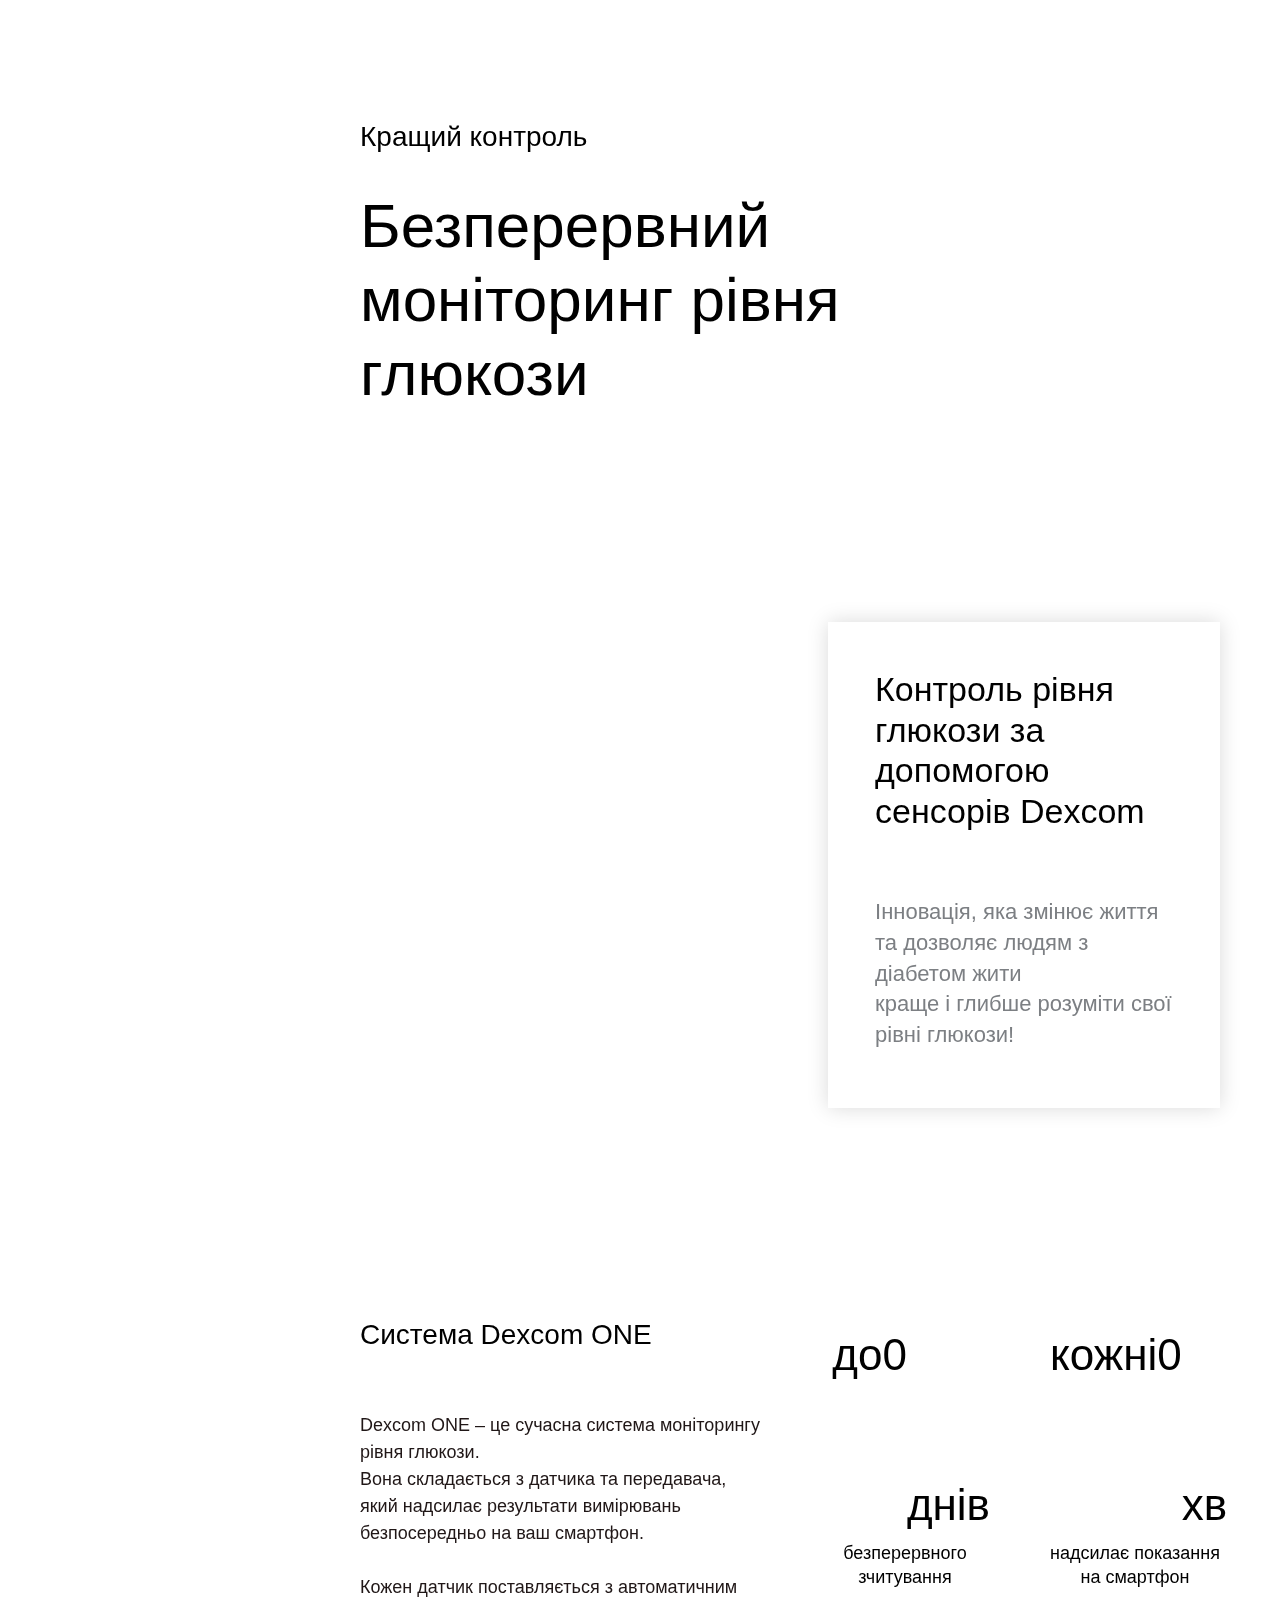
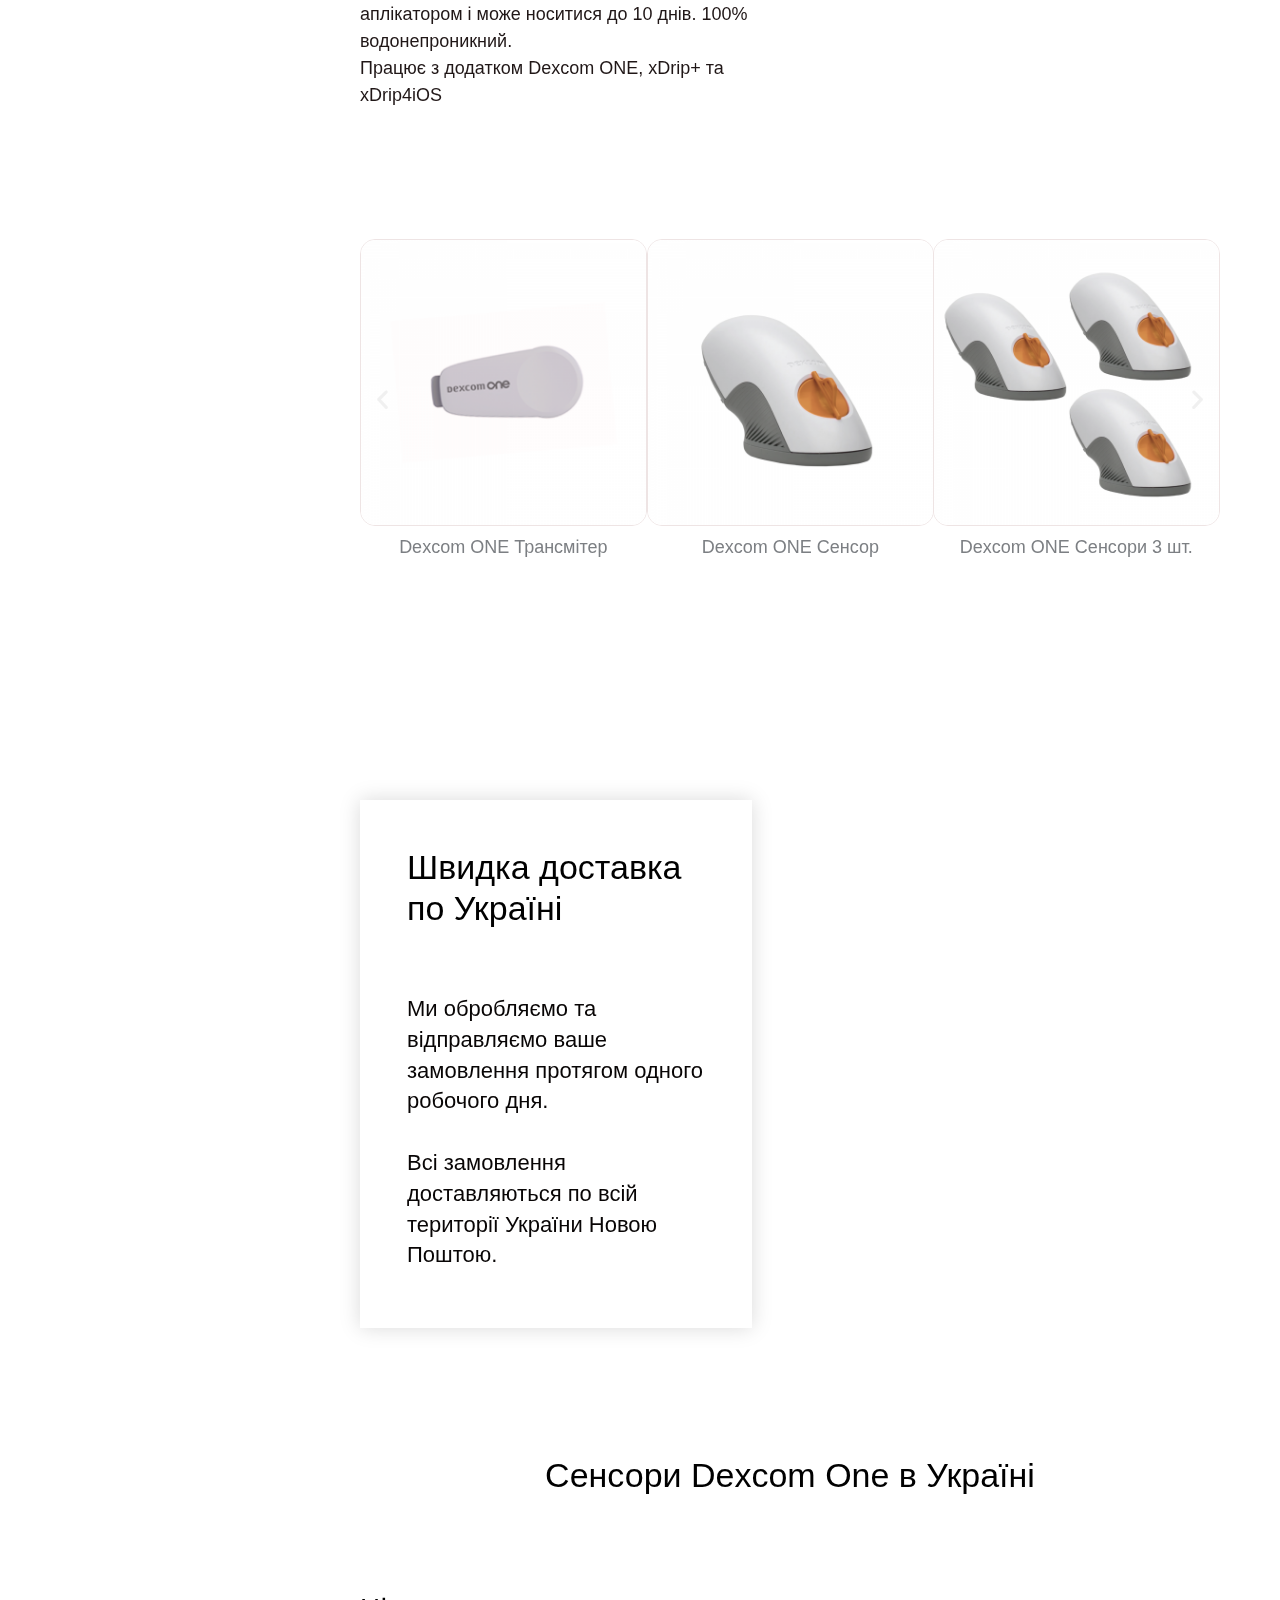
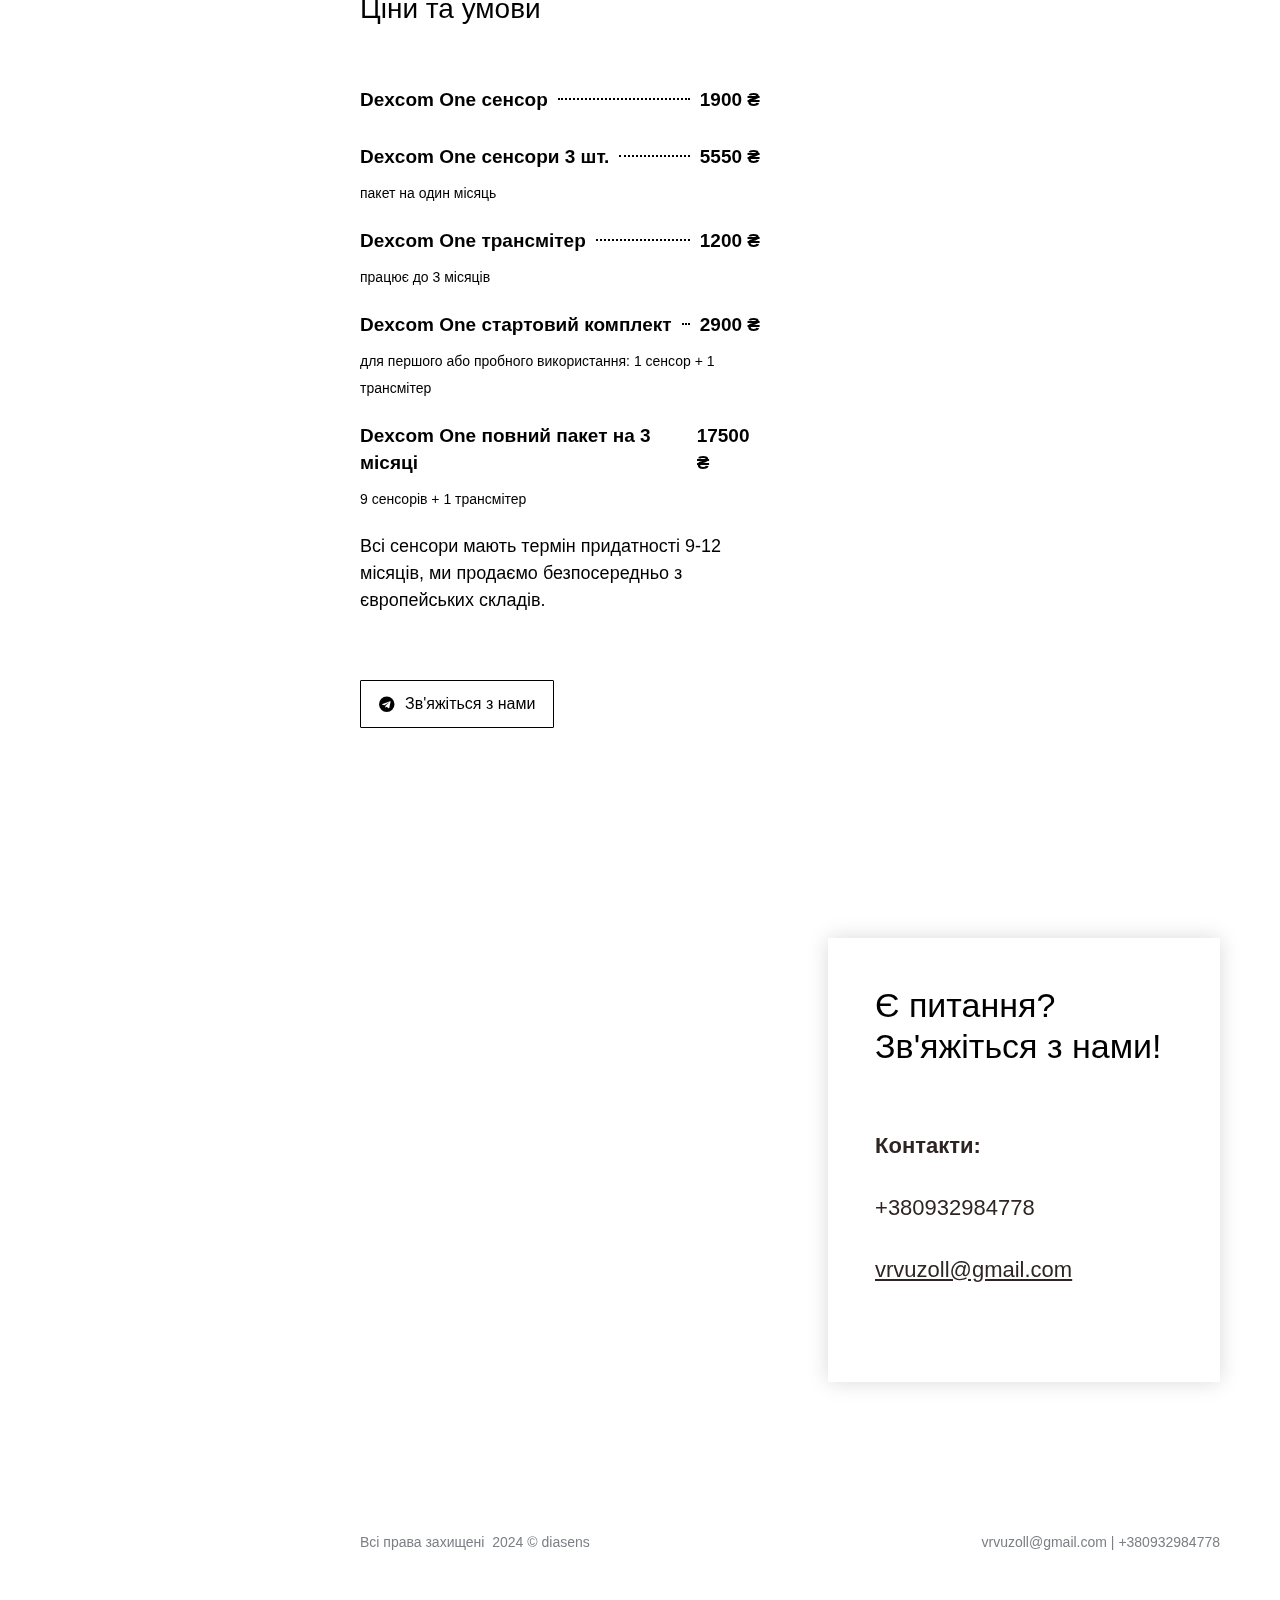
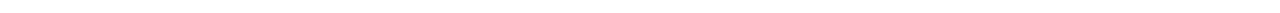
<file: index.htm>
﻿<!DOCTYPE html>
<!--[if !(IE 6) | !(IE 7) | !(IE 8)]><!-->
<html lang="en-GB" class="no-js">
  <!--<![endif]-->
  <head>
    <meta charset="UTF-8" />
    <meta
      name="viewport"
      content="width=device-width, initial-scale=1, maximum-scale=1, user-scalable=0"
    />
    <link rel="profile" href="https://gmpg.org/xfn/11" />
    <title>diasens — Сенсори Dexcom One в Україні</title>
    <meta name="robots" content="max-image-preview:large" />
    <link rel="dns-prefetch" href="//cdnjs.cloudflare.com" />
    <link
      rel="alternate"
      type="application/rss+xml"
      title="diasens — Сенсори Dexcom One в Україні &raquo; Feed"
      href="index.php/feed/index.htm"
    />
    <link
      rel="alternate"
      type="application/rss+xml"
      title="diasens — Сенсори Dexcom One в Україні &raquo; Comments Feed"
      href="index.php/comments/feed/index.htm"
    />
    <script type="text/javascript">
      /* <![CDATA[ */
      window._wpemojiSettings = {
        baseUrl: "https:\/\/s.w.org\/images\/core\/emoji\/15.0.3\/72x72\/",
        ext: ".png",
        svgUrl: "https:\/\/s.w.org\/images\/core\/emoji\/15.0.3\/svg\/",
        svgExt: ".svg",
        source: {
          concatemoji:
            "https:\/\/diasens.co.ua\/wp-includes\/js\/wp-emoji-release.min.js?ver=6.5.5",
        },
      };
      /*! This file is auto-generated */
      !(function (i, n) {
        var o, s, e;
        function c(e) {
          try {
            var t = { supportTests: e, timestamp: new Date().valueOf() };
            sessionStorage.setItem(o, JSON.stringify(t));
          } catch (e) {}
        }
        function p(e, t, n) {
          e.clearRect(0, 0, e.canvas.width, e.canvas.height),
            e.fillText(t, 0, 0);
          var t = new Uint32Array(
              e.getImageData(0, 0, e.canvas.width, e.canvas.height).data
            ),
            r =
              (e.clearRect(0, 0, e.canvas.width, e.canvas.height),
              e.fillText(n, 0, 0),
              new Uint32Array(
                e.getImageData(0, 0, e.canvas.width, e.canvas.height).data
              ));
          return t.every(function (e, t) {
            return e === r[t];
          });
        }
        function u(e, t, n) {
          switch (t) {
            case "flag":
              return n(
                e,
                "\ud83c\udff3\ufe0f\u200d\u26a7\ufe0f",
                "\ud83c\udff3\ufe0f\u200b\u26a7\ufe0f"
              )
                ? !1
                : !n(
                    e,
                    "\ud83c\uddfa\ud83c\uddf3",
                    "\ud83c\uddfa\u200b\ud83c\uddf3"
                  ) &&
                    !n(
                      e,
                      "\ud83c\udff4\udb40\udc67\udb40\udc62\udb40\udc65\udb40\udc6e\udb40\udc67\udb40\udc7f",
                      "\ud83c\udff4\u200b\udb40\udc67\u200b\udb40\udc62\u200b\udb40\udc65\u200b\udb40\udc6e\u200b\udb40\udc67\u200b\udb40\udc7f"
                    );
            case "emoji":
              return !n(
                e,
                "\ud83d\udc26\u200d\u2b1b",
                "\ud83d\udc26\u200b\u2b1b"
              );
          }
          return !1;
        }
        function f(e, t, n) {
          var r =
              "undefined" != typeof WorkerGlobalScope &&
              self instanceof WorkerGlobalScope
                ? new OffscreenCanvas(300, 150)
                : i.createElement("canvas"),
            a = r.getContext("2d", { willReadFrequently: !0 }),
            o = ((a.textBaseline = "top"), (a.font = "600 32px Arial"), {});
          return (
            e.forEach(function (e) {
              o[e] = t(a, e, n);
            }),
            o
          );
        }
        function t(e) {
          var t = i.createElement("script");
          (t.src = e), (t.defer = !0), i.head.appendChild(t);
        }
        "undefined" != typeof Promise &&
          ((o = "wpEmojiSettingsSupports"),
          (s = ["flag", "emoji"]),
          (n.supports = { everything: !0, everythingExceptFlag: !0 }),
          (e = new Promise(function (e) {
            i.addEventListener("DOMContentLoaded", e, { once: !0 });
          })),
          new Promise(function (t) {
            var n = (function () {
              try {
                var e = JSON.parse(sessionStorage.getItem(o));
                if (
                  "object" == typeof e &&
                  "number" == typeof e.timestamp &&
                  new Date().valueOf() < e.timestamp + 604800 &&
                  "object" == typeof e.supportTests
                )
                  return e.supportTests;
              } catch (e) {}
              return null;
            })();
            if (!n) {
              if (
                "undefined" != typeof Worker &&
                "undefined" != typeof OffscreenCanvas &&
                "undefined" != typeof URL &&
                URL.createObjectURL &&
                "undefined" != typeof Blob
              )
                try {
                  var e =
                      "postMessage(" +
                      f.toString() +
                      "(" +
                      [JSON.stringify(s), u.toString(), p.toString()].join(
                        ","
                      ) +
                      "));",
                    r = new Blob([e], { type: "text/javascript" }),
                    a = new Worker(URL.createObjectURL(r), {
                      name: "wpTestEmojiSupports",
                    });
                  return void (a.onmessage = function (e) {
                    c((n = e.data)), a.terminate(), t(n);
                  });
                } catch (e) {}
              c((n = f(s, u, p)));
            }
            t(n);
          })
            .then(function (e) {
              for (var t in e)
                (n.supports[t] = e[t]),
                  (n.supports.everything =
                    n.supports.everything && n.supports[t]),
                  "flag" !== t &&
                    (n.supports.everythingExceptFlag =
                      n.supports.everythingExceptFlag && n.supports[t]);
              (n.supports.everythingExceptFlag =
                n.supports.everythingExceptFlag && !n.supports.flag),
                (n.DOMReady = !1),
                (n.readyCallback = function () {
                  n.DOMReady = !0;
                });
            })
            .then(function () {
              return e;
            })
            .then(function () {
              var e;
              n.supports.everything ||
                (n.readyCallback(),
                (e = n.source || {}).concatemoji
                  ? t(e.concatemoji)
                  : e.wpemoji && e.twemoji && (t(e.twemoji), t(e.wpemoji)));
            }));
      })((window, document), window._wpemojiSettings);
      /* ]]> */
    </script>
    <style id="wp-emoji-styles-inline-css" type="text/css">
      img.wp-smiley,
      img.emoji {
        display: inline !important;
        border: none !important;
        box-shadow: none !important;
        height: 1em !important;
        width: 1em !important;
        margin: 0 0.07em !important;
        vertical-align: -0.1em !important;
        background: none !important;
        padding: 0 !important;
      }
    </style>
    <link
      rel="stylesheet"
      id="wp-block-library-css"
      href="wp-includes/css/dist/block-library/style.min.css?ver=6.5.5"
      type="text/css"
      media="all"
    />
    <style id="wp-block-library-theme-inline-css" type="text/css">
      .wp-block-audio figcaption {
        color: #555;
        font-size: 13px;
        text-align: center;
      }
      .is-dark-theme .wp-block-audio figcaption {
        color: #ffffffa6;
      }
      .wp-block-audio {
        margin: 0 0 1em;
      }
      .wp-block-code {
        border: 1px solid #ccc;
        border-radius: 4px;
        font-family: Menlo, Consolas, monaco, monospace;
        padding: 0.8em 1em;
      }
      .wp-block-embed figcaption {
        color: #555;
        font-size: 13px;
        text-align: center;
      }
      .is-dark-theme .wp-block-embed figcaption {
        color: #ffffffa6;
      }
      .wp-block-embed {
        margin: 0 0 1em;
      }
      .blocks-gallery-caption {
        color: #555;
        font-size: 13px;
        text-align: center;
      }
      .is-dark-theme .blocks-gallery-caption {
        color: #ffffffa6;
      }
      .wp-block-image figcaption {
        color: #555;
        font-size: 13px;
        text-align: center;
      }
      .is-dark-theme .wp-block-image figcaption {
        color: #ffffffa6;
      }
      .wp-block-image {
        margin: 0 0 1em;
      }
      .wp-block-pullquote {
        border-bottom: 4px solid;
        border-top: 4px solid;
        color: currentColor;
        margin-bottom: 1.75em;
      }
      .wp-block-pullquote cite,
      .wp-block-pullquote footer,
      .wp-block-pullquote__citation {
        color: currentColor;
        font-size: 0.8125em;
        font-style: normal;
        text-transform: uppercase;
      }
      .wp-block-quote {
        border-left: 0.25em solid;
        margin: 0 0 1.75em;
        padding-left: 1em;
      }
      .wp-block-quote cite,
      .wp-block-quote footer {
        color: currentColor;
        font-size: 0.8125em;
        font-style: normal;
        position: relative;
      }
      .wp-block-quote.has-text-align-right {
        border-left: none;
        border-right: 0.25em solid;
        padding-left: 0;
        padding-right: 1em;
      }
      .wp-block-quote.has-text-align-center {
        border: none;
        padding-left: 0;
      }
      .wp-block-quote.is-large,
      .wp-block-quote.is-style-large,
      .wp-block-quote.is-style-plain {
        border: none;
      }
      .wp-block-search .wp-block-search__label {
        font-weight: 700;
      }
      .wp-block-search__button {
        border: 1px solid #ccc;
        padding: 0.375em 0.625em;
      }
      :where(.wp-block-group.has-background) {
        padding: 1.25em 2.375em;
      }
      .wp-block-separator.has-css-opacity {
        opacity: 0.4;
      }
      .wp-block-separator {
        border: none;
        border-bottom: 2px solid;
        margin-left: auto;
        margin-right: auto;
      }
      .wp-block-separator.has-alpha-channel-opacity {
        opacity: 1;
      }
      .wp-block-separator:not(.is-style-wide):not(.is-style-dots) {
        width: 100px;
      }
      .wp-block-separator.has-background:not(.is-style-dots) {
        border-bottom: none;
        height: 1px;
      }
      .wp-block-separator.has-background:not(.is-style-wide):not(
          .is-style-dots
        ) {
        height: 2px;
      }
      .wp-block-table {
        margin: 0 0 1em;
      }
      .wp-block-table td,
      .wp-block-table th {
        word-break: normal;
      }
      .wp-block-table figcaption {
        color: #555;
        font-size: 13px;
        text-align: center;
      }
      .is-dark-theme .wp-block-table figcaption {
        color: #ffffffa6;
      }
      .wp-block-video figcaption {
        color: #555;
        font-size: 13px;
        text-align: center;
      }
      .is-dark-theme .wp-block-video figcaption {
        color: #ffffffa6;
      }
      .wp-block-video {
        margin: 0 0 1em;
      }
      .wp-block-template-part.has-background {
        margin-bottom: 0;
        margin-top: 0;
        padding: 1.25em 2.375em;
      }
    </style>
    <style id="classic-theme-styles-inline-css" type="text/css">
      /*! This file is auto-generated */
      .wp-block-button__link {
        color: #fff;
        background-color: #32373c;
        border-radius: 9999px;
        box-shadow: none;
        text-decoration: none;
        padding: calc(0.667em + 2px) calc(1.333em + 2px);
        font-size: 1.125em;
      }
      .wp-block-file__button {
        background: #32373c;
        color: #fff;
        text-decoration: none;
      }
    </style>
    <style id="global-styles-inline-css" type="text/css">
      body {
        --wp--preset--color--black: #000000;
        --wp--preset--color--cyan-bluish-gray: #abb8c3;
        --wp--preset--color--white: #fff;
        --wp--preset--color--pale-pink: #f78da7;
        --wp--preset--color--vivid-red: #cf2e2e;
        --wp--preset--color--luminous-vivid-orange: #ff6900;
        --wp--preset--color--luminous-vivid-amber: #fcb900;
        --wp--preset--color--light-green-cyan: #7bdcb5;
        --wp--preset--color--vivid-green-cyan: #00d084;
        --wp--preset--color--pale-cyan-blue: #8ed1fc;
        --wp--preset--color--vivid-cyan-blue: #0693e3;
        --wp--preset--color--vivid-purple: #9b51e0;
        --wp--preset--color--accent: #999999;
        --wp--preset--color--dark-gray: #111;
        --wp--preset--color--light-gray: #767676;
        --wp--preset--gradient--vivid-cyan-blue-to-vivid-purple: linear-gradient(
          135deg,
          rgba(6, 147, 227, 1) 0%,
          rgb(155, 81, 224) 100%
        );
        --wp--preset--gradient--light-green-cyan-to-vivid-green-cyan: linear-gradient(
          135deg,
          rgb(122, 220, 180) 0%,
          rgb(0, 208, 130) 100%
        );
        --wp--preset--gradient--luminous-vivid-amber-to-luminous-vivid-orange: linear-gradient(
          135deg,
          rgba(252, 185, 0, 1) 0%,
          rgba(255, 105, 0, 1) 100%
        );
        --wp--preset--gradient--luminous-vivid-orange-to-vivid-red: linear-gradient(
          135deg,
          rgba(255, 105, 0, 1) 0%,
          rgb(207, 46, 46) 100%
        );
        --wp--preset--gradient--very-light-gray-to-cyan-bluish-gray: linear-gradient(
          135deg,
          rgb(238, 238, 238) 0%,
          rgb(169, 184, 195) 100%
        );
        --wp--preset--gradient--cool-to-warm-spectrum: linear-gradient(
          135deg,
          rgb(74, 234, 220) 0%,
          rgb(151, 120, 209) 20%,
          rgb(207, 42, 186) 40%,
          rgb(238, 44, 130) 60%,
          rgb(251, 105, 98) 80%,
          rgb(254, 248, 76) 100%
        );
        --wp--preset--gradient--blush-light-purple: linear-gradient(
          135deg,
          rgb(255, 206, 236) 0%,
          rgb(152, 150, 240) 100%
        );
        --wp--preset--gradient--blush-bordeaux: linear-gradient(
          135deg,
          rgb(254, 205, 165) 0%,
          rgb(254, 45, 45) 50%,
          rgb(107, 0, 62) 100%
        );
        --wp--preset--gradient--luminous-dusk: linear-gradient(
          135deg,
          rgb(255, 203, 112) 0%,
          rgb(199, 81, 192) 50%,
          rgb(65, 88, 208) 100%
        );
        --wp--preset--gradient--pale-ocean: linear-gradient(
          135deg,
          rgb(255, 245, 203) 0%,
          rgb(182, 227, 212) 50%,
          rgb(51, 167, 181) 100%
        );
        --wp--preset--gradient--electric-grass: linear-gradient(
          135deg,
          rgb(202, 248, 128) 0%,
          rgb(113, 206, 126) 100%
        );
        --wp--preset--gradient--midnight: linear-gradient(
          135deg,
          rgb(2, 3, 129) 0%,
          rgb(40, 116, 252) 100%
        );
        --wp--preset--font-size--small: 13px;
        --wp--preset--font-size--medium: 20px;
        --wp--preset--font-size--large: 36px;
        --wp--preset--font-size--x-large: 42px;
        --wp--preset--spacing--20: 0.44rem;
        --wp--preset--spacing--30: 0.67rem;
        --wp--preset--spacing--40: 1rem;
        --wp--preset--spacing--50: 1.5rem;
        --wp--preset--spacing--60: 2.25rem;
        --wp--preset--spacing--70: 3.38rem;
        --wp--preset--spacing--80: 5.06rem;
        --wp--preset--shadow--natural: 6px 6px 9px rgba(0, 0, 0, 0.2);
        --wp--preset--shadow--deep: 12px 12px 50px rgba(0, 0, 0, 0.4);
        --wp--preset--shadow--sharp: 6px 6px 0px rgba(0, 0, 0, 0.2);
        --wp--preset--shadow--outlined: 6px 6px 0px -3px rgba(255, 255, 255, 1),
          6px 6px rgba(0, 0, 0, 1);
        --wp--preset--shadow--crisp: 6px 6px 0px rgba(0, 0, 0, 1);
      }
      :where(.is-layout-flex) {
        gap: 0.5em;
      }
      :where(.is-layout-grid) {
        gap: 0.5em;
      }
      body .is-layout-flex {
        display: flex;
      }
      body .is-layout-flex {
        flex-wrap: wrap;
        align-items: center;
      }
      body .is-layout-flex > * {
        margin: 0;
      }
      body .is-layout-grid {
        display: grid;
      }
      body .is-layout-grid > * {
        margin: 0;
      }
      :where(.wp-block-columns.is-layout-flex) {
        gap: 2em;
      }
      :where(.wp-block-columns.is-layout-grid) {
        gap: 2em;
      }
      :where(.wp-block-post-template.is-layout-flex) {
        gap: 1.25em;
      }
      :where(.wp-block-post-template.is-layout-grid) {
        gap: 1.25em;
      }
      .has-black-color {
        color: var(--wp--preset--color--black) !important;
      }
      .has-cyan-bluish-gray-color {
        color: var(--wp--preset--color--cyan-bluish-gray) !important;
      }
      .has-white-color {
        color: var(--wp--preset--color--white) !important;
      }
      .has-pale-pink-color {
        color: var(--wp--preset--color--pale-pink) !important;
      }
      .has-vivid-red-color {
        color: var(--wp--preset--color--vivid-red) !important;
      }
      .has-luminous-vivid-orange-color {
        color: var(--wp--preset--color--luminous-vivid-orange) !important;
      }
      .has-luminous-vivid-amber-color {
        color: var(--wp--preset--color--luminous-vivid-amber) !important;
      }
      .has-light-green-cyan-color {
        color: var(--wp--preset--color--light-green-cyan) !important;
      }
      .has-vivid-green-cyan-color {
        color: var(--wp--preset--color--vivid-green-cyan) !important;
      }
      .has-pale-cyan-blue-color {
        color: var(--wp--preset--color--pale-cyan-blue) !important;
      }
      .has-vivid-cyan-blue-color {
        color: var(--wp--preset--color--vivid-cyan-blue) !important;
      }
      .has-vivid-purple-color {
        color: var(--wp--preset--color--vivid-purple) !important;
      }
      .has-black-background-color {
        background-color: var(--wp--preset--color--black) !important;
      }
      .has-cyan-bluish-gray-background-color {
        background-color: var(--wp--preset--color--cyan-bluish-gray) !important;
      }
      .has-white-background-color {
        background-color: var(--wp--preset--color--white) !important;
      }
      .has-pale-pink-background-color {
        background-color: var(--wp--preset--color--pale-pink) !important;
      }
      .has-vivid-red-background-color {
        background-color: var(--wp--preset--color--vivid-red) !important;
      }
      .has-luminous-vivid-orange-background-color {
        background-color: var(
          --wp--preset--color--luminous-vivid-orange
        ) !important;
      }
      .has-luminous-vivid-amber-background-color {
        background-color: var(
          --wp--preset--color--luminous-vivid-amber
        ) !important;
      }
      .has-light-green-cyan-background-color {
        background-color: var(--wp--preset--color--light-green-cyan) !important;
      }
      .has-vivid-green-cyan-background-color {
        background-color: var(--wp--preset--color--vivid-green-cyan) !important;
      }
      .has-pale-cyan-blue-background-color {
        background-color: var(--wp--preset--color--pale-cyan-blue) !important;
      }
      .has-vivid-cyan-blue-background-color {
        background-color: var(--wp--preset--color--vivid-cyan-blue) !important;
      }
      .has-vivid-purple-background-color {
        background-color: var(--wp--preset--color--vivid-purple) !important;
      }
      .has-black-border-color {
        border-color: var(--wp--preset--color--black) !important;
      }
      .has-cyan-bluish-gray-border-color {
        border-color: var(--wp--preset--color--cyan-bluish-gray) !important;
      }
      .has-white-border-color {
        border-color: var(--wp--preset--color--white) !important;
      }
      .has-pale-pink-border-color {
        border-color: var(--wp--preset--color--pale-pink) !important;
      }
      .has-vivid-red-border-color {
        border-color: var(--wp--preset--color--vivid-red) !important;
      }
      .has-luminous-vivid-orange-border-color {
        border-color: var(
          --wp--preset--color--luminous-vivid-orange
        ) !important;
      }
      .has-luminous-vivid-amber-border-color {
        border-color: var(--wp--preset--color--luminous-vivid-amber) !important;
      }
      .has-light-green-cyan-border-color {
        border-color: var(--wp--preset--color--light-green-cyan) !important;
      }
      .has-vivid-green-cyan-border-color {
        border-color: var(--wp--preset--color--vivid-green-cyan) !important;
      }
      .has-pale-cyan-blue-border-color {
        border-color: var(--wp--preset--color--pale-cyan-blue) !important;
      }
      .has-vivid-cyan-blue-border-color {
        border-color: var(--wp--preset--color--vivid-cyan-blue) !important;
      }
      .has-vivid-purple-border-color {
        border-color: var(--wp--preset--color--vivid-purple) !important;
      }
      .has-vivid-cyan-blue-to-vivid-purple-gradient-background {
        background: var(
          --wp--preset--gradient--vivid-cyan-blue-to-vivid-purple
        ) !important;
      }
      .has-light-green-cyan-to-vivid-green-cyan-gradient-background {
        background: var(
          --wp--preset--gradient--light-green-cyan-to-vivid-green-cyan
        ) !important;
      }
      .has-luminous-vivid-amber-to-luminous-vivid-orange-gradient-background {
        background: var(
          --wp--preset--gradient--luminous-vivid-amber-to-luminous-vivid-orange
        ) !important;
      }
      .has-luminous-vivid-orange-to-vivid-red-gradient-background {
        background: var(
          --wp--preset--gradient--luminous-vivid-orange-to-vivid-red
        ) !important;
      }
      .has-very-light-gray-to-cyan-bluish-gray-gradient-background {
        background: var(
          --wp--preset--gradient--very-light-gray-to-cyan-bluish-gray
        ) !important;
      }
      .has-cool-to-warm-spectrum-gradient-background {
        background: var(
          --wp--preset--gradient--cool-to-warm-spectrum
        ) !important;
      }
      .has-blush-light-purple-gradient-background {
        background: var(--wp--preset--gradient--blush-light-purple) !important;
      }
      .has-blush-bordeaux-gradient-background {
        background: var(--wp--preset--gradient--blush-bordeaux) !important;
      }
      .has-luminous-dusk-gradient-background {
        background: var(--wp--preset--gradient--luminous-dusk) !important;
      }
      .has-pale-ocean-gradient-background {
        background: var(--wp--preset--gradient--pale-ocean) !important;
      }
      .has-electric-grass-gradient-background {
        background: var(--wp--preset--gradient--electric-grass) !important;
      }
      .has-midnight-gradient-background {
        background: var(--wp--preset--gradient--midnight) !important;
      }
      .has-small-font-size {
        font-size: var(--wp--preset--font-size--small) !important;
      }
      .has-medium-font-size {
        font-size: var(--wp--preset--font-size--medium) !important;
      }
      .has-large-font-size {
        font-size: var(--wp--preset--font-size--large) !important;
      }
      .has-x-large-font-size {
        font-size: var(--wp--preset--font-size--x-large) !important;
      }
      .wp-block-navigation a:where(:not(.wp-element-button)) {
        color: inherit;
      }
      :where(.wp-block-post-template.is-layout-flex) {
        gap: 1.25em;
      }
      :where(.wp-block-post-template.is-layout-grid) {
        gap: 1.25em;
      }
      :where(.wp-block-columns.is-layout-flex) {
        gap: 2em;
      }
      :where(.wp-block-columns.is-layout-grid) {
        gap: 2em;
      }
      .wp-block-pullquote {
        font-size: 1.5em;
        line-height: 1.6;
      }
    </style>
    <link
      rel="stylesheet"
      id="go-pricing-styles-css"
      href="wp-content/plugins/go_pricing/assets/css/go_pricing_styles.css?ver=3.4"
      type="text/css"
      media="all"
    />
    <link
      rel="stylesheet"
      id="elementor-icons-css"
      href="wp-content/plugins/elementor/assets/lib/eicons/css/elementor-icons.min.css?ver=5.23.0"
      type="text/css"
      media="all"
    />
    <link
      rel="stylesheet"
      id="elementor-frontend-css"
      href="wp-content/uploads/elementor/css/custom-frontend.min.css?ver=1719408761"
      type="text/css"
      media="all"
    />
    <link
      rel="stylesheet"
      id="swiper-css"
      href="wp-content/plugins/elementor/assets/lib/swiper/v8/css/swiper.min.css?ver=8.4.5"
      type="text/css"
      media="all"
    />
    <link
      rel="stylesheet"
      id="elementor-post-9-css"
      href="wp-content/uploads/elementor/css/post-9.css?ver=1719408761"
      type="text/css"
      media="all"
    />
    <link
      rel="stylesheet"
      id="elementor-pro-css"
      href="wp-content/uploads/elementor/css/custom-pro-frontend.min.css?ver=1719408761"
      type="text/css"
      media="all"
    />
    <link
      rel="stylesheet"
      id="elementor-global-css"
      href="wp-content/uploads/elementor/css/global.css?ver=1719408761"
      type="text/css"
      media="all"
    />
    <link
      rel="stylesheet"
      id="elementor-post-1671-css"
      href="wp-content/uploads/elementor/css/post-1671.css?ver=1719408761"
      type="text/css"
      media="all"
    />
    <link
      rel="stylesheet"
      id="elementor-post-4924-css"
      href="wp-content/uploads/elementor/css/post-4924.css?ver=1719408761"
      type="text/css"
      media="all"
    />
    <link
      rel="stylesheet"
      id="elementor-post-5352-css"
      href="wp-content/uploads/elementor/css/post-5352.css?ver=1719408761"
      type="text/css"
      media="all"
    />
    <link
      rel="stylesheet"
      id="elementor-post-1321-css"
      href="wp-content/uploads/elementor/css/post-1321.css?ver=1719408761"
      type="text/css"
      media="all"
    />
    <link
      rel="stylesheet"
      id="elementor-post-4609-css"
      href="wp-content/uploads/elementor/css/post-4609.css?ver=1719408761"
      type="text/css"
      media="all"
    />
    <link
      rel="stylesheet"
      id="dt-main-css"
      href="wp-content/themes/dt-the7/css/main.min.css?ver=11.9.2"
      type="text/css"
      media="all"
    />
    <style id="dt-main-inline-css" type="text/css">
      body #load {
        display: block;
        height: 100%;
        overflow: hidden;
        position: fixed;
        width: 100%;
        z-index: 9901;
        opacity: 1;
        visibility: visible;
        transition: all 0.35s ease-out;
      }
      .load-wrap {
        width: 100%;
        height: 100%;
        background-position: center center;
        background-repeat: no-repeat;
        text-align: center;
        display: -ms-flexbox;
        display: -ms-flex;
        display: flex;
        -ms-align-items: center;
        -ms-flex-align: center;
        align-items: center;
        -ms-flex-flow: column wrap;
        flex-flow: column wrap;
        -ms-flex-pack: center;
        -ms-justify-content: center;
        justify-content: center;
      }
      .load-wrap > svg {
        position: absolute;
        top: 50%;
        left: 50%;
        transform: translate(-50%, -50%);
      }
      #load {
        background: var(--the7-elementor-beautiful-loading-bg, #ffffff);
        --the7-beautiful-spinner-color2: var(
          --the7-beautiful-spinner-color,
          rgba(0, 0, 0, 0.12)
        );
      }
    </style>
    <link
      rel="stylesheet"
      id="the7-custom-scrollbar-css"
      href="wp-content/themes/dt-the7/lib/custom-scrollbar/custom-scrollbar.min.css?ver=11.9.2"
      type="text/css"
      media="all"
    />
    <link
      rel="stylesheet"
      id="the7-css-vars-css"
      href="wp-content/uploads/the7-css/css-vars.css?ver=504c8499d920"
      type="text/css"
      media="all"
    />
    <link
      rel="stylesheet"
      id="dt-custom-css"
      href="wp-content/uploads/the7-css/custom.css?ver=504c8499d920"
      type="text/css"
      media="all"
    />
    <link
      rel="stylesheet"
      id="dt-media-css"
      href="wp-content/uploads/the7-css/media.css?ver=504c8499d920"
      type="text/css"
      media="all"
    />
    <link
      rel="stylesheet"
      id="the7-mega-menu-css"
      href="wp-content/uploads/the7-css/mega-menu.css?ver=504c8499d920"
      type="text/css"
      media="all"
    />
    <link
      rel="stylesheet"
      id="the7-elements-css"
      href="wp-content/uploads/the7-css/post-type-dynamic.css?ver=504c8499d920"
      type="text/css"
      media="all"
    />
    <link
      rel="stylesheet"
      id="style-css"
      href="wp-content/themes/dt-the7/style.css?ver=11.9.2"
      type="text/css"
      media="all"
    />
    <link
      rel="stylesheet"
      id="the7-elementor-global-css"
      href="wp-content/themes/dt-the7/css/compatibility/elementor/elementor-global.min.css?ver=11.9.2"
      type="text/css"
      media="all"
    />
    <link
      rel="stylesheet"
      id="the7-image-box-widget-css"
      href="wp-content/themes/dt-the7/css/compatibility/elementor/the7-image-widget.min.css?ver=11.9.2"
      type="text/css"
      media="all"
    />
    <link
      rel="stylesheet"
      id="the7-vertical-menu-widget-css"
      href="wp-content/themes/dt-the7/css/compatibility/elementor/the7-vertical-menu-widget.min.css?ver=11.9.2"
      type="text/css"
      media="all"
    />
    <link
      rel="stylesheet"
      id="google-fonts-1-css"
      href="css?family=Nunito%3A100%2C100italic%2C200%2C200italic%2C300%2C300italic%2C400%2C400italic%2C500%2C500italic%2C600%2C600italic%2C700%2C700italic%2C800%2C800italic%2C900%2C900italic&#038;display=swap&#038;ver=6.5.5"
      type="text/css"
      media="all"
    />
    <link
      rel="stylesheet"
      id="elementor-icons-the7-feather-css"
      href="wp-content/uploads/elementor/custom-icons/the7-feather/style.css?ver=1.0.0"
      type="text/css"
      media="all"
    />
    <link
      rel="stylesheet"
      id="elementor-icons-shared-0-css"
      href="wp-content/plugins/elementor/assets/lib/font-awesome/css/fontawesome.min.css?ver=5.15.3"
      type="text/css"
      media="all"
    />
    <link
      rel="stylesheet"
      id="elementor-icons-fa-brands-css"
      href="wp-content/plugins/elementor/assets/lib/font-awesome/css/brands.min.css?ver=5.15.3"
      type="text/css"
      media="all"
    />
    <link
      rel="stylesheet"
      id="elementor-icons-fa-solid-css"
      href="wp-content/plugins/elementor/assets/lib/font-awesome/css/solid.min.css?ver=5.15.3"
      type="text/css"
      media="all"
    />
    <link rel="preconnect" href="https://fonts.gstatic.com/" crossorigin="" />
    <script
      type="text/javascript"
      src="wp-includes/js/jquery/jquery.min.js?ver=3.7.1"
      id="jquery-core-js"
    ></script>
    <script
      type="text/javascript"
      src="wp-includes/js/jquery/jquery-migrate.min.js?ver=3.4.1"
      id="jquery-migrate-js"
    ></script>
    <script type="text/javascript" id="gw-tweenmax-js-before">
      /* <![CDATA[ */
      var oldGS = window.GreenSockGlobals,
        oldGSQueue = window._gsQueue,
        oldGSDefine = window._gsDefine;
      window._gsDefine = null;
      delete window._gsDefine;
      var gwGS = (window.GreenSockGlobals = {});
      /* ]]> */
    </script>
    <script
      type="text/javascript"
      src="ajax/libs/gsap/1.11.2/TweenMax.min.js"
      id="gw-tweenmax-js"
    ></script>
    <script type="text/javascript" id="gw-tweenmax-js-after">
      /* <![CDATA[ */
      try {
        window.GreenSockGlobals = null;
        window._gsQueue = null;
        window._gsDefine = null;
        delete window.GreenSockGlobals;
        delete window._gsQueue;
        delete window._gsDefine;
        window.GreenSockGlobals = oldGS;
        window._gsQueue = oldGSQueue;
        window._gsDefine = oldGSDefine;
      } catch (e) {}
      /* ]]> */
    </script>
    <script type="text/javascript" id="dt-above-fold-js-extra">
      /* <![CDATA[ */
      var dtLocal = {
        themeUrl: "https:\/\/diasens.co.ua\/wp-content\/themes\/dt-the7",
        passText: "To view this protected post, enter the password below:",
        moreButtonText: { loading: "Loading...", loadMore: "Load more" },
        postID: "1671",
        ajaxurl: "https:\/\/diasens.co.ua\/wp-admin\/admin-ajax.php",
        REST: {
          baseUrl: "https:\/\/diasens.co.ua\/index.php\/wp-json\/the7\/v1",
          endpoints: { sendMail: "\/send-mail" },
        },
        contactMessages: {
          required:
            "One or more fields have an error. Please check and try again.",
          terms: "Please accept the privacy policy.",
          fillTheCaptchaError: "Please, fill the captcha.",
        },
        captchaSiteKey: "",
        ajaxNonce: "7c20267dea",
        pageData: { type: "page", template: "page", layout: null },
        themeSettings: {
          smoothScroll: "off",
          lazyLoading: false,
          desktopHeader: { height: "" },
          ToggleCaptionEnabled: "disabled",
          ToggleCaption: "Navigation",
          floatingHeader: {
            showAfter: 94,
            showMenu: false,
            height: 64,
            logo: {
              showLogo: true,
              html: "",
              url: "https:\/\/diasens.co.ua\/",
            },
          },
          topLine: { floatingTopLine: { logo: { showLogo: false, html: "" } } },
          mobileHeader: {
            firstSwitchPoint: 1150,
            secondSwitchPoint: 600,
            firstSwitchPointHeight: 60,
            secondSwitchPointHeight: 50,
            mobileToggleCaptionEnabled: "right",
            mobileToggleCaption: "Menu",
          },
          stickyMobileHeaderFirstSwitch: { logo: { html: "" } },
          stickyMobileHeaderSecondSwitch: { logo: { html: "" } },
          sidebar: { switchPoint: 992 },
          boxedWidth: "1280px",
        },
        elementor: { settings: { container_width: 1200 } },
      };
      var dtShare = {
        shareButtonText: {
          facebook: "Share on Facebook",
          twitter: "Tweet",
          pinterest: "Pin it",
          linkedin: "Share on Linkedin",
          whatsapp: "Share on Whatsapp",
        },
        overlayOpacity: "90",
      };
      /* ]]> */
    </script>
    <script
      type="text/javascript"
      src="wp-content/themes/dt-the7/js/above-the-fold.min.js?ver=11.9.2"
      id="dt-above-fold-js"
    ></script>
    <link rel="https://api.w.org/" href="index.php/wp-json/index.htm" />
    <link
      rel="alternate"
      type="application/json"
      href="index.php/wp-json/wp/v2/pages/1671"
    />
    <link
      rel="EditURI"
      type="application/rsd+xml"
      title="RSD"
      href="xmlrpc.php?rsd"
    />
    <meta name="generator" content="WordPress 6.5.5" />
    <link rel="canonical" href="index.htm" />
    <link rel="shortlink" href="index.htm" />
    <link
      rel="alternate"
      type="application/json+oembed"
      href="index.php/wp-json/oembed/1.0/embed?url=https%3A%2F%2Fdiasens.co.ua%2F"
    />
    <link
      rel="alternate"
      type="text/xml+oembed"
      href="index.php/wp-json/oembed/1.0/embed-1?url=https%3A%2F%2Fdiasens.co.ua%2F&#038;format=xml"
    />
    <script type="text/javascript">
      (function (c, l, a, r, i, t, y) {
        c[a] =
          c[a] ||
          function () {
            (c[a].q = c[a].q || []).push(arguments);
          };
        t = l.createElement(r);
        t.async = 1;
        t.src = "https://www.clarity.ms/tag/" + i + "?ref=wordpress";
        y = l.getElementsByTagName(r)[0];
        y.parentNode.insertBefore(t, y);
      })(window, document, "clarity", "script", "j2y917mlhs");
    </script>
    <meta
      property="og:site_name"
      content="diasens — Сенсори Dexcom One в Україні"
    />
    <meta property="og:title" content="diasens" />
    <meta
      property="og:description"
      content="Кращий контроль для кращого завтра Безперервний моніторинг рівня глюкози Контроль рівня глюкози за допомогою сенсорів Dexcom Iнновація, яка змінює життя та дозволяє людям з діабетом жити краще і глибше розуміти свої рівні глюкози! Система Dexcom ONE Dexcom ONE &#8211; це сучасна система моніторингу рівня глюкози.Вона складається з датчика та передавача, який надсилає результати вимірювань безпосередньо&hellip;"
    />
    <meta
      property="og:image"
      content="https://diasens.co.ua/wp-content/uploads/2021/08/diasens-logo-2.png"
    />
    <meta property="og:url" content="https://diasens.co.ua/" />
    <meta property="og:type" content="website" />
    <meta
      name="generator"
      content="Elementor 3.17.3; features: e_dom_optimization, e_optimized_assets_loading; settings: css_print_method-external, google_font-enabled, font_display-swap"
    />
    <style type="text/css">
      .recentcomments a {
        display: inline !important;
        padding: 0 !important;
        margin: 0 !important;
      }
    </style>
    <script type="text/javascript" id="the7-loader-script">
      document.addEventListener("DOMContentLoaded", function (event) {
        var load = document.getElementById("load");
        if (!load.classList.contains("loader-removed")) {
          var removeLoading = setTimeout(function () {
            load.className += " loader-removed";
          }, 300);
        }
      });
    </script>
    <link
      rel="icon"
      href="wp-content/uploads/2023/10/cropped-ds-favicon-32x32.png"
      sizes="32x32"
    />
    <link
      rel="icon"
      href="wp-content/uploads/2023/10/cropped-ds-favicon-192x192.png"
      sizes="192x192"
    />
    <link
      rel="apple-touch-icon"
      href="wp-content/uploads/2023/10/cropped-ds-favicon-180x180.png"
    />
    <meta
      name="msapplication-TileImage"
      content="https://diasens.co.ua/wp-content/uploads/2023/10/cropped-ds-favicon-270x270.png"
    />
    <style id="the7-custom-inline-css" type="text/css">
      .sub-nav .menu-item i.fa,
      .sub-nav .menu-item i.fas,
      .sub-nav .menu-item i.far,
      .sub-nav .menu-item i.fab {
        text-align: center;
        width: 1.25em;
      }
    </style>
  </head>
  <body
    id="the7-body"
    class="home page-template-default page page-id-1671 wp-custom-logo wp-embed-responsive the7-core-ver-2.7.7 dt-responsive-on right-mobile-menu-close-icon ouside-menu-close-icon mobile-close-right-caption fade-thin-mobile-menu-close-icon fade-medium-menu-close-icon srcset-enabled btn-flat custom-btn-color custom-btn-hover-color first-switch-logo-left first-switch-menu-right second-switch-logo-left second-switch-menu-right right-mobile-menu layzr-loading-on popup-message-style the7-ver-11.9.2 elementor-default elementor-template-full-width elementor-clear-template elementor-kit-9 elementor-page elementor-page-1671 elementor-page-4609"
  >
    <!-- The7 11.9.2 -->
    <div id="load" class="ring-loader">
      <div class="load-wrap">
        <style type="text/css">
          .the7-spinner {
            width: 72px;
            height: 72px;
            position: relative;
          }
          .the7-spinner > div {
            border-radius: 50%;
            width: 9px;
            left: 0;
            box-sizing: border-box;
            display: block;
            position: absolute;
            border: 9px solid #fff;
            width: 72px;
            height: 72px;
          }
          .the7-spinner-ring-bg {
            opacity: 0.25;
          }
          div.the7-spinner-ring {
            animation: spinner-animation 0.8s cubic-bezier(1, 1, 1, 1) infinite;
            border-color: var(--the7-beautiful-spinner-color2) transparent
              transparent transparent;
          }

          @keyframes spinner-animation {
            from {
              transform: rotate(0deg);
            }
            to {
              transform: rotate(360deg);
            }
          }
        </style>

        <div class="the7-spinner">
          <div class="the7-spinner-ring-bg"></div>
          <div class="the7-spinner-ring"></div>
        </div>
      </div>
    </div>
    <div id="page">
      <a class="skip-link screen-reader-text" href="#content"
        >Skip to content</a
      >

      <div
        data-elementor-type="header"
        data-elementor-id="5352"
        class="elementor elementor-5352 elementor-location-header"
        data-elementor-post-type="elementor_library"
      >
        <section
          class="elementor-section elementor-top-section elementor-element elementor-element-13fc36e1 elementor-section-height-min-height elementor-section-full_width elementor-hidden-desktop the7-e-sticky-row-yes elementor-section-height-default elementor-section-items-middle"
          data-id="13fc36e1"
          data-element_type="section"
          data-settings='{"background_background":"classic","animation_tablet":"none","the7_sticky_row":"yes","the7_sticky_row_devices":["desktop","tablet","mobile"],"the7_sticky_row_offset":0}'
        >
          <div class="elementor-container elementor-column-gap-no">
            <div
              class="elementor-column elementor-col-50 elementor-top-column elementor-element elementor-element-73d983f4"
              data-id="73d983f4"
              data-element_type="column"
            >
              <div class="elementor-widget-wrap elementor-element-populated">
                <div
                  class="elementor-element elementor-element-53c974ed elementor-align-left elementor-widget elementor-widget-the7_button_widget"
                  data-id="53c974ed"
                  data-element_type="widget"
                  data-widget_type="the7_button_widget.default"
                >
                  <div class="elementor-widget-container">
                    <div class="elementor-button-wrapper">
                      <a
                        href="#elementor-action%3Aaction%3Dpopup%3Aopen%26settings%3DeyJpZCI6IjUzMjQiLCJ0b2dnbGUiOmZhbHNlfQ%3D%3D"
                        class="box-button elementor-button elementor-size-xs no-text"
                        ><i
                          aria-hidden="true"
                          class="elementor-button-icon fas fa-bars"
                        ></i
                      ></a>
                    </div>
                  </div>
                </div>
              </div>
            </div>
            <div
              class="elementor-column elementor-col-50 elementor-top-column elementor-element elementor-element-77e5b055"
              data-id="77e5b055"
              data-element_type="column"
            >
              <div class="elementor-widget-wrap elementor-element-populated">
                <div
                  class="elementor-element elementor-element-775d011 elementor-widget elementor-widget-image"
                  data-id="775d011"
                  data-element_type="widget"
                  data-widget_type="image.default"
                >
                  <div class="elementor-widget-container">
                    <a href="index.htm">
                      <img
                        width="500"
                        height="200"
                        src="data:image/svg+xml;charset=utf-8,%3Csvg xmlns%3D'http%3A%2F%2Fwww.w3.org%2F2000%2Fsvg' viewBox%3D'0 0 500 200'%2F%3E"
                        data-src="https://diasens.co.ua/wp-content/uploads/2021/08/diasens-landscape.png"
                        class="lazy-load attachment-full size-full wp-image-6254"
                        alt=""
                        data-srcset="https://diasens.co.ua/wp-content/uploads/2021/08/diasens-landscape.png 500w, https://diasens.co.ua/wp-content/uploads/2021/08/diasens-landscape-300x120.png 300w"
                        sizes="(max-width: 500px) 100vw, 500px"
                      />
                    </a>
                  </div>
                </div>
              </div>
            </div>
          </div>
        </section>
      </div>

      <div id="main" class="sidebar-none sidebar-divider-off">
        <div class="main-gradient"></div>
        <div class="wf-wrap">
          <div class="wf-container-main">
            <div id="content" class="content" role="main">
              <div
                data-elementor-type="single-page"
                data-elementor-id="4609"
                class="elementor elementor-4609 elementor-location-single post-1671 page type-page status-publish has-post-thumbnail hentry"
                data-elementor-post-type="elementor_library"
              >
                <section
                  class="elementor-section elementor-top-section elementor-element elementor-element-8a0bf64 elementor-section-full_width elementor-section-height-default elementor-section-height-default"
                  data-id="8a0bf64"
                  data-element_type="section"
                >
                  <div class="elementor-container elementor-column-gap-no">
                    <div
                      class="elementor-column elementor-col-100 elementor-top-column elementor-element elementor-element-a7b7ef0"
                      data-id="a7b7ef0"
                      data-element_type="column"
                    >
                      <div
                        class="elementor-widget-wrap elementor-element-populated"
                      >
                        <div
                          class="elementor-element elementor-element-4fc5a88 elementor-widget elementor-widget-theme-post-content"
                          data-id="4fc5a88"
                          data-element_type="widget"
                          data-widget_type="theme-post-content.default"
                        >
                          <div class="elementor-widget-container">
                            <div
                              data-elementor-type="wp-page"
                              data-elementor-id="1671"
                              class="elementor elementor-1671"
                              data-elementor-post-type="page"
                            >
                              <section
                                class="elementor-section elementor-top-section elementor-element elementor-element-27a401b6 elementor-section-boxed elementor-section-height-default elementor-section-height-default"
                                data-id="27a401b6"
                                data-element_type="section"
                                id="home"
                                data-settings='{"background_background":"classic"}'
                              >
                                <div
                                  class="elementor-container elementor-column-gap-wider"
                                >
                                  <div
                                    class="elementor-column elementor-col-50 elementor-top-column elementor-element elementor-element-47348303"
                                    data-id="47348303"
                                    data-element_type="column"
                                  >
                                    <div
                                      class="elementor-widget-wrap elementor-element-populated"
                                    >
                                      <div
                                        class="elementor-element elementor-element-a4c0fde elementor-headline--style-highlight elementor-widget elementor-widget-animated-headline"
                                        data-id="a4c0fde"
                                        data-element_type="widget"
                                        data-settings='{"marker":"underline","highlighted_text":"\u043a\u0440\u0430\u0449\u043e\u0433\u043e \u0437\u0430\u0432\u0442\u0440\u0430","highlight_iteration_delay":5000,"headline_style":"highlight","loop":"yes","highlight_animation_duration":1200}'
                                        data-widget_type="animated-headline.default"
                                      >
                                        <div class="elementor-widget-container">
                                          <h3 class="elementor-headline">
                                            <span
                                              class="elementor-headline-plain-text elementor-headline-text-wrapper"
                                              >Кращий контроль</span
                                            >
                                           
                                          </h3>
                                        </div>
                                      </div>
                                      <div
                                        class="elementor-element elementor-element-24f92943 elementor-widget__width-initial elementor-widget elementor-widget-heading"
                                        data-id="24f92943"
                                        data-element_type="widget"
                                        data-widget_type="heading.default"
                                      >
                                        <div class="elementor-widget-container">
                                          <h2
                                            class="elementor-heading-title elementor-size-default"
                                          >
                                            Безперервний моніторинг рівня
                                            глюкози
                                          </h2>
                                        </div>
                                      </div>
                                    </div>
                                  </div>
                                  <div
                                    class="elementor-column elementor-col-50 elementor-top-column elementor-element elementor-element-2715442e"
                                    data-id="2715442e"
                                    data-element_type="column"
                                    data-settings='{"background_background":"classic"}'
                                  >
                                    <div class="elementor-widget-wrap"></div>
                                  </div>
                                </div>
                              </section>
                              <section
                                class="elementor-section elementor-top-section elementor-element elementor-element-969b71f elementor-section-height-min-height elementor-section-items-stretch elementor-section-boxed elementor-section-height-default"
                                data-id="969b71f"
                                data-element_type="section"
                              >
                                <div
                                  class="elementor-container elementor-column-gap-no"
                                >
                                  <div
                                    class="elementor-column elementor-col-50 elementor-top-column elementor-element elementor-element-2fe3512"
                                    data-id="2fe3512"
                                    data-element_type="column"
                                    data-settings='{"background_background":"classic","background_motion_fx_motion_fx_scrolling":"yes","background_motion_fx_translateY_effect":"yes","background_motion_fx_translateY_speed":{"unit":"px","size":4,"sizes":[]},"background_motion_fx_translateY_affectedRange":{"unit":"%","size":"","sizes":{"start":0,"end":100}},"background_motion_fx_devices":["desktop","tablet","mobile"]}'
                                  >
                                    <div
                                      class="elementor-widget-wrap elementor-element-populated"
                                    >
                                      <div
                                        class="elementor-element elementor-element-9a8e86c elementor-widget elementor-widget-spacer"
                                        data-id="9a8e86c"
                                        data-element_type="widget"
                                        data-widget_type="spacer.default"
                                      >
                                        <div class="elementor-widget-container">
                                          <div class="elementor-spacer">
                                            <div
                                              class="elementor-spacer-inner"
                                            ></div>
                                          </div>
                                        </div>
                                      </div>
                                    </div>
                                  </div>
                                  <div
                                    class="elementor-column elementor-col-50 elementor-top-column elementor-element elementor-element-02bbe90"
                                    data-id="02bbe90"
                                    data-element_type="column"
                                    data-settings='{"background_background":"classic"}'
                                  >
                                    <div
                                      class="elementor-widget-wrap elementor-element-populated"
                                    >
                                      <div
                                        class="elementor-element elementor-element-ce7215d elementor-widget elementor-widget-heading"
                                        data-id="ce7215d"
                                        data-element_type="widget"
                                        data-widget_type="heading.default"
                                      >
                                        <div class="elementor-widget-container">
                                          <h3
                                            class="elementor-heading-title elementor-size-default"
                                          >
                                            Контроль рівня глюкози за допомогою
                                            сенсорів Dexcom
                                          </h3>
                                        </div>
                                      </div>
                                      <div
                                        class="elementor-element elementor-element-69da7eb elementor-widget elementor-widget-spacer"
                                        data-id="69da7eb"
                                        data-element_type="widget"
                                        data-widget_type="spacer.default"
                                      >
                                        <div class="elementor-widget-container">
                                          <div class="elementor-spacer">
                                            <div
                                              class="elementor-spacer-inner"
                                            ></div>
                                          </div>
                                        </div>
                                      </div>
                                      <div
                                        class="elementor-element elementor-element-f683f49 elementor-widget elementor-widget-text-editor"
                                        data-id="f683f49"
                                        data-element_type="widget"
                                        data-widget_type="text-editor.default"
                                      >
                                        <div class="elementor-widget-container">
                                          <p>
                                            Iнновація, яка змінює життя та
                                            дозволяє людям з діабетом жити
                                            <br />краще і глибше розуміти свої
                                            рівні глюкози!
                                          </p>
                                        </div>
                                      </div>
                                    </div>
                                  </div>
                                </div>
                              </section>
                              <section
                                class="elementor-section elementor-top-section elementor-element elementor-element-7f2ec9fb elementor-section-boxed elementor-section-height-default elementor-section-height-default"
                                data-id="7f2ec9fb"
                                data-element_type="section"
                              >
                                <div
                                  class="elementor-container elementor-column-gap-wider"
                                >
                                  <div
                                    class="elementor-column elementor-col-50 elementor-top-column elementor-element elementor-element-4aabfdf5"
                                    data-id="4aabfdf5"
                                    data-element_type="column"
                                  >
                                    <div
                                      class="elementor-widget-wrap elementor-element-populated"
                                    >
                                      <div
                                        class="elementor-element elementor-element-48064ac elementor-widget elementor-widget-heading"
                                        data-id="48064ac"
                                        data-element_type="widget"
                                        data-widget_type="heading.default"
                                      >
                                        <div class="elementor-widget-container">
                                          <h3
                                            class="elementor-heading-title elementor-size-default"
                                          >
                                            Система Dexcom ONE
                                          </h3>
                                        </div>
                                      </div>
                                      <div
                                        class="elementor-element elementor-element-0be2fbc elementor-widget elementor-widget-spacer"
                                        data-id="0be2fbc"
                                        data-element_type="widget"
                                        data-widget_type="spacer.default"
                                      >
                                        <div class="elementor-widget-container">
                                          <div class="elementor-spacer">
                                            <div
                                              class="elementor-spacer-inner"
                                            ></div>
                                          </div>
                                        </div>
                                      </div>
                                      <div
                                        class="elementor-element elementor-element-3473f29a elementor-widget elementor-widget-text-editor"
                                        data-id="3473f29a"
                                        data-element_type="widget"
                                        data-widget_type="text-editor.default"
                                      >
                                        <div class="elementor-widget-container">
                                          <p>
                                            Dexcom ONE &#8211; це сучасна
                                            система моніторингу рівня
                                            глюкози.<br />Вона складається з
                                            датчика та передавача, який надсилає
                                            результати вимірювань безпосередньо
                                            на ваш смартфон.<br /><br />Кожен
                                            датчик поставляється з автоматичним
                                            аплікатором і може носитися до 10
                                            днів. 100% водонепроникний.<br />Працює
                                            з додатком Dexcom ONE, xDrip+ та
                                            xDrip4iOS
                                          </p>
                                        </div>
                                      </div>
                                    </div>
                                  </div>
                                  <div
                                    class="elementor-column elementor-col-25 elementor-top-column elementor-element elementor-element-3427e833"
                                    data-id="3427e833"
                                    data-element_type="column"
                                  >
                                    <div
                                      class="elementor-widget-wrap elementor-element-populated"
                                    >
                                      <div
                                        class="elementor-element elementor-element-5209ecbf elementor-widget elementor-widget-counter"
                                        data-id="5209ecbf"
                                        data-element_type="widget"
                                        data-widget_type="counter.default"
                                      >
                                        <div class="elementor-widget-container">
                                          <div class="elementor-counter">
                                            <div
                                              class="elementor-counter-number-wrapper"
                                            >
                                              <span
                                                class="elementor-counter-number-prefix"
                                                >до
                                              </span>
                                              <span
                                                class="elementor-counter-number"
                                                data-duration="2000"
                                                data-to-value="10"
                                                data-from-value="0"
                                                data-delimiter=","
                                                >0</span
                                              >
                                              <span
                                                class="elementor-counter-number-suffix"
                                              >
                                                днів</span
                                              >
                                            </div>
                                            <div
                                              class="elementor-counter-title"
                                            >
                                              безперервного зчитування
                                            </div>
                                          </div>
                                        </div>
                                      </div>
                                      <div
                                        class="elementor-element elementor-element-3a5241c elementor-widget elementor-widget-spacer"
                                        data-id="3a5241c"
                                        data-element_type="widget"
                                        data-widget_type="spacer.default"
                                      >
                                        <div class="elementor-widget-container">
                                          <div class="elementor-spacer">
                                            <div
                                              class="elementor-spacer-inner"
                                            ></div>
                                          </div>
                                        </div>
                                      </div>
                                    </div>
                                  </div>
                                  <div
                                    class="elementor-column elementor-col-25 elementor-top-column elementor-element elementor-element-d0d7fee"
                                    data-id="d0d7fee"
                                    data-element_type="column"
                                  >
                                    <div
                                      class="elementor-widget-wrap elementor-element-populated"
                                    >
                                      <div
                                        class="elementor-element elementor-element-6bbd8859 elementor-widget elementor-widget-counter"
                                        data-id="6bbd8859"
                                        data-element_type="widget"
                                        data-widget_type="counter.default"
                                      >
                                        <div class="elementor-widget-container">
                                          <div class="elementor-counter">
                                            <div
                                              class="elementor-counter-number-wrapper"
                                            >
                                              <span
                                                class="elementor-counter-number-prefix"
                                                >кожні
                                              </span>
                                              <span
                                                class="elementor-counter-number"
                                                data-duration="2003"
                                                data-to-value="5"
                                                data-from-value="0"
                                                data-delimiter=","
                                                >0</span
                                              >
                                              <span
                                                class="elementor-counter-number-suffix"
                                              >
                                                хв</span
                                              >
                                            </div>
                                            <div
                                              class="elementor-counter-title"
                                            >
                                              надсилає показання на смартфон
                                            </div>
                                          </div>
                                        </div>
                                      </div>
                                      <div
                                        class="elementor-element elementor-element-625746c elementor-widget elementor-widget-spacer"
                                        data-id="625746c"
                                        data-element_type="widget"
                                        data-widget_type="spacer.default"
                                      >
                                        <div class="elementor-widget-container">
                                          <div class="elementor-spacer">
                                            <div
                                              class="elementor-spacer-inner"
                                            ></div>
                                          </div>
                                        </div>
                                      </div>
                                    </div>
                                  </div>
                                </div>
                              </section>
                              <section
                                class="elementor-section elementor-top-section elementor-element elementor-element-2427f33e elementor-section-boxed elementor-section-height-default elementor-section-height-default"
                                data-id="2427f33e"
                                data-element_type="section"
                              >
                                <div
                                  class="elementor-container elementor-column-gap-wider"
                                >
                                  <div
                                    class="elementor-column elementor-col-100 elementor-top-column elementor-element elementor-element-3e73f811"
                                    data-id="3e73f811"
                                    data-element_type="column"
                                  >
                                    <div
                                      class="elementor-widget-wrap elementor-element-populated"
                                    >
                                      <div
                                        class="elementor-element elementor-element-5b62041 elementor-arrows-position-inside elementor-pagination-position-outside elementor-widget elementor-widget-image-carousel"
                                        data-id="5b62041"
                                        data-element_type="widget"
                                        data-settings='{"speed":800,"slides_to_show_mobile":"1","navigation":"both","autoplay":"yes","pause_on_hover":"yes","pause_on_interaction":"yes","autoplay_speed":5000,"infinite":"yes"}'
                                        data-widget_type="image-carousel.default"
                                      >
                                        <div class="elementor-widget-container">
                                          <div
                                            class="elementor-image-carousel-wrapper swiper"
                                            dir="ltr"
                                          >
                                            <div
                                              class="elementor-image-carousel swiper-wrapper"
                                              aria-live="off"
                                            >
                                              <div
                                                class="swiper-slide"
                                                role="group"
                                                aria-roledescription="slide"
                                                aria-label="1 of 3"
                                              >
                                                <figure
                                                  class="swiper-slide-inner"
                                                >
                                                  <img
                                                    decoding="async"
                                                    class="swiper-slide-image"
                                                    src="wp-content/uploads/2023/09/Dexcom-ONE-Transmitter-e1681562151865.png"
                                                    alt="Dexcom ONE Трансмітер"
                                                  />
                                                  <figcaption
                                                    class="elementor-image-carousel-caption"
                                                  >
                                                    Dexcom ONE Трансмітер
                                                  </figcaption>
                                                </figure>
                                              </div>
                                              <div
                                                class="swiper-slide"
                                                role="group"
                                                aria-roledescription="slide"
                                                aria-label="2 of 3"
                                              >
                                                <figure
                                                  class="swiper-slide-inner"
                                                >
                                                  <img
                                                    decoding="async"
                                                    class="swiper-slide-image"
                                                    src="wp-content/uploads/2023/09/DX1-Sensor-300x300.png"
                                                    alt="Dexcom ONE Сенсор"
                                                  />
                                                  <figcaption
                                                    class="elementor-image-carousel-caption"
                                                  >
                                                    Dexcom ONE Сенсор
                                                  </figcaption>
                                                </figure>
                                              </div>
                                              <div
                                                class="swiper-slide"
                                                role="group"
                                                aria-roledescription="slide"
                                                aria-label="3 of 3"
                                              >
                                                <figure
                                                  class="swiper-slide-inner"
                                                >
                                                  <img
                                                    decoding="async"
                                                    class="swiper-slide-image"
                                                    src="wp-content/uploads/2023/09/DX1-Sensors-3-pack-300x300.png"
                                                    alt="Dexcom ONE Сенсори 3 шт."
                                                  />
                                                  <figcaption
                                                    class="elementor-image-carousel-caption"
                                                  >
                                                    Dexcom ONE Сенсори 3 шт.
                                                  </figcaption>
                                                </figure>
                                              </div>
                                            </div>
                                            <div
                                              class="elementor-swiper-button elementor-swiper-button-prev"
                                              role="button"
                                              tabindex="0"
                                            >
                                              <i
                                                aria-hidden="true"
                                                class="eicon-chevron-left"
                                              ></i>
                                            </div>
                                            <div
                                              class="elementor-swiper-button elementor-swiper-button-next"
                                              role="button"
                                              tabindex="0"
                                            >
                                              <i
                                                aria-hidden="true"
                                                class="eicon-chevron-right"
                                              ></i>
                                            </div>

                                            <div
                                              class="swiper-pagination"
                                            ></div>
                                          </div>
                                        </div>
                                      </div>
                                    </div>
                                  </div>
                                </div>
                              </section>
                              <section
                                class="elementor-section elementor-top-section elementor-element elementor-element-ad5d34e elementor-section-height-min-height elementor-reverse-mobile elementor-section-items-stretch elementor-section-boxed elementor-section-height-default"
                                data-id="ad5d34e"
                                data-element_type="section"
                              >
                                <div
                                  class="elementor-container elementor-column-gap-no"
                                >
                                  <div
                                    class="elementor-column elementor-col-50 elementor-top-column elementor-element elementor-element-c709791"
                                    data-id="c709791"
                                    data-element_type="column"
                                    data-settings='{"background_background":"classic"}'
                                  >
                                    <div
                                      class="elementor-widget-wrap elementor-element-populated"
                                    >
                                      <div
                                        class="elementor-element elementor-element-510bcb6c elementor-widget elementor-widget-heading"
                                        data-id="510bcb6c"
                                        data-element_type="widget"
                                        data-widget_type="heading.default"
                                      >
                                        <div class="elementor-widget-container">
                                          <h3
                                            class="elementor-heading-title elementor-size-default"
                                          >
                                            Швидка доставка по Україні
                                          </h3>
                                        </div>
                                      </div>
                                      <div
                                        class="elementor-element elementor-element-72c6ecf elementor-widget elementor-widget-spacer"
                                        data-id="72c6ecf"
                                        data-element_type="widget"
                                        data-widget_type="spacer.default"
                                      >
                                        <div class="elementor-widget-container">
                                          <div class="elementor-spacer">
                                            <div
                                              class="elementor-spacer-inner"
                                            ></div>
                                          </div>
                                        </div>
                                      </div>
                                      <div
                                        class="elementor-element elementor-element-7b14845 elementor-widget elementor-widget-text-editor"
                                        data-id="7b14845"
                                        data-element_type="widget"
                                        data-widget_type="text-editor.default"
                                      >
                                        <div class="elementor-widget-container">
                                          <p>
                                            Ми обробляємо та відправляємо ваше
                                            замовлення протягом одного робочого
                                            дня.<br /><br />Всі замовлення
                                            доставляються по всій території
                                            України Новою Поштою.
                                          </p>
                                        </div>
                                      </div>
                                    </div>
                                  </div>
                                  <div
                                    class="elementor-column elementor-col-50 elementor-top-column elementor-element elementor-element-e066ad7"
                                    data-id="e066ad7"
                                    data-element_type="column"
                                    data-settings='{"background_background":"classic","background_motion_fx_motion_fx_scrolling":"yes","background_motion_fx_translateY_effect":"yes","background_motion_fx_translateY_speed":{"unit":"px","size":4,"sizes":[]},"background_motion_fx_translateY_affectedRange":{"unit":"%","size":"","sizes":{"start":0,"end":100}},"background_motion_fx_devices":["desktop","tablet","mobile"]}'
                                  >
                                    <div
                                      class="elementor-widget-wrap elementor-element-populated"
                                    >
                                      <div
                                        class="elementor-element elementor-element-8aec7f5 elementor-widget elementor-widget-spacer"
                                        data-id="8aec7f5"
                                        data-element_type="widget"
                                        data-widget_type="spacer.default"
                                      >
                                        <div class="elementor-widget-container">
                                          <div class="elementor-spacer">
                                            <div
                                              class="elementor-spacer-inner"
                                            ></div>
                                          </div>
                                        </div>
                                      </div>
                                    </div>
                                  </div>
                                </div>
                              </section>
                              <div
                                class="elementor-element elementor-element-bcfde65 e-flex e-con-boxed e-con e-parent"
                                data-id="bcfde65"
                                data-element_type="container"
                                data-settings='{"content_width":"boxed"}'
                                data-core-v316-plus="true"
                              >
                                <div class="e-con-inner">
                                  <div
                                    class="elementor-element elementor-element-124b8ef elementor-widget elementor-widget-heading"
                                    data-id="124b8ef"
                                    data-element_type="widget"
                                    data-widget_type="heading.default"
                                  >
                                    <div class="elementor-widget-container">
                                      <h2
                                        class="elementor-heading-title elementor-size-default"
                                      >
                                        Сенсори Dexcom One в Україні
                                      </h2>
                                    </div>
                                  </div>
                                </div>
                              </div>
                              <section
                                class="elementor-section elementor-top-section elementor-element elementor-element-4a97d93 elementor-section-boxed elementor-section-height-default elementor-section-height-default"
                                data-id="4a97d93"
                                data-element_type="section"
                                id="price"
                              >
                                <div
                                  class="elementor-container elementor-column-gap-wider"
                                >
                                  <div
                                    class="elementor-column elementor-col-50 elementor-top-column elementor-element elementor-element-3ea6c86"
                                    data-id="3ea6c86"
                                    data-element_type="column"
                                  >
                                    <div
                                      class="elementor-widget-wrap elementor-element-populated"
                                    >
                                      <div
                                        class="elementor-element elementor-element-4fa45b6 elementor-widget elementor-widget-heading"
                                        data-id="4fa45b6"
                                        data-element_type="widget"
                                        data-widget_type="heading.default"
                                      >
                                        <div class="elementor-widget-container">
                                          <h3
                                            class="elementor-heading-title elementor-size-default"
                                          >
                                            Ціни та умови
                                          </h3>
                                        </div>
                                      </div>
                                      <div
                                        class="elementor-element elementor-element-39a7bc0 elementor-widget elementor-widget-spacer"
                                        data-id="39a7bc0"
                                        data-element_type="widget"
                                        data-widget_type="spacer.default"
                                      >
                                        <div class="elementor-widget-container">
                                          <div class="elementor-spacer">
                                            <div
                                              class="elementor-spacer-inner"
                                            ></div>
                                          </div>
                                        </div>
                                      </div>
                                      <div
                                        class="elementor-element elementor-element-c51bb07 elementor-widget elementor-widget-price-list"
                                        data-id="c51bb07"
                                        data-element_type="widget"
                                        data-widget_type="price-list.default"
                                      >
                                        <div class="elementor-widget-container">
                                          <ul class="elementor-price-list">
                                            <li>
                                              <a
                                                class="elementor-price-list-item"
                                                href="#"
                                              >
                                                <div
                                                  class="elementor-price-list-text"
                                                >
                                                  <div
                                                    class="elementor-price-list-header"
                                                  >
                                                    <span
                                                      class="elementor-price-list-title"
                                                    >
                                                      Dexcom Оne сенсор
                                                    </span>
                                                    <span
                                                      class="elementor-price-list-separator"
                                                    ></span>
                                                    <span
                                                      class="elementor-price-list-price"
                                                      >1900 ₴</span
                                                    >
                                                  </div>
                                                </div>
                                              </a>
                                            </li>
                                            <li>
                                              <a
                                                class="elementor-price-list-item"
                                                href="#"
                                              >
                                                <div
                                                  class="elementor-price-list-text"
                                                >
                                                  <div
                                                    class="elementor-price-list-header"
                                                  >
                                                    <span
                                                      class="elementor-price-list-title"
                                                    >
                                                      Dexcom Оne сенсори 3 шт.
                                                    </span>
                                                    <span
                                                      class="elementor-price-list-separator"
                                                    ></span>
                                                    <span
                                                      class="elementor-price-list-price"
                                                      >5550 ₴</span
                                                    >
                                                  </div>
                                                  <p
                                                    class="elementor-price-list-description"
                                                  >
                                                    пакет на один місяць
                                                  </p>
                                                </div>
                                              </a>
                                            </li>
                                            <li>
                                              <a
                                                class="elementor-price-list-item"
                                                href="#"
                                              >
                                                <div
                                                  class="elementor-price-list-text"
                                                >
                                                  <div
                                                    class="elementor-price-list-header"
                                                  >
                                                    <span
                                                      class="elementor-price-list-title"
                                                    >
                                                      Dexcom Оne трансмітер
                                                    </span>
                                                    <span
                                                      class="elementor-price-list-separator"
                                                    ></span>
                                                    <span
                                                      class="elementor-price-list-price"
                                                      >1200 ₴</span
                                                    >
                                                  </div>
                                                  <p
                                                    class="elementor-price-list-description"
                                                  >
                                                    працює до 3 місяців
                                                  </p>
                                                </div>
                                              </a>
                                            </li>
                                            <li>
                                              <a
                                                class="elementor-price-list-item"
                                                href="#"
                                              >
                                                <div
                                                  class="elementor-price-list-text"
                                                >
                                                  <div
                                                    class="elementor-price-list-header"
                                                  >
                                                    <span
                                                      class="elementor-price-list-title"
                                                    >
                                                      Dexcom One стартовий
                                                      комплект
                                                    </span>
                                                    <span
                                                      class="elementor-price-list-separator"
                                                    ></span>
                                                    <span
                                                      class="elementor-price-list-price"
                                                      >2900 ₴</span
                                                    >
                                                  </div>
                                                  <p
                                                    class="elementor-price-list-description"
                                                  >
                                                    для першого або пробного
                                                    використання: 1 сенсор + 1
                                                    трансмітер
                                                  </p>
                                                </div>
                                              </a>
                                            </li>
                                            <li>
                                              <a
                                                class="elementor-price-list-item"
                                                href="#"
                                              >
                                                <div
                                                  class="elementor-price-list-text"
                                                >
                                                  <div
                                                    class="elementor-price-list-header"
                                                  >
                                                    <span
                                                      class="elementor-price-list-title"
                                                    >
                                                      Dexcom Оne повний пакет на
                                                      3 місяці
                                                    </span>
                                                    <span
                                                      class="elementor-price-list-separator"
                                                    ></span>
                                                    <span
                                                      class="elementor-price-list-price"
                                                      >17500 ₴</span
                                                    >
                                                  </div>
                                                  <p
                                                    class="elementor-price-list-description"
                                                  >
                                                    9 сенсорів + 1 трансмітер
                                                  </p>
                                                </div>
                                              </a>
                                            </li>
                                          </ul>
                                        </div>
                                      </div>
                                      <div
                                        class="elementor-element elementor-element-811a5be elementor-widget elementor-widget-text-editor"
                                        data-id="811a5be"
                                        data-element_type="widget"
                                        data-widget_type="text-editor.default"
                                      >
                                        <div class="elementor-widget-container">
                                          <p>
                                            Всі сенсори мають термін придатності
                                            9-12 місяців, ми продаємо
                                            безпосередньо з європейських
                                            складів.
                                          </p>
                                        </div>
                                      </div>
                                      <div
                                        class="elementor-element elementor-element-6fc34d3 elementor-widget elementor-widget-spacer"
                                        data-id="6fc34d3"
                                        data-element_type="widget"
                                        data-widget_type="spacer.default"
                                      >
                                        <div class="elementor-widget-container">
                                          <div class="elementor-spacer">
                                            <div
                                              class="elementor-spacer-inner"
                                            ></div>
                                          </div>
                                        </div>
                                      </div>
                                      <div
                                        class="elementor-element elementor-element-c009d81 elementor-align-left elementor-widget elementor-widget-the7_button_widget"
                                        data-id="c009d81"
                                        data-element_type="widget"
                                        data-widget_type="the7_button_widget.default"
                                      >
                                        <div class="elementor-widget-container">
											<div class="elementor-button-wrapper">
												<a
												  href="https://t.me/vuzoll"
												  class="box-button elementor-button elementor-size-md"
												  target="_blank"
												>
												  Зв'яжіться з нами
												  <i aria-hidden="true" class="elementor-button-icon fab fa-telegram"></i>
												</a>
											  </div>
											  
                                        </div>
                                      </div>
                                    </div>
                                  </div>
                                  <div
                                    class="elementor-column elementor-col-50 elementor-top-column elementor-element elementor-element-96cd79d"
                                    data-id="96cd79d"
                                    data-element_type="column"
                                  >
                                    <div
                                      class="elementor-widget-wrap elementor-element-populated"
                                    >
                                      <div
                                        class="elementor-element elementor-element-46aefd2 content-align-center the7-hover-visibility-disabled transform-overlay-yes exceeding-frame-yes elementor-invisible elementor-widget elementor-widget-the7-image-widget"
                                        data-id="46aefd2"
                                        data-element_type="widget"
                                        data-settings='{"_animation":"fadeIn","hover_visibility":"disabled"}'
                                        data-widget_type="the7-image-widget.default"
                                      >
                                        <div class="elementor-widget-container">
                                          <div class="the7-image-container">
                                            <div
                                              class="the7-image-wrapper the7-elementor-widget the7-transform-container"
                                            >
                                              <div
                                                class="post-thumbnail-rollover layzr-bg img-css-resize-wrapper"
                                              >
                                                <img
                                                  width="720"
                                                  height="720"
                                                  src="data:image/svg+xml,%3Csvg%20xmlns%3D'http%3A%2F%2Fwww.w3.org%2F2000%2Fsvg'%20viewBox%3D'0%200%201%201'%2F%3E"
                                                  class="attachment-large size-large preload-me aspect lazy lazy-load"
                                                  alt=""
                                                  decoding="async"
                                                  sizes="(max-width: 720px) 100vw, 720px"
                                                  data-src="https://diasens.co.ua/wp-content/uploads/2023/09/Transmitter-close-up.jpg"
                                                  loading="eager"
                                                  data-srcset="https://diasens.co.ua/wp-content/uploads/2023/09/Transmitter-close-up.jpg 720w, https://diasens.co.ua/wp-content/uploads/2023/09/Transmitter-close-up-300x300.jpg 300w, https://diasens.co.ua/wp-content/uploads/2023/09/Transmitter-close-up-150x150.jpg 150w"
                                                />
                                              </div>
                                            </div>
                                          </div>
                                        </div>
                                      </div>
                                    </div>
                                  </div>
                                </div>
                              </section>
                              <section
                                class="elementor-section elementor-top-section elementor-element elementor-element-c354935 elementor-section-height-min-height elementor-section-items-stretch elementor-section-boxed elementor-section-height-default"
                                data-id="c354935"
                                data-element_type="section"
                                id="contact"
                              >
                                <div
                                  class="elementor-container elementor-column-gap-no"
                                >
                                  <div
                                    class="elementor-column elementor-col-50 elementor-top-column elementor-element elementor-element-80a9e0f"
                                    data-id="80a9e0f"
                                    data-element_type="column"
                                    data-settings='{"background_background":"classic","background_motion_fx_motion_fx_scrolling":"yes","background_motion_fx_translateY_effect":"yes","background_motion_fx_translateY_speed":{"unit":"px","size":4,"sizes":[]},"background_motion_fx_translateY_affectedRange":{"unit":"%","size":"","sizes":{"start":0,"end":100}},"background_motion_fx_devices":["desktop","tablet","mobile"]}'
                                  >
                                    <div
                                      class="elementor-widget-wrap elementor-element-populated"
                                    >
                                      <div
                                        class="elementor-element elementor-element-0a8b4dc elementor-widget elementor-widget-spacer"
                                        data-id="0a8b4dc"
                                        data-element_type="widget"
                                        data-widget_type="spacer.default"
                                      >
                                        <div class="elementor-widget-container">
                                          <div class="elementor-spacer">
                                            <div
                                              class="elementor-spacer-inner"
                                            ></div>
                                          </div>
                                        </div>
                                      </div>
                                    </div>
                                  </div>
                                  <div
                                    class="elementor-column elementor-col-50 elementor-top-column elementor-element elementor-element-0c47e00"
                                    data-id="0c47e00"
                                    data-element_type="column"
                                    data-settings='{"background_background":"classic"}'
                                  >
                                    <div
                                      class="elementor-widget-wrap elementor-element-populated"
                                    >
                                      <div
                                        class="elementor-element elementor-element-4aef239 elementor-widget elementor-widget-heading"
                                        data-id="4aef239"
                                        data-element_type="widget"
                                        data-widget_type="heading.default"
                                      >
                                        <div class="elementor-widget-container">
                                          <h3
                                            class="elementor-heading-title elementor-size-default"
                                          >
                                            Є питання? Зв'яжіться з нами!
                                          </h3>
                                        </div>
                                      </div>
                                      <div
                                        class="elementor-element elementor-element-c37ff50 elementor-widget elementor-widget-spacer"
                                        data-id="c37ff50"
                                        data-element_type="widget"
                                        data-widget_type="spacer.default"
                                      >
                                        <div class="elementor-widget-container">
                                          <div class="elementor-spacer">
                                            <div
                                              class="elementor-spacer-inner"
                                            ></div>
                                          </div>
                                        </div>
                                      </div>
                                      <div
                                        class="elementor-element elementor-element-de0d6aa elementor-widget elementor-widget-text-editor"
                                        data-id="de0d6aa"
                                        data-element_type="widget"
                                        data-widget_type="text-editor.default"
                                      >
                                        <div class="elementor-widget-container">
                                          <p>
                                            <strong>Контакти:</strong
                                            ><br />
                                            <br />+380932984778<br /><br /><span
                                              style="text-decoration: underline"
                                              >vrvuzoll@gmail.com</span
                                            >
                                          </p>
                                        </div>
                                      </div>
                                      <div
                                        class="elementor-element elementor-element-444de41 elementor-widget elementor-widget-spacer"
                                        data-id="444de41"
                                        data-element_type="widget"
                                        data-widget_type="spacer.default"
                                      >
                                        <div class="elementor-widget-container">
                                          <div class="elementor-spacer">
                                            <div
                                              class="elementor-spacer-inner"
                                            ></div>
                                          </div>
                                        </div>
                                      </div>
                                    </div>
                                  </div>
                                </div>
                              </section>
                            </div>
                          </div>
                        </div>
                      </div>
                    </div>
                  </div>
                </section>
              </div>
            </div>
            <!-- #content -->
          </div>
          <!-- .wf-container -->
        </div>
        <!-- .wf-wrap -->
      </div>
      <!-- #main -->

      <!-- !Footer -->
      <footer id="footer" class="footer solid-bg elementor-footer">
        <div class="wf-wrap">
          <div class="wf-container-footer">
            <div class="wf-container">
              <div
                data-elementor-type="footer"
                data-elementor-id="1321"
                class="elementor elementor-1321 elementor-location-footer"
                data-elementor-post-type="elementor_library"
              >
                <section
                  class="elementor-section elementor-top-section elementor-element elementor-element-f4f4d5d elementor-section-full_width elementor-section-height-default elementor-section-height-default"
                  data-id="f4f4d5d"
                  data-element_type="section"
                >
                  <div class="elementor-container elementor-column-gap-no">
                    <div
                      class="elementor-column elementor-col-100 elementor-top-column elementor-element elementor-element-18a2637"
                      data-id="18a2637"
                      data-element_type="column"
                    >
                      <div
                        class="elementor-widget-wrap elementor-element-populated"
                      >
                        <section
                          class="elementor-section elementor-inner-section elementor-element elementor-element-96c9994 elementor-section-boxed elementor-section-height-default elementor-section-height-default"
                          data-id="96c9994"
                          data-element_type="section"
                        >
                          <div
                            class="elementor-container elementor-column-gap-wider"
                          >
                            <div
                              class="elementor-column elementor-col-50 elementor-inner-column elementor-element elementor-element-92c6d4d"
                              data-id="92c6d4d"
                              data-element_type="column"
                            >
                              <div
                                class="elementor-widget-wrap elementor-element-populated"
                              >
                                <div
                                  class="elementor-element elementor-element-e649b57 elementor-widget elementor-widget-text-editor"
                                  data-id="e649b57"
                                  data-element_type="widget"
                                  data-widget_type="text-editor.default"
                                >
                                  <div class="elementor-widget-container">
                                    <p>Всі права захищені  2024 © diasens</p>
                                  </div>
                                </div>
                              </div>
                            </div>
                            <div
                              class="elementor-column elementor-col-50 elementor-inner-column elementor-element elementor-element-47aca28"
                              data-id="47aca28"
                              data-element_type="column"
                            >
                              <div
                                class="elementor-widget-wrap elementor-element-populated"
                              >
                                <div
                                  class="elementor-element elementor-element-566d5d3 elementor-widget elementor-widget-text-editor"
                                  data-id="566d5d3"
                                  data-element_type="widget"
                                  data-widget_type="text-editor.default"
                                >
                                  <div class="elementor-widget-container">
                                    <p>
                                      vrvuzoll@gmail.com | +380932984778
                                      
                                    </p>
                                  </div>
                                </div>
                              </div>
                            </div>
                          </div>
                        </section>
                      </div>
                    </div>
                  </div>
                </section>
              </div>
            </div>
            <!-- .wf-container -->
          </div>
          <!-- .wf-container-footer -->
        </div>
        <!-- .wf-wrap -->
      </footer>
      <!-- #footer -->

      <a href="#" class="scroll-top scroll-top-elementor-icon">
        <i aria-hidden="true" class="feather feather-arrow-up"></i>
        <span class="screen-reader-text">Go to Top</span>
      </a>
    </div>
    <!-- #page -->

    <div
      data-elementor-type="popup"
      data-elementor-id="5324"
      class="elementor elementor-5324 elementor-location-popup"
      data-elementor-settings='{"entrance_animation_duration":{"unit":"px","size":0.3,"sizes":[]},"entrance_animation":"fadeInLeft","exit_animation":"fadeInLeft","prevent_scroll":"yes","a11y_navigation":"yes","timing":[]}'
      data-elementor-post-type="elementor_library"
    >
      <section
        class="elementor-section elementor-top-section elementor-element elementor-element-1e1462f9 elementor-section-boxed elementor-section-height-default elementor-section-height-default"
        data-id="1e1462f9"
        data-element_type="section"
      >
        <div class="elementor-container elementor-column-gap-no">
          <div
            class="elementor-column elementor-col-100 elementor-top-column elementor-element elementor-element-6e781d1b"
            data-id="6e781d1b"
            data-element_type="column"
          >
            <div class="elementor-widget-wrap elementor-element-populated">
              <div
                class="elementor-element elementor-element-603318e dt-nav-menu_align-left dt-sub-menu_align-left elementor-widget elementor-widget-the7_nav-menu"
                data-id="603318e"
                data-element_type="widget"
                data-settings='{"submenu_display":"on_item_click"}'
                data-widget_type="the7_nav-menu.default"
              >
                <div class="elementor-widget-container">
                  <nav
                    class="dt-nav-menu--main dt-nav-menu__container dt-sub-menu-display-on_item_click dt-icon-align-with_text dt-icon-position-right dt-sub-icon-position-right dt-sub-icon-align-with_text"
                  >
                    <ul class="dt-nav-menu">
                      <li
                        class="menu-item menu-item-type-custom menu-item-object-custom menu-item-6363 first depth-0"
                      >
                        <a href="#home" data-level="1"
                          ><span class="item-content"
                            ><span class="menu-item-text"
                              ><span class="menu-text">Головна</span></span
                            ></span
                          ><span
                            class="right next-level-button"
                            data-icon="feather feather-chevron-up"
                            ><i
                              aria-hidden="true"
                              class="open-button feather feather-chevron-down"
                            ></i>
                            <i
                              aria-hidden="true"
                              class="icon-active feather feather-chevron-up"
                            ></i></span
                        ></a>
                      </li>
                      <li
                        class="menu-item menu-item-type-custom menu-item-object-custom menu-item-6364 depth-0"
                      >
                        <a href="#price" data-level="1"
                          ><span class="item-content"
                            ><span class="menu-item-text"
                              ><span class="menu-text"
                                >Ціни та умови</span
                              ></span
                            ></span
                          ><span
                            class="right next-level-button"
                            data-icon="feather feather-chevron-up"
                            ><i
                              aria-hidden="true"
                              class="open-button feather feather-chevron-down"
                            ></i>
                            <i
                              aria-hidden="true"
                              class="icon-active feather feather-chevron-up"
                            ></i></span
                        ></a>
                      </li>
                      <li
                        class="menu-item menu-item-type-custom menu-item-object-custom menu-item-6365 last depth-0"
                      >
                        <a href="#contact" data-level="1"
                          ><span class="item-content"
                            ><span class="menu-item-text"
                              ><span class="menu-text">Контакти</span></span
                            ></span
                          ><span
                            class="right next-level-button"
                            data-icon="feather feather-chevron-up"
                            ><i
                              aria-hidden="true"
                              class="open-button feather feather-chevron-down"
                            ></i>
                            <i
                              aria-hidden="true"
                              class="icon-active feather feather-chevron-up"
                            ></i></span
                        ></a>
                      </li>
                    </ul>
                  </nav>
                </div>
              </div>
            </div>
          </div>
        </div>
      </section>
    </div>
    <div
      data-elementor-type="popup"
      data-elementor-id="4924"
      class="elementor elementor-4924 elementor-location-popup"
      data-elementor-settings='{"entrance_animation_duration":{"unit":"px","size":0.5,"sizes":[]},"prevent_close_on_background_click":"yes","prevent_close_on_esc_key":"yes","entrance_animation":"fadeIn","exit_animation":"none","a11y_navigation":"yes","triggers":{"page_load":"yes","page_load_delay":0},"timing":[]}'
      data-elementor-post-type="elementor_library"
    >
      <section
        class="elementor-section elementor-top-section elementor-element elementor-element-5682ab2 elementor-section-height-min-height elementor-section-items-stretch elementor-section-content-space-between elementor-hidden-tablet elementor-hidden-mobile elementor-section-boxed elementor-section-height-default"
        data-id="5682ab2"
        data-element_type="section"
        data-settings='{"background_background":"classic"}'
      >
        <div class="elementor-container elementor-column-gap-no">
          <div
            class="elementor-column elementor-col-100 elementor-top-column elementor-element elementor-element-f5a6bb0"
            data-id="f5a6bb0"
            data-element_type="column"
          >
            <div class="elementor-widget-wrap elementor-element-populated">
              <div
                class="elementor-element elementor-element-c4ce7e9 elementor-widget elementor-widget-image"
                data-id="c4ce7e9"
                data-element_type="widget"
                data-widget_type="image.default"
              >
                <div class="elementor-widget-container">
                  <a href="index.htm">
                    <img
                      width="500"
                      height="500"
                      src="data:image/svg+xml;charset=utf-8,%3Csvg xmlns%3D'http%3A%2F%2Fwww.w3.org%2F2000%2Fsvg' viewBox%3D'0 0 500 500'%2F%3E"
                      data-src="https://diasens.co.ua/wp-content/uploads/2021/08/diasens-logo-2.png"
                      class="lazy-load attachment-full size-full wp-image-6248"
                      alt=""
                      data-srcset="https://diasens.co.ua/wp-content/uploads/2021/08/diasens-logo-2.png 500w, https://diasens.co.ua/wp-content/uploads/2021/08/diasens-logo-2-300x300.png 300w, https://diasens.co.ua/wp-content/uploads/2021/08/diasens-logo-2-150x150.png 150w"
                      sizes="(max-width: 500px) 100vw, 500px"
                    />
                  </a>
                </div>
              </div>
              <div
                class="elementor-element elementor-element-c1c05ed dt-nav-menu_align-left dt-sub-menu_align-left elementor-widget elementor-widget-the7_nav-menu"
                data-id="c1c05ed"
                data-element_type="widget"
                data-settings='{"submenu_display":"on_item_click"}'
                data-widget_type="the7_nav-menu.default"
              >
                <div class="elementor-widget-container">
                  <nav
                    class="dt-nav-menu--main dt-nav-menu__container dt-sub-menu-display-on_item_click dt-icon-align-with_text dt-icon-position-right dt-sub-icon-position-right dt-sub-icon-align-with_text"
                  >
                    <ul class="dt-nav-menu">
                      <li
                        class="menu-item menu-item-type-custom menu-item-object-custom menu-item-6363 first depth-0"
                      >
                        <a href="#home" data-level="1"
                          ><span class="item-content"
                            ><span class="menu-item-text"
                              ><span class="menu-text">Головна</span></span
                            ></span
                          ><span
                            class="right next-level-button"
                            data-icon="feather feather-chevron-up"
                            ><i
                              aria-hidden="true"
                              class="open-button feather feather-chevron-down"
                            ></i>
                            <i
                              aria-hidden="true"
                              class="icon-active feather feather-chevron-up"
                            ></i></span
                        ></a>
                      </li>
                      <li
                        class="menu-item menu-item-type-custom menu-item-object-custom menu-item-6364 depth-0"
                      >
                        <a href="#price" data-level="1"
                          ><span class="item-content"
                            ><span class="menu-item-text"
                              ><span class="menu-text"
                                >Ціни та умови</span
                              ></span
                            ></span
                          ><span
                            class="right next-level-button"
                            data-icon="feather feather-chevron-up"
                            ><i
                              aria-hidden="true"
                              class="open-button feather feather-chevron-down"
                            ></i>
                            <i
                              aria-hidden="true"
                              class="icon-active feather feather-chevron-up"
                            ></i></span
                        ></a>
                      </li>
                      <li
                        class="menu-item menu-item-type-custom menu-item-object-custom menu-item-6365 last depth-0"
                      >
                        <a href="#contact" data-level="1"
                          ><span class="item-content"
                            ><span class="menu-item-text"
                              ><span class="menu-text">Контакти</span></span
                            ></span
                          ><span
                            class="right next-level-button"
                            data-icon="feather feather-chevron-up"
                            ><i
                              aria-hidden="true"
                              class="open-button feather feather-chevron-down"
                            ></i>
                            <i
                              aria-hidden="true"
                              class="icon-active feather feather-chevron-up"
                            ></i></span
                        ></a>
                      </li>
                    </ul>
                  </nav>
                </div>
              </div>
            </div>
          </div>
        </div>
      </section>
    </div>
    <link
      rel="stylesheet"
      id="elementor-post-5324-css"
      href="wp-content/uploads/elementor/css/post-5324.css?ver=1719408761"
      type="text/css"
      media="all"
    />
    <link
      rel="stylesheet"
      id="e-animations-css"
      href="wp-content/plugins/elementor/assets/lib/animations/animations.min.css?ver=3.17.3"
      type="text/css"
      media="all"
    />
    <link
      rel="stylesheet"
      id="the7-e-sticky-effect-css"
      href="wp-content/themes/dt-the7/css/compatibility/elementor/the7-sticky-effects.min.css?ver=11.9.2"
      type="text/css"
      media="all"
    />
    <script
      type="text/javascript"
      src="wp-content/themes/dt-the7/js/main.min.js?ver=11.9.2"
      id="dt-main-js"
    ></script>
    <script
      type="text/javascript"
      src="wp-content/plugins/go_pricing/assets/js/go_pricing_scripts.js?ver=3.4"
      id="go-pricing-scripts-js"
    ></script>
    <script
      type="text/javascript"
      src="wp-content/themes/dt-the7/lib/jquery-mousewheel/jquery-mousewheel.min.js?ver=11.9.2"
      id="jquery-mousewheel-js"
    ></script>
    <script
      type="text/javascript"
      src="wp-content/themes/dt-the7/lib/custom-scrollbar/custom-scrollbar.min.js?ver=11.9.2"
      id="the7-custom-scrollbar-js"
    ></script>
    <script
      type="text/javascript"
      src="wp-content/plugins/elementor/assets/lib/jquery-numerator/jquery-numerator.min.js?ver=0.2.1"
      id="jquery-numerator-js"
    ></script>
    <script
      type="text/javascript"
      src="wp-content/themes/dt-the7/js/compatibility/elementor/frontend-common.min.js?ver=11.9.2"
      id="the7-elementor-frontend-common-js"
    ></script>
    <script
      type="text/javascript"
      src="wp-content/themes/dt-the7/js/compatibility/elementor/the7-image-widget.min.js?ver=11.9.2"
      id="the7-image-box-widget-js"
    ></script>
    <script
      type="text/javascript"
      src="wp-content/themes/dt-the7/js/compatibility/elementor/the7-vertical-menu.min.js?ver=11.9.2"
      id="the7_nav-menu-js"
    ></script>
    <script
      type="text/javascript"
      src="wp-content/plugins/pro-elements/assets/js/webpack-pro.runtime.min.js?ver=3.17.1"
      id="elementor-pro-webpack-runtime-js"
    ></script>
    <script
      type="text/javascript"
      src="wp-content/plugins/elementor/assets/js/webpack.runtime.min.js?ver=3.17.3"
      id="elementor-webpack-runtime-js"
    ></script>
    <script
      type="text/javascript"
      src="wp-content/plugins/elementor/assets/js/frontend-modules.min.js?ver=3.17.3"
      id="elementor-frontend-modules-js"
    ></script>
    <script
      type="text/javascript"
      src="wp-includes/js/dist/vendor/wp-polyfill-inert.min.js?ver=3.1.2"
      id="wp-polyfill-inert-js"
    ></script>
    <script
      type="text/javascript"
      src="wp-includes/js/dist/vendor/regenerator-runtime.min.js?ver=0.14.0"
      id="regenerator-runtime-js"
    ></script>
    <script
      type="text/javascript"
      src="wp-includes/js/dist/vendor/wp-polyfill.min.js?ver=3.15.0"
      id="wp-polyfill-js"
    ></script>
    <script
      type="text/javascript"
      src="wp-includes/js/dist/hooks.min.js?ver=2810c76e705dd1a53b18"
      id="wp-hooks-js"
    ></script>
    <script
      type="text/javascript"
      src="wp-includes/js/dist/i18n.min.js?ver=5e580eb46a90c2b997e6"
      id="wp-i18n-js"
    ></script>
    <script type="text/javascript" id="wp-i18n-js-after">
      /* <![CDATA[ */
      wp.i18n.setLocaleData({ "text direction\u0004ltr": ["ltr"] });
      /* ]]> */
    </script>
    <script type="text/javascript" id="elementor-pro-frontend-js-before">
      /* <![CDATA[ */
      var ElementorProFrontendConfig = {
        ajaxurl: "https:\/\/diasens.co.ua\/wp-admin\/admin-ajax.php",
        nonce: "2ef91a6942",
        urls: {
          assets:
            "https:\/\/diasens.co.ua\/wp-content\/plugins\/pro-elements\/assets\/",
          rest: "https:\/\/diasens.co.ua\/index.php\/wp-json\/",
        },
        shareButtonsNetworks: {
          facebook: { title: "Facebook", has_counter: true },
          twitter: { title: "Twitter" },
          linkedin: { title: "LinkedIn", has_counter: true },
          pinterest: { title: "Pinterest", has_counter: true },
          reddit: { title: "Reddit", has_counter: true },
          vk: { title: "VK", has_counter: true },
          odnoklassniki: { title: "OK", has_counter: true },
          tumblr: { title: "Tumblr" },
          digg: { title: "Digg" },
          skype: { title: "Skype" },
          stumbleupon: { title: "StumbleUpon", has_counter: true },
          mix: { title: "Mix" },
          telegram: { title: "Telegram" },
          pocket: { title: "Pocket", has_counter: true },
          xing: { title: "XING", has_counter: true },
          whatsapp: { title: "WhatsApp" },
          email: { title: "Email" },
          print: { title: "Print" },
        },
        facebook_sdk: { lang: "en_GB", app_id: "" },
        lottie: {
          defaultAnimationUrl:
            "https:\/\/diasens.co.ua\/wp-content\/plugins\/pro-elements\/modules\/lottie\/assets\/animations\/default.json",
        },
      };
      /* ]]> */
    </script>
    <script
      type="text/javascript"
      src="wp-content/plugins/pro-elements/assets/js/frontend.min.js?ver=3.17.1"
      id="elementor-pro-frontend-js"
    ></script>
    <script
      type="text/javascript"
      src="wp-content/plugins/elementor/assets/lib/waypoints/waypoints.min.js?ver=4.0.2"
      id="elementor-waypoints-js"
    ></script>
    <script
      type="text/javascript"
      src="wp-includes/js/jquery/ui/core.min.js?ver=1.13.2"
      id="jquery-ui-core-js"
    ></script>
    <script type="text/javascript" id="elementor-frontend-js-before">
      /* <![CDATA[ */
      var elementorFrontendConfig = {
        environmentMode: {
          edit: false,
          wpPreview: false,
          isScriptDebug: false,
        },
        i18n: {
          shareOnFacebook: "Share on Facebook",
          shareOnTwitter: "Share on Twitter",
          pinIt: "Pin it",
          download: "Download",
          downloadImage: "Download image",
          fullscreen: "Fullscreen",
          zoom: "Zoom",
          share: "Share",
          playVideo: "Play Video",
          previous: "Previous",
          next: "Next",
          close: "Close",
          a11yCarouselWrapperAriaLabel:
            "Carousel | Horizontal scrolling: Arrow Left & Right",
          a11yCarouselPrevSlideMessage: "Previous slide",
          a11yCarouselNextSlideMessage: "Next slide",
          a11yCarouselFirstSlideMessage: "This is the first slide",
          a11yCarouselLastSlideMessage: "This is the last slide",
          a11yCarouselPaginationBulletMessage: "Go to slide",
        },
        is_rtl: false,
        breakpoints: { xs: 0, sm: 480, md: 901, lg: 1201, xl: 1440, xxl: 1600 },
        responsive: {
          breakpoints: {
            mobile: {
              label: "Mobile Portrait",
              value: 900,
              default_value: 767,
              direction: "max",
              is_enabled: true,
            },
            mobile_extra: {
              label: "Mobile Landscape",
              value: 880,
              default_value: 880,
              direction: "max",
              is_enabled: false,
            },
            tablet: {
              label: "Tablet Portrait",
              value: 1200,
              default_value: 1024,
              direction: "max",
              is_enabled: true,
            },
            tablet_extra: {
              label: "Tablet Landscape",
              value: 1200,
              default_value: 1200,
              direction: "max",
              is_enabled: false,
            },
            laptop: {
              label: "Laptop",
              value: 1366,
              default_value: 1366,
              direction: "max",
              is_enabled: false,
            },
            widescreen: {
              label: "Widescreen",
              value: 2400,
              default_value: 2400,
              direction: "min",
              is_enabled: false,
            },
          },
        },
        version: "3.17.3",
        is_static: false,
        experimentalFeatures: {
          e_dom_optimization: true,
          e_optimized_assets_loading: true,
          container: true,
          e_swiper_latest: true,
          theme_builder_v2: true,
          "landing-pages": true,
          e_global_styleguide: true,
          "page-transitions": true,
          notes: true,
          "form-submissions": true,
          e_scroll_snap: true,
        },
        urls: {
          assets:
            "https:\/\/diasens.co.ua\/wp-content\/plugins\/elementor\/assets\/",
        },
        swiperClass: "swiper",
        settings: { page: [], editorPreferences: [] },
        kit: {
          stretched_section_container: "#home",
          viewport_mobile: 900,
          viewport_tablet: 1200,
          body_background_background: "classic",
          active_breakpoints: ["viewport_mobile", "viewport_tablet"],
          global_image_lightbox: "yes",
          lightbox_enable_counter: "yes",
          lightbox_enable_fullscreen: "yes",
          lightbox_enable_zoom: "yes",
          lightbox_enable_share: "yes",
          lightbox_title_src: "title",
          lightbox_description_src: "description",
        },
        post: {
          id: 1671,
          title:
            "diasens%20%E2%80%94%20%D0%A1%D0%B5%D0%BD%D1%81%D0%BE%D1%80%D0%B8%20Dexcom%20One%20%D0%B2%20%D0%A3%D0%BA%D1%80%D0%B0%D1%97%D0%BD%D1%96",
          excerpt: "",
          featuredImage:
            "https:\/\/diasens.co.ua\/wp-content\/uploads\/2021\/08\/diasens-logo-2.png",
        },
      };
      /* ]]> */
    </script>
    <script
      type="text/javascript"
      src="wp-content/plugins/elementor/assets/js/frontend.min.js?ver=3.17.3"
      id="elementor-frontend-js"
    ></script>
    <script
      type="text/javascript"
      src="wp-content/plugins/pro-elements/assets/js/elements-handlers.min.js?ver=3.17.1"
      id="pro-elements-handlers-js"
    ></script>
    <script
      type="text/javascript"
      src="wp-content/themes/dt-the7/lib/jquery-sticky/jquery-sticky.min.js?ver=11.9.2"
      id="the7-e-sticky-js"
    ></script>
    <script
      type="text/javascript"
      src="wp-content/themes/dt-the7/js/compatibility/elementor/sticky-effects.min.js?ver=11.9.2"
      id="the7-e-sticky-effect-js"
    ></script>

    <div class="pswp" tabindex="-1" role="dialog" aria-hidden="true">
      <div class="pswp__bg"></div>
      <div class="pswp__scroll-wrap">
        <div class="pswp__container">
          <div class="pswp__item"></div>
          <div class="pswp__item"></div>
          <div class="pswp__item"></div>
        </div>
        <div class="pswp__ui pswp__ui--hidden">
          <div class="pswp__top-bar">
            <div class="pswp__counter"></div>
            <button
              class="pswp__button pswp__button--close"
              title="Close (Esc)"
              aria-label="Close (Esc)"
            ></button>
            <button
              class="pswp__button pswp__button--share"
              title="Share"
              aria-label="Share"
            ></button>
            <button
              class="pswp__button pswp__button--fs"
              title="Toggle fullscreen"
              aria-label="Toggle fullscreen"
            ></button>
            <button
              class="pswp__button pswp__button--zoom"
              title="Zoom in/out"
              aria-label="Zoom in/out"
            ></button>
            <div class="pswp__preloader">
              <div class="pswp__preloader__icn">
                <div class="pswp__preloader__cut">
                  <div class="pswp__preloader__donut"></div>
                </div>
              </div>
            </div>
          </div>
          <div
            class="pswp__share-modal pswp__share-modal--hidden pswp__single-tap"
          >
            <div class="pswp__share-tooltip"></div>
          </div>
          <button
            class="pswp__button pswp__button--arrow--left"
            title="Previous (arrow left)"
            aria-label="Previous (arrow left)"
          ></button>
          <button
            class="pswp__button pswp__button--arrow--right"
            title="Next (arrow right)"
            aria-label="Next (arrow right)"
          ></button>
          <div class="pswp__caption">
            <div class="pswp__caption__center"></div>
          </div>
        </div>
      </div>
    </div>
  </body>
</html>
</file>
<file: wp-content/plugins/go_pricing/assets/css/go_pricing_styles.css>
/* -------------------------------------------------------------------------------- /

	Plugin Name: Go Pricing - WordPress Responsive Pricing Tables
	Plugin URI: http://www.go-pricing.com
	Description: The New Generation Pricing Tables. If you like traditional Pricing Tables, but you would like get much more out of it, then this rodded product is a useful tool for you.
	Author: Granth
	Version: 3.4
	Author https://granthweb.com/

	+----------------------------------------------------+
		TABLE OF CONTENTS
	+----------------------------------------------------+

    [1] RESET
    [2] SETUP
    [3] LAYOUT
    [3.1] HEADER
    [3.2] BODY
    [3.3] FOOTER & BUTTONS
    [4] ICONS
    [5] RIBBONS
    [6] COLUMN SHADOWS    		
    [7] CLEAN STYLE
	

/ -------------------------------------------------------------------------------- */

/* -------------------------------------------------------------------------------- /
	[1]	RESET
/ -------------------------------------------------------------------------------- */

.go-pricing * {
    -webkit-tap-highlight-color: rgba(0, 0, 0, 0);
}

.gw-go * {
    background: none;
    border: none;
    -moz-box-sizing: content-box !important;
    -webkit-box-sizing: content-box !important;
    box-sizing: content-box !important;
    letter-spacing: normal !important;
    margin: 0;
    outline: none;
    padding: 0;
    text-transform: none;
    text-decoration: none !important;
    -moz-hyphens: none;
    -webkit-hyphens: none;
    hyphens: none;
    word-break: normal;
    word-break: break-word;
    -webkit-tap-highlight-color: rgba(0, 0, 0, 0);
    -webkit-font-smoothing: antialiased;
}

/* -------------------------------------------------------------------------------- /
	[2]	SETUP - general settings, clearfix, common classes
/ -------------------------------------------------------------------------------- */

/* clearfix */
.gw-go-clearfix:after {
    content: ".";
    display: block;
    height: 0;
    clear: both;
    visibility: hidden;
}
.gw-go-clearfix {
    display: inline-block;
} /* Hide from IE Mac \*/
.gw-go-clearfix {
    display: block;
} /* End hide from IE Mac */
.gw-go-clearfix:after {
    content: ".";
    display: block;
    height: 0;
    clear: both;
    visibility: hidden;
}

/* clearfix class */
.gw-go-clear {
    clear: both;
    display: block;
    font-size: 0;
    height: 0;
    line-height: 0;
    width: 100%;
}

/* text aligns */
.gw-go-tcenter {
    text-align: center;
}
.gw-go-tleft {
    text-align: center;
}
.gw-go-tright {
    text-align: right;
}

/* video iframe */
.gw-go-video-wrapper {
    padding-bottom: 56.25% !important;
    position: relative;
    height: 0;
}
.gw-go-header-bottom .gw-go-video-wrapper {
    margin-bottom: -1px;
}
.gw-go-video-wrapper > div {
    position: static !important;
    padding-top: 100% !important;
}
.gw-go-video-wrapper iframe {
    height: 100%;
    left: 0;
    margin: 0;
    border: none;
    outline: none;
    position: absolute;
    top: 0;
    width: 100%;
}

/* image settings */
.gw-go-img-wrapper {
    position: relative;
}
.gw-go img {
    -webkit-border-radius: 0 !important;
    -moz-border-radius: 0 !important;
    border-radius: 0 !important;
    -moz-box-shadow: none !important;
    -webkit-box-shadow: none !important;
    box-shadow: none !important;
    display: inline-block;
    vertical-align: bottom;
}
img.gw-go-responsive-img {
    border: none !important;
    height: auto !important;
    margin: 0 !important;
    padding: 0 !important;
    max-width: 100% !important;
    width: 100% !important;
}
.gw-go audio,
.gw-go video {
    margin: 0;
    padding: 0;
    max-width: 100% !important;
    width: 100% !important;
}
/* fix for google map popup & mediaelement js styling bug in some themes */
.gw-go-gmap img {
    max-width: none !important;
}
.gw-go .mejs-container img {
    height: auto !important;
    max-width: none !important;
    width: 100% !important;
}
.gw-go-oldie .me-plugin,
.gw-go-oldie .mejs-mediaelement {
    position: static !important;
}

/* table & input settings for paypal */
.gw-go table {
    border: none;
    margin: 0 auto;
    width: auto;
    text-align: center;
}
.gw-go td {
    border: none;
    margin: 0;
    padding: 0 0 10px 0;
}
div.gw-go input {
    border: none;
    outline: none;
}
.gw-go input[type="text"] {
    background: #fff !important;
    border: solid 1px #b8b8b8 !important;
    -moz-border-radius: 3px;
    -webkit-border-radius: 3px;
    border-radius: 3px;
    -moz-box-shadow: 1px 1px 3px rgba(0, 0, 0, 0.15) inset;
    -webkit-box-shadow: 1px 1px 3px rgba(0, 0, 0, 0.15) inset;
    box-shadow: 1px 1px 3px rgba(0, 0, 0, 0.15) inset;
    font-size: 12px;
    height: 20px;
    line-height: 20px;
    outline: none;
    padding: 3px 5px;
    -moz-transition: all 0.15s linear;
    -o-transition: all 0.15s linear;
    -webkit-transition: all 0.15s linear;
    transition: all 0.15s linear;
}
.gw-go input[type="text"]:focus {
    border: solid 1px #9d9d9d;
    -moz-box-shadow: 1px 1px 3px rgba(0, 0, 0, 0.15) inset;
    -webkit-box-shadow: 1px 1px 3px rgba(0, 0, 0, 0.15) inset;
    box-shadow: 1px 1px 3px rgba(0, 0, 0, 0.15) inset;
}

/* other */
.gw-go i {
    display: inline-block;
    line-height: 1;
    position: relative;
    vertical-align: middle;
    text-align: left;
    top: -1px;
}
.gw-go b,
.gw-go strong {
    font-weight: bold;
}
.gw-go em {
    font-style: italic !important;
}
.gw-go u {
    text-decoration: underline !important;
}
.gw-go del {
    text-decoration: line-through !important;
}

/* -------------------------------------------------------------------------------- /
	[3] LAYOUT
/ -------------------------------------------------------------------------------- */

.gw-go {
    font-size: 0;
    margin: 0 0 -20px 0;
    visibility: hidden;
}
.gw-go[data-scroll-offset] {
    opacity: 0;
}
/* VC frontend editing fix */
.vc_editor .gw-go[data-scroll-offset] {
    opacity: 1;
}

.cs-preview .cs-content .gw-go[data-scroll-offset] {
    opacity: 1;
}

/* RTL trick */
[dir="rtl"] .gw-go {
    direction: ltr;
}
[dir="rtl"] .gw-go-col-wrap {
    direction: rtl;
}

/* default colum widths */
.gw-go-1col .gw-go-col-wrap {
    width: 100%;
}
.gw-go-2cols .gw-go-col-wrap {
    width: 50%;
}
.gw-go-3cols .gw-go-col-wrap {
    width: 33.33%;
}
.gw-go-4cols .gw-go-col-wrap {
    width: 25%;
}
.gw-go-5cols .gw-go-col-wrap {
    width: 20%;
}
.gw-go-6cols .gw-go-col-wrap {
    width: 16.66%;
}
.gw-go-7cols .gw-go-col-wrap {
    width: 14.285%;
}
.gw-go-8cols .gw-go-col-wrap {
    width: 12.5%;
}
.gw-go-9cols .gw-go-col-wrap {
    width: 11.11%;
}
.gw-go-10cols .gw-go-col-wrap {
    width: 10%;
}

.gw-go-col-wrap {
    display: inline-block !important;
    -moz-box-sizing: border-box !important;
    -webkit-box-sizing: border-box !important;
    box-sizing: border-box !important;
    float: none !important;
    font-size: 12px;
    line-height: 16px;
    margin-left: -1px;
    padding: 20px 0;
    position: relative;
    -moz-transition: padding 0.2s linear, margin 0.2s linear !important;
    -o-transition: padding 0.2s linear, margin 0.2s linear !important;
    -webkit-transition: padding 0.2s linear, margin 0.2s linear !important;
    transition: padding 0.2s linear, margin 0.2s linear !important;
    vertical-align: top !important;
}
.gw-go-col-wrap:first-child {
    margin-left: 0;
}

.gw-go-col-wrap.gw-go-hover {
    z-index: 2;
}
.gw-go-col-wrap.gw-go-curr {
    z-index: 3 !important;
}

.gw-go-col {
    border: solid 1px #ebebeb;
    border-bottom: solid 2px #d3d3d3;
    border-top-width: 2px;
    position: relative;
    top: 0;
    -moz-transition: margin-top 0.2s linear, top 0.2s linear, -moz-box-shadow 0.2s linear;
    -o-transition: margin-top 0.2s linear, top 0.2s linear, box-shadow 0.2s linear;
    -webkit-transition: margin-top 0.2s linear, top 0.2s linear, -webkit-box-shadow 0.2s linear;
    transition: margin-top 0.2s linear, top 0.2s linear, box-shadow 0.2s linear;
}
.gw-go-col-inner {
    -moz-box-shadow: 0 0 20px -2px rgba(0, 0, 0, 0);
    -webkit-box-shadow: 0 0 20px -2px rgba(0, 0, 0, 0);
    box-shadow: 0 0 20px -2px rgba(0, 0, 0, 0);
    float: none !important;
    overflow: hidden;
    padding: 0 !important;
    -moz-transition: -moz-box-shadow 0.2s linear;
    -o-transition: box-shadow 0.2s linear;
    -webkit-transition: -webkit-box-shadow 0.2s linear;
    transition: box-shadow 0.2s linear;
}
.gw-go.gw-go-fullh-bg .gw-go-col {
    height: 100%;
}
.gw-go.gw-go-fullh-bg .gw-go-col-inner {
    height: 100%;
}
.gw-go.gw-go-enlarge-current .gw-go-col-wrap.gw-go-hover .gw-go-col-inner {
    -moz-box-shadow: 0 0 20px -2px rgba(0, 0, 0, 0.25);
    -webkit-box-shadow: 0 0 20px -2px rgba(0, 0, 0, 0.25);
    box-shadow: 0 0 20px -2px rgba(0, 0, 0, 0.25);
}
.gw-go-col:before {
    content: "";
    height: 20px;
    margin-top: 2px;
    filter: alpha(opacity=40);
    -khtml-opacity: 0.4;
    -moz-opacity: 0.4;
    -ms-filter: "progid:DXImageTransform.Microsoft.Alpha(Opacity=40)";
    opacity: 0.4;
    position: absolute;
    left: 0;
    top: 100%;
    width: 100%;
}

/* enlarge highlighted column / column on hover option is enabled */
.gw-go.gw-go-enlarge-current.gw-go-hover .gw-go-col-wrap.gw-go-current {
    padding: 20px 0 40px;
}
.gw-go.gw-go-hover .gw-go-col-wrap.gw-go-current .gw-go-col,
.gw-go.gw-go-enlarge-current.gw-go-hover .gw-go-col-wrap.gw-go-current .gw-go-col {
    margin-top: 0;
    top: 0;
}
.gw-go.gw-go-enlarge-current .gw-go-col-wrap.gw-go-current,
.gw-go.gw-go-enlarge-current .gw-go-col-wrap.gw-go-hover,
.gw-go.gw-go-enlarge-current.gw-go-hover .gw-go-col-wrap.gw-go-current.gw-go-hover {
    padding: 0;
    margin-bottom: 0;
}

.gw-go.gw-go-enlarge-current.gw-go-no-footer.gw-go-hover .gw-go-col-wrap.gw-go-hover {
    margin-bottom: 0;
}

/* disable enlarge */
.gw-go-col-wrap.gw-go-disable-enlarge {
    padding: 20px 0 20px !important;
}
.gw-go-col-wrap.gw-go-disable-enlarge .gw-go-col {
    margin-top: 0 !important;
    top: 0 !important;
}

.gw-go-col-wrap.gw-go-disable-enlarge .gw-go-footer {
    top: 0 !important;
}
.gw-go-col-wrap.gw-go-disable-enlarge .gw-go-footer-spacer {
    height: 0.1px !important;
}
.gw-go-col-wrap.gw-go-disable-enlarge .gw-go-col {
    -moz-box-shadow: none !important;
    -webkit-box-shadow: none !important;
    box-shadow: none !important;
}

/* disable box-shadow */
.gw-go-disable-box-shadow .gw-go-col-inner {
    -moz-box-shadow: none !important;
    -webkit-box-shadow: none !important;
    box-shadow: none !important;
}

/* -------------------------------------------------------------------------------- /
	[3.1] HEADER
/ -------------------------------------------------------------------------------- */

.gw-go-header {
    overflow: hidden;
    position: relative;
    text-align: center;
    width: 100%;
}
.gw-go-header img {
    border-radius: 0 !important;
    -moz-box-shadow: none !important;
    -webkit-box-shadow: none !important;
    box-shadow: none !important;
    margin: 0 !important;
}
.gw-go-header small {
    font-size: inherit;
    margin-bottom: 4px;
}
/** 1. regular pricing header **/

/* header containers */
.gw-go-header-top {
    height: 95px;
    position: relative;
}
.gw-go-header h2 {
    color: inherit;
    font-size: 26px !important;
    line-height: 32px !important;
    font-weight: normal !important;
    letter-spacing: normal !important;
    margin-bottom: 15px !important;
    padding: 0 !important;
    text-transform: none !important;
    top: 15px;
}
.gw-go-header h2 small {
    font-size: 22px;
}

.gw-go-header h3 {
    border: none !important;
    color: inherit;
    font-size: 18px !important;
    line-height: 16px !important;
    font-weight: normal !important;
    left: 0;
    letter-spacing: normal !important;
    margin: 0 !important;
    padding: 0 !important;
    position: absolute;
    text-align: center;
    text-transform: none !important;
    top: 19px;
    width: 100%;
}
.gw-go-header h3 small {
    display: block;
    font-size: 12px;
}
.gw-go-header-bottom {
    border-top: solid 1px transparent;
    height: 50px;
}

/* pricing coins */
.gw-go-coin-wrap {
    font-size: 32px;
    height: 80px;
    left: 50%;
    margin: 0 0 0 -40px;
    position: absolute;
    top: 54px;
    width: 80px;
    z-index: 1;
}
.gw-go-coinf,
.gw-go-coinb {
    background: #fff;
    border-width: 1px !important;
    border-radius: 50px;
    display: table;
    height: 78px;
    left: 0;
    position: absolute;
    table-layout: fixed;
    text-align: center;
    width: 78px;
}

.gw-go-coinf div,
.gw-go-coinb div {
    -moz-box-shadow: 1px 1px 3px rgba(0, 0, 0, 0.38) inset, 0 0 1px rgba(0, 0, 0, 0.38);
    -webkit-box-shadow: 1px 1px 3px rgba(0, 0, 0, 0.38) inset, 0 0 1px rgba(0, 0, 0, 0.38);
    box-shadow: 1px 1px 3px rgba(0, 0, 0, 0.38) inset, 0 0 1px rgba(0, 0, 0, 0.38);
    -moz-box-sizing: content-box !important;
    -webkit-box-sizing: content-box !important;
    box-sizing: content-box !important;
    border-radius: 50px;
    border-width: 1px !important;
    display: table-cell;
    font-size: 32px;
    line-height: 24px;
    vertical-align: middle;
}
.gw-go-coinf div span[data-id="currency"],
.gw-go-coinb div span[data-id="currency"] {
    font-size: 0.5em;
    margin: 0 2px;
    position: relative;
    top: 0;
    vertical-align: top;
}
.gw-go-coinf small,
.gw-go-coinb small {
    display: block;
    font-size: 12px;
    line-height: 16px;
    margin-bottom: -5px;
    margin-top: 3px;
}

.gw-go-coinb,
.gw-go-col-wrap.gw-go-hover .gw-go-coinf,
.gw-go-col-wrap.gw-go-current .gw-go-coinf {
    visibility: hidden;
}

.gw-go-coinf,
.gw-go-col-wrap.gw-go-hover .gw-go-coinb,
.gw-go-col-wrap.gw-go-current .gw-go-coinb {
    visibility: visible;
}

.gw-go-price-wrap > span {
    font-size: 32px;
}
.gw-go-price-wrap > small {
    font-size: 12px;
}

/* -------------------------------------------------------------------------------- /
	[3.2] BODY
/ -------------------------------------------------------------------------------- */

ul.gw-go-body {
    border-bottom: solid 1px transparent;
    float: none !important;
    list-style: none !important;
    margin: 0 !important;
    padding: 0 !important;
    position: relative;
    text-align: center;
    width: 100%;
}
.gw-go-no-footer ul.gw-go-body {
    border-bottom: none !important;
    padding-bottom: none !important;
}
ul.gw-go-body > li {
    background: none;
    border-top: solid 1px #fff;
    -moz-box-sizing: border-box !important;
    -webkit-box-sizing: border-box !important;
    box-sizing: border-box !important;
    display: table !important;
    position: relative;
    min-height: 17px;
    line-height: 16px !important;
    list-style: none !important;
    margin: 0 !important;
    padding: 10px 5px !important;
    table-layout: fixed;
    text-align: inherit !important;
    width: 100%;
}
ul.gw-go-body > li .gw-go-body-cell {
    display: table-cell;
    vertical-align: middle;
    width: 100%;
    position: relative;
    z-index: 1;
}
ul.gw-go-body > li .gw-go-body-cell-valign-top {
    vertical-align: top;
}
ul.gw-go-body > li .gw-go-body-cell-valign-bottom {
    vertical-align: bottom;
}
.gw-go-ie ul.gw-go-body > li .gw-go-body-cell {
    display: block;
}
ul.gw-go-body > li:before,
ul.gw-go-body > li:after {
    display: none !important;
}

ul.gw-go-body > li .gw-go-body-cell:before,
ul.gw-go-body > li .gw-go-body-cell:after {
    -webkit-box-sizing: content-box;
    -moz-box-sizing: content-box;
    box-sizing: content-box;
}

/* Tooltip */
.gw-go-tooltip {
    left: 50%;
    margin-top: 15px !important;
    margin-left: -15px;
    opacity: 0;
    position: absolute;
    -moz-transition: none;
    -o-transition: none;
    -webkit-transition: none;
    transition: none;
    visibility: hidden;
    z-index: 4;
}
.gw-go-tooltip-visible {
    margin-top: 5px !important;
    opacity: 1;
    visibility: visible;
    -moz-transition: opacity 0.2s linear, visibility 0.2s linear, margin-top 0.2s ease-in-out;
    -o-transition: opacity 0.2s linear, visibility 0.2s linear, margin-top 0.2s ease-in-out;
    -webkit-transition: opacity 0.2s linear, visibility 0.2s linear, margin-top 0.2s ease-in-out;
    transition: opacity 0.2s linear, visibility 0.2s linear, margin-top 0.2s ease-in-out;
}
.gw-go-tooltip-content:before {
    border-right: 6px solid transparent;
    border-left: 6px solid transparent;
    border-top: 6px solid #9d9d9d;
    border-top-color: inherit;
    content: "";
    left: 10px;
    position: absolute;
    top: 100%;
}
.gw-go-tooltip-content {
    -moz-box-sizing: border-box !important;
    -webkit-box-sizing: border-box !important;
    box-sizing: border-box !important;
    background: #9d9d9d;
    border-color: #9d9d9d;
    -moz-border-radius: 4px;
    -webkit-border-radius: 4px;
    border-radius: 4px;
    -moz-box-shadow: 0 0 5px rgba(0, 0, 0, 0.15);
    -webkit-box-shadow: 0 0 5px rgba(0, 0, 0, 0.15);
    box-shadow: 0 0 5px rgba(0, 0, 0, 0.15);
    color: #333333;
    display: none;
    padding: 6px 10px 6px 10px;
    text-decoration: none !important;
    transition: none;
    text-align: left;
    width: 130px;
    max-width: 100%;
}
.gw-go-tooltip .gw-go-tooltip-content {
    display: block;
}

ul.gw-go-body li a,
ul.gw-go-body li a:visited,
ul.gw-go-body li a:active {
    color: inherit;
    text-decoration: none !important;
}
ul.gw-go-body li a:hover {
    text-decoration: underline !important;
}

/* -------------------------------------------------------------------------------- /
	[3.3] FOOTER & BUTTONS
/ -------------------------------------------------------------------------------- */

/* colum footer */
.gw-go-footer-wrap {
    padding: 15px 0;
}

.gw-go-footer {
    display: table;
    width: 100%;
    position: relative;
    table-layout: fixed;
    -moz-transition: padding 0.2s linear;
    -o-transition: padding 0.2s linear;
    -webkit-transition: top 0.2s linear;
    transition: top 0.2s linear;
    text-align: center;
    top: 0;
}
.gw-go.gw-go-enlarge-current .gw-go-col-wrap.gw-go-hover .gw-go-footer,
.gw-go.gw-go-enlarge-current .gw-go-col-wrap.gw-go-current .gw-go-footer,
.gw-go.gw-go-enlarge-current.gw-go-hover .gw-go-col-wrap.gw-go-current.gw-go-hover .gw-go-footer {
    top: -20px;
}
.gw-go.gw-go-enlarge-current.gw-go-hover .gw-go-col-wrap.gw-go-current .gw-go-footer {
    bottom: 20px;
}

.gw-go-footer-spacer {
    height: 0.1px;
    -moz-transition: height 0.2s linear;
    -o-transition: height 0.2s linear;
    -webkit-transition: height 0.2s linear;
    transition: height 0.2s linear;
}
.gw-go.gw-go-enlarge-current .gw-go-col-wrap.gw-go-hover .gw-go-footer-spacer,
.gw-go.gw-go-enlarge-current.gw-go-hover .gw-go-col-wrap.gw-go-hover .gw-go-footer-spacer {
    height: 40px;
}
.gw-go-footer-inner {
    -moz-transition: top 0.2s linear;
    -o-transition: top 0.2s linear;
    -webkit-transition: top 0.2s linear;
    transition: top 0.2s linear;
    top: 0;
}
.gw-go.gw-go-enlarge-current .gw-go-col-wrap.gw-go-hover .gw-go-footer-inner,
.gw-go.gw-go-enlarge-current .gw-go-col-wrap.gw-go-current .gw-go-footer-inner,
.gw-go.gw-go-enlarge-current.gw-go-hover .gw-go-col-wrap.gw-go-current.gw-go-hover .gw-go-footer-innner {
    top: 20px;
}

.gw-go-footer-rows {
    display: table-cell;
    vertical-align: middle;
    width: 100%;
}
.gw-go-footer-row {
    -moz-box-sizing: border-box !important;
    -webkit-box-sizing: border-box !important;
    box-sizing: border-box !important;
    display: table;
    table-layout: fixed;
    width: 100%;
}
div.gw-go-footer-row a,
div.gw-go-footer-row a:visited,
div.gw-go-footer-row a:active {
    color: inherit;
    text-decoration: none !important;
}
.gw-go-footer-row-inner {
    display: table-cell;
    padding: 5px;
    vertical-align: middle;
}
.gw-go-footer-row-inner.gw-go-footer-row-inner-valign-top {
    vertical-align: top;
}
.gw-go-footer-row-inner.gw-go-footer-row-inner-valign-bottom {
    vertical-align: bottom;
}

/* button */
.gw-go-btn,
a.gw-go-btn {
    -webkit-backface-visibility: hidden;
    backface-visibility: hidden;
    -moz-border-radius: 4px;
    -webkit-border-radius: 4px;
    border-radius: 4px;
    -moz-box-sizing: border-box !important;
    -webkit-box-sizing: border-box !important;
    box-sizing: border-box !important;
    cursor: pointer;
    display: inline-block;
    font-family: inherit !important;
    margin: 0 5px !important;
    line-height: 1.4 !important;
    text-decoration: none !important;
    overflow: hidden;
    position: relative;
    vertical-align: middle;
}

.gw-go-btn,
a.gw-go-btn:hover,
ul.gw-go-body li a.gw-go-btn:hover {
    text-decoration: none !important;
}

.gw-go-btn:active {
    top: 1px;
}
.gw-go-btn form {
    display: none !important;
}

/* button hover & active states */
.gw-go-col-wrap.gw-go-hover .gw-go-btn:active,
.gw-go.gw-go-hover .gw-go-col-wrap.gw-go-current .gw-go-btn:active {
    -moz-box-shadow: 0 0 0 rgba(0, 0, 0, 0.15) inset;
    -webkit-box-shadow: 0 0 0 rgba(0, 0, 0, 0.15) inset;
    box-shadow: 0 0 0 rgba(0, 0, 0, 0.15) inset;
    -moz-transition: none;
    -o-transition: none;
    -webkit-transition: none;
    transition: none;
}

/* button sizes - small, medium, large */
.gw-go-btn-small {
    padding: 1px 11px 0;
}
.gw-go-btn-medium {
    padding: 5px 13px 4px;
}
.gw-go-btn-large {
    padding: 11px 18px 10px;
}

.gw-go-btn > .gw-go-btn-inner {
    display: table-cell;
    height: 23px;
    vertical-align: middle;
}
.gw-go-btn-fullwidth > .gw-go-btn-inner {
    max-width: 100%;
    width: 1000px;
}

/* -------------------------------------------------------------------------------- /
	[4]	ICONS (CLASSIC IMAGE ICONS)
/ -------------------------------------------------------------------------------- */

.gw-go-icon-left {
    margin-left: 0 !important;
}
.gw-go-icon-right {
    margin-right: 0 !important;
}

/* Body icons */
span[class*="gw-go-icon"] {
    background-position: 50% 50% no-repeat;
    display: inline-block;
    height: 16px;
    margin: 0 3px -4px;
    width: 16px;
}

/* Team icons */
.gw-go-icon-light-skype {
    background: url(../images/icons/icon_team_light_skype.png) 50% 50% no-repeat;
}
.gw-go-icon-light-facebook {
    background: url(../images/icons/icon_team_light_facebook.png) 50% 50% no-repeat;
}
.gw-go-icon-light-twitter {
    background: url(../images/icons/icon_team_light_twitter.png) 50% 50% no-repeat;
}
.gw-go-icon-light-email {
    background: url(../images/icons/icon_team_light_email.png) 50% 50% no-repeat;
}
.gw-go-icon-dark-skype {
    background: url(../images/icons/icon_team_dark_skype.png) 50% 50% no-repeat;
}
.gw-go-icon-dark-facebook {
    background: url(../images/icons/icon_team_dark_facebook.png) 50% 50% no-repeat;
}
.gw-go-icon-dark-twitter {
    background: url(../images/icons/icon_team_dark_twitter.png) 50% 50% no-repeat;
}
.gw-go-icon-dark-email {
    background: url(../images/icons/icon_team_dark_email.png) 50% 50% no-repeat;
}

/* Light icons */
.gw-go-icon-light-arrow {
    background: url(../images/icons/icon_light_arrow.png) 50% 50% no-repeat;
}
.gw-go-icon-light-arrow2 {
    background: url(../images/icons/icon_light_arrow2.png) 50% 50% no-repeat;
}
.gw-go-icon-light-circle {
    background: url(../images/icons/icon_light_circle.png) 50% 50% no-repeat;
}
.gw-go-icon-light-cross {
    background: url(../images/icons/icon_light_cross.png) 50% 50% no-repeat;
}
.gw-go-icon-light-dot {
    background: url(../images/icons/icon_light_dot.png) 50% 50% no-repeat;
}
.gw-go-icon-light-minus {
    background: url(../images/icons/icon_light_minus.png) 50% 50% no-repeat;
}
.gw-go-icon-light-ok {
    background: url(../images/icons/icon_light_ok.png) 50% 50% no-repeat;
}
.gw-go-icon-light-plus {
    background: url(../images/icons/icon_light_plus.png) 50% 50% no-repeat;
}
.gw-go-icon-light-star {
    background: url(../images/icons/icon_light_star.png) 50% 50% no-repeat;
}

/* Dark icons */
.gw-go-icon-dark-arrow {
    background: url(../images/icons/icon_dark_arrow.png) 50% 50% no-repeat;
}
.gw-go-icon-dark-arrow2 {
    background: url(../images/icons/icon_dark_arrow2.png) 50% 50% no-repeat;
}
.gw-go-icon-dark-circle {
    background: url(../images/icons/icon_dark_circle.png) 50% 50% no-repeat;
}
.gw-go-icon-dark-cross {
    background: url(../images/icons/icon_dark_cross.png) 50% 50% no-repeat;
}
.gw-go-icon-dark-dot {
    background: url(../images/icons/icon_dark_dot.png) 50% 50% no-repeat;
}
.gw-go-icon-dark-minus {
    background: url(../images/icons/icon_dark_minus.png) 50% 50% no-repeat;
}
.gw-go-icon-dark-ok {
    background: url(../images/icons/icon_dark_ok.png) 50% 50% no-repeat;
}
.gw-go-icon-dark-plus {
    background: url(../images/icons/icon_dark_plus.png) 50% 50% no-repeat;
}
.gw-go-icon-dark-star {
    background: url(../images/icons/icon_dark_star.png) 50% 50% no-repeat;
}

/* Red icons */
.gw-go-icon-red-arrow {
    background: url(../images/icons/icon_red_arrow.png) 50% 50% no-repeat;
}
.gw-go-icon-red-arrow2 {
    background: url(../images/icons/icon_red_arrow2.png) 50% 50% no-repeat;
}
.gw-go-icon-red-circle {
    background: url(../images/icons/icon_red_circle.png) 50% 50% no-repeat;
}
.gw-go-icon-red-cross {
    background: url(../images/icons/icon_red_cross.png) 50% 50% no-repeat;
}
.gw-go-icon-red-dot {
    background: url(../images/icons/icon_red_dot.png) 50% 50% no-repeat;
}
.gw-go-icon-red-minus {
    background: url(../images/icons/icon_red_minus.png) 50% 50% no-repeat;
}
.gw-go-icon-red-ok {
    background: url(../images/icons/icon_red_ok.png) 50% 50% no-repeat;
}
.gw-go-icon-red-plus {
    background: url(../images/icons/icon_red_plus.png) 50% 50% no-repeat;
}
.gw-go-icon-red-star {
    background: url(../images/icons/icon_red_star.png) 50% 50% no-repeat;
}

/* Green icons */
.gw-go-icon-green-arrow {
    background: url(../images/icons/icon_green_arrow.png) 50% 50% no-repeat;
}
.gw-go-icon-green-arrow2 {
    background: url(../images/icons/icon_green_arrow2.png) 50% 50% no-repeat;
}
.gw-go-icon-green-circle {
    background: url(../images/icons/icon_green_circle.png) 50% 50% no-repeat;
}
.gw-go-icon-green-cross {
    background: url(../images/icons/icon_green_cross.png) 50% 50% no-repeat;
}
.gw-go-icon-green-dot {
    background: url(../images/icons/icon_green_dot.png) 50% 50% no-repeat;
}
.gw-go-icon-green-minus {
    background: url(../images/icons/icon_green_minus.png) 50% 50% no-repeat;
}
.gw-go-icon-green-ok {
    background: url(../images/icons/icon_green_ok.png) 50% 50% no-repeat;
}
.gw-go-icon-green-plus {
    background: url(../images/icons/icon_green_plus.png) 50% 50% no-repeat;
}
.gw-go-icon-green-star {
    background: url(../images/icons/icon_green_star.png) 50% 50% no-repeat;
}

/* Button icons */
span[class*="gw-go-btn-icon"] {
    display: inline-block;
    height: 20px;
    margin-bottom: 0;
    margin-top: 0;
    vertical-align: middle;
    width: 20px;
}
span[class*="gw-go-btn-icon"][class*="gw-go-btn-icon-large"] {
    height: 24px;
    width: 24px;
}
.gw-go-btn-icon-medium-white-basket {
    background: url(../images/icons/icon_white_basket_medium.png) 50% 50% no-repeat;
}
.gw-go-btn-icon-medium-white-download {
    background: url(../images/icons/icon_white_download_medium.png) 50% 50% no-repeat;
}
.gw-go-btn-icon-large-white-basket {
    background: url(../images/icons/icon_white_basket_large.png) 50% 50% no-repeat;
}

/* -------------------------------------------------------------------------------- /
	[5]	SIGNS (RIBBON)
/ -------------------------------------------------------------------------------- */

[class*="gw-go-ribbon"] img {
    -moz-box-shadow: none !important;
    -webkit-box-shadow: none !important;
    box-shadow: none !important;
    border-radius: 0 !important;
    display: block !important;
    margin: 0 !important;
}
[class*="gw-go-ribbon-right"] img {
    float: right;
}

[class*="gw-go-ribbon-left"],
[class*="gw-go-ribbon-right"] {
    left: 0;
    margin-left: -1px;
    margin-top: -2px;
    position: absolute;
    top: 0;
    z-index: 2;
}
[class*="gw-go-ribbon-right"] {
    left: auto;
    margin-right: -1px;
    right: 0;
}

/* Text ribbons */
.gw-go-ribbon-text {
    height: 110px;
    overflow: hidden;
    width: 110px;
}
.gw-go-ribbon-text span {
    display: inline-block;
    line-height: 26px;
    text-align: center;
    text-shadow: none;
    width: 100%;
}
.gw-go-ribbon-text.gw-go-ribbon-left span {
    -moz-transform: rotate(-45deg);
    -o-transform: rotate(-45deg);
    -webkit-transform: rotate(-45deg);
    transform: rotate(-45deg);
    -moz-transform-origin: 55% 200%;
    -o-transform-origin: 55% 200%;
    -webkit-transform-origin: 55% 200%;
    transform-origin: 55% 200%;
}
.gw-go-ribbon-text.gw-go-ribbon-right span {
    -moz-transform: rotate(45deg);
    -o-transform: rotate(45deg);
    -webkit-transform: rotate(45deg);
    transform: rotate(45deg);
    -moz-transform-origin: 45% 200%;
    -o-transform-origin: 45% 200%;
    -webkit-transform-origin: 45% 200%;
    transform-origin: 45% 200%;
}
.gw-go-ribbon-text.gw-go-ribbon-shadow span {
    -moz-box-shadow: 0 2px 2px rgba(0, 0, 0, 0.15);
    -webkit-box-shadow: 0 2px 2px rgba(0, 0, 0, 0.15);
    box-shadow: 0 2px 2px rgba(0, 0, 0, 0.15);
}

/* -------------------------------------------------------------------------------- /
	[6] COLUMN SHADOWS
/ -------------------------------------------------------------------------------- */

.gw-go-col.gw-go-shadow1:before {
    background: url(../images/shadows/shadow_1.png) 50% 100% no-repeat;
}
.gw-go-col.gw-go-shadow2:before {
    background: url(../images/shadows/shadow_2.png) 50% 100% no-repeat;
}
.gw-go-col.gw-go-shadow3:before {
    background: url(../images/shadows/shadow_3.png) 50% 100% no-repeat;
}
.gw-go-col.gw-go-shadow4:before {
    background: url(../images/shadows/shadow_4.png) 50% 100% no-repeat;
}
.gw-go-col.gw-go-shadow5:before {
    background: url(../images/shadows/shadow_5.png) 50% 100% no-repeat;
}
.gw-go-col.gw-go-shadow1:before,
.gw-go-col.gw-go-shadow2:before,
.gw-go-col.gw-go-shadow3:before,
.gw-go-col.gw-go-shadow4:before,
.gw-go-col.gw-go-shadow5:before {
    background-size: 100% 20px;
}

/* -------------------------------------------------------------------------------- /
	[7] CLEAN STYLE
/ -------------------------------------------------------------------------------- */

/* -------------------------------------------------------------------------------- /
	[7.1] GENERAL
/ -------------------------------------------------------------------------------- */

.gw-go-col[class*="gw-go-clean-style"] {
    border: none;
    -moz-box-shadow: none !important;
    -webkit-box-shadow: none !important;
    box-shadow: none !important;
    -moz-transition: margin-top 0.2s linear, top 0.2s linear;
    -o-transition: margin-top 0.2s linear, top 0.2s linear;
    -webkit-transition: margin-top 0.2s linear, top 0.2s linear;
    transition: margin-top 0.2s linear, top 0.2s linear;
}
.gw-go-col[class*="gw-go-clean-style"]:before {
    margin-top: 0;
}

.gw-go-col[class*="gw-go-clean-style"] .gw-go-col-inner {
    border: solid 1px #ebebeb;
    border-bottom: solid 2px #d3d3d3;
    border-top-width: 2px;
    -moz-transition: -moz-box-shadow 0.2s linear;
    -o-transition: box-shadow 0.2s linear;
    -webkit-transition: -webkit-box-shadow 0.2s linear;
    transition: box-shadow 0.2s linear;
}

.gw-go-col[class*="gw-go-clean-style"] .gw-go-header-top {
    height: 100px;
}
.gw-go-col[class*="gw-go-clean-style"] .gw-go-header-bottom {
    height: 60px;
}

.gw-go-col[class*="gw-go-clean-style"] .gw-go-coin-wrap {
    height: 90px;
    margin: 0 0 0 -45px;
    width: 90px;
}
.gw-go-col[class*="gw-go-clean-style"] .gw-go-coinf,
.gw-go-col[class*="gw-go-clean-style"] .gw-go-coinb {
    height: 88px;
    width: 88px;
    border-width: 2px !important;
}
.gw-go-col[class*="gw-go-clean-style"] .gw-go-coinf div,
.gw-go-col[class*="gw-go-clean-style"] .gw-go-coinb div {
    -webkit-box-shadow: none;
    box-shadow: none;
}

.gw-go-col[class*="gw-go-clean-style"] .gw-go-header-standard .gw-go-header-top {
    display: table;
    height: 50px;
    table-layout: fixed;
    width: 100%;
}
.gw-go-col[class*="gw-go-clean-style"] .gw-go-header-standard .gw-go-header-top h3 {
    display: table-cell;
    position: relative;
    top: 0;
    vertical-align: middle;
}

.gw-go-col[class*="gw-go-clean-style"] .gw-go-header-standard .gw-go-header-bottom {
    display: table;
    table-layout: fixed;
    height: 110px;
    width: 100%;
}
.gw-go-col[class*="gw-go-clean-style"] .gw-go-header-standard .gw-go-price-wrap {
    display: table-cell;
    text-align: center;
    vertical-align: middle;
}

.gw-go-col[class*="gw-go-clean-style"] .gw-go-header-standard .gw-go-price-wrap span[data-id="currency"],
.gw-go-col[class*="gw-go-clean-style"] .gw-go-header-standard .gw-go-price-wrap span[data-id="currency"] {
    font-size: 0.5em;
    position: relative;
    top: 2px;
    vertical-align: text-top;
    margin: 0 2px;
    vertical-align: top;
    top: 0;
}

.gw-go-col[class*="gw-go-clean-style"] .gw-go-header-standard .gw-go-price-wrap small,
.gw-go-col[class*="gw-go-clean-style"] .gw-go-header-standard .gw-go-price-wrap small {
    display: block;
    font-size: 12px;
    line-height: 16px;
    margin-bottom: -5px;
    margin-top: 3px;
}

.gw-go-col[class*="gw-go-clean-style"] .gw-go-header-img,
.gw-go-col[class*="gw-go-clean-style"] .gw-go-header-img h3 {
    background-color: transparent !important;
    background-repeat: no-repeat;
    background-size: cover;
    text-shadow: 0 0 10px rgba(0, 0, 0, 0.1);
}

.gw-go-col[class*="gw-go-clean-style"] [class*="gw-go-ribbon-left"],
.gw-go-col[class*="gw-go-clean-style"] [class*="gw-go-ribbon-right"] {
    margin-left: 0;
    margin-top: 0;
}

.gw-go-col[class*="gw-go-clean-style"] [class*="gw-go-ribbon-right"] {
    left: auto;
    margin-right: 0;
}

.gw-go-col[class*="gw-go-clean-style"] .gw-go-btn {
    border: none;
}

/* -------------------------------------------------------------------------------- /
	[7.2] CLEAN STYLE 1
/ -------------------------------------------------------------------------------- */

.gw-go-col.gw-go-clean-style1 .gw-go-col-inner {
    background: #fff;
}

/***** header *****/
/* column default state */
.gw-go-col.gw-go-clean-style1 .gw-go-header-top {
    background: none;
}

.gw-go-col.gw-go-clean-style1 .gw-go-header-bottom {
    background: #f5f5f5;
    border-top-color: #f5f5f5;
}
.gw-go-col.gw-go-clean-style1 .gw-go-header-img .gw-go-header-top {
    background: none !important;
}
.gw-go-col.gw-go-clean-style1 .gw-go-header-img .gw-go-header-bottom {
    background: none !important;
    border-top: solid 1px rgba(255, 255, 255, 0.35);
}
.gw-go-col.gw-go-clean-style1 .gw-go-header-img .gw-go-header-bottom:before,
.gw-go-col.gw-go-clean-style1 .gw-go-header-standard.gw-go-header-img .gw-go-header-top:before {
    background: #fff;
    content: "" !important;
    display: block !important;
    height: 60px;
    left: 0;
    filter: alpha(opacity=30);
    -khtml-opacity: 0.3;
    -moz-opacity: 0.3;
    -ms-filter: "progid:DXImageTransform.Microsoft.Alpha(Opacity=30)";
    opacity: 0.3;
    position: absolute;
    width: 100%;
}
.gw-go-col.gw-go-clean-style1 .gw-go-header-img .gw-go-header-top:before {
    height: 50px !important;
}
.gw-go-col.gw-go-clean-style1 .gw-go-header-standard.gw-go-header-img .gw-go-header-bottom:before {
    display: none !important;
}

/* column default state */
.gw-go-col.gw-go-clean-style1 .gw-go-header h3 {
    color: #333;
}
/* column hover / selected state */
.gw-go-col-wrap.gw-go-hover .gw-go-col.gw-go-clean-style1 .gw-go-header h3,
.gw-go-col.gw-go-clean-style1 .gw-go-header-img h3,
.gw-go-col.gw-go-clean-style1 .gw-go-header-standard.gw-go-header-img .gw-go-price-wrap span,
.gw-go-col.gw-go-clean-style1 .gw-go-header-standard.gw-go-header-img .gw-go-price-wrap small {
    color: #fff !important;
}

.gw-go-col.gw-go-clean-style1 .gw-go-coinf,
.gw-go-col.gw-go-clean-style1 .gw-go-coinb {
    border: solid 2px #c9c9c9;
}
.gw-go-col.gw-go-clean-style1 .gw-go-coinf small,
.gw-go-col.gw-go-clean-style1 .gw-go-coinb small {
    color: #333;
}

/***** details *****/
.gw-go-col.gw-go-clean-style1 .gw-go-body > li {
    background: #ebebeb;
}
.gw-go-col.gw-go-clean-style1 .gw-go-body > li.gw-go-even {
    background: #f5f5f5;
}
.gw-go-col.gw-go-clean-style1 .gw-go-body {
    border-bottom-color: #ebebeb;
}
/* column default state */
.gw-go-col.gw-go-clean-style1 .gw-go-body > li {
    color: #9d9d9d;
}
/* column hover / selected state */
.gw-go-col-wrap.gw-go-hover .gw-go-col.gw-go-clean-style1 .gw-go-body > li {
    color: #333333;
}

/***** footer *****/
.gw-go-col.gw-go-clean-style1 .gw-go-btn.gw-go-btn-small {
    margin-top: 45px;
}
.gw-go-col.gw-go-clean-style1 .gw-go-btn.gw-go-btn-medium {
    margin-top: 40px;
}
.gw-go-col.gw-go-clean-style1 .gw-go-btn.gw-go-btn-large {
    margin-top: 33px;
}
/* button default state */
.gw-go-col.gw-go-clean-style1 .gw-go-btn {
    background: #9d9d9d;
    color: #ffffff;
}
/* button hover state */
.gw-go-col.gw-go-clean-style1 .gw-go-btn:hover {
    background: #333333;
}

/* column default state */
.gw-go-col.gw-go-clean-style1 .gw-go-footer-row,
.gw-go-col-wrap.gw-go-hover .gw-go-col.gw-go-clean-style1 .gw-go-footer-row {
    color: #9d9d9d;
}
/* column hover / selected state */
.gw-go-col-wrap.gw-go-hover .gw-go-col.gw-go-clean-style1 .gw-go-footer-row,
.gw-go .gw-go-col-wrap.gw-go-current .gw-go-col.gw-go-clean-style1 .gw-go-footer-row {
    color: #333;
}

/* -------------------------------------------------------------------------------- /
	[7.3] CLEAN STYLE 2
/ -------------------------------------------------------------------------------- */

.gw-go-col.gw-go-clean-style2 .gw-go-col-inner {
    background: #fff;
}

/***** header *****/
/* column hover / selected state */
.gw-go-col-wrap.gw-go-hover .gw-go-col.gw-go-clean-style2 .gw-go-header-top,
.gw-go-col-wrap.gw-go-hover .gw-go-col.gw-go-clean-style2 .gw-go-header-bottom {
    background: #333333 !important;
}

.gw-go-col-wrap.gw-go-hover .gw-go-col.gw-go-clean-style2 .gw-go-header-img .gw-go-header-top,
.gw-go-col-wrap.gw-go-hover .gw-go-col.gw-go-clean-style2 .gw-go-header-img .gw-go-header-bottom {
    background: none !important;
}

/* column default state */
.gw-go-col.gw-go-clean-style2 .gw-go-header-bottom {
    border-top: solid 1px rgba(255, 255, 255, 0.2);
}
.gw-go-col.gw-go-clean-style2 .gw-go-header-bottom:before,
.gw-go-col.gw-go-clean-style2 .gw-go-header-standard .gw-go-header-top:before {
    background: #fff;
    content: "" !important;
    display: block !important;
    height: 100%;
    left: 0;
    filter: alpha(opacity=10);
    -khtml-opacity: 0.1;
    -moz-opacity: 0.1;
    -ms-filter: "progid:DXImageTransform.Microsoft.Alpha(Opacity=10)";
    opacity: 0.15;
    position: absolute;
    width: 100%;
}

.gw-go-col.gw-go-clean-style2 .gw-go-header-standard .gw-go-header-top:before {
    height: 50px;
}
.gw-go-col.gw-go-clean-style2 .gw-go-header-img .gw-go-header-bottom {
    border-top: solid 1px rgba(255, 255, 255, 0.35);
}
.gw-go-col.gw-go-clean-style2 .gw-go-header-img .gw-go-header-bottom:before,
.gw-go-col.gw-go-clean-style2 .gw-go-header-standard.gw-go-header-img .gw-go-header-top:before {
    filter: alpha(opacity=30);
    -khtml-opacity: 0.3;
    -moz-opacity: 0.3;
    -ms-filter: "progid:DXImageTransform.Microsoft.Alpha(Opacity=30)";
    opacity: 0.3;
}

.gw-go-col.gw-go-clean-style2 .gw-go-header-standard .gw-go-header-bottom:before {
    display: none !important;
}

.gw-go-col-wrap.gw-go-hover .gw-go-col.gw-go-clean-style1 .gw-go-header h3,
.gw-go-col.gw-go-clean-style2 .gw-go-header-standard .gw-go-price-wrap span,
.gw-go-col.gw-go-clean-style2 .gw-go-header-standard .gw-go-price-wrap small {
    color: #fff !important;
}

.gw-go-col.gw-go-clean-style2 .gw-go-header h3 {
    color: #fff;
}
.gw-go-col.gw-go-clean-style2 .gw-go-coinf,
.gw-go-col.gw-go-clean-style2 .gw-go-coinb {
    border: solid 2px #c9c9c9;
}
.gw-go-col.gw-go-clean-style2 .gw-go-coinf small,
.gw-go-col.gw-go-clean-style2 .gw-go-coinb small {
    color: #333;
}

/* column hover / selected state */
.gw-go-col-wrap.gw-go-hover .gw-go-col.gw-go-clean-style2 .gw-go-coinf div,
.gw-go-col-wrap.gw-go-hover .gw-go-col.gw-go-clean-style2 .gw-go-coinb div {
    color: #333 !important;
}

/***** details *****/
.gw-go-col.gw-go-clean-style2 .gw-go-body {
    border-bottom-color: #ebebeb;
}
.gw-go-col.gw-go-clean-style2 .gw-go-body > li {
    background: #ebebeb;
    color: #333333;
}
.gw-go-col.gw-go-clean-style2 .gw-go-body > li.gw-go-even {
    background: #f5f5f5;
}

/***** footer *****/
/* button default state */
.gw-go-col.gw-go-clean-style2 .gw-go-btn {
    background: #333;
    background-image: url(../images/hover.png);
    background-position: 200px 0;
    background-repeat: no-repeat;
    color: #fff !important;
}
/* button hover state */
.gw-go-col.gw-go-clean-style2 .gw-go-btn:hover {
    background-position: 0 0;
    background-repeat: repeat;
}

.gw-go-col.gw-go-clean-style2 .gw-go-footer-row {
    color: #333;
}

/* -------------------------------------------------------------------------------- /
	[7.4] CLEAN STYLE 3
/ -------------------------------------------------------------------------------- */

.gw-go-col.gw-go-clean-style3 .gw-go-col-inner {
    background: #fff;
}

/***** header *****/
.gw-go-col.gw-go-clean-style3 .gw-go-header-bottom {
    border-top: solid 1px rgba(255, 255, 255, 0.2);
}
.gw-go-col.gw-go-clean-style3 .gw-go-header-bottom:before,
.gw-go-col.gw-go-clean-style3 .gw-go-header-standard .gw-go-header-top:before {
    background: #fff;
    content: "" !important;
    display: block !important;
    height: 60px;
    left: 0;
    filter: alpha(opacity=15);
    -khtml-opacity: 0.15;
    -moz-opacity: 0.15;
    -ms-filter: "progid:DXImageTransform.Microsoft.Alpha(Opacity=15)";
    opacity: 0.15;
    position: absolute;
    width: 100%;
}
.gw-go-col.gw-go-clean-style3 .gw-go-header-standard .gw-go-header-top:before {
    height: 50px;
}
.gw-go-col.gw-go-clean-style3 .gw-go-header-img .gw-go-header-bottom {
    border-top: solid 1px rgba(255, 255, 255, 0.35);
}
.gw-go-col.gw-go-clean-style3 .gw-go-header-img .gw-go-header-bottom:before,
.gw-go-col.gw-go-clean-style3 .gw-go-header-standard.gw-go-header-img .gw-go-header-top:before {
    filter: alpha(opacity=30);
    -khtml-opacity: 0.3;
    -moz-opacity: 0.3;
    -ms-filter: "progid:DXImageTransform.Microsoft.Alpha(Opacity=30)";
    opacity: 0.3;
}

.gw-go-col.gw-go-clean-style3 .gw-go-header-standard .gw-go-header-bottom:before {
    display: none !important;
}

.gw-go-col.gw-go-clean-style3 .gw-go-header h3,
.gw-go-col.gw-go-clean-style3 .gw-go-header-standard .gw-go-price-wrap {
    color: #fff;
}
.gw-go-col.gw-go-clean-style3 .gw-go-coinf,
.gw-go-col.gw-go-clean-style3 .gw-go-coinb {
    border: solid 2px #c9c9c9;
}
.gw-go-col.gw-go-clean-style3 .gw-go-coinf small,
.gw-go-col.gw-go-clean-style3 .gw-go-coinb small {
    color: #9d9d9d;
}

/***** details *****/
.gw-go-col.gw-go-clean-style3 .gw-go-body {
    border-bottom-color: #ebebeb;
}
.gw-go-col.gw-go-clean-style3 .gw-go-body > li {
    background: #ebebeb;
}
.gw-go-col.gw-go-clean-style3 .gw-go-body > li.gw-go-even {
    background: #f5f5f5;
}

/* column default state */
.gw-go-col.gw-go-clean-style3 .gw-go-body > li {
    color: #9d9d9d;
}

/* column hover / selected state */
.gw-go-col-wrap.gw-go-hover .gw-go-col.gw-go-clean-style3 .gw-go-body > li {
    color: #333333;
}

/***** footer *****/
/* button default state */
.gw-go-col.gw-go-clean-style3 .gw-go-btn {
    background-image: url(../images/hover.png);
    background-position: 20px 0;
    background-repeat: no-repeat;
    color: #fff !important;
}
/* button hover state */
.gw-go-col.gw-go-clean-style3 .gw-go-btn:hover {
    background-position: 0 0;
    background-repeat: repeat;
}

/* column default state */
.gw-go-col.gw-go-clean-style3 .gw-go-footer-row,
.gw-go-col-wrap.gw-go-hover .gw-go-col.gw-go-clean-style3 .gw-go-footer-row {
    color: #9d9d9d;
}
/* column hover / selected state */
.gw-go-col-wrap.gw-go-hover .gw-go-col.gw-go-clean-style3 .gw-go-footer-row,
.gw-go .gw-go-col-wrap.gw-go-current .gw-go-col.gw-go-clean-style3 .gw-go-footer-row {
    color: #333;
}

/* -------------------------------------------------------------------------------- /
	[7.5] CLEAN STYLE 4
/ -------------------------------------------------------------------------------- */

.gw-go-col.gw-go-clean-style4 .gw-go-col-inner {
    background: #fff;
}

/***** header *****/
.gw-go-col.gw-go-clean-style4 .gw-go-header-bottom {
    border-top: solid 1px rgba(255, 255, 255, 0.2);
}
.gw-go-col.gw-go-clean-style4 .gw-go-header-bottom:before,
.gw-go-col.gw-go-clean-style4 .gw-go-header-standard .gw-go-header-top:before {
    background: #fff;
    content: "" !important;
    display: block !important;
    height: 60px;
    left: 0;
    filter: alpha(opacity=15);
    -khtml-opacity: 0.15;
    -moz-opacity: 0.15;
    -ms-filter: "progid:DXImageTransform.Microsoft.Alpha(Opacity=15)";
    opacity: 0.15;
    position: absolute;
    width: 100%;
}
.gw-go-col.gw-go-clean-style4 .gw-go-header-standard .gw-go-header-top:before {
    height: 50px;
}

.gw-go-col.gw-go-clean-style4 .gw-go-header-img .gw-go-header-bottom {
    border-top: solid 1px rgba(255, 255, 255, 0.35);
}
.gw-go-col.gw-go-clean-style4 .gw-go-header-img .gw-go-header-bottom:before,
.gw-go-col.gw-go-clean-style4 .gw-go-header-standard.gw-go-header-img .gw-go-header-top:before {
    filter: alpha(opacity=30);
    -khtml-opacity: 0.3;
    -moz-opacity: 0.3;
    -ms-filter: "progid:DXImageTransform.Microsoft.Alpha(Opacity=30)";
    opacity: 0.3;
}

.gw-go-col.gw-go-clean-style4 .gw-go-header-standard .gw-go-header-bottom:before {
    display: none !important;
}

.gw-go-col.gw-go-clean-style4 .gw-go-header h3,
.gw-go-col.gw-go-clean-style4 .gw-go-header-standard .gw-go-price-wrap {
    color: #fff;
}
.gw-go-col.gw-go-clean-style4 .gw-go-coinf,
.gw-go-col.gw-go-clean-style4 .gw-go-coinb {
    border: solid 2px #c9c9c9;
}

/***** details *****/
.gw-go-col.gw-go-clean-style4 .gw-go-body {
    border-bottom-color: #ebebeb;
}
.gw-go-col.gw-go-clean-style4 .gw-go-body > li.gw-go-even .gw-go-body-cell:before,
.gw-go-col.gw-go-clean-style4 .gw-go-body > li .gw-go-body-cell:before {
    content: "";
    display: block;
    height: 100%;
    left: -5px;
    margin-left: -1px;
    filter: alpha(opacity=7);
    -khtml-opacity: 0.07;
    -moz-opacity: 0.07;
    -ms-filter: "progid:DXImageTransform.Microsoft.Alpha(Opacity=7)";
    opacity: 0.07;
    padding: 10px 5px;
    position: absolute;
    top: -10px;
    width: 101%;
    z-index: -1;
}
.gw-go-col.gw-go-clean-style4 .gw-go-body > li .gw-go-body-cell:before {
    filter: alpha(opacity=14);
    -khtml-opacity: 0.14;
    -moz-opacity: 0.14;
    -ms-filter: "progid:DXImageTransform.Microsoft.Alpha(Opacity=14)";
    opacity: 0.14;
}

/* button default state */
.gw-go-col.gw-go-clean-style4 .gw-go-btn {
    background-image: url(../images/hover.png);
    background-position: 200px 0;
    background-repeat: no-repeat;
    color: #fff !important;
}
/* button hover state */
.gw-go-col.gw-go-clean-style4 .gw-go-btn:hover {
    background-position: 0 0;
    background-repeat: repeat;
}

.gw-go-col.gw-go-clean-style4 .gw-go-footer-row {
    color: #333;
}

/* -------------------------------------------------------------------------------- /
	[7.6] CLEAN STYLE 5
/ -------------------------------------------------------------------------------- */

.gw-go-col.gw-go-clean-style5 .gw-go-col-inner {
    background: #fff;
}

/***** header *****/
/* column default state */
.gw-go-col.gw-go-clean-style5 .gw-go-header-bottom {
    background: #f5f5f5;
    border-top: solid 1px rgba(255, 255, 255, 0.2);
}
.gw-go-col.gw-go-clean-style5 .gw-go-header-img .gw-go-header-bottom {
    background: transparent !important;
}

.gw-go-col.gw-go-clean-style5 .gw-go-header-bottom:before,
.gw-go-col.gw-go-clean-style5 .gw-go-header-standard .gw-go-header-top:before {
    background: #fff;
    content: "" !important;
    display: block !important;
    height: 60px;
    left: 0;
    filter: alpha(opacity=15);
    -khtml-opacity: 0.15;
    -moz-opacity: 0.15;
    -ms-filter: "progid:DXImageTransform.Microsoft.Alpha(Opacity=15)";
    opacity: 0.15;
    position: absolute;
    width: 100%;
}
.gw-go-col.gw-go-clean-style5 .gw-go-header-standard .gw-go-header-top:before {
    height: 50px;
}

.gw-go-col.gw-go-clean-style5 .gw-go-header-img .gw-go-header-bottom {
    border-top: solid 1px rgba(255, 255, 255, 0.35);
}
.gw-go-col.gw-go-clean-style5 .gw-go-header-img .gw-go-header-bottom:before,
.gw-go-col.gw-go-clean-style5 .gw-go-header-standard.gw-go-header-img .gw-go-header-top:before {
    filter: alpha(opacity=30);
    -khtml-opacity: 0.3;
    -moz-opacity: 0.3;
    -ms-filter: "progid:DXImageTransform.Microsoft.Alpha(Opacity=30)";
    opacity: 0.3;
}

.gw-go-col.gw-go-clean-style5 .gw-go-header-standard .gw-go-header-bottom:before {
    display: none !important;
}
.gw-go-col.gw-go-clean-style5 .gw-go-header h3,
.gw-go-col-wrap.gw-go-hover .gw-go-col.gw-go-clean-style5 .gw-go-price-wrap span,
.gw-go-col-wrap.gw-go-hover .gw-go-col.gw-go-clean-style5 .gw-go-price-wrap small,
.gw-go-col.gw-go-clean-style5 .gw-go-header-standard.gw-go-header-img span,
.gw-go-col.gw-go-clean-style5 .gw-go-header-standard.gw-go-header-img small {
    color: #fff !important;
}
.gw-go-col.gw-go-clean-style5 .gw-go-coinf,
.gw-go-col.gw-go-clean-style5 .gw-go-coinb {
    border: solid 2px #c9c9c9;
}
.gw-go-col.gw-go-clean-style5 .gw-go-coinf small,
.gw-go-col.gw-go-clean-style5 .gw-go-coinb small {
    color: #333;
}

/***** details *****/
.gw-go-col.gw-go-clean-style5 .gw-go-body {
    border-bottom-color: #ebebeb;
}
/* column default state */
.gw-go-col.gw-go-clean-style5 .gw-go-body > li {
    background: #ebebeb;
    color: #9d9d9d;
}
.gw-go-col.gw-go-clean-style5 .gw-go-body > li.gw-go-even {
    background: #f5f5f5;
}

.gw-go-col-wrap.gw-go-hover .gw-go-col.gw-go-clean-style5 .gw-go-body > li {
    background: none !important;
}

.gw-go-col-wrap.gw-go-hover .gw-go-col.gw-go-clean-style5 .gw-go-body > li.gw-go-even .gw-go-body-cell:before,
.gw-go-col-wrap .gw-go-col.gw-go-clean-style5 .gw-go-body > li .gw-go-body-cell:before {
    content: "";
    display: block;
    height: 100%;
    left: -5px;
    margin-left: -1px;
    position: absolute;
    top: -10px;
    z-index: -1;
}
.gw-go-col-wrap.gw-go-hover .gw-go-col.gw-go-clean-style5 .gw-go-body > li.gw-go-even .gw-go-body-cell:before {
    filter: alpha(opacity=10);
    -khtml-opacity: 0.1;
    -moz-opacity: 0.1;
    -ms-filter: "progid:DXImageTransform.Microsoft.Alpha(Opacity=10)";
    opacity: 0.1;
}
.gw-go-col-wrap.gw-go-hover .gw-go-col.gw-go-clean-style5 .gw-go-body > li .gw-go-body-cell:before {
    filter: alpha(opacity=15);
    -khtml-opacity: 0.15;
    -moz-opacity: 0.15;
    -ms-filter: "progid:DXImageTransform.Microsoft.Alpha(Opacity=15)";
    opacity: 0.15;
    padding: 10px 5px;
    width: 101%;
}
.gw-go-col-wrap.gw-go-hover .gw-go-col.gw-go-clean-style5 .gw-go-body > li {
    color: #333;
}

/***** footer *****/
.gw-go-col.gw-go-clean-style5 .gw-go-footer-row {
    color: #9d9d9d;
}
.gw-go-col-wrap.gw-go-hover .gw-go-col.gw-go-clean-style5 .gw-go-footer-row {
    color: #333;
}

/* button default state */
.gw-go-col.gw-go-clean-style5 .gw-go-btn {
    background-image: url(../images/hover.png);
    background-position: 200px 0;
    background-repeat: no-repeat;
    color: #fff !important;
}
/* button hover state */
.gw-go-col.gw-go-clean-style5 .gw-go-btn:hover {
    background-position: 0 0;
    background-repeat: repeat;
}

/* -------------------------------------------------------------------------------- /
	[7.7] CLEAN STYLE 6
/ -------------------------------------------------------------------------------- */

/* column default state */
.gw-go-col.gw-go-clean-style6 .gw-go-col-inner,
.gw-go.gw-go-hover .gw-go-col-wrap.gw-go-current .gw-go-col.gw-go-clean-style6 .gw-go-col-inner {
    background: #fff;
}

/* column default state */
.gw-go-col.gw-go-clean-style6 .gw-go-header-bottom {
    border-top: solid 1px transparent;
}
.gw-go-col.gw-go-clean-style6 .gw-go-header-img .gw-go-header-bottom {
    border-top: solid 1px transparent;
}
.gw-go-col.gw-go-clean-style6 .gw-go-header-standard .gw-go-header-bottom {
    border-top: solid 1px rgba(255, 255, 255, 0.2) !important;
}
.gw-go-col.gw-go-clean-style6 .gw-go-header-standard.gw-go-header-img .gw-go-header-bottom {
    border-top: solid 1px rgba(255, 255, 255, 0.35) !important;
}

.gw-go-col.gw-go-clean-style6 .gw-go-header-standard .gw-go-header-top:before {
    background: #fff;
    content: "" !important;
    display: block !important;
    height: 60px;
    left: 0;
    filter: alpha(opacity=15);
    -khtml-opacity: 0.15;
    -moz-opacity: 0.15;
    -ms-filter: "progid:DXImageTransform.Microsoft.Alpha(Opacity=15)";
    opacity: 0.15;
    position: absolute;
    width: 100%;
}
.gw-go-col.gw-go-clean-style6 .gw-go-header-standard .gw-go-header-top:before {
    height: 50px;
}

.gw-go-col.gw-go-clean-style6 .gw-go-header-standard.gw-go-header-img .gw-go-header-top:before {
    filter: alpha(opacity=30);
    -khtml-opacity: 0.3;
    -moz-opacity: 0.3;
    -ms-filter: "progid:DXImageTransform.Microsoft.Alpha(Opacity=30)";
    opacity: 0.3;
}

.gw-go-col.gw-go-clean-style6 .gw-go-header-standard .gw-go-header-bottom:before {
    display: none !important;
}

/* column hover / selected state */
.gw-go-col-wrap.gw-go-hover .gw-go-col.gw-go-clean-style6 .gw-go-header h3 {
    color: #fff !important;
}

.gw-go-col-wrap.gw-go-hover .gw-go-col.gw-go-clean-style6 .gw-go-price-wrap,
.gw-go-col.gw-go-clean-style6 .gw-go-header-img h3,
.gw-go-col.gw-go-clean-style6 .gw-go-header-standard.gw-go-header-img .gw-go-price-wrap span,
.gw-go-col.gw-go-clean-style6 .gw-go-header-standard.gw-go-header-img .gw-go-price-wrap small {
    color: #fff !important;
}

/* column default state */
.gw-go-coin-wrap:before {
    content: "";
    width: 100%;
    height: 100%;
    position: absolute;
    left: 1px;
    top: 1px;
    border-radius: 50px;
}

.gw-go-col.gw-go-clean-style6 .gw-go-coinf div,
.gw-go-col.gw-go-clean-style6 .gw-go-coinb div {
    color: #fff;
}

/* column hover / selected state */
.gw-go-col-wrap.gw-go-hover .gw-go-col.gw-go-clean-style6 .gw-go-coinf,
.gw-go-col-wrap.gw-go-hover .gw-go-col.gw-go-clean-style6 .gw-go-coinb {
    border: solid 2px #c9c9c9;
}
.gw-go-col-wrap.gw-go-hover .gw-go-col.gw-go-clean-style6 .gw-go-coinf div,
.gw-go-col-wrap.gw-go-hover .gw-go-col.gw-go-clean-style6 .gw-go-coinb div {
    background: #fff !important;
}

/***** details *****/
.gw-go-col.gw-go-clean-style6 .gw-go-body {
    border-bottom-color: #ebebeb;
}
/* column default state */
.gw-go-col.gw-go-clean-style6 .gw-go-body > li {
    background: #ebebeb;
    border-top-color: #fff;
    color: #9d9d9d;
}
.gw-go-col.gw-go-clean-style6 .gw-go-body > li.gw-go-even {
    background: #f5f5f5;
}
/* column hover / selected state */
.gw-go-col-wrap.gw-go-hover .gw-go-col.gw-go-clean-style6 .gw-go-body {
    border-bottom-color: #fff !important;
}
.gw-go-col-wrap.gw-go-hover .gw-go-col.gw-go-clean-style6 .gw-go-body > li {
    background: none;
    border-top-color: #fff;
    color: #fff !important;
}

/***** footer *****/
/* column default state */
.gw-go-col.gw-go-clean-style6 .gw-go-btn {
    background-image: url(../images/hover.png);
    background-position: 200px 0;
    background-repeat: no-repeat;
    color: #fff !important;
}

/* column hover / selected state */
/* button default state */
.gw-go-col-wrap.gw-go-hover .gw-go-col.gw-go-clean-style6 .gw-go-btn {
    background: #fff !important;
}

/* button hover state */
.gw-go-col.gw-go-clean-style6 .gw-go-btn:hover {
    background-position: 0 0;
    background-repeat: repeat;
}

/* column default state */
.gw-go-col.gw-go-clean-style6 .gw-go-footer-row,
.gw-go-col-wrap.gw-go-hover .gw-go-col.gw-go-clean-style6 .gw-go-footer-row {
    color: #9d9d9d;
}
/* column hover / selected state */
.gw-go-col-wrap.gw-go-hover .gw-go-col.gw-go-clean-style6 .gw-go-footer-row,
.gw-go .gw-go-col-wrap.gw-go-current .gw-go-col.gw-go-clean-style6 .gw-go-footer-row {
    color: #fff;
}

/* -------------------------------------------------------------------------------- /
	[7.8] CLEAN STYLE 7
/ -------------------------------------------------------------------------------- */

.gw-go-col.gw-go-clean-style7 .gw-go-col-inner {
    background: #fff;
}

/***** details *****/
.gw-go-col.gw-go-clean-style7 .gw-go-body {
    border-bottom-color: #ebebeb;
}
.gw-go-col.gw-go-clean-style7 .gw-go-body > li.gw-go-even .gw-go-body-cell:before,
.gw-go-col.gw-go-clean-style7 .gw-go-body > li .gw-go-body-cell:before {
    content: "";
    display: block;
    height: 100%;
    left: -5px;
    margin-left: -1px;
    filter: alpha(opacity=10);
    -khtml-opacity: 0.1;
    -moz-opacity: 0.1;
    -ms-filter: "progid:DXImageTransform.Microsoft.Alpha(Opacity=10)";
    opacity: 0.1;
    padding: 10px 5px;
    position: absolute;
    top: -10px;
    width: 101%;
    z-index: -1;
}
.gw-go-col.gw-go-clean-style7 .gw-go-body > li .gw-go-body-cell:before {
    filter: alpha(opacity=15);
    -khtml-opacity: 0.15;
    -moz-opacity: 0.15;
    -ms-filter: "progid:DXImageTransform.Microsoft.Alpha(Opacity=15)";
    opacity: 0.15;
}

.gw-go-col-wrap.gw-go-hover .gw-go-col.gw-go-clean-style8 .gw-go-body {
    border-bottom-color: #fff !important;
}

/***** footer *****/
/* button default state */
.gw-go-col.gw-go-clean-style7 .gw-go-btn {
    background-image: url(../images/hover.png);
    background-position: 200px 0;
    background-repeat: no-repeat;
    color: #fff !important;
}
/* button hover state */
.gw-go-col.gw-go-clean-style7 .gw-go-btn:hover {
    background-position: 0 0;
    background-repeat: repeat;
}

.gw-go-col.gw-go-clean-style7 .gw-go-footer-row {
    color: #333;
}

/* -------------------------------------------------------------------------------- /
	[7.9] CLEAN STYLE 8
/ -------------------------------------------------------------------------------- */

/* column default state */
.gw-go-col.gw-go-clean-style8 .gw-go-col-inner {
    background: #fff;
}

/* column default state */
.gw-go-col.gw-go-clean-style8 .gw-go-header-bottom {
    border-top: solid 1px transparent;
}

/***** details *****/
.gw-go-col.gw-go-clean-style8 .gw-go-body {
    border-bottom-color: #ebebeb;
}
/* column default state */
.gw-go-col.gw-go-clean-style8 .gw-go-body > li {
    background: #ebebeb;
    border-top-color: #fff;
    color: #9d9d9d;
}
.gw-go-col.gw-go-clean-style8 .gw-go-body > li.gw-go-even {
    background: #f5f5f5;
}
/* column hover / selected state */
.gw-go-col-wrap.gw-go-hover .gw-go-col.gw-go-clean-style8 .gw-go-body > li {
    background: none;
    border-top-color: #fff;
    color: #fff;
}

/***** footer *****/
/* column default state */
.gw-go-col.gw-go-clean-style8 .gw-go-btn {
    background-image: url(../images/hover.png);
    background-position: 200px 0;
    background-repeat: no-repeat;
    color: #fff !important;
}

/* column hover / selected state */
/* button default state */
.gw-go-col-wrap.gw-go-hover .gw-go-col.gw-go-clean-style8 .gw-go-btn {
    background: #fff !important;
}

.gw-go-col-wrap.gw-go-hover .gw-go-col.gw-go-clean-style8 .gw-go-footer-row {
    color: #fff !important;
}

/* button hover state */
.gw-go-col.gw-go-clean-style8 .gw-go-btn:hover {
    background-position: 0 0;
    background-repeat: repeat;
}

/* column default state */
.gw-go-col.gw-go-clean-style8 .gw-go-footer-row,
.gw-go-col-wrap.gw-go-hover .gw-go-col.gw-go-clean-style8 .gw-go-footer-row {
    color: #9d9d9d;
}
/* column hover / selected state */
.gw-go-col-wrap.gw-go-hover .gw-go-col.gw-go-clean-style8 .gw-go-footer-row,
.gw-go .gw-go-col-wrap.gw-go-current .gw-go-col.gw-go-clean-style8 .gw-go-footer-row {
    color: #fff;
}

/* -------------------------------------------------------------------------------- /
	[7.10] CLEAN STYLE 9
/ -------------------------------------------------------------------------------- */

/***** header *****/
.gw-go-col.gw-go-clean-style9 .gw-go-header-bottom {
    height: auto;
    border-top: solid 1px transparent;
}
.gw-go-col.gw-go-clean-style9 .gw-go-header h3 {
    color: #fff;
}
.gw-go-col.gw-go-clean-style9 .gw-go-coinf,
.gw-go-col.gw-go-clean-style9 .gw-go-coinb {
    border: solid 2px #c9c9c9;
}

.gw-go-col.gw-go-clean-style9 .gw-go-coinf small,
.gw-go-col.gw-go-clean-style9 .gw-go-coinb small {
    color: #333;
}

/***** details *****/
.gw-go-col.gw-go-clean-style9 .gw-go-body > li {
    background: #fff;
}
.gw-go-col.gw-go-clean-style9 .gw-go-body > li.gw-go-even .gw-go-body-cell:before,
.gw-go-col.gw-go-clean-style9 .gw-go-body > li .gw-go-body-cell:before {
    content: "";
    display: block;
    height: 100%;
    left: -5px;
    margin-left: -1px;
    filter: alpha(opacity=10);
    -khtml-opacity: 0.1;
    -moz-opacity: 0.1;
    -ms-filter: "progid:DXImageTransform.Microsoft.Alpha(Opacity=10)";
    opacity: 0.1;
    padding: 10px 5px;
    position: absolute;
    top: -10px;
    width: 101%;
    z-index: -1;
}

.gw-go-col.gw-go-clean-style9 .gw-go-body > li .gw-go-body-cell:before {
    filter: alpha(opacity=15);
    -khtml-opacity: 0.15;
    -moz-opacity: 0.15;
    -ms-filter: "progid:DXImageTransform.Microsoft.Alpha(Opacity=15)";
    opacity: 0.15;
}

/***** footer *****/
/* column default state */
.gw-go-col.gw-go-clean-style9 .gw-go-btn {
    background: #fff;
    background-image: url(../images/hover.png);
    background-position: 200px 0;
    background-repeat: no-repeat;
    color: #fff !important;
}

.gw-go-col.gw-go-clean-style9 .gw-go-footer-row {
    color: #fff !important;
}

/* button hover state */
.gw-go-col.gw-go-clean-style9 .gw-go-btn:hover {
    background-position: 0 0;
    background-repeat: repeat;
}

/* -------------------------------------------------------------------------------- /
	[7.11] CLEAN STYLE 10
/ -------------------------------------------------------------------------------- */

.gw-go-col.gw-go-clean-style10 .gw-go-col-inner {
    background: #fff;
}

.gw-go-col.gw-go-clean-style10 .gw-go-header-bottom {
    height: auto;
    border-top: none;
}
.gw-go-col.gw-go-clean-style10 .gw-go-header h3 {
    color: #fff;
}
.gw-go-col.gw-go-clean-style10 .gw-go-coinf,
.gw-go-col.gw-go-clean-style10 .gw-go-coinb {
    border: solid 2px #c9c9c9;
}
.gw-go-col.gw-go-clean-style10 .gw-go-coinf small,
.gw-go-col.gw-go-clean-style10 .gw-go-coinb small {
    color: #333;
}

/***** details *****/
.gw-go-col.gw-go-clean-style10 .gw-go-body {
    border-bottom-color: #ebebeb;
}
.gw-go-col.gw-go-clean-style10 .gw-go-body > li {
    background: #ebebeb;
    border-top-color: #fff;
    color: #333;
}
.gw-go-col.gw-go-clean-style10 .gw-go-body > li.gw-go-even {
    background: #f5f5f5;
}

/***** footer *****/
/* button default state */
.gw-go-col.gw-go-clean-style10 .gw-go-btn {
    background-image: url(../images/hover.png);
    background-position: 200px 0;
    background-repeat: no-repeat;
    color: #fff !important;
}
/* button hover state */
.gw-go-col.gw-go-clean-style10 .gw-go-btn:hover {
    background-position: 0 0;
    background-repeat: repeat;
}

.gw-go-col.gw-go-clean-style10 .gw-go-footer-row {
    color: #333;
}

/* -------------------------------------------------------------------------------- /
	[7.12] CLEAN STYLE 12
/ -------------------------------------------------------------------------------- */

.gw-go-col.gw-go-clean-style12 .gw-go-col-inner {
    background: #fff;
}

/***** header *****/
.gw-go-col.gw-go-clean-style12 .gw-go-header-bottom {
    height: auto;
    border-top: none;
}

.gw-go-col.gw-go-clean-style12 .gw-go-header h3 small {
    color: #333;
}

/***** details *****/
.gw-go-col.gw-go-clean-style12 .gw-go-body {
    border-bottom-color: #ebebeb;
}
.gw-go-col.gw-go-clean-style12 .gw-go-body > li {
    background: #ebebeb;
    border-top-color: #f5f5f5;
    color: #333;
}
.gw-go-col.gw-go-clean-style12 .gw-go-body > li a {
    color: #333;
}
.gw-go-col.gw-go-clean-style12 .gw-go-body > li:first-child {
    border-top-color: #fff;
}
.gw-go-col.gw-go-clean-style12 .gw-go-body > li.gw-go-even {
    background: #f5f5f5;
    border-top-color: #ebebeb;
}

/***** footer *****/
/* button default state */
.gw-go-col.gw-go-clean-style12 .gw-go-btn {
    background-image: url(../images/hover.png);
    background-position: 200px 0;
    background-repeat: no-repeat;
    color: #fff !important;
}
/* button hover state */
.gw-go-col.gw-go-clean-style12 .gw-go-btn:hover {
    background-position: 0 0;
    background-repeat: repeat;
}

.gw-go-col.gw-go-clean-style12 .gw-go-footer-row {
    color: #333;
}

/* -------------------------------------------------------------------------------- /
	[7.13] CLEAN STYLE 13
/ -------------------------------------------------------------------------------- */

.gw-go-col.gw-go-clean-style13 .gw-go-header-bottom {
    height: auto;
    border-top: none;
}
/* column default state */
.gw-go-col.gw-go-clean-style13 .gw-go-col-inner {
    background: #fff;
}

/***** header *****/
/* column default state */
.gw-go-col.gw-go-clean-style13 .gw-go-header p {
    color: #333;
}
/* column hover / selected state */
.gw-go-col-wrap.gw-go-hover .gw-go-col.gw-go-clean-style13 .gw-go-header,
.gw-go-col-wrap.gw-go-hover .gw-go-col.gw-go-clean-style13 .gw-go-header h2,
.gw-go-col-wrap.gw-go-hover .gw-go-col.gw-go-clean-style13 .gw-go-header p {
    color: #fff !important;
}

/***** details *****/
/* column default state */
.gw-go-col.gw-go-clean-style13 .gw-go-body {
    border-bottom-color: #ebebeb;
}
/* column hover / selected state */
.gw-go-col-wrap.gw-go-hover .gw-go-col.gw-go-clean-style13 .gw-go-body {
    border-bottom-color: #fff;
}
/* column default state */
.gw-go-col.gw-go-clean-style13 .gw-go-body > li {
    background: #ebebeb;
    border-top-color: #fff;
    color: #9d9d9d;
}
.gw-go-col.gw-go-clean-style13 .gw-go-body > li.gw-go-even {
    background: #f5f5f5;
}
/* column hover / selected state */
.gw-go-col-wrap.gw-go-hover .gw-go-col.gw-go-clean-style13 .gw-go-body > li {
    background: none;
    border-top-color: #fff;
    color: #fff;
}

/***** footer *****/
/* column default state */
.gw-go-col.gw-go-clean-style13 .gw-go-btn {
    background-image: url(../images/hover.png);
    background-position: 200px 0;
    background-repeat: no-repeat;
    color: #fff !important;
}

/* column hover / selected state */
/* button default state */
.gw-go-col-wrap.gw-go-hover .gw-go-col.gw-go-clean-style13 .gw-go-btn {
    background: #fff !important;
}

/* button hover state */
.gw-go-col.gw-go-clean-style13 .gw-go-btn:hover {
    background-position: 0 0;
    background-repeat: repeat;
}

/* column default state */
.gw-go-col.gw-go-clean-style13 .gw-go-footer-row,
.gw-go-col-wrap.gw-go-hover .gw-go-col.gw-go-clean-style13 .gw-go-footer-row {
    color: #9d9d9d;
}
/* column hover / selected state */
.gw-go-col-wrap.gw-go-hover .gw-go-col.gw-go-clean-style13 .gw-go-footer-row,
.gw-go .gw-go-col-wrap.gw-go-current .gw-go-col.gw-go-clean-style13 .gw-go-footer-row {
    color: #fff;
}

/* -------------------------------------------------------------------------------- /
	[7.14] CLEAN STYLE 14
/ -------------------------------------------------------------------------------- */

/* column default state */
.gw-go-col.gw-go-clean-style14 .gw-go-col-inner {
    background: #f5f5f5;
}
/* column hover / selected state */
.gw-go-col-wrap.gw-go-hover .gw-go-col.gw-go-clean-style14 .gw-go-col-inner {
    background: #fff;
}

/***** header *****/
.gw-go-col.gw-go-clean-style14 .gw-go-header-top {
    background: #fff;
}
.gw-go-col.gw-go-clean-style14 .gw-go-header-img .gw-go-header-top {
    background: transparent;
}
/* column default state */
.gw-go-col.gw-go-clean-style14 .gw-go-header h3 {
    color: #333;
}
.gw-go-col.gw-go-clean-style14 .gw-go-header-img h3 {
    color: #fff !important;
}

.gw-go-col.gw-go-clean-style14 .gw-go-header-standard.gw-go-header-img .gw-go-price-wrap span,
.gw-go-col.gw-go-clean-style14 .gw-go-header-standard.gw-go-header-img .gw-go-price-wrap small {
    color: #fff !important;
}

.gw-go-col.gw-go-clean-style14 .gw-go-header-bottom:before,
.gw-go-col.gw-go-clean-style14 .gw-go-header-standard .gw-go-header-top:before {
    background: #fff;
    content: "" !important;
    display: block !important;
    height: 60px;
    left: 0;
    filter: alpha(opacity=30);
    -khtml-opacity: 0.3;
    -moz-opacity: 0.3;
    -ms-filter: "progid:DXImageTransform.Microsoft.Alpha(Opacity=30)";
    opacity: 0.3;
    position: absolute;
    width: 100%;
}
.gw-go-col.gw-go-clean-style14 .gw-go-header-standard .gw-go-header-top:before {
    height: 50px;
}

.gw-go-col.gw-go-clean-style14 .gw-go-header-standard .gw-go-header-bottom:before {
    display: none !important;
}

.gw-go-col.gw-go-clean-style14 .gw-go-coinf,
.gw-go-col.gw-go-clean-style14 .gw-go-coinb {
    border: solid 2px #c9c9c9;
}

.gw-go-col.gw-go-clean-style14 .gw-go-coinf small,
.gw-go-col.gw-go-clean-style14 .gw-go-coinb small {
    color: #9d9d9d;
}

/***** details *****/
/* column default state */
.gw-go-col.gw-go-clean-style14 .gw-go-body {
    border-bottom-color: #fff;
}
/* column hover / selected state */
.gw-go-col-wrap.gw-go-hover .gw-go-col.gw-go-clean-style14 .gw-go-body {
    border-bottom-color: #ebebeb;
}
/* column default state */
.gw-go-col.gw-go-clean-style14 .gw-go-body > li {
    border-top-color: #fff;
    color: #9d9d9d;
}
/* column hover / selected state */
.gw-go-col-wrap.gw-go-hover .gw-go-col.gw-go-clean-style14 .gw-go-body > li {
    border-top-color: #ebebeb;
    color: #333333;
}

/***** footer *****/
.gw-go-col.gw-go-clean-style14 .gw-go-footer-row {
    color: #9d9d9d;
}
.gw-go-col-wrap.gw-go-hover .gw-go-col.gw-go-clean-style14 .gw-go-footer-row {
    color: #333;
}
/* column default state */
.gw-go-col.gw-go-clean-style14 .gw-go-btn {
    background: #9d9d9d;
    background-image: url(../images/hover.png);
    background-position: 200px 0;
    background-repeat: no-repeat;
    color: #fff !important;
}

/* button hover state */
.gw-go-col.gw-go-clean-style14 .gw-go-btn:hover {
    background-position: 0 0;
    background-repeat: repeat;
}

/* -------------------------------------------------------------------------------- /
	[7.15] CLEAN STYLE 15
/ -------------------------------------------------------------------------------- */

.gw-go-col.gw-go-clean-style15 .gw-go-col-inner {
    background: #fff;
}

/***** details *****/
.gw-go-col.gw-go-clean-style15 .gw-go-body {
    border-bottom-color: #ebebeb;
}
.gw-go-col.gw-go-clean-style15 .gw-go-body > li {
    background: #ebebeb;
}
.gw-go-col.gw-go-clean-style15 .gw-go-body > li.gw-go-even {
    background: none;
}
.gw-go-col.gw-go-clean-style15 .gw-go-body > li.gw-go-even .gw-go-body-cell:before {
    content: "";
    display: block;
    height: 100%;
    left: -5px;
    margin-left: -1px;
    filter: alpha(opacity=10);
    -khtml-opacity: 0.1;
    -moz-opacity: 0.1;
    -ms-filter: "progid:DXImageTransform.Microsoft.Alpha(Opacity=10)";
    opacity: 0.1;
    padding: 10px 5px;
    position: absolute;
    top: -10px;
    width: 101%;
    z-index: -1;
}

/***** footer *****/
/* button default state */
.gw-go-col.gw-go-clean-style15 .gw-go-btn {
    background-image: url(../images/hover.png);
    background-position: 200px 0;
    background-repeat: no-repeat;
    color: #fff !important;
}
/* button hover state */
.gw-go-col.gw-go-clean-style15 .gw-go-btn:hover {
    background-position: 0 0;
    background-repeat: repeat;
}
.gw-go-col.gw-go-clean-style15 .gw-go-footer-row {
    color: #333;
}
</file>
<file: wp-content/uploads/elementor/css/post-9.css>
.elementor-kit-9{--e-global-color-primary:#FF0000;--e-global-color-secondary:#FF0000;--e-global-color-text:#FF0000;--e-global-color-accent:#FF0000;--e-global-color-el_color_7:#a9aeb3;--e-global-color-el_color_7_1:#000000;--e-global-color-el_color_7_2:#7C7F83;--e-global-color-el_color_7_3:#959CA082;--e-global-color-el_color_7_4:rgba(0,0,0,0.1);--e-global-color-el_color_7_6:rgba(169,174,179,0.1);--e-global-color-el_color_0:#FFFFFF;--e-global-color-el_color_6_4:#00000080;--e-global-color-el_color_6_3:#000000B3;--e-global-typography-el_title_1-font-family:"Nunito";--e-global-typography-el_title_1-font-size:50px;--e-global-typography-el_title_1-font-weight:400;--e-global-typography-el_title_1-text-transform:none;--e-global-typography-el_title_1-line-height:1.2em;--e-global-typography-el_title_2-font-family:"Nunito";--e-global-typography-el_title_2-font-size:34px;--e-global-typography-el_title_2-font-weight:400;--e-global-typography-el_title_2-text-transform:none;--e-global-typography-el_title_2-line-height:1.2em;--e-global-typography-el_title_3-font-family:"Nunito";--e-global-typography-el_title_3-font-size:28px;--e-global-typography-el_title_3-font-weight:400;--e-global-typography-el_title_3-text-transform:none;--e-global-typography-el_title_3-line-height:1.2em;--e-global-typography-el_title_4-font-family:"Nunito";--e-global-typography-el_title_4-font-size:22px;--e-global-typography-el_title_4-font-weight:400;--e-global-typography-el_title_4-text-transform:none;--e-global-typography-el_title_4-line-height:1.2em;--e-global-typography-el_title_5-font-family:"Nunito";--e-global-typography-el_title_5-font-size:18px;--e-global-typography-el_title_5-font-weight:400;--e-global-typography-el_title_5-text-transform:none;--e-global-typography-el_title_5-line-height:1.3em;--e-global-typography-el_title_6-font-family:"Nunito";--e-global-typography-el_title_6-font-size:16px;--e-global-typography-el_title_6-font-weight:400;--e-global-typography-el_title_6-text-transform:none;--e-global-typography-el_title_6-line-height:1.3em;--e-global-typography-el_content_4-font-family:"Nunito";--e-global-typography-el_content_4-font-size:28px;--e-global-typography-el_content_4-font-weight:300;--e-global-typography-el_content_4-line-height:1.4em;--e-global-typography-el_content_5-font-family:"Nunito";--e-global-typography-el_content_5-font-size:22px;--e-global-typography-el_content_5-font-weight:300;--e-global-typography-el_content_5-line-height:1.4em;--e-global-typography-el_content_1-font-family:"Nunito";--e-global-typography-el_content_1-font-size:18px;--e-global-typography-el_content_1-font-weight:300;--e-global-typography-el_content_1-text-transform:none;--e-global-typography-el_content_1-line-height:1.5em;--e-global-typography-el_content_2-font-family:"Nunito";--e-global-typography-el_content_2-font-size:16px;--e-global-typography-el_content_2-font-weight:300;--e-global-typography-el_content_2-text-transform:none;--e-global-typography-el_content_2-line-height:1.5em;--e-global-typography-el_content_3-font-family:"Nunito";--e-global-typography-el_content_3-font-size:14px;--e-global-typography-el_content_3-font-weight:300;--e-global-typography-el_content_3-text-transform:none;--e-global-typography-el_content_3-line-height:1.5em;--e-global-typography-el_counter_1-font-family:"Nunito";--e-global-typography-el_counter_1-font-size:44px;--e-global-typography-el_counter_1-font-weight:400;--e-global-typography-el_counter_1-text-transform:none;--e-global-typography-el_counter_1-line-height:1.7em;background-color:var( --e-global-color-el_color_0 );background-image:url("http://diasens.co.ua/wp-content/uploads/2021/09/art-top00.png");background-position:top right;background-size:auto;}.elementor-section.elementor-section-boxed > .elementor-container{max-width:1200px;}.e-con{--container-max-width:1200px;}.elementor-widget:not(:last-child){margin-block-end:20px;}.elementor-element{--widgets-spacing:20px 20px;}{}h1.entry-title{display:var(--page-title-display);}.elementor-kit-9 e-page-transition{background-color:#FFBC7D;}#the7-body{--the7-accent-color:var( --e-global-color-el_color_7 );--the7-divider-color:var( --e-global-color-el_color_7_4 );--the7-content-boxes-bg:var( --e-global-color-el_color_7_6 );--the7-beautiful-spinner-color:var( --e-global-color-el_color_7 );--the7-elementor-beautiful-loading-bg:var( --e-global-color-el_color_0 );--the7-btn-color:var( --e-global-color-el_color_7_1 );--the7-btn-bg:#FFFFFF00;--the7-btn-border-color:var( --e-global-color-el_color_7_1 );--the7-btn-hover-color:var( --e-global-color-el_color_0 );--the7-btn-hover-bg:var( --e-global-color-el_color_7_1 );--the7-btn-border-hover-color:var( --e-global-color-el_color_7_1 );--the7-btn-s-font-family:"Nunito", Sans-serif;--the7-btn-s-font-size:12px;--the7-btn-s-padding:6px 8px 6px 8px;--the7-btn-s-min-height:30px;--the7-btn-s-border-style:solid;--the7-btn-s-border-width:1px 1px 1px 1px;--the7-btn-s-border-radius:1px 1px 1px 1px;--the7-btn-s-icon-gap:6px;--the7-btn-m-font-family:"Nunito", Sans-serif;--the7-btn-m-font-size:14px;--the7-btn-m-padding:8px 12px 8px 12px;--the7-btn-m-min-height:34px;--the7-btn-m-border-style:solid;--the7-btn-m-border-width:1px 1px 1px 1px;--the7-btn-m-border-radius:1px 1px 1px 1px;--the7-btn-m-icon-gap:8px;--the7-btn-l-font-family:"Nunito", Sans-serif;--the7-btn-l-font-size:16px;--the7-btn-l-padding:10px 18px 10px 18px;--the7-btn-l-min-height:48px;--the7-btn-l-border-style:solid;--the7-btn-l-border-width:1px 1px 1px 1px;--the7-btn-l-border-radius:1px 1px 1px 1px;--the7-btn-l-icon-gap:10px;--the7-btn-lg-font-family:"Nunito", Sans-serif;--the7-btn-lg-font-size:18px;--the7-btn-lg-padding:12px 24px 12px 24px;--the7-btn-lg-min-height:58px;--the7-btn-lg-border-style:solid;--the7-btn-lg-border-width:1px 1px 1px 1px;--the7-btn-lg-border-radius:1px 1px 1px 1px;--the7-btn-lg-icon-gap:12px;--the7-btn-xl-font-family:"Nunito", Sans-serif;--the7-btn-xl-font-size:20px;--the7-btn-xl-padding:14px 34px 14px 34px;--the7-btn-xl-min-height:68px;--the7-btn-xl-border-style:solid;--the7-btn-xl-border-width:1px 1px 1px 1px;--the7-btn-xl-border-radius:1px 1px 1px 1px;--the7-base-color:var( --e-global-color-el_color_7_2 );--the7-secondary-text-color:var( --e-global-color-el_color_7_2 );--the7-base-font-family:var( --e-global-typography-el_content_1-font-family ), Sans-serif;--the7-text-big-font-size:var( --e-global-typography-el_content_1-font-size );--the7-text-small-font-size:var( --e-global-typography-el_content_1-font-size );--the7-base-font-size:var( --e-global-typography-el_content_1-font-size );--the7-base-font-weight:var( --e-global-typography-el_content_1-font-weight );--the7-base-text-transform:var( --e-global-typography-el_content_1-text-transform );--the7-text-big-line-height:var( --e-global-typography-el_content_1-line-height );--the7-text-small-line-height:var( --e-global-typography-el_content_1-line-height );--the7-base-line-height:var( --e-global-typography-el_content_1-line-height );--the7-links-color:var( --e-global-color-el_color_7_1 );--the7-links-hover-color:var( --e-global-color-el_color_7_1 );--the7-title-color:var( --e-global-color-el_color_7_1 );--the7-h1-font-family:var( --e-global-typography-el_title_1-font-family ), Sans-serif;--the7-h1-font-size:var( --e-global-typography-el_title_1-font-size );--the7-h1-font-weight:var( --e-global-typography-el_title_1-font-weight );--the7-h1-text-transform:var( --e-global-typography-el_title_1-text-transform );--the7-h1-line-height:var( --e-global-typography-el_title_1-line-height );--the7-h2-font-family:var( --e-global-typography-el_title_2-font-family ), Sans-serif;--the7-h2-font-size:var( --e-global-typography-el_title_2-font-size );--the7-h2-font-weight:var( --e-global-typography-el_title_2-font-weight );--the7-h2-text-transform:var( --e-global-typography-el_title_2-text-transform );--the7-h2-line-height:var( --e-global-typography-el_title_2-line-height );--the7-h3-font-family:var( --e-global-typography-el_title_3-font-family ), Sans-serif;--the7-h3-font-size:var( --e-global-typography-el_title_3-font-size );--the7-h3-font-weight:var( --e-global-typography-el_title_3-font-weight );--the7-h3-text-transform:var( --e-global-typography-el_title_3-text-transform );--the7-h3-line-height:var( --e-global-typography-el_title_3-line-height );--the7-h4-font-family:var( --e-global-typography-el_title_4-font-family ), Sans-serif;--the7-h4-font-size:var( --e-global-typography-el_title_4-font-size );--the7-h4-font-weight:var( --e-global-typography-el_title_4-font-weight );--the7-h4-text-transform:var( --e-global-typography-el_title_4-text-transform );--the7-h4-line-height:var( --e-global-typography-el_title_4-line-height );--the7-h5-font-family:var( --e-global-typography-el_title_5-font-family ), Sans-serif;--the7-h5-font-size:var( --e-global-typography-el_title_5-font-size );--the7-h5-font-weight:var( --e-global-typography-el_title_5-font-weight );--the7-h5-text-transform:var( --e-global-typography-el_title_5-text-transform );--the7-h5-line-height:var( --e-global-typography-el_title_5-line-height );--the7-h6-font-family:var( --e-global-typography-el_title_6-font-family ), Sans-serif;--the7-h6-font-size:var( --e-global-typography-el_title_6-font-size );--the7-h6-font-weight:var( --e-global-typography-el_title_6-font-weight );--the7-h6-text-transform:var( --e-global-typography-el_title_6-text-transform );--the7-h6-line-height:var( --e-global-typography-el_title_6-line-height );--the7-widget-title-font-family:var( --e-global-typography-el_title_5-font-family ), Sans-serif;--the7-widget-title-font-size:var( --e-global-typography-el_title_5-font-size );--the7-widget-title-font-weight:var( --e-global-typography-el_title_5-font-weight );--the7-widget-title-text-transform:var( --e-global-typography-el_title_5-text-transform );--the7-widget-title-line-height:var( --e-global-typography-el_title_5-line-height );--the7-widget-gap:15px;--the7-widget-content-font-family:var( --e-global-typography-el_content_2-font-family ), Sans-serif;--the7-widget-content-font-size:var( --e-global-typography-el_content_2-font-size );--the7-widget-content-font-weight:var( --e-global-typography-el_content_2-font-weight );--the7-widget-content-text-transform:var( --e-global-typography-el_content_2-text-transform );--the7-widget-content-line-height:var( --e-global-typography-el_content_2-line-height );}.scroll-top-elementor-icon i,.scroll-top:before{font-size:24px;}a.scroll-top-elementor-icon svg{width:24px;height:24px;}body.rtl .elementor-labels-inline .elementor-field-group > .elementor-field-label{padding-left:0px;}body:not(.rtl) .elementor-labels-inline .elementor-field-group > .elementor-field-label{padding-right:0px;}body .elementor-labels-above .elementor-field-group > .elementor-field-label{padding-bottom:0px;}body .woocommerce-Reviews .elementor-field-group > label{margin-bottom:0px;}.elementor-tab-content a,
				.the7-e-tab-content.the7-e-tab-text-content a,
				.box-description a,
				.e-hotspot__tooltip a,
				.e-inner-tab-content a,
				.elementor-widget-text-editor a, 
				.comment-respond a{text-decoration:underline;}.elementor-tab-content a:hover,
				.the7-e-tab-content.the7-e-tab-text-content a:hover,
				.box-description a:hover,
				.e-hotspot__tooltip a:hover,
				.e-inner-tab-content a:hover,
				.elementor-widget-text-editor a:hover, 
				.comment-respond a:hover{text-decoration:none;}a:hover{color:var( --e-global-color-el_color_7_1 );}@media(max-width:1200px){.elementor-kit-9{--e-global-typography-el_title_1-font-size:44px;--e-global-typography-el_title_2-font-size:30px;--e-global-typography-el_title_3-font-size:26px;--e-global-typography-el_content_4-font-size:24px;--e-global-typography-el_content_5-font-size:18px;}#the7-body{--the7-text-big-font-size:var( --e-global-typography-el_content_1-font-size );--the7-text-small-font-size:var( --e-global-typography-el_content_1-font-size );--the7-base-font-size:var( --e-global-typography-el_content_1-font-size );--the7-text-big-line-height:var( --e-global-typography-el_content_1-line-height );--the7-text-small-line-height:var( --e-global-typography-el_content_1-line-height );--the7-base-line-height:var( --e-global-typography-el_content_1-line-height );--the7-h1-font-size:var( --e-global-typography-el_title_1-font-size );--the7-h1-line-height:var( --e-global-typography-el_title_1-line-height );--the7-h2-font-size:var( --e-global-typography-el_title_2-font-size );--the7-h2-line-height:var( --e-global-typography-el_title_2-line-height );--the7-h3-font-size:var( --e-global-typography-el_title_3-font-size );--the7-h3-line-height:var( --e-global-typography-el_title_3-line-height );--the7-h4-font-size:var( --e-global-typography-el_title_4-font-size );--the7-h4-line-height:var( --e-global-typography-el_title_4-line-height );--the7-h5-font-size:var( --e-global-typography-el_title_5-font-size );--the7-h5-line-height:var( --e-global-typography-el_title_5-line-height );--the7-h6-font-size:var( --e-global-typography-el_title_6-font-size );--the7-h6-line-height:var( --e-global-typography-el_title_6-line-height );--the7-widget-title-font-size:var( --e-global-typography-el_title_5-font-size );--the7-widget-title-line-height:var( --e-global-typography-el_title_5-line-height );--the7-widget-content-font-size:var( --e-global-typography-el_content_2-font-size );--the7-widget-content-line-height:var( --e-global-typography-el_content_2-line-height );}}@media(max-width:900px){.elementor-kit-9{--e-global-typography-el_title_1-font-size:38px;--e-global-typography-el_title_2-font-size:28px;--e-global-typography-el_content_4-font-size:21px;}#the7-body{--the7-btn-xl-font-size:18px;--the7-btn-xl-padding:14px 28px 14px 28px;--the7-btn-xl-min-height:64px;--the7-text-big-font-size:var( --e-global-typography-el_content_1-font-size );--the7-text-small-font-size:var( --e-global-typography-el_content_1-font-size );--the7-base-font-size:var( --e-global-typography-el_content_1-font-size );--the7-text-big-line-height:var( --e-global-typography-el_content_1-line-height );--the7-text-small-line-height:var( --e-global-typography-el_content_1-line-height );--the7-base-line-height:var( --e-global-typography-el_content_1-line-height );--the7-h1-font-size:var( --e-global-typography-el_title_1-font-size );--the7-h1-line-height:var( --e-global-typography-el_title_1-line-height );--the7-h2-font-size:var( --e-global-typography-el_title_2-font-size );--the7-h2-line-height:var( --e-global-typography-el_title_2-line-height );--the7-h3-font-size:var( --e-global-typography-el_title_3-font-size );--the7-h3-line-height:var( --e-global-typography-el_title_3-line-height );--the7-h4-font-size:var( --e-global-typography-el_title_4-font-size );--the7-h4-line-height:var( --e-global-typography-el_title_4-line-height );--the7-h5-font-size:var( --e-global-typography-el_title_5-font-size );--the7-h5-line-height:var( --e-global-typography-el_title_5-line-height );--the7-h6-font-size:var( --e-global-typography-el_title_6-font-size );--the7-h6-line-height:var( --e-global-typography-el_title_6-line-height );--the7-widget-title-font-size:var( --e-global-typography-el_title_5-font-size );--the7-widget-title-line-height:var( --e-global-typography-el_title_5-line-height );--the7-widget-content-font-size:var( --e-global-typography-el_content_2-font-size );--the7-widget-content-line-height:var( --e-global-typography-el_content_2-line-height );}}
</file>
<file: wp-content/uploads/elementor/css/post-1671.css>
.elementor-1671 .elementor-element.elementor-element-27a401b6{transition:background 0.3s, border 0.3s, border-radius 0.3s, box-shadow 0.3s;margin-top:90px;margin-bottom:60px;padding:0px 30px 0px 30px;}.elementor-1671 .elementor-element.elementor-element-27a401b6 > .elementor-background-overlay{transition:background 0.3s, border-radius 0.3s, opacity 0.3s;}.elementor-1671 .elementor-element.elementor-element-47348303 > .elementor-widget-wrap > .elementor-widget:not(.elementor-widget__width-auto):not(.elementor-widget__width-initial):not(:last-child):not(.elementor-absolute){margin-bottom:15px;}.elementor-1671 .elementor-element.elementor-element-47348303 > .elementor-element-populated{padding:30px 0px 30px 30px;}.elementor-1671 .elementor-element.elementor-element-a4c0fde{--iteration-count:infinite;--animation-duration:1200ms;--dynamic-text-color:#747679;}.elementor-1671 .elementor-element.elementor-element-a4c0fde .elementor-headline{text-align:left;font-family:var( --e-global-typography-el_title_3-font-family ), Sans-serif;font-size:var( --e-global-typography-el_title_3-font-size );font-weight:var( --e-global-typography-el_title_3-font-weight );text-transform:var( --e-global-typography-el_title_3-text-transform );line-height:var( --e-global-typography-el_title_3-line-height );}.elementor-1671 .elementor-element.elementor-element-a4c0fde .elementor-headline-dynamic-wrapper path{stroke:#67CE1B99;stroke-width:5px;stroke-linecap:round;stroke-linejoin:round;}.elementor-1671 .elementor-element.elementor-element-a4c0fde .elementor-headline-plain-text{color:var( --e-global-color-el_color_7_1 );}.elementor-1671 .elementor-element.elementor-element-a4c0fde > .elementor-widget-container{margin:0px 0px 20px 0px;}.elementor-1671 .elementor-element.elementor-element-24f92943{text-align:left;width:initial;max-width:initial;}.elementor-1671 .elementor-element.elementor-element-24f92943 .elementor-heading-title{font-family:"Nunito", Sans-serif;font-size:62px;font-weight:400;text-transform:none;line-height:1.2em;}.elementor-1671 .elementor-element.elementor-element-2715442e.elementor-column > .elementor-widget-wrap{justify-content:flex-end;}.elementor-1671 .elementor-element.elementor-element-2715442e > .elementor-element-populated{transition:background 0.3s, border 0.3s, border-radius 0.3s, box-shadow 0.3s;}.elementor-1671 .elementor-element.elementor-element-2715442e > .elementor-element-populated > .elementor-background-overlay{transition:background 0.3s, border-radius 0.3s, opacity 0.3s;}.elementor-1671 .elementor-element.elementor-element-969b71f > .elementor-container{max-width:1460px;}.elementor-1671 .elementor-element.elementor-element-969b71f{margin-top:60px;margin-bottom:60px;padding:30px 0px 30px 0px;}.elementor-bc-flex-widget .elementor-1671 .elementor-element.elementor-element-2fe3512.elementor-column .elementor-widget-wrap{align-items:center;}.elementor-1671 .elementor-element.elementor-element-2fe3512.elementor-column.elementor-element[data-element_type="column"] > .elementor-widget-wrap.elementor-element-populated{align-content:center;align-items:center;}.elementor-1671 .elementor-element.elementor-element-2fe3512:not(.elementor-motion-effects-element-type-background) > .elementor-widget-wrap, .elementor-1671 .elementor-element.elementor-element-2fe3512 > .elementor-widget-wrap > .elementor-motion-effects-container > .elementor-motion-effects-layer{background-image:url("http://diasens.co.ua/wp-content/uploads/2023/09/DEX1.jpg");background-position:-370px -36px;background-repeat:no-repeat;background-size:cover;}.elementor-1671 .elementor-element.elementor-element-2fe3512 > .elementor-element-populated{transition:background 0.3s, border 0.3s, border-radius 0.3s, box-shadow 0.3s;}.elementor-1671 .elementor-element.elementor-element-2fe3512 > .elementor-element-populated > .elementor-background-overlay{transition:background 0.3s, border-radius 0.3s, opacity 0.3s;}.elementor-1671 .elementor-element.elementor-element-9a8e86c{--spacer-size:20em;}.elementor-1671 .elementor-element.elementor-element-9a8e86c > .elementor-widget-container{padding:12% 12% 12% 12%;}.elementor-bc-flex-widget .elementor-1671 .elementor-element.elementor-element-02bbe90.elementor-column .elementor-widget-wrap{align-items:center;}.elementor-1671 .elementor-element.elementor-element-02bbe90.elementor-column.elementor-element[data-element_type="column"] > .elementor-widget-wrap.elementor-element-populated{align-content:center;align-items:center;}.elementor-1671 .elementor-element.elementor-element-02bbe90:not(.elementor-motion-effects-element-type-background) > .elementor-widget-wrap, .elementor-1671 .elementor-element.elementor-element-02bbe90 > .elementor-widget-wrap > .elementor-motion-effects-container > .elementor-motion-effects-layer{background-color:var( --e-global-color-el_color_0 );}.elementor-1671 .elementor-element.elementor-element-02bbe90 > .elementor-element-populated{box-shadow:0px 0px 20px 0px rgba(0, 0, 0, 0.15);transition:background 0.3s, border 0.3s, border-radius 0.3s, box-shadow 0.3s;margin:90px -120px 90px -120px;--e-column-margin-right:-120px;--e-column-margin-left:-120px;padding:12% 12% 12% 12%;}.elementor-1671 .elementor-element.elementor-element-02bbe90 > .elementor-element-populated > .elementor-background-overlay{transition:background 0.3s, border-radius 0.3s, opacity 0.3s;}.elementor-1671 .elementor-element.elementor-element-02bbe90{z-index:2;}.elementor-1671 .elementor-element.elementor-element-ce7215d .elementor-heading-title{font-family:var( --e-global-typography-el_title_2-font-family ), Sans-serif;font-size:var( --e-global-typography-el_title_2-font-size );font-weight:var( --e-global-typography-el_title_2-font-weight );text-transform:var( --e-global-typography-el_title_2-text-transform );line-height:var( --e-global-typography-el_title_2-line-height );}.elementor-1671 .elementor-element.elementor-element-69da7eb{--spacer-size:25px;}.elementor-1671 .elementor-element.elementor-element-f683f49{font-family:var( --e-global-typography-el_content_5-font-family ), Sans-serif;font-size:var( --e-global-typography-el_content_5-font-size );font-weight:var( --e-global-typography-el_content_5-font-weight );line-height:var( --e-global-typography-el_content_5-line-height );}.elementor-1671 .elementor-element.elementor-element-7f2ec9fb{margin-top:60px;margin-bottom:60px;padding:0px 30px 0px 30px;}.elementor-1671 .elementor-element.elementor-element-48064ac .elementor-heading-title{font-family:var( --e-global-typography-el_title_3-font-family ), Sans-serif;font-size:var( --e-global-typography-el_title_3-font-size );font-weight:var( --e-global-typography-el_title_3-font-weight );text-transform:var( --e-global-typography-el_title_3-text-transform );line-height:var( --e-global-typography-el_title_3-line-height );}.elementor-1671 .elementor-element.elementor-element-0be2fbc{--spacer-size:20px;}.elementor-1671 .elementor-element.elementor-element-3473f29a{columns:1;column-gap:60px;text-align:left;color:#201717;}.elementor-1671 .elementor-element.elementor-element-5209ecbf .elementor-counter-number-wrapper{color:var( --e-global-color-el_color_7_1 );font-family:var( --e-global-typography-el_counter_1-font-family ), Sans-serif;font-size:var( --e-global-typography-el_counter_1-font-size );font-weight:var( --e-global-typography-el_counter_1-font-weight );text-transform:var( --e-global-typography-el_counter_1-text-transform );line-height:var( --e-global-typography-el_counter_1-line-height );}.elementor-1671 .elementor-element.elementor-element-5209ecbf .elementor-counter-title{color:var( --e-global-color-el_color_7_1 );font-family:var( --e-global-typography-el_title_5-font-family ), Sans-serif;font-size:var( --e-global-typography-el_title_5-font-size );font-weight:var( --e-global-typography-el_title_5-font-weight );text-transform:var( --e-global-typography-el_title_5-text-transform );line-height:var( --e-global-typography-el_title_5-line-height );}.elementor-1671 .elementor-element.elementor-element-5209ecbf > .elementor-widget-container{margin:0px 0px 10px 0px;}.elementor-1671 .elementor-element.elementor-element-3a5241c{--spacer-size:15px;}.elementor-1671 .elementor-element.elementor-element-6bbd8859 .elementor-counter-number-wrapper{color:var( --e-global-color-el_color_7_1 );font-family:var( --e-global-typography-el_counter_1-font-family ), Sans-serif;font-size:var( --e-global-typography-el_counter_1-font-size );font-weight:var( --e-global-typography-el_counter_1-font-weight );text-transform:var( --e-global-typography-el_counter_1-text-transform );line-height:var( --e-global-typography-el_counter_1-line-height );}.elementor-1671 .elementor-element.elementor-element-6bbd8859 .elementor-counter-title{color:var( --e-global-color-el_color_7_1 );font-family:var( --e-global-typography-el_title_5-font-family ), Sans-serif;font-size:var( --e-global-typography-el_title_5-font-size );font-weight:var( --e-global-typography-el_title_5-font-weight );text-transform:var( --e-global-typography-el_title_5-text-transform );line-height:var( --e-global-typography-el_title_5-line-height );}.elementor-1671 .elementor-element.elementor-element-6bbd8859 > .elementor-widget-container{margin:0px 0px 10px 0px;}.elementor-1671 .elementor-element.elementor-element-625746c{--spacer-size:15px;}.elementor-1671 .elementor-element.elementor-element-2427f33e{margin-top:60px;margin-bottom:60px;padding:0px 30px 0px 30px;}.elementor-1671 .elementor-element.elementor-element-5b62041 .elementor-image-carousel-wrapper .elementor-image-carousel .swiper-slide-image{border-style:solid;border-width:1px 1px 1px 1px;border-color:#EEE4E4;border-radius:15px 15px 15px 15px;}.elementor-1671 .elementor-element.elementor-element-5b62041 .elementor-image-carousel-caption{text-align:center;}.elementor-1671 .elementor-element.elementor-element-ad5d34e > .elementor-container{max-width:1460px;}.elementor-1671 .elementor-element.elementor-element-ad5d34e{padding:30px 0px 30px 0px;}.elementor-bc-flex-widget .elementor-1671 .elementor-element.elementor-element-c709791.elementor-column .elementor-widget-wrap{align-items:center;}.elementor-1671 .elementor-element.elementor-element-c709791.elementor-column.elementor-element[data-element_type="column"] > .elementor-widget-wrap.elementor-element-populated{align-content:center;align-items:center;}.elementor-1671 .elementor-element.elementor-element-c709791:not(.elementor-motion-effects-element-type-background) > .elementor-widget-wrap, .elementor-1671 .elementor-element.elementor-element-c709791 > .elementor-widget-wrap > .elementor-motion-effects-container > .elementor-motion-effects-layer{background-color:var( --e-global-color-el_color_0 );}.elementor-1671 .elementor-element.elementor-element-c709791 > .elementor-element-populated{box-shadow:0px 0px 20px 0px rgba(0, 0, 0, 0.15);transition:background 0.3s, border 0.3s, border-radius 0.3s, box-shadow 0.3s;margin:90px -120px 90px 120px;--e-column-margin-right:-120px;--e-column-margin-left:120px;padding:12% 12% 12% 12%;}.elementor-1671 .elementor-element.elementor-element-c709791 > .elementor-element-populated > .elementor-background-overlay{transition:background 0.3s, border-radius 0.3s, opacity 0.3s;}.elementor-1671 .elementor-element.elementor-element-c709791{z-index:2;}.elementor-1671 .elementor-element.elementor-element-510bcb6c .elementor-heading-title{font-family:var( --e-global-typography-el_title_2-font-family ), Sans-serif;font-size:var( --e-global-typography-el_title_2-font-size );font-weight:var( --e-global-typography-el_title_2-font-weight );text-transform:var( --e-global-typography-el_title_2-text-transform );line-height:var( --e-global-typography-el_title_2-line-height );}.elementor-1671 .elementor-element.elementor-element-72c6ecf{--spacer-size:25px;}.elementor-1671 .elementor-element.elementor-element-7b14845{color:#080505;font-family:var( --e-global-typography-el_content_5-font-family ), Sans-serif;font-size:var( --e-global-typography-el_content_5-font-size );font-weight:var( --e-global-typography-el_content_5-font-weight );line-height:var( --e-global-typography-el_content_5-line-height );}.elementor-1671 .elementor-element.elementor-element-e066ad7:not(.elementor-motion-effects-element-type-background) > .elementor-widget-wrap, .elementor-1671 .elementor-element.elementor-element-e066ad7 > .elementor-widget-wrap > .elementor-motion-effects-container > .elementor-motion-effects-layer{background-image:url("http://diasens.co.ua/wp-content/uploads/2023/09/dexcom-3-1.webp");background-position:center center;background-repeat:no-repeat;background-size:contain;}.elementor-1671 .elementor-element.elementor-element-e066ad7 > .elementor-element-populated{transition:background 0.3s, border 0.3s, border-radius 0.3s, box-shadow 0.3s;}.elementor-1671 .elementor-element.elementor-element-e066ad7 > .elementor-element-populated > .elementor-background-overlay{transition:background 0.3s, border-radius 0.3s, opacity 0.3s;}.elementor-1671 .elementor-element.elementor-element-8aec7f5{--spacer-size:20em;}.elementor-1671 .elementor-element.elementor-element-8aec7f5 > .elementor-widget-container{padding:12% 12% 12% 12%;}.elementor-1671 .elementor-element.elementor-element-bcfde65{--display:flex;--flex-direction:column;--container-widget-width:calc( ( 1 - var( --container-widget-flex-grow ) ) * 100% );--container-widget-height:initial;--container-widget-flex-grow:0;--container-widget-align-self:initial;--justify-content:center;--align-items:center;--background-transition:0.3s;}.elementor-1671 .elementor-element.elementor-element-4a97d93{margin-top:60px;margin-bottom:60px;padding:0px 30px 0px 30px;}.elementor-1671 .elementor-element.elementor-element-4fa45b6 .elementor-heading-title{font-family:var( --e-global-typography-el_title_3-font-family ), Sans-serif;font-size:var( --e-global-typography-el_title_3-font-size );font-weight:var( --e-global-typography-el_title_3-font-weight );text-transform:var( --e-global-typography-el_title_3-text-transform );line-height:var( --e-global-typography-el_title_3-line-height );}.elementor-1671 .elementor-element.elementor-element-39a7bc0{--spacer-size:20px;}.elementor-1671 .elementor-element.elementor-element-c51bb07 .elementor-price-list-separator{border-bottom-style:dotted;border-bottom-width:2px;}body.rtl .elementor-1671 .elementor-element.elementor-element-c51bb07 .elementor-price-list-image{padding-left:calc(20px/2);}body.rtl .elementor-1671 .elementor-element.elementor-element-c51bb07 .elementor-price-list-image + .elementor-price-list-text{padding-right:calc(20px/2);}body:not(.rtl) .elementor-1671 .elementor-element.elementor-element-c51bb07 .elementor-price-list-image{padding-right:calc(20px/2);}body:not(.rtl) .elementor-1671 .elementor-element.elementor-element-c51bb07 .elementor-price-list-image + .elementor-price-list-text{padding-left:calc(20px/2);}.elementor-1671 .elementor-element.elementor-element-c51bb07 .elementor-price-list li:not(:last-child){margin-bottom:20px;}.elementor-1671 .elementor-element.elementor-element-c51bb07 .elementor-price-list-item{align-items:flex-start;}.elementor-1671 .elementor-element.elementor-element-811a5be{columns:1;column-gap:60px;color:#000000;}.elementor-1671 .elementor-element.elementor-element-6fc34d3{--spacer-size:16px;}.elementor-1671 .elementor-element.elementor-element-c009d81 .box-button > span:not(.filter-popup){display:flex;align-items:center;justify-content:center;flex-flow:row nowrap;}.elementor-1671 .elementor-element.elementor-element-c009d81 .box-button i{order:-1;margin:0 var(--btn-icon-spacing) 0 0;}.elementor-1671 .elementor-element.elementor-element-c009d81 .box-button svg{order:-1;margin:0 var(--btn-icon-spacing) 0 0;}.elementor-1671 .elementor-element.elementor-element-c009d81 .box-button .popup-icon{order:-1;margin:0 var(--btn-icon-spacing) 0 0;}.elementor-1671 .elementor-element.elementor-element-46aefd2 .the7-image-container{align-items:center;text-align:center;}.elementor-1671 .elementor-element.elementor-element-46aefd2{--overlay-opacity:0;--overlay-display:none;--overlay-hover-opacity:0;--transition-overlay-timing:ease-out;--transition-overlay-duration:300ms;--transition-overlay-duration-out:300ms;--transition-img-forward-duration:300ms;--transition-img-back-duration:300ms;}.elementor-1671 .elementor-element.elementor-element-46aefd2 .post-thumbnail-rollover img{opacity:calc(100/100);}
					.elementor-1671 .elementor-element.elementor-element-46aefd2 .the7-image-wrapper:hover img {opacity:calc(100/100);}.elementor-1671 .elementor-element.elementor-element-46aefd2 .post-thumbnail-rollover, .elementor-1671 .elementor-element.elementor-element-46aefd2 .the7-transform-container{overflow:visible;}.elementor-1671 .elementor-element.elementor-element-c354935 > .elementor-container{max-width:1460px;}.elementor-1671 .elementor-element.elementor-element-c354935{padding:30px 0px 30px 0px;}.elementor-1671 .elementor-element.elementor-element-80a9e0f:not(.elementor-motion-effects-element-type-background) > .elementor-widget-wrap, .elementor-1671 .elementor-element.elementor-element-80a9e0f > .elementor-widget-wrap > .elementor-motion-effects-container > .elementor-motion-effects-layer{background-image:url("http://diasens.co.ua/wp-content/uploads/2021/08/diasens-logo-2.png");background-position:center left;background-repeat:no-repeat;background-size:auto;}.elementor-1671 .elementor-element.elementor-element-80a9e0f > .elementor-element-populated{transition:background 0.3s, border 0.3s, border-radius 0.3s, box-shadow 0.3s;}.elementor-1671 .elementor-element.elementor-element-80a9e0f > .elementor-element-populated > .elementor-background-overlay{transition:background 0.3s, border-radius 0.3s, opacity 0.3s;}.elementor-1671 .elementor-element.elementor-element-0a8b4dc{--spacer-size:20em;}.elementor-1671 .elementor-element.elementor-element-0a8b4dc > .elementor-widget-container{padding:12% 12% 12% 12%;}.elementor-bc-flex-widget .elementor-1671 .elementor-element.elementor-element-0c47e00.elementor-column .elementor-widget-wrap{align-items:center;}.elementor-1671 .elementor-element.elementor-element-0c47e00.elementor-column.elementor-element[data-element_type="column"] > .elementor-widget-wrap.elementor-element-populated{align-content:center;align-items:center;}.elementor-1671 .elementor-element.elementor-element-0c47e00:not(.elementor-motion-effects-element-type-background) > .elementor-widget-wrap, .elementor-1671 .elementor-element.elementor-element-0c47e00 > .elementor-widget-wrap > .elementor-motion-effects-container > .elementor-motion-effects-layer{background-color:var( --e-global-color-el_color_0 );}.elementor-1671 .elementor-element.elementor-element-0c47e00 > .elementor-element-populated{box-shadow:0px 0px 20px 0px rgba(0, 0, 0, 0.15);transition:background 0.3s, border 0.3s, border-radius 0.3s, box-shadow 0.3s;margin:90px -120px 90px -120px;--e-column-margin-right:-120px;--e-column-margin-left:-120px;padding:12% 12% 12% 12%;}.elementor-1671 .elementor-element.elementor-element-0c47e00 > .elementor-element-populated > .elementor-background-overlay{transition:background 0.3s, border-radius 0.3s, opacity 0.3s;}.elementor-1671 .elementor-element.elementor-element-0c47e00{z-index:2;}.elementor-1671 .elementor-element.elementor-element-4aef239 .elementor-heading-title{font-family:var( --e-global-typography-el_title_2-font-family ), Sans-serif;font-size:var( --e-global-typography-el_title_2-font-size );font-weight:var( --e-global-typography-el_title_2-font-weight );text-transform:var( --e-global-typography-el_title_2-text-transform );line-height:var( --e-global-typography-el_title_2-line-height );}.elementor-1671 .elementor-element.elementor-element-c37ff50{--spacer-size:25px;}.elementor-1671 .elementor-element.elementor-element-de0d6aa{columns:1;color:#2E2424;font-family:var( --e-global-typography-el_content_5-font-family ), Sans-serif;font-size:var( --e-global-typography-el_content_5-font-size );font-weight:var( --e-global-typography-el_content_5-font-weight );line-height:var( --e-global-typography-el_content_5-line-height );}.elementor-1671 .elementor-element.elementor-element-444de41{--spacer-size:20px;}:root{--page-title-display:none;}@media(min-width:901px){.elementor-1671 .elementor-element.elementor-element-47348303{width:75%;}.elementor-1671 .elementor-element.elementor-element-2715442e{width:25%;}.elementor-1671 .elementor-element.elementor-element-2fe3512{width:60%;}.elementor-1671 .elementor-element.elementor-element-02bbe90{width:40%;}.elementor-1671 .elementor-element.elementor-element-c709791{width:40%;}.elementor-1671 .elementor-element.elementor-element-e066ad7{width:60%;}.elementor-1671 .elementor-element.elementor-element-80a9e0f{width:60%;}.elementor-1671 .elementor-element.elementor-element-0c47e00{width:40%;}}@media(max-width:1200px) and (min-width:901px){.elementor-1671 .elementor-element.elementor-element-2fe3512{width:55%;}.elementor-1671 .elementor-element.elementor-element-02bbe90{width:45%;}.elementor-1671 .elementor-element.elementor-element-c709791{width:45%;}.elementor-1671 .elementor-element.elementor-element-e066ad7{width:55%;}.elementor-1671 .elementor-element.elementor-element-80a9e0f{width:55%;}.elementor-1671 .elementor-element.elementor-element-0c47e00{width:45%;}}@media(max-width:1200px){.elementor-1671 .elementor-element.elementor-element-47348303 > .elementor-element-populated{padding:30px 30px 0px 30px;}.elementor-1671 .elementor-element.elementor-element-a4c0fde .elementor-headline{text-align:left;font-size:var( --e-global-typography-el_title_3-font-size );line-height:var( --e-global-typography-el_title_3-line-height );}.elementor-1671 .elementor-element.elementor-element-24f92943 .elementor-heading-title{font-size:44px;}.elementor-1671 .elementor-element.elementor-element-2715442e.elementor-column > .elementor-widget-wrap{justify-content:flex-start;}.elementor-1671 .elementor-element.elementor-element-2715442e > .elementor-element-populated{padding:15px 30px 15px 30px;}.elementor-1671 .elementor-element.elementor-element-2fe3512:not(.elementor-motion-effects-element-type-background) > .elementor-widget-wrap, .elementor-1671 .elementor-element.elementor-element-2fe3512 > .elementor-widget-wrap > .elementor-motion-effects-container > .elementor-motion-effects-layer{background-position:0px 0px;}.elementor-1671 .elementor-element.elementor-element-ce7215d .elementor-heading-title{font-size:var( --e-global-typography-el_title_2-font-size );line-height:var( --e-global-typography-el_title_2-line-height );}.elementor-1671 .elementor-element.elementor-element-f683f49{font-size:var( --e-global-typography-el_content_5-font-size );line-height:var( --e-global-typography-el_content_5-line-height );}.elementor-1671 .elementor-element.elementor-element-48064ac .elementor-heading-title{font-size:var( --e-global-typography-el_title_3-font-size );line-height:var( --e-global-typography-el_title_3-line-height );}.elementor-1671 .elementor-element.elementor-element-5209ecbf .elementor-counter-number-wrapper{font-size:var( --e-global-typography-el_counter_1-font-size );line-height:var( --e-global-typography-el_counter_1-line-height );}.elementor-1671 .elementor-element.elementor-element-5209ecbf .elementor-counter-title{font-size:var( --e-global-typography-el_title_5-font-size );line-height:var( --e-global-typography-el_title_5-line-height );}.elementor-1671 .elementor-element.elementor-element-6bbd8859 .elementor-counter-number-wrapper{font-size:var( --e-global-typography-el_counter_1-font-size );line-height:var( --e-global-typography-el_counter_1-line-height );}.elementor-1671 .elementor-element.elementor-element-6bbd8859 .elementor-counter-title{font-size:var( --e-global-typography-el_title_5-font-size );line-height:var( --e-global-typography-el_title_5-line-height );}.elementor-1671 .elementor-element.elementor-element-510bcb6c .elementor-heading-title{font-size:var( --e-global-typography-el_title_2-font-size );line-height:var( --e-global-typography-el_title_2-line-height );}.elementor-1671 .elementor-element.elementor-element-7b14845{font-size:var( --e-global-typography-el_content_5-font-size );line-height:var( --e-global-typography-el_content_5-line-height );}.elementor-1671 .elementor-element.elementor-element-4fa45b6 .elementor-heading-title{font-size:var( --e-global-typography-el_title_3-font-size );line-height:var( --e-global-typography-el_title_3-line-height );}.elementor-1671 .elementor-element.elementor-element-4aef239 .elementor-heading-title{font-size:var( --e-global-typography-el_title_2-font-size );line-height:var( --e-global-typography-el_title_2-line-height );}.elementor-1671 .elementor-element.elementor-element-de0d6aa{font-size:var( --e-global-typography-el_content_5-font-size );line-height:var( --e-global-typography-el_content_5-line-height );}}@media(max-width:900px){.elementor-1671 .elementor-element.elementor-element-27a401b6{padding:0px 0px 0px 0px;}.elementor-1671 .elementor-element.elementor-element-47348303 > .elementor-element-populated{margin:0px 0px 0px 0px;--e-column-margin-right:0px;--e-column-margin-left:0px;}.elementor-1671 .elementor-element.elementor-element-a4c0fde .elementor-headline{text-align:center;font-size:var( --e-global-typography-el_title_3-font-size );line-height:var( --e-global-typography-el_title_3-line-height );}.elementor-1671 .elementor-element.elementor-element-24f92943{text-align:center;}.elementor-1671 .elementor-element.elementor-element-24f92943 .elementor-heading-title{font-size:40px;}.elementor-1671 .elementor-element.elementor-element-969b71f{padding:15px 0px 30px 0px;}.elementor-1671 .elementor-element.elementor-element-2fe3512{width:100%;}.elementor-1671 .elementor-element.elementor-element-2fe3512:not(.elementor-motion-effects-element-type-background) > .elementor-widget-wrap, .elementor-1671 .elementor-element.elementor-element-2fe3512 > .elementor-widget-wrap > .elementor-motion-effects-container > .elementor-motion-effects-layer{background-position:-196px 22px;}.elementor-1671 .elementor-element.elementor-element-9a8e86c{--spacer-size:33vh;}.elementor-1671 .elementor-element.elementor-element-02bbe90{width:100%;}.elementor-1671 .elementor-element.elementor-element-02bbe90 > .elementor-element-populated{margin:0px 0px 0px 0px;--e-column-margin-right:0px;--e-column-margin-left:0px;padding:60px 30px 60px 30px;}.elementor-1671 .elementor-element.elementor-element-ce7215d .elementor-heading-title{font-size:var( --e-global-typography-el_title_2-font-size );line-height:var( --e-global-typography-el_title_2-line-height );}.elementor-1671 .elementor-element.elementor-element-f683f49{font-size:var( --e-global-typography-el_content_5-font-size );line-height:var( --e-global-typography-el_content_5-line-height );}.elementor-1671 .elementor-element.elementor-element-7f2ec9fb{padding:0px 0px 0px 0px;}.elementor-1671 .elementor-element.elementor-element-48064ac .elementor-heading-title{font-size:var( --e-global-typography-el_title_3-font-size );line-height:var( --e-global-typography-el_title_3-line-height );}.elementor-1671 .elementor-element.elementor-element-3427e833 > .elementor-widget-wrap > .elementor-widget:not(.elementor-widget__width-auto):not(.elementor-widget__width-initial):not(:last-child):not(.elementor-absolute){margin-bottom:0px;}.elementor-1671 .elementor-element.elementor-element-5209ecbf .elementor-counter-number-wrapper{font-size:var( --e-global-typography-el_counter_1-font-size );line-height:var( --e-global-typography-el_counter_1-line-height );}.elementor-1671 .elementor-element.elementor-element-5209ecbf .elementor-counter-title{font-size:var( --e-global-typography-el_title_5-font-size );line-height:var( --e-global-typography-el_title_5-line-height );}.elementor-1671 .elementor-element.elementor-element-5209ecbf > .elementor-widget-container{margin:2px 2px 2px 2px;}.elementor-1671 .elementor-element.elementor-element-6bbd8859 .elementor-counter-number-wrapper{font-size:var( --e-global-typography-el_counter_1-font-size );line-height:var( --e-global-typography-el_counter_1-line-height );}.elementor-1671 .elementor-element.elementor-element-6bbd8859 .elementor-counter-title{font-size:var( --e-global-typography-el_title_5-font-size );line-height:var( --e-global-typography-el_title_5-line-height );}.elementor-1671 .elementor-element.elementor-element-6bbd8859 > .elementor-widget-container{margin:2px 2px 2px 2px;}.elementor-1671 .elementor-element.elementor-element-2427f33e{padding:0px 0px 0px 0px;}.elementor-1671 .elementor-element.elementor-element-5b62041{--e-image-carousel-slides-to-show:1;}.elementor-1671 .elementor-element.elementor-element-5b62041 .elementor-image-carousel-caption{text-align:center;}.elementor-1671 .elementor-element.elementor-element-5b62041.elementor-element{--align-self:stretch;--flex-grow:0;--flex-shrink:0;}.elementor-1671 .elementor-element.elementor-element-c709791{width:100%;}.elementor-1671 .elementor-element.elementor-element-c709791 > .elementor-element-populated{margin:0px 0px 0px 0px;--e-column-margin-right:0px;--e-column-margin-left:0px;padding:60px 30px 60px 30px;}.elementor-1671 .elementor-element.elementor-element-510bcb6c .elementor-heading-title{font-size:var( --e-global-typography-el_title_2-font-size );line-height:var( --e-global-typography-el_title_2-line-height );}.elementor-1671 .elementor-element.elementor-element-7b14845{font-size:var( --e-global-typography-el_content_5-font-size );line-height:var( --e-global-typography-el_content_5-line-height );}.elementor-1671 .elementor-element.elementor-element-e066ad7{width:100%;}.elementor-1671 .elementor-element.elementor-element-8aec7f5{--spacer-size:33vh;}.elementor-1671 .elementor-element.elementor-element-4a97d93{padding:0px 0px 0px 0px;}.elementor-1671 .elementor-element.elementor-element-4fa45b6 .elementor-heading-title{font-size:var( --e-global-typography-el_title_3-font-size );line-height:var( --e-global-typography-el_title_3-line-height );}.elementor-1671 .elementor-element.elementor-element-80a9e0f{width:100%;}.elementor-1671 .elementor-element.elementor-element-80a9e0f:not(.elementor-motion-effects-element-type-background) > .elementor-widget-wrap, .elementor-1671 .elementor-element.elementor-element-80a9e0f > .elementor-widget-wrap > .elementor-motion-effects-container > .elementor-motion-effects-layer{background-position:center center;background-size:contain;}.elementor-1671 .elementor-element.elementor-element-0a8b4dc{--spacer-size:13vh;}.elementor-1671 .elementor-element.elementor-element-0a8b4dc > .elementor-widget-container{padding:0px 0px 0px 0px;}.elementor-1671 .elementor-element.elementor-element-0c47e00{width:100%;}.elementor-1671 .elementor-element.elementor-element-0c47e00 > .elementor-element-populated{margin:0px 0px 0px 0px;--e-column-margin-right:0px;--e-column-margin-left:0px;padding:60px 30px 60px 30px;}.elementor-1671 .elementor-element.elementor-element-4aef239 .elementor-heading-title{font-size:var( --e-global-typography-el_title_2-font-size );line-height:var( --e-global-typography-el_title_2-line-height );}.elementor-1671 .elementor-element.elementor-element-de0d6aa{font-size:var( --e-global-typography-el_content_5-font-size );line-height:var( --e-global-typography-el_content_5-line-height );}}/* Start custom CSS for section, class: .elementor-element-969b71f */@media only screen and (min-width: 900px) {
.elementor-1671 .elementor-element.elementor-element-969b71f .elementor-container{
    transform: translateX(60px);
}
}/* End custom CSS */
/* Start custom CSS for section, class: .elementor-element-ad5d34e */@media only screen and (min-width: 900px) {
.elementor-1671 .elementor-element.elementor-element-ad5d34e .elementor-container{
    transform: translateX(-60px);
}
}/* End custom CSS */
/* Start custom CSS for section, class: .elementor-element-c354935 */@media only screen and (min-width: 900px) {
.elementor-1671 .elementor-element.elementor-element-c354935 .elementor-container{
    transform: translateX(60px);
}
}/* End custom CSS */
</file>
<file: wp-content/uploads/elementor/css/post-4924.css>
.elementor-4924 .elementor-element.elementor-element-5682ab2 > .elementor-container{min-height:100vh;}.elementor-4924 .elementor-element.elementor-element-5682ab2 > .elementor-container > .elementor-column > .elementor-widget-wrap{align-content:space-between;align-items:space-between;}.elementor-4924 .elementor-element.elementor-element-5682ab2:not(.elementor-motion-effects-element-type-background), .elementor-4924 .elementor-element.elementor-element-5682ab2 > .elementor-motion-effects-container > .elementor-motion-effects-layer{background-color:var( --e-global-color-el_color_0 );}.elementor-4924 .elementor-element.elementor-element-5682ab2{transition:background 0.3s, border 0.3s, border-radius 0.3s, box-shadow 0.3s;}.elementor-4924 .elementor-element.elementor-element-5682ab2 > .elementor-background-overlay{transition:background 0.3s, border-radius 0.3s, opacity 0.3s;}.elementor-4924 .elementor-element.elementor-element-f5a6bb0 > .elementor-widget-wrap > .elementor-widget:not(.elementor-widget__width-auto):not(.elementor-widget__width-initial):not(:last-child):not(.elementor-absolute){margin-bottom:0px;}.elementor-4924 .elementor-element.elementor-element-f5a6bb0 > .elementor-element-populated{padding:60px 60px 60px 60px;}.elementor-4924 .elementor-element.elementor-element-c4ce7e9 img, .elementor-4924 .elementor-element.elementor-element-c4ce7e9 svg{width:197px;max-width:100%;}.elementor-4924 .elementor-element.elementor-element-c4ce7e9 svg{height:auto;}.elementor-4924 .elementor-element.elementor-element-c1c05ed li > a .item-content > i, .elementor-4924 .elementor-element.elementor-element-c1c05ed li > a .item-content > img, .elementor-4924 .elementor-element.elementor-element-c1c05ed li > a .item-content > svg{display:flex;}.elementor-4924 .elementor-element.elementor-element-c1c05ed .dt-nav-menu > li:not(:last-child){padding-bottom:calc(30px);margin-bottom:0;}.elementor-4924 .elementor-element.elementor-element-c1c05ed.widget-divider-yes .dt-nav-menu > li:first-child{padding-top:calc(30px/2);}.elementor-4924 .elementor-element.elementor-element-c1c05ed.widget-divider-yes .dt-nav-menu > li:last-child{padding-bottom:calc(30px/2);}.elementor-4924 .elementor-element.elementor-element-c1c05ed .dt-nav-menu{--grid-row-gap:30px;--icon-size:20px;}.elementor-4924 .elementor-element.elementor-element-c1c05ed .dt-nav-menu > li > a{justify-content:flex-start;align-items:flex-start;text-align:left;--menu-position:flex-start;color:var( --e-global-color-el_color_7_2 );}.elementor-4924 .elementor-element.elementor-element-c1c05ed.dt-nav-menu_align-center .dt-icon-align-side .dt-nav-menu > li > a .item-content{padding:0 var(--icon-size);} .elementor-4924 .elementor-element.elementor-element-c1c05ed.dt-nav-menu_align-left .dt-icon-position-left.dt-icon-align-side .dt-nav-menu > li > a .item-content{margin:0 0 0 var(--icon-spacing);padding:0 0 0 var(--icon-size);} .elementor-4924 .elementor-element.elementor-element-c1c05ed.dt-nav-menu_align-right .dt-icon-position-left.dt-icon-align-side .dt-nav-menu > li > a .item-content{margin:0 0 0 var(--icon-spacing);padding:0 0 0 var(--icon-size);} .elementor-4924 .elementor-element.elementor-element-c1c05ed.dt-nav-menu_align-left .dt-icon-position-right.dt-icon-align-side .dt-nav-menu > li > a .item-content{margin:0 var(--icon-spacing) 0 0;padding:0 var(--icon-size) 0 0;} .elementor-4924 .elementor-element.elementor-element-c1c05ed.dt-nav-menu_align-right .dt-icon-position-right.dt-icon-align-side .dt-nav-menu > li > a .item-content{margin:0 var(--icon-spacing) 0 0;padding:0 var(--icon-size) 0 0;} .elementor-4924 .elementor-element.elementor-element-c1c05ed .dt-nav-menu > li > a{font-size:20px;font-weight:300;line-height:1em;}.elementor-4924 .elementor-element.elementor-element-c1c05ed .dt-nav-menu > li > a .item-content svg{fill:var( --e-global-color-el_color_7_2 );color:var( --e-global-color-el_color_7_2 );}.elementor-4924 .elementor-element.elementor-element-c1c05ed .dt-nav-menu > li > a:hover{color:var( --e-global-color-el_color_7_1 );}.elementor-4924 .elementor-element.elementor-element-c1c05ed .dt-nav-menu > li > a:hover .item-content svg{fill:var( --e-global-color-el_color_7_1 );color:var( --e-global-color-el_color_7_1 );}.elementor-4924 .elementor-element.elementor-element-c1c05ed .dt-nav-menu > li > a.active-item{color:var( --e-global-color-el_color_7_1 );}.elementor-4924 .elementor-element.elementor-element-c1c05ed .dt-nav-menu > li > a.active-item .item-content svg{fill:var( --e-global-color-el_color_7_1 );color:var( --e-global-color-el_color_7_1 );}.elementor-4924 .elementor-element.elementor-element-c1c05ed .dt-nav-menu li.depth-0 > a{--icon-margin:0 var(--icon-column-spacing) 0 0;--item-direction:row;--item-align:center;--sub-item-align:center;--item-justify:inherit;--icon-order:0;--icon-column-spacing:5px;--icon-column-size:16px;}.elementor-4924 .elementor-element.elementor-element-c1c05ed .dt-nav-menu li.menu-item.depth-0 > a .item-content > i{font-size:16px;}.elementor-4924 .elementor-element.elementor-element-c1c05ed .dt-nav-menu li.menu-item.depth-0 > a .item-content > img, .elementor-4924 .elementor-element.elementor-element-c1c05ed .dt-nav-menu li.menu-item.depth-0 > a .item-content > svg{width:16px !important;height:16px!important;}.elementor-4924 .elementor-element.elementor-element-c1c05ed .dt-nav-menu > li > a .next-level-button i{font-size:20px;}.elementor-4924 .elementor-element.elementor-element-c1c05ed .dt-nav-menu > li > a .next-level-button, .elementor-4924 .elementor-element.elementor-element-c1c05ed .dt-nav-menu > li > a .next-level-button svg{width:20px;height:20px;}.elementor-4924 .elementor-element.elementor-element-c1c05ed .dt-nav-menu > li > .vertical-sub-nav{padding:20px 0px 0px 20px;}.elementor-4924 .elementor-element.elementor-element-c1c05ed .vertical-sub-nav > li:not(:last-child){padding-bottom:calc(15px);margin-bottom:0;--sub-grid-row-gap:15px;}.elementor-4924 .elementor-element.elementor-element-c1c05ed.sub-widget-divider-yes .vertical-sub-nav > li:first-child{padding-top:calc(15px/2);}.elementor-4924 .elementor-element.elementor-element-c1c05ed .vertical-sub-nav .vertical-sub-nav > li:first-child{margin-top:calc(15px/2);padding-top:calc(15px/2);}.elementor-4924 .elementor-element.elementor-element-c1c05ed .first-sub-item-border-hide .dt-nav-menu > li > .vertical-sub-nav > li:first-child{padding-top:0;}.elementor-4924 .elementor-element.elementor-element-c1c05ed.sub-widget-divider-yes .vertical-sub-nav > li:last-child{padding-bottom:calc(15px/2);}.elementor-4924 .elementor-element.elementor-element-c1c05ed .vertical-sub-nav .vertical-sub-nav > li:last-child{margin-bottom:calc(15px/2);padding-bottom:calc(15px/2);}.elementor-4924 .elementor-element.elementor-element-c1c05ed.sub-widget-divider-yes .last-sub-item-border-hide .dt-nav-menu > li > .vertical-sub-nav > li:last-child{padding-bottom:0;}.elementor-4924 .elementor-element.elementor-element-c1c05ed .dt-nav-menu > li > .vertical-sub-nav .vertical-sub-nav{margin-bottom:calc(-15px);}.elementor-4924 .elementor-element.elementor-element-c1c05ed .vertical-sub-nav{--sub-justify-content:flex-start;--sub-align-items:flex-start;--sub-text-align:left;--sub-menu-position:flex-start;--sub-icon-size:16px;}.elementor-4924 .elementor-element.elementor-element-c1c05ed .vertical-sub-nav > li, .elementor-4924 .elementor-element.elementor-element-c1c05ed .vertical-sub-nav > li a{font-size:16px;font-weight:300;text-transform:none;line-height:1em;}.elementor-4924 .elementor-element.elementor-element-c1c05ed .vertical-sub-nav li a{padding:0px 0px 0px 0px;color:var( --e-global-color-el_color_7_2 );}.elementor-4924 .elementor-element.elementor-element-c1c05ed .dt-sub-icon-position-left.dt-sub-icon-align-side .vertical-sub-nav li a .next-level-button {left:0px;}.elementor-4924 .elementor-element.elementor-element-c1c05ed .dt-sub-icon-position-right.dt-sub-icon-align-side .vertical-sub-nav li a .next-level-button {right:0px;}.elementor-4924 .elementor-element.elementor-element-c1c05ed .vertical-sub-nav li a .item-content svg{fill:var( --e-global-color-el_color_7_2 );color:var( --e-global-color-el_color_7_2 );}.elementor-4924 .elementor-element.elementor-element-c1c05ed .vertical-sub-nav li a:hover{color:var( --e-global-color-el_color_7_1 );}.elementor-4924 .elementor-element.elementor-element-c1c05ed .vertical-sub-nav li a:hover .item-content svg{fill:var( --e-global-color-el_color_7_1 );color:var( --e-global-color-el_color_7_1 );}.elementor-4924 .elementor-element.elementor-element-c1c05ed .vertical-sub-nav li > a.active-item{color:var( --e-global-color-el_color_7_1 );}.elementor-4924 .elementor-element.elementor-element-c1c05ed .vertical-sub-nav li a.active-item .item-content svg{fill:var( --e-global-color-el_color_7_1 );color:var( --e-global-color-el_color_7_1 );}.elementor-4924 .elementor-element.elementor-element-c1c05ed .dt-nav-menu .vertical-sub-nav {--icon-margin:0 var(--icon-column-spacing) 0 0;--item-direction:row;--item-align:center;--sub-item-align:center;--item-justify:inherit;--icon-order:0;--icon-column-spacing:5px;--icon-column-size:16px;}.elementor-4924 .elementor-element.elementor-element-c1c05ed .vertical-sub-nav li.menu-item > a .item-content > i{font-size:16px;}.elementor-4924 .elementor-element.elementor-element-c1c05ed .vertical-sub-nav li.menu-item > a .item-content > img, .elementor-4924 .elementor-element.elementor-element-c1c05ed .vertical-sub-nav li.menu-item > a .item-content > svg{width:16px !important;height:16px!important;}.elementor-4924 .elementor-element.elementor-element-c1c05ed .vertical-sub-nav > li > a .next-level-button i{font-size:16px;}.elementor-4924 .elementor-element.elementor-element-c1c05ed .vertical-sub-nav > li > a .next-level-button, .elementor-4924 .elementor-element.elementor-element-c1c05ed .vertical-sub-nav > li > a .next-level-button svg{width:16px;height:16px;}.elementor-4924 .elementor-element.elementor-element-c1c05ed > .elementor-widget-container{margin:60px 0px 60px 0px;padding:0px 0px 0px 0px;}#elementor-popup-modal-4924 .dialog-message{width:300px;height:100vh;align-items:flex-start;}#elementor-popup-modal-4924 .dialog-widget-content{width:300px;animation-duration:0.5s;background-color:#FFFFFF00;}#elementor-popup-modal-4924{justify-content:flex-start;align-items:flex-start;}@media(max-width:1200px){.elementor-4924 .elementor-element.elementor-element-5682ab2 > .elementor-container{min-height:0px;} .elementor-4924 .elementor-element.elementor-element-c1c05ed.dt-nav-menu_align-tablet-left .dt-icon-position-left.dt-icon-align-side .dt-nav-menu > li > a .item-content{margin:0 0 0 var(--icon-spacing);padding:0 0 0 var(--icon-size);} .elementor-4924 .elementor-element.elementor-element-c1c05ed.dt-nav-menu_align-tablet-right .dt-icon-position-left.dt-icon-align-side .dt-nav-menu > li > a .item-content{margin:0 0 0 var(--icon-spacing);padding:0 0 0 var(--icon-size);} .elementor-4924 .elementor-element.elementor-element-c1c05ed.dt-nav-menu_align-tablet-left .dt-icon-position-right.dt-icon-align-side .dt-nav-menu > li > a .item-content{margin:0 var(--icon-spacing) 0 0;padding:0 var(--icon-size) 0 0;} .elementor-4924 .elementor-element.elementor-element-c1c05ed.dt-nav-menu_align-tablet-right .dt-icon-position-right.dt-icon-align-side .dt-nav-menu > li > a .item-content{margin:0 var(--icon-spacing) 0 0;padding:0 var(--icon-size) 0 0;} .elementor-4924 .elementor-element.elementor-element-c1c05ed.dt-nav-menu_align-tablet-center .dt-icon-align-side .dt-nav-menu > li > a .item-content {margin:0 var(--icon-spacing);padding:0 var(--icon-size);} .elementor-4924 .elementor-element.elementor-element-c1c05ed.dt-sub-menu_align-tablet-left .dt-sub-icon-position-left.dt-sub-icon-align-side .vertical-sub-nav > li .item-content{margin:0 0 0 var(--sub-icon-spacing);padding:0 0 0 var(--sub-icon-size);} .elementor-4924 .elementor-element.elementor-element-c1c05ed.dt-sub-menu_align-tablet-right .dt-sub-icon-position-left.dt-sub-icon-align-side .vertical-sub-nav > li .item-content{margin:0 0 0 var(--sub-icon-spacing);padding:0 0 0 var(--sub-icon-size);} .elementor-4924 .elementor-element.elementor-element-c1c05ed.dt-sub-menu_align-tablet-left .dt-sub-icon-position-right.dt-sub-icon-align-side .vertical-sub-nav > li .item-content{margin:0 var(--sub-icon-spacing) 0 0;padding:0 var(--sub-icon-size) 0 0;} .elementor-4924 .elementor-element.elementor-element-c1c05ed.dt-sub-menu_align-tablet-right .dt-sub-icon-position-right.dt-sub-icon-align-side .vertical-sub-nav > li .item-content{margin:0 var(--sub-icon-spacing) 0 0;padding:0 var(--sub-icon-size) 0 0;} .elementor-4924 .elementor-element.elementor-element-c1c05ed.dt-sub-menu_align-tablet-center .dt-sub-icon-align-side .vertical-sub-nav > li .item-content {margin:0 var(--icon-spacing);padding:0 var(--sub-icon-size);}#elementor-popup-modal-4924 .dialog-message{width:0px;}#elementor-popup-modal-4924 .dialog-widget-content{width:0px;}}@media(max-width:900px){.elementor-4924 .elementor-element.elementor-element-5682ab2 > .elementor-container{min-height:0px;}.elementor-4924 .elementor-element.elementor-element-f5a6bb0 > .elementor-element-populated{padding:40px 40px 40px 40px;} .elementor-4924 .elementor-element.elementor-element-c1c05ed.dt-nav-menu_align-mobile-left .dt-icon-position-left.dt-icon-align-side .dt-nav-menu > li > a .item-content{margin:0 0 0 var(--icon-spacing);padding:0 0 0 var(--icon-size);} .elementor-4924 .elementor-element.elementor-element-c1c05ed.dt-nav-menu_align-mobile-right .dt-icon-position-left.dt-icon-align-side .dt-nav-menu > li > a .item-content{margin:0 0 0 var(--icon-spacing);padding:0 0 0 var(--icon-size);} .elementor-4924 .elementor-element.elementor-element-c1c05ed.dt-nav-menu_align-mobile-left .dt-icon-position-right.dt-icon-align-side .dt-nav-menu > li > a .item-content{margin:0 var(--icon-spacing) 0 0;padding:0 var(--icon-size) 0 0;} .elementor-4924 .elementor-element.elementor-element-c1c05ed.dt-nav-menu_align-mobile-right .dt-icon-position-right.dt-icon-align-side .dt-nav-menu > li > a .item-content{margin:0 var(--icon-spacing) 0 0;padding:0 var(--icon-size) 0 0;} .elementor-4924 .elementor-element.elementor-element-c1c05ed.dt-nav-menu_align-mobile-center .dt-icon-align-side.dt-icon-position-right .dt-nav-menu > li > a .item-content {margin:0 var(--icon-spacing);padding:0 var(--icon-size);} .elementor-4924 .elementor-element.elementor-element-c1c05ed.dt-nav-menu_align-mobile-center .dt-icon-align-side.dt-icon-position-left .dt-nav-menu > li > a .item-content {margin:0 var(--icon-spacing);padding:0 var(--icon-size);} .elementor-4924 .elementor-element.elementor-element-c1c05ed.dt-sub-menu_align-mobile-left .dt-sub-icon-position-left.dt-sub-icon-align-side .vertical-sub-nav > li .item-content{margin:0 0 0 var(--sub-icon-spacing);padding:0 0 0 var(--sub-icon-size);} .elementor-4924 .elementor-element.elementor-element-c1c05ed.dt-sub-menu_align-mobile-right .dt-sub-icon-position-left.dt-sub-icon-align-side .vertical-sub-nav > li .item-content{margin:0 0 0 var(--sub-icon-spacing);padding:0 0 0 var(--sub-icon-size);} .elementor-4924 .elementor-element.elementor-element-c1c05ed.dt-sub-menu_align-mobile-left .dt-sub-icon-position-right.dt-sub-icon-align-side .vertical-sub-nav > li .item-content{margin:0 var(--sub-icon-spacing) 0 0;padding:0 var(--sub-icon-size) 0 0;} .elementor-4924 .elementor-element.elementor-element-c1c05ed.dt-sub-menu_align-mobile-right .dt-sub-icon-position-right.dt-sub-icon-align-side .vertical-sub-nav > li .item-content{margin:0 var(--sub-icon-spacing) 0 0;padding:0 var(--sub-icon-size) 0 0;} .elementor-4924 .elementor-element.elementor-element-c1c05ed.dt-sub-menu_align-mobile-center .dt-sub-icon-align-side.dt-sub-icon-position-right .vertical-sub-nav > li .item-content {margin:0 var(--sub-icon-spacing);padding:0 var(--sub-icon-size);} .elementor-4924 .elementor-element.elementor-element-c1c05ed.dt-sub-menu_align-mobile-center .dt-sub-icon-align-side.dt-sub-icon-position-left .vertical-sub-nav > li .item-content {margin:0 var(--sub-icon-spacing);padding:0 var(--sub-icon-size);}}/* Start custom CSS */#elementor-popup-modal-4924 { z-index: 9408; }/* End custom CSS */
</file>
<file: wp-content/uploads/elementor/css/post-5352.css>
.elementor-5352 .elementor-element.elementor-element-13fc36e1 > .elementor-container{min-height:70px;}.elementor-5352 .elementor-element.elementor-element-13fc36e1:not(.elementor-motion-effects-element-type-background), .elementor-5352 .elementor-element.elementor-element-13fc36e1 > .elementor-motion-effects-container > .elementor-motion-effects-layer{background-color:var( --e-global-color-el_color_0 );}.elementor-5352 .elementor-element.elementor-element-13fc36e1{transition:background 0.3s, border 0.3s, border-radius 0.3s, box-shadow 0.3s;padding:0px 25px 0px 22px;z-index:100;}.elementor-5352 .elementor-element.elementor-element-13fc36e1 > .elementor-background-overlay{transition:background 0.3s, border-radius 0.3s, opacity 0.3s;}.elementor-5352 .elementor-element.elementor-element-73d983f4.elementor-column > .elementor-widget-wrap{justify-content:center;}.elementor-5352 .elementor-element.elementor-element-73d983f4 > .elementor-widget-wrap > .elementor-widget:not(.elementor-widget__width-auto):not(.elementor-widget__width-initial):not(:last-child):not(.elementor-absolute){margin-bottom:0px;}.elementor-5352 .elementor-element.elementor-element-53c974ed {--btn-icon-size:24px;--box-button-padding-top:0px;--box-button-padding-right:0px;--box-button-padding-bottom:0px;--box-button-padding-left:0px;}.elementor-5352 .elementor-element.elementor-element-53c974ed .box-button.elementor-button i{font-size:24px;}.elementor-5352 .elementor-element.elementor-element-53c974ed .box-button.elementor-button svg{width:24px;height:24px;}.elementor-5352 .elementor-element.elementor-element-53c974ed .box-button > span:not(.filter-popup){display:flex;align-items:center;justify-content:center;flex-flow:row nowrap;}.elementor-5352 .elementor-element.elementor-element-53c974ed .box-button i{order:1;margin:0 0 0 var(--btn-icon-spacing);}.elementor-5352 .elementor-element.elementor-element-53c974ed .box-button svg{order:1;margin:0 0 0 var(--btn-icon-spacing);fill:var( --e-global-color-el_color_7_1 );color:var( --e-global-color-el_color_7_1 );}.elementor-5352 .elementor-element.elementor-element-53c974ed .box-button .popup-icon{order:1;margin:0 0 0 var(--btn-icon-spacing);}.elementor-5352 .elementor-element.elementor-element-53c974ed .box-button{--btn-icon-spacing:10px;font-family:"Nunito", Sans-serif;font-size:16px;font-weight:400;text-transform:none;line-height:1.3em;padding:0px 0px 0px 0px;border-style:solid;border-width:0px 0px 0px 0px;}.elementor-5352 .elementor-element.elementor-element-53c974ed .box-button, .elementor-5352 .elementor-element.elementor-element-53c974ed .box-button *{color:var( --e-global-color-el_color_7_1 );} .elementor-5352 .elementor-element.elementor-element-53c974ed .box-button, .elementor-5352 .elementor-element.elementor-element-53c974ed .box-button .popup-icon,  .elementor-5352 .elementor-element.elementor-element-53c974ed .box-button:hover,  .elementor-5352 .elementor-element.elementor-element-53c974ed .box-button:focus, .elementor-5352 .elementor-element.elementor-element-53c974ed .box-hover:hover .box-button{background:#FFFFFF00;}.elementor-5352 .elementor-element.elementor-element-53c974ed .box-button.elementor-button:hover, .elementor-5352 .elementor-element.elementor-element-53c974ed .box-button.elementor-button:focus, .elementor-5352 .elementor-element.elementor-element-53c974ed .box-button.elementor-button:hover *, .elementor-5352 .elementor-element.elementor-element-53c974ed .box-button.elementor-button:focus *, .elementor-5352 .elementor-element.elementor-element-53c974ed .box-hover:hover .box-button.elementor-button, .elementor-5352 .elementor-element.elementor-element-53c974ed .box-hover:hover .box-button.elementor-button *{color:var( --e-global-color-el_color_7_2 );}.elementor-5352 .elementor-element.elementor-element-53c974ed .box-button.elementor-button:hover svg, .elementor-5352 .elementor-element.elementor-element-53c974ed .box-button.elementor-button:focus svg, .elementor-5352 .elementor-element.elementor-element-53c974ed .box-hover:hover .box-button.elementor-button svg{fill:var( --e-global-color-el_color_7_2 );color:var( --e-global-color-el_color_7_2 );}.elementor-5352 .elementor-element.elementor-element-53c974ed .box-button.elementor-button:hover, .elementor-5352 .elementor-element.elementor-element-53c974ed .box-button.elementor-button:focus, .elementor-5352 .elementor-element.elementor-element-53c974ed .box-button.elementor-button:hover .popup-icon, .elementor-5352 .elementor-element.elementor-element-53c974ed .box-button.elementor-button:focus .popup-icon,  .elementor-5352 .elementor-element.elementor-element-53c974ed .box-hover:hover .box-button.elementor-button, .elementor-5352 .elementor-element.elementor-element-53c974ed .box-hover:hover .box-button.elementor-button .popup-icon{background:#FFFFFF00;}.elementor-bc-flex-widget .elementor-5352 .elementor-element.elementor-element-77e5b055.elementor-column .elementor-widget-wrap{align-items:center;}.elementor-5352 .elementor-element.elementor-element-77e5b055.elementor-column.elementor-element[data-element_type="column"] > .elementor-widget-wrap.elementor-element-populated{align-content:center;align-items:center;}.elementor-5352 .elementor-element.elementor-element-77e5b055.elementor-column > .elementor-widget-wrap{justify-content:center;}.elementor-5352 .elementor-element.elementor-element-77e5b055 > .elementor-widget-wrap > .elementor-widget:not(.elementor-widget__width-auto):not(.elementor-widget__width-initial):not(:last-child):not(.elementor-absolute){margin-bottom:0px;}.elementor-5352 .elementor-element.elementor-element-775d011{text-align:left;}.elementor-5352 .elementor-element.elementor-element-775d011 img, .elementor-5352 .elementor-element.elementor-element-775d011 svg{width:120px;}.elementor-5352 .elementor-element.elementor-element-775d011 svg{height:auto;}@media(max-width:1200px){.elementor-5352 .elementor-element.elementor-element-775d011 > .elementor-widget-container{margin:10px 0px 0px 0px;}}@media(max-width:900px){.elementor-5352 .elementor-element.elementor-element-13fc36e1{padding:0px 20px 0px 20px;}.elementor-5352 .elementor-element.elementor-element-73d983f4{width:20%;}.elementor-5352 .elementor-element.elementor-element-73d983f4.elementor-column > .elementor-widget-wrap{justify-content:center;}.elementor-5352 .elementor-element.elementor-element-77e5b055{width:80%;}.elementor-bc-flex-widget .elementor-5352 .elementor-element.elementor-element-77e5b055.elementor-column .elementor-widget-wrap{align-items:center;}.elementor-5352 .elementor-element.elementor-element-77e5b055.elementor-column.elementor-element[data-element_type="column"] > .elementor-widget-wrap.elementor-element-populated{align-content:center;align-items:center;}.elementor-5352 .elementor-element.elementor-element-77e5b055.elementor-column > .elementor-widget-wrap{justify-content:flex-end;}.elementor-5352 .elementor-element.elementor-element-77e5b055 > .elementor-widget-wrap > .elementor-widget:not(.elementor-widget__width-auto):not(.elementor-widget__width-initial):not(:last-child):not(.elementor-absolute){margin-bottom:0px;}.elementor-5352 .elementor-element.elementor-element-775d011{text-align:right;}.elementor-5352 .elementor-element.elementor-element-775d011 img, .elementor-5352 .elementor-element.elementor-element-775d011 svg{width:100px;}.elementor-5352 .elementor-element.elementor-element-775d011 svg{height:auto;}.elementor-5352 .elementor-element.elementor-element-775d011 > .elementor-widget-container{margin:5px 0px 0px 0px;}}@media(min-width:901px){.elementor-5352 .elementor-element.elementor-element-73d983f4{width:2.048%;}.elementor-5352 .elementor-element.elementor-element-77e5b055{width:50%;}}
</file>
<file: wp-content/uploads/elementor/css/post-1321.css>
.elementor-1321 .elementor-element.elementor-element-f4f4d5d{padding:0px 0px 0px 300px;}.elementor-1321 .elementor-element.elementor-element-18a2637 > .elementor-element-populated{padding:0px 30px 0px 30px;}.elementor-1321 .elementor-element.elementor-element-96c9994{margin-top:0px;margin-bottom:20px;}.elementor-1321 .elementor-element.elementor-element-e649b57{text-align:left;font-family:var( --e-global-typography-el_content_3-font-family ), Sans-serif;font-size:var( --e-global-typography-el_content_3-font-size );font-weight:var( --e-global-typography-el_content_3-font-weight );text-transform:var( --e-global-typography-el_content_3-text-transform );line-height:var( --e-global-typography-el_content_3-line-height );}.elementor-1321 .elementor-element.elementor-element-566d5d3{text-align:right;font-family:var( --e-global-typography-el_content_3-font-family ), Sans-serif;font-size:var( --e-global-typography-el_content_3-font-size );font-weight:var( --e-global-typography-el_content_3-font-weight );text-transform:var( --e-global-typography-el_content_3-text-transform );line-height:var( --e-global-typography-el_content_3-line-height );}@media(max-width:1200px){.elementor-1321 .elementor-element.elementor-element-f4f4d5d{padding:0px 0px 0px 0px;}.elementor-1321 .elementor-element.elementor-element-e649b57{font-size:var( --e-global-typography-el_content_3-font-size );line-height:var( --e-global-typography-el_content_3-line-height );}.elementor-1321 .elementor-element.elementor-element-566d5d3{font-size:var( --e-global-typography-el_content_3-font-size );line-height:var( --e-global-typography-el_content_3-line-height );}}@media(max-width:900px){.elementor-1321 .elementor-element.elementor-element-f4f4d5d{padding:0px 0px 0px 0px;}.elementor-1321 .elementor-element.elementor-element-18a2637 > .elementor-element-populated{padding:0px 0px 0px 0px;}.elementor-1321 .elementor-element.elementor-element-92c6d4d > .elementor-element-populated{padding:30px 30px 0px 30px;}.elementor-1321 .elementor-element.elementor-element-e649b57{text-align:center;font-size:var( --e-global-typography-el_content_3-font-size );line-height:var( --e-global-typography-el_content_3-line-height );}.elementor-1321 .elementor-element.elementor-element-47aca28 > .elementor-element-populated{padding:0px 30px 30px 30px;}.elementor-1321 .elementor-element.elementor-element-566d5d3{text-align:center;font-size:var( --e-global-typography-el_content_3-font-size );line-height:var( --e-global-typography-el_content_3-line-height );}}
</file>
<file: wp-content/uploads/elementor/css/post-4609.css>
.elementor-4609 .elementor-element.elementor-element-8a0bf64{padding:0px 0px 0px 300px;}@media(max-width:1200px){.elementor-4609 .elementor-element.elementor-element-8a0bf64{padding:0px 0px 0px 0px;}}@media(max-width:900px){.elementor-4609 .elementor-element.elementor-element-8a0bf64{padding:0px 0px 0px 0px;}}/* Start custom CSS for column, class: .elementor-element-a7b7ef0 */#content-area {
    width:100vw;
}/* End custom CSS */
</file>
<file: wp-content/uploads/the7-css/css-vars.css>
:root {
  --the7-accent-bg-color: #999999;
  --the7-accent-color: #999999;
  --the7-additional-logo-elements-font-family: "Arial", Helvetica, Arial, Verdana, sans-serif;
  --the7-additional-logo-elements-font-size: 20px;
  --the7-additional-logo-elements-icon-size: 0px;
  --the7-additional-menu-elements-font-family: "Arial", Helvetica, Arial, Verdana, sans-serif;
  --the7-additional-menu-elements-font-size: 20px;
  --the7-additional-menu-elements-icon-size: 0px;
  --the7-base-border-radius: 0px;
  --the7-base-color: #666666;
  --the7-base-font-family: "Merriweather", Helvetica, Arial, Verdana, sans-serif;
  --the7-base-font-size: 15px;
  --the7-base-line-height: 1.4em;
  --the7-beautiful-loading-bg: #ffffff;
  --the7-beautiful-spinner-color: rgba(0,0,0,0.12);
  --the7-body-bg-color: #ffffff;
  --the7-body-bg-image: none;
  --the7-body-bg-position-x: center;
  --the7-body-bg-position-y: center;
  --the7-body-bg-repeat: no-repeat;
  --the7-body-bg-size: auto;
  --the7-border-radius-size: 0px;
  --the7-bottom-bar-bottom-padding: 10px;
  --the7-bottom-bar-height: 60px;
  --the7-bottom-bar-line-size: 1px;
  --the7-bottom-bar-menu-switch: 778px;
  --the7-bottom-bar-switch: 990px;
  --the7-bottom-bar-top-padding: 10px;
  --the7-bottom-bg-color: rgba(255,255,255,0.12);
  --the7-bottom-bg-image: none;
  --the7-bottom-bg-position-x: center;
  --the7-bottom-bg-position-y: top;
  --the7-bottom-bg-repeat: repeat;
  --the7-bottom-color: #eeeeee;
  --the7-bottom-content-padding: 0px;
  --the7-bottom-input-border-width: 1px;
  --the7-bottom-input-padding: 5px;
  --the7-bottom-logo-bottom-padding: 0px;
  --the7-bottom-logo-left-padding: 0px;
  --the7-bottom-logo-right-padding: 0px;
  --the7-bottom-logo-top-padding: 0px;
  --the7-bottom-overlay-content-padding: 0px;
  --the7-box-width: 1280px;
  --the7-breadcrumbs-bg-color: #594492;
  --the7-breadcrumbs-border-color: rgba(255,255,255,0);
  --the7-breadcrumbs-border-radius: 2px;
  --the7-breadcrumbs-border-width: 0px;
  --the7-breadcrumbs-font-family: "Merriweather", Helvetica, Arial, Verdana, sans-serif;
  --the7-breadcrumbs-font-size: 14px;
  --the7-breadcrumbs-line-height: 16px;
  --the7-breadcrumbs-margin-bottom: 0px;
  --the7-breadcrumbs-margin-left: 0px;
  --the7-breadcrumbs-margin-right: 0px;
  --the7-breadcrumbs-margin-top: 10px;
  --the7-breadcrumbs-padding-bottom: 0px;
  --the7-breadcrumbs-padding-left: 0px;
  --the7-breadcrumbs-padding-right: 0px;
  --the7-breadcrumbs-padding-top: 0px;
  --the7-breadcrumbs-text-transform: none;
  --the7-btn-bg-color: #999999;
  --the7-btn-border-color: #999999;
  --the7-btn-border-hover-color: #999999;
  --the7-btn-color: #ffffff;
  --the7-btn-hover-bg-color: #666666;
  --the7-btn-hover-color: #ffffff;
  --the7-btn-l-border-radius: 3px;
  --the7-btn-l-border-style: solid;
  --the7-btn-l-border-width: 0px;
  --the7-btn-l-font-family: "Merriweather", Helvetica, Arial, Verdana, sans-serif;
  --the7-btn-l-font-size: 16px;
  --the7-btn-l-icon-size: 16px;
  --the7-btn-l-letter-spacing: 0px;
  --the7-btn-l-line-height: 1;
  --the7-btn-l-min-height: 1px;
  --the7-btn-l-min-width: 1px;
  --the7-btn-l-padding: 12px 18px 12px 18px;
  --the7-btn-l-text-transform: none;
  --the7-btn-lg-border-radius: 3px;
  --the7-btn-lg-border-style: solid;
  --the7-btn-lg-border-width: 0px;
  --the7-btn-lg-font-family: "Merriweather", Helvetica, Arial, Verdana, sans-serif;
  --the7-btn-lg-font-size: 18px;
  --the7-btn-lg-icon-size: 18px;
  --the7-btn-lg-letter-spacing: 0px;
  --the7-btn-lg-line-height: 1;
  --the7-btn-lg-min-height: 1px;
  --the7-btn-lg-min-width: 1px;
  --the7-btn-lg-padding: 14px 24px 14px 24px;
  --the7-btn-lg-text-transform: none;
  --the7-btn-m-border-radius: 3px;
  --the7-btn-m-border-style: solid;
  --the7-btn-m-border-width: 0px;
  --the7-btn-m-font-family: "Merriweather", Helvetica, Arial, Verdana, sans-serif;
  --the7-btn-m-font-size: 14px;
  --the7-btn-m-icon-size: 14px;
  --the7-btn-m-letter-spacing: 0px;
  --the7-btn-m-line-height: 1;
  --the7-btn-m-min-height: 1px;
  --the7-btn-m-min-width: 1px;
  --the7-btn-m-padding: 10px 14px 10px 14px;
  --the7-btn-m-text-transform: none;
  --the7-btn-s-border-radius: 3px;
  --the7-btn-s-border-style: solid;
  --the7-btn-s-border-width: 0px;
  --the7-btn-s-font-family: "Merriweather", Helvetica, Arial, Verdana, sans-serif;
  --the7-btn-s-font-size: 12px;
  --the7-btn-s-icon-size: 12px;
  --the7-btn-s-letter-spacing: 0px;
  --the7-btn-s-line-height: 1;
  --the7-btn-s-min-height: 1px;
  --the7-btn-s-min-width: 1px;
  --the7-btn-s-padding: 8px 10px 8px 10px;
  --the7-btn-s-text-transform: none;
  --the7-btn-xl-border-radius: 3px;
  --the7-btn-xl-border-style: solid;
  --the7-btn-xl-border-width: 0px;
  --the7-btn-xl-font-family: "Merriweather", Helvetica, Arial, Verdana, sans-serif;
  --the7-btn-xl-font-size: 20px;
  --the7-btn-xl-icon-size: 20px;
  --the7-btn-xl-letter-spacing: 0px;
  --the7-btn-xl-line-height: 1;
  --the7-btn-xl-min-height: 1px;
  --the7-btn-xl-min-width: 1px;
  --the7-btn-xl-padding: 20px 30px 20px 30px;
  --the7-btn-xl-text-transform: none;
  --the7-button-shadow-blur: 10px;
  --the7-button-shadow-color: rgba(0,0,0,0);
  --the7-button-shadow-horizontal: 0px;
  --the7-button-shadow-hover-blur: 10px;
  --the7-button-shadow-hover-color: rgba(0,0,0,0);
  --the7-button-shadow-hover-horizontal: 0px;
  --the7-button-shadow-hover-spread: 0px;
  --the7-button-shadow-hover-vertical: 0px;
  --the7-button-shadow-spread: 0px;
  --the7-button-shadow-vertical: 0px;
  --the7-classic-menu-bottom-margin: 0px;
  --the7-classic-menu-top-margin: 0px;
  --the7-close-menu-caption-color-hover: #000000;
  --the7-close-menu-caption-color: #000000;
  --the7-close-menu-caption-font-family: "Roboto", Helvetica, Arial, Verdana, sans-serif;
  --the7-close-menu-caption-font-size: 16px;
  --the7-close-menu-caption-gap: 20px;
  --the7-close-menu-caption-text-transform: uppercase;
  --the7-close-mobile-menu-caption-color-hover: #000000;
  --the7-close-mobile-menu-caption-color: #000000;
  --the7-close-mobile-menu-caption-font-family: "Nunito Sans", Helvetica, Arial, Verdana, sans-serif;
  --the7-close-mobile-menu-caption-font-size: 16px;
  --the7-close-mobile-menu-caption-font-weight: 300;
  --the7-close-mobile-menu-caption-gap: 10px;
  --the7-close-mobile-menu-caption-text-transform: uppercase;
  --the7-content-boxes-bg: #f7f7f7;
  --the7-content-width: 1200px;
  --the7-divider-bg-color: rgba(0,0,0,0);
  --the7-divider-color: rgba(0,0,0,0.12);
  --the7-filter-border-radius: 100px;
  --the7-filter-decoration-line-size: 1px;
  --the7-filter-font-family: "Merriweather", Helvetica, Arial, Verdana, sans-serif;
  --the7-filter-font-size: 15px;
  --the7-filter-item-margin-bottom: 0px;
  --the7-filter-item-margin-left: 15px;
  --the7-filter-item-margin-right: 15px;
  --the7-filter-item-margin-top: 0px;
  --the7-filter-item-padding-bottom: 5px;
  --the7-filter-item-padding-left: 0px;
  --the7-filter-item-padding-right: 0px;
  --the7-filter-item-padding-top: 5px;
  --the7-filter-pointer-bg-radius: 100px;
  --the7-filter-pointer-border-width: 1px;
  --the7-filter-text-transform: none;
  --the7-first-switch-header-padding-left: 30px;
  --the7-first-switch-header-padding-right: 30px;
  --the7-first-switch-mobile-header-height: 60px;
  --the7-first-switch: 1150px;
  --the7-float-menu-bg: #ffffff;
  --the7-float-menu-height: 64px;
  --the7-float-menu-line-decoration-color: rgba(51,51,51,0.11);
  --the7-float-menu-line-decoration-size: 1px;
  --the7-floating-header-bg-image: none;
  --the7-floating-header-bg-position-x: center;
  --the7-floating-header-bg-position-y: center;
  --the7-floating-header-bg-repeat: repeat;
  --the7-floating-header-bg-size: auto;
  --the7-floating-logo-bottom-padding: 0px;
  --the7-floating-logo-left-padding: 0px;
  --the7-floating-logo-right-padding: 0px;
  --the7-floating-logo-top-padding: 0px;
  --the7-floating-menu-active-last-color: #999999;
  --the7-floating-menu-color-active: #999999;
  --the7-floating-menu-color-hover: #000000;
  --the7-floating-menu-color: #666666;
  --the7-floating-menu-hover-last-color: #000000;
  --the7-floating-mixed-logo-bottom-padding: 0px;
  --the7-floating-mixed-logo-left-padding: 0px;
  --the7-floating-mixed-logo-right-padding: 0px;
  --the7-floating-mixed-logo-top-padding: 0px;
  --the7-floating-mobile-logo-bottom-padding: 0px;
  --the7-floating-mobile-logo-left-padding: 0px;
  --the7-floating-mobile-logo-right-padding: 0px;
  --the7-floating-mobile-logo-top-padding: 0px;
  --the7-footer-bg-color: #ffffff;
  --the7-footer-bg-image: none;
  --the7-footer-bg-position-x: center;
  --the7-footer-bg-position-y: top;
  --the7-footer-bg-repeat: repeat;
  --the7-footer-bottom-padding: 0px;
  --the7-footer-decoration-line-size: 1px;
  --the7-footer-left-padding: 0px;
  --the7-footer-outline-color: rgba(129,215,66,0.96);
  --the7-footer-right-padding: 0px;
  --the7-footer-switch-colums: 992px;
  --the7-footer-switch: 0px;
  --the7-footer-top-padding: 0px;
  --the7-general-border-radius: 0px;
  --the7-general-title-responsiveness: 778px;
  --the7-h1-font-family: "Merriweather", Helvetica, Arial, Verdana, sans-serif;
  --the7-h1-font-size-desktop: 50px;
  --the7-h1-font-size: 50px;
  --the7-h1-line-height-desktop: 1.1em;
  --the7-h1-line-height: 1.1em;
  --the7-h1-text-transform: none;
  --the7-h2-font-family: "Merriweather", Helvetica, Arial, Verdana, sans-serif;
  --the7-h2-font-size-desktop: 40px;
  --the7-h2-font-size: 40px;
  --the7-h2-line-height-desktop: 1.2em;
  --the7-h2-line-height: 1.2em;
  --the7-h2-text-transform: none;
  --the7-h3-font-family: "Merriweather", Helvetica, Arial, Verdana, sans-serif;
  --the7-h3-font-size-desktop: 26px;
  --the7-h3-font-size: 26px;
  --the7-h3-line-height-desktop: 1.2em;
  --the7-h3-line-height: 1.2em;
  --the7-h3-text-transform: none;
  --the7-h4-font-family: "Merriweather", Helvetica, Arial, Verdana, sans-serif;
  --the7-h4-font-size-desktop: 22px;
  --the7-h4-font-size: 22px;
  --the7-h4-line-height-desktop: 1.2em;
  --the7-h4-line-height: 1.2em;
  --the7-h4-text-transform: none;
  --the7-h5-font-family: "Merriweather", Helvetica, Arial, Verdana, sans-serif;
  --the7-h5-font-size-desktop: 18px;
  --the7-h5-font-size: 18px;
  --the7-h5-line-height-desktop: 1.3em;
  --the7-h5-line-height: 1.3em;
  --the7-h5-text-transform: none;
  --the7-h6-font-family: "Merriweather", Helvetica, Arial, Verdana, sans-serif;
  --the7-h6-font-size-desktop: 16px;
  --the7-h6-font-size: 16px;
  --the7-h6-line-height-desktop: 1.3em;
  --the7-h6-line-height: 1.3em;
  --the7-h6-text-transform: none;
  --the7-hamburger-border-width: 0px;
  --the7-hamburger-close-border-radius: 0px;
  --the7-hamburger-close-border-width: 0px;
  --the7-hamburger-mobile-close-border-radius: 0px;
  --the7-hamburger-mobile-close-border-width: 0px;
  --the7-header-bg-color: #ffffff;
  --the7-header-bg-image: none;
  --the7-header-bg-position-x: center;
  --the7-header-bg-position-y: center;
  --the7-header-bg-repeat: repeat;
  --the7-header-bg-size: auto;
  --the7-header-classic-menu-line-size: 1px;
  --the7-header-decoration-size: 1px;
  --the7-header-decoration: rgba(51,51,51,0.11);
  --the7-header-height: 140px;
  --the7-header-left-padding: 0px;
  --the7-header-mobile-left-padding: 0px;
  --the7-header-mobile-menu-bottom-padding: 30px;
  --the7-header-mobile-menu-left-padding: 30px;
  --the7-header-mobile-menu-right-padding: 10px;
  --the7-header-mobile-menu-top-padding: 45px;
  --the7-header-mobile-right-padding: 0px;
  --the7-header-right-padding: 0px;
  --the7-header-side-content-width: 300px;
  --the7-header-side-width: 280px;
  --the7-header-slide-out-width: 400px;
  --the7-header-switch-paddings: 0px;
  --the7-header-transparent-bg-color: #eeee22;
  --the7-input-bg-color: #ffffff;
  --the7-input-border-color: rgba(0,0,0,0.12);
  --the7-input-border-radius: 1px;
  --the7-input-color: #666666;
  --the7-input-height: 40px;
  --the7-left-content-padding: 0px;
  --the7-left-input-border-width: 1px;
  --the7-left-input-padding: 12px;
  --the7-left-overlay-content-padding: 0px;
  --the7-lightbox-arrow-size: 48px;
  --the7-links-color: #999999;
  --the7-logo-area-left-padding-bottom: 0px;
  --the7-logo-area-left-padding-left: 0px;
  --the7-logo-area-left-padding-right: 0px;
  --the7-logo-area-left-padding-top: 0px;
  --the7-logo-area-right-padding-bottom: 0px;
  --the7-logo-area-right-padding-left: 0px;
  --the7-logo-area-right-padding-right: 0px;
  --the7-logo-area-right-padding-top: 0px;
  --the7-main-logo-bottom-padding: 0px;
  --the7-main-logo-left-padding: 0px;
  --the7-main-logo-right-padding: 0px;
  --the7-main-logo-top-padding: 0px;
  --the7-main-menu-icon-size: 24px;
  --the7-mega-col-padding-bottom: 0px;
  --the7-mega-col-padding-left: 10px;
  --the7-mega-col-padding-right: 10px;
  --the7-mega-col-padding-top: 0px;
  --the7-mega-menu-desc-color: #222222;
  --the7-mega-menu-desc-font-family: "Nunito Sans", Helvetica, Arial, Verdana, sans-serif;
  --the7-mega-menu-desc-font-size: 14px;
  --the7-mega-menu-title-color: #222222;
  --the7-mega-menu-title-font-family: "Nunito Sans", Helvetica, Arial, Verdana, sans-serif;
  --the7-mega-menu-title-font-size: 18px;
  --the7-mega-menu-title-icon-size: 16px;
  --the7-mega-menu-title-text-transform: uppercase;
  --the7-mega-menu-widget-color: #222222;
  --the7-mega-menu-widget-title-color: #222222;
  --the7-mega-submenu-col-width: 250px;
  --the7-mega-submenu-item-2-level-spacing: 0px;
  --the7-mega-submenu-item-padding-bottom: 9px;
  --the7-mega-submenu-item-padding-left: 10px;
  --the7-mega-submenu-item-padding-right: 10px;
  --the7-mega-submenu-item-padding-top: 9px;
  --the7-mega-submenu-padding-bottom: 20px;
  --the7-mega-submenu-padding-left: 10px;
  --the7-mega-submenu-padding-right: 10px;
  --the7-mega-submenu-padding-top: 20px;
  --the7-megamenu-title-active-color: #999999;
  --the7-megamenu-title-hover-color: #999999;
  --the7-menu-active-color: #999999;
  --the7-menu-active-decor-color: rgba(153,153,153,0.15);
  --the7-menu-active-last-color: #999999;
  --the7-menu-active-line-decor-color: rgba(130,36,227,0.3);
  --the7-menu-area-below-padding-bottom: 0px;
  --the7-menu-area-below-padding-left: 0px;
  --the7-menu-area-below-padding-right: 0px;
  --the7-menu-area-below-padding-top: 0px;
  --the7-menu-area-left-padding-bottom: 0px;
  --the7-menu-area-left-padding-left: 0px;
  --the7-menu-area-left-padding-right: 0px;
  --the7-menu-area-left-padding-top: 0px;
  --the7-menu-area-right-padding-bottom: 0px;
  --the7-menu-area-right-padding-left: 0px;
  --the7-menu-area-right-padding-right: 0px;
  --the7-menu-area-right-padding-top: 0px;
  --the7-menu-area-top-line-padding-bottom: 0px;
  --the7-menu-area-top-line-padding-left: 0px;
  --the7-menu-area-top-line-padding-right: 0px;
  --the7-menu-area-top-line-padding-top: 0px;
  --the7-menu-area-top-line-right-padding-bottom: 0px;
  --the7-menu-area-top-line-right-padding-left: 0px;
  --the7-menu-area-top-line-right-padding-right: 0px;
  --the7-menu-area-top-line-right-padding-top: 0px;
  --the7-menu-caption-font-family: "Roboto", Helvetica, Arial, Verdana, sans-serif;
  --the7-menu-caption-font-size: 16px;
  --the7-menu-caption-gap: 10px;
  --the7-menu-caption-text-transform: none;
  --the7-menu-click-decor-bg-color: rgba(153,153,153,0);
  --the7-menu-color: #666666;
  --the7-menu-decor-border-radius: 3px;
  --the7-menu-decor-color: #999999;
  --the7-menu-decoration-line-size: 2px;
  --the7-menu-font-family: "Nunito Sans", Helvetica, Arial, Verdana, sans-serif;
  --the7-menu-font-size: 22px;
  --the7-menu-font-weight: 200;
  --the7-menu-hover-color: #000000;
  --the7-menu-hover-decor-color-2: 135deg, rgba(255,255,255,0.23) 30%, rgba(0,0,0,0.23) 100%;
  --the7-menu-hover-decor-color: rgba(255,255,255,0.23);
  --the7-menu-hover-last-color: #000000;
  --the7-menu-item-divider-width: 1px;
  --the7-menu-item-margin-bottom: 20px;
  --the7-menu-item-margin-left: 0px;
  --the7-menu-item-margin-right: 0px;
  --the7-menu-item-margin-top: 0px;
  --the7-menu-item-padding-bottom: 0px;
  --the7-menu-item-padding-left: 0px;
  --the7-menu-item-padding-right: 0px;
  --the7-menu-item-padding-top: 0px;
  --the7-menu-line-decor-color-2: to left, rgba(255,255,255,0.23) 30%, rgba(0,0,0,0.23) 100%;
  --the7-menu-line-decor-color: rgba(255,255,255,0.23);
  --the7-menu-tem-divider-color: rgba(17,17,17,0.14);
  --the7-menu-tem-divider-height: 24px;
  --the7-menu-text-transform: none;
  --the7-message-color: #ffffff;
  --the7-microwidget-button-2-bg: #999999;
  --the7-microwidget-button-2-border-color: #999999;
  --the7-microwidget-button-2-border-radius: 0px;
  --the7-microwidget-button-2-border-width: 1px;
  --the7-microwidget-button-2-bottom-padding: 10px;
  --the7-microwidget-button-2-color: #ffffff;
  --the7-microwidget-button-2-font-family: "Roboto", Helvetica, Arial, Verdana, sans-serif;
  --the7-microwidget-button-2-font-size: 14px;
  --the7-microwidget-button-2-font-weight: 700;
  --the7-microwidget-button-2-hover-bg: #999999;
  --the7-microwidget-button-2-hover-border-color: #999999;
  --the7-microwidget-button-2-hover-color: #ffffff;
  --the7-microwidget-button-2-icon-gap: 5px;
  --the7-microwidget-button-2-icon-size: 14px;
  --the7-microwidget-button-2-left-padding: 20px;
  --the7-microwidget-button-2-right-padding: 20px;
  --the7-microwidget-button-2-top-padding: 10px;
  --the7-microwidget-button-bg: #999999;
  --the7-microwidget-button-border-color: #999999;
  --the7-microwidget-button-border-radius: 0px;
  --the7-microwidget-button-border-width: 1px;
  --the7-microwidget-button-bottom-padding: 10px;
  --the7-microwidget-button-color: #ffffff;
  --the7-microwidget-button-font-family: "Roboto", Helvetica, Arial, Verdana, sans-serif;
  --the7-microwidget-button-font-size: 14px;
  --the7-microwidget-button-font-weight: 700;
  --the7-microwidget-button-hover-bg: #999999;
  --the7-microwidget-button-hover-border-color: #999999;
  --the7-microwidget-button-hover-color: #ffffff;
  --the7-microwidget-button-icon-gap: 5px;
  --the7-microwidget-button-icon-size: 14px;
  --the7-microwidget-button-left-padding: 20px;
  --the7-microwidget-button-right-padding: 20px;
  --the7-microwidget-button-top-padding: 10px;
  --the7-microwidgets-in-top-line-color: #888888;
  --the7-microwidgets-in-top-line-font-family: "Arial", Helvetica, Arial, Verdana, sans-serif;
  --the7-microwidgets-in-top-line-font-size: 20px;
  --the7-microwidgets-in-top-line-icon-color: #888888;
  --the7-microwidgets-in-top-line-icon-size: 16px;
  --the7-mixed-logo-bottom-padding: 0px;
  --the7-mixed-logo-left-padding: 0px;
  --the7-mixed-logo-right-padding: 0px;
  --the7-mixed-logo-top-padding: 0px;
  --the7-mobile-floating-header-bg-color: #ffffff;
  --the7-mobile-footer-bottom-padding: 0px;
  --the7-mobile-footer-left-padding: 0px;
  --the7-mobile-footer-right-padding: 0px;
  --the7-mobile-footer-top-padding: 0px;
  --the7-mobile-hamburger-border-width: 0px;
  --the7-mobile-header-bg-color: #ffffff;
  --the7-mobile-header-decoration-color: #ffffff;
  --the7-mobile-header-decoration-size: 1px;
  --the7-mobile-logo-bottom-padding: 0px;
  --the7-mobile-logo-left-padding: 0px;
  --the7-mobile-logo-right-padding: 0px;
  --the7-mobile-logo-top-padding: 0px;
  --the7-mobile-menu-active-color: #999999;
  --the7-mobile-menu-bg-color: #ffffff;
  --the7-mobile-menu-caption-font-family: "Nunito Sans", Helvetica, Arial, Verdana, sans-serif;
  --the7-mobile-menu-caption-font-size: 16px;
  --the7-mobile-menu-caption-font-weight: 300;
  --the7-mobile-menu-caption-gap: 15px;
  --the7-mobile-menu-caption-text-transform: uppercase;
  --the7-mobile-menu-color: #666666;
  --the7-mobile-menu-divider-color: rgba(51,51,51,0.12);
  --the7-mobile-menu-divider-height: 1px;
  --the7-mobile-menu-font-family: "Nunito Sans", Helvetica, Arial, Verdana, sans-serif;
  --the7-mobile-menu-font-size: 22px;
  --the7-mobile-menu-font-weight: 200;
  --the7-mobile-menu-hover-color: #999999;
  --the7-mobile-menu-microwidgets-color: #aaaaaa;
  --the7-mobile-menu-microwidgets-font-family: "Nunito Sans", Helvetica, Arial, Verdana, sans-serif;
  --the7-mobile-menu-microwidgets-font-size: 14px;
  --the7-mobile-menu-microwidgets-font-weight: 300;
  --the7-mobile-menu-microwidgets-icon-color: #aaaaaa;
  --the7-mobile-menu-microwidgets-icon-size: 16px;
  --the7-mobile-menu-text-transform: none;
  --the7-mobile-menu-width: 300px;
  --the7-mobile-microwidgets-color: #aaaaaa;
  --the7-mobile-microwidgets-font-family: "Nunito Sans", Helvetica, Arial, Verdana, sans-serif;
  --the7-mobile-microwidgets-font-size: 14px;
  --the7-mobile-microwidgets-font-weight: 300;
  --the7-mobile-microwidgets-icon-color: #aaaaaa;
  --the7-mobile-microwidgets-icon-size: 16px;
  --the7-mobile-overlay-bg-color: rgba(17,17,17,0.5);
  --the7-mobile-page-bottom-margin: 0px;
  --the7-mobile-page-left-margin: 0px;
  --the7-mobile-page-right-margin: 0px;
  --the7-mobile-page-top-margin: 0px;
  --the7-mobile-sub-menu-font-family: "Nunito Sans", Helvetica, Arial, Verdana, sans-serif;
  --the7-mobile-sub-menu-font-size: 16px;
  --the7-mobile-sub-menu-font-weight: 300;
  --the7-mobile-sub-menu-text-transform: none;
  --the7-mobile-toggle-menu-bg-color: rgba(255,255,255,0);
  --the7-mobile-toggle-menu-bg-hover-color: rgba(255,255,255,0);
  --the7-mobile-toggle-menu-border-radius: 0px;
  --the7-mobile-toggle-menu-color: #aaaaaa;
  --the7-mobile-toggle-menu-hover-color: #aaaaaa;
  --the7-mw-address-icon-size: 16px;
  --the7-mw-clock-icon-size: 16px;
  --the7-mw-email-icon-size: 16px;
  --the7-mw-login-icon-size: 16px;
  --the7-mw-phone-icon-size: 16px;
  --the7-mw-search-bg-active-width: 260px;
  --the7-mw-search-bg-color: #ffffff;
  --the7-mw-search-bg-height: 38px;
  --the7-mw-search-bg-width: 300px;
  --the7-mw-search-border-color: #ffffff;
  --the7-mw-search-border-radius: 2px;
  --the7-mw-search-border-width: 1px;
  --the7-mw-search-color: #222222;
  --the7-mw-search-font-family: "Nunito Sans", Helvetica, Arial, Verdana, sans-serif;
  --the7-mw-search-font-size: 16px;
  --the7-mw-search-icon-size: 16px;
  --the7-mw-search-left-padding: 10px;
  --the7-mw-search-overlay-bg: rgba(0,0,0,0.9);
  --the7-mw-search-right-padding: 10px;
  --the7-mw-skype-icon-size: 16px;
  --the7-mw-woocommerce-cart-icon-size: 16px;
  --the7-navigation-bg-color: #000000;
  --the7-navigation-line-bg: #ffffff;
  --the7-navigation-line-decoration-color: #dd9933;
  --the7-navigation-line-decoration-line-size: 1px;
  --the7-navigation-line-sticky-bg: #000000;
  --the7-navigation-margin: 40px;
  --the7-outside-item-custom-margin: 30px;
  --the7-page-bg-color: rgba(255,255,255,0);
  --the7-page-bg-image: none;
  --the7-page-bg-position-x: center;
  --the7-page-bg-position-y: top;
  --the7-page-bg-repeat: repeat;
  --the7-page-bg-size: auto;
  --the7-page-bottom-margin: 0px;
  --the7-page-left-margin: 0px;
  --the7-page-responsive-title-height: 0px;
  --the7-page-responsive-title-line-height: 26px;
  --the7-page-right-margin: 0px;
  --the7-page-title-bg-color: rgba(255,255,255,0);
  --the7-page-title-bg-image: none;
  --the7-page-title-bg-position-x: center;
  --the7-page-title-bg-position-y: center;
  --the7-page-title-bg-repeat: repeat;
  --the7-page-title-bg-size: auto auto;
  --the7-page-title-border-height: 10px;
  --the7-page-title-border-style: solid;
  --the7-page-title-bottom-padding: 30px;
  --the7-page-title-breadcrumbs-color: #999999;
  --the7-page-title-color: #000000;
  --the7-page-title-decorative-line-height: 6px;
  --the7-page-title-font-family: "Merriweather", Helvetica, Arial, Verdana, sans-serif;
  --the7-page-title-height: 60px;
  --the7-page-title-line-color: rgba(51,51,51,0.11);
  --the7-page-title-line-height: 28px;
  --the7-page-title-line-style: double;
  --the7-page-title-overlay-color: rgba(0,0,0,0.5);
  --the7-page-title-text-transform: none;
  --the7-page-title-top-padding: 30px;
  --the7-page-top-margin: 0px;
  --the7-project-rollover-bg-color: rgba(153,153,153,0.85);
  --the7-right-content-padding: 0px;
  --the7-right-input-border-width: 1px;
  --the7-right-input-padding: 12px;
  --the7-right-overlay-content-padding: 0px;
  --the7-rollover-bg-color: rgba(153,153,153,0.2);
  --the7-second-switch-header-padding-left: 30px;
  --the7-second-switch-header-padding-right: 30px;
  --the7-second-switch-mobile-header-height: 50px;
  --the7-second-switch: 600px;
  --the7-secondary-text-color: #999999;
  --the7-side-header-h-stroke-height: 130px;
  --the7-side-header-v-stroke-width: 60px;
  --the7-sidebar-distace-to-content: 50px;
  --the7-sidebar-outline-color: rgba(0,0,0,0.06);
  --the7-sidebar-responsiveness: 992px;
  --the7-sidebar-width: 350px;
  --the7-soc-ico-hover-color: #ffffff;
  --the7-soc-icons-bg-size: 37px;
  --the7-soc-icons-border-radius: 0px;
  --the7-soc-icons-border-width: 0px;
  --the7-soc-icons-gap: 0px;
  --the7-soc-icons-size: 16px;
  --the7-sticky-header-overlay-bg: rgba(17,17,17,0.4);
  --the7-sub-menu-icon-size: 12px;
  --the7-sub-subtitle-font-family: "Nunito Sans", Helvetica, Arial, Verdana, sans-serif;
  --the7-sub-subtitle-font-size: 12px;
  --the7-submenu-active-bg: rgba(255,255,255,0);
  --the7-submenu-active-color: #999999;
  --the7-submenu-bg-color: #ffffff;
  --the7-submenu-color: #666666;
  --the7-submenu-font-family: "Nunito", Helvetica, Arial, Verdana, sans-serif;
  --the7-submenu-font-size: 16px;
  --the7-submenu-font-weight: 300;
  --the7-submenu-hover-bg: rgba(255,255,255,0);
  --the7-submenu-hover-color: #000000;
  --the7-submenu-item-margin-bottom: 0px;
  --the7-submenu-item-margin-left: 0px;
  --the7-submenu-item-margin-right: 0px;
  --the7-submenu-item-margin-top: 0px;
  --the7-submenu-item-padding-bottom: 5px;
  --the7-submenu-item-padding-left: 0px;
  --the7-submenu-item-padding-right: 0px;
  --the7-submenu-item-padding-top: 5px;
  --the7-submenu-padding-bottom: 0px;
  --the7-submenu-padding-left: 0px;
  --the7-submenu-padding-right: 0px;
  --the7-submenu-padding-top: 0px;
  --the7-submenu-text-transform: none;
  --the7-submenu-width: 250px;
  --the7-subtitle-font-family: "Nunito Sans", Helvetica, Arial, Verdana, sans-serif;
  --the7-subtitle-font-size: 12px;
  --the7-switch-content-paddings: 778px;
  --the7-text-big-font-size: 16px;
  --the7-text-big-line-height: 1.5em;
  --the7-text-small-font-size: 13px;
  --the7-text-small-line-height: 1.3em;
  --the7-title-color: #000000;
  --the7-title-font-size: 24px;
  --the7-title-outline-color: rgba(30,115,190,0);
  --the7-title-responsive-font-size: 24px;
  --the7-toggle-menu-bg-color-hover: rgba(255,255,255,0.75);
  --the7-toggle-menu-bg-color: rgba(255,255,255,0.75);
  --the7-toggle-menu-border-radius: 0px;
  --the7-toggle-menu-bottom-margin: 0px;
  --the7-toggle-menu-caption-color-hover: #000000;
  --the7-toggle-menu-caption-color: #000000;
  --the7-toggle-menu-caption-padding-bottom: 18px;
  --the7-toggle-menu-caption-padding-left: 15px;
  --the7-toggle-menu-caption-padding-right: 15px;
  --the7-toggle-menu-caption-padding-top: 18px;
  --the7-toggle-menu-close-bg-color: rgba(255,255,255,0.75);
  --the7-toggle-menu-close-bottom-margin: 30px;
  --the7-toggle-menu-close-color: #000000;
  --the7-toggle-menu-close-left-margin: 30px;
  --the7-toggle-menu-close-padding-bottom: 15px;
  --the7-toggle-menu-close-padding-left: 15px;
  --the7-toggle-menu-close-padding-right: 15px;
  --the7-toggle-menu-close-padding-top: 15px;
  --the7-toggle-menu-close-right-margin: 30px;
  --the7-toggle-menu-close-top-margin: 30px;
  --the7-toggle-menu-color-hover: #000000;
  --the7-toggle-menu-color: #000000;
  --the7-toggle-menu-hover-bg-color: rgba(255,255,255,0.75);
  --the7-toggle-menu-hover-color: #000000;
  --the7-toggle-menu-left-margin: 0px;
  --the7-toggle-menu-right-margin: 0px;
  --the7-toggle-menu-top-margin: 0px;
  --the7-toggle-mobile-margin-bottom: 0px;
  --the7-toggle-mobile-margin-left: 0px;
  --the7-toggle-mobile-margin-right: 0px;
  --the7-toggle-mobile-margin-top: 0px;
  --the7-toggle-mobile-menu-caption-color-hover: #000000;
  --the7-toggle-mobile-menu-caption-color: #000000;
  --the7-toggle-mobile-menu-close-bg-color: #ffffff;
  --the7-toggle-mobile-menu-close-bottom-margin: 0px;
  --the7-toggle-mobile-menu-close-color: #aaaaaa;
  --the7-toggle-mobile-menu-close-hover-color: #aaaaaa;
  --the7-toggle-mobile-menu-close-left-margin: 0px;
  --the7-toggle-mobile-menu-close-padding-bottom: 0px;
  --the7-toggle-mobile-menu-close-padding-left: 0px;
  --the7-toggle-mobile-menu-close-padding-right: 0px;
  --the7-toggle-mobile-menu-close-padding-top: 0px;
  --the7-toggle-mobile-menu-close-right-margin: 10px;
  --the7-toggle-mobile-menu-close-top-margin: 25px;
  --the7-toggle-mobile-menu-hover-bg-color: #ffffff;
  --the7-toggle-mobile-padding-bottom: 0px;
  --the7-toggle-mobile-padding-left: 10px;
  --the7-toggle-mobile-padding-right: 0px;
  --the7-toggle-mobile-padding-top: 0px;
  --the7-top-bar-font-family: "Nunito Sans", Helvetica, Arial, Verdana, sans-serif;
  --the7-top-bar-font-size: 14px;
  --the7-top-bar-font-weight: 300;
  --the7-top-bar-height: 36px;
  --the7-top-bar-icon-color: #aaaaaa;
  --the7-top-bar-icon-size: 16px;
  --the7-top-bar-line-color: rgba(0,0,0,0.12);
  --the7-top-bar-line-size: 1px;
  --the7-top-bar-line-style: solid;
  --the7-top-bar-mobile-padding-bottom: 0px;
  --the7-top-bar-mobile-padding-left: 30px;
  --the7-top-bar-mobile-padding-right: 30px;
  --the7-top-bar-mobile-padding-top: 0px;
  --the7-top-bar-padding-bottom: 0px;
  --the7-top-bar-padding-left: 30px;
  --the7-top-bar-padding-right: 30px;
  --the7-top-bar-padding-top: 0px;
  --the7-top-bar-switch-paddings: 778px;
  --the7-top-bar-text-transform: none;
  --the7-top-bar-transparent-bg-color: rgba(0,0,0,0.5);
  --the7-top-bg-color: #ffffff;
  --the7-top-bg-image: none;
  --the7-top-bg-position-x: center;
  --the7-top-bg-position-y: center;
  --the7-top-bg-repeat: repeat;
  --the7-top-color: #aaaaaa;
  --the7-top-content-padding: 0px;
  --the7-top-icons-bg-color-hover: #999999;
  --the7-top-icons-bg-color: #ffffff;
  --the7-top-icons-border-color-hover: rgba(255,255,255,0);
  --the7-top-icons-border-color: rgba(255,255,255,0);
  --the7-top-icons-color: #aaaaaa;
  --the7-top-input-border-width: 1px;
  --the7-top-input-padding: 5px;
  --the7-top-overlay-content-padding: 0px;
  --the7-transparent-logo-bottom-padding: 0px;
  --the7-transparent-logo-left-padding: 0px;
  --the7-transparent-logo-right-padding: 0px;
  --the7-transparent-logo-top-padding: 0px;
  --the7-transparent-mixed-logo-bottom-padding: 0px;
  --the7-transparent-mixed-logo-left-padding: 0px;
  --the7-transparent-mixed-logo-right-padding: 0px;
  --the7-transparent-mixed-logo-top-padding: 0px;
  --the7-transparent-mobile-logo-bottom-padding: 0px;
  --the7-transparent-mobile-logo-left-padding: 0px;
  --the7-transparent-mobile-logo-right-padding: 0px;
  --the7-transparent-mobile-logo-top-padding: 0px;
  --the7-wc-grid-product-gap: 0px;
  --the7-wc-grid-product-min-width: 0px;
  --the7-widget-content-font-family: "Merriweather", Helvetica, Arial, Verdana, sans-serif;
  --the7-widget-content-font-size-desktop: 15px;
  --the7-widget-content-font-size: 15px;
  --the7-widget-content-line-height-desktop: 1.4em;
  --the7-widget-content-line-height: 1.4em;
  --the7-widget-content-text-transform: none;
  --the7-widget-footer-color: #666666;
  --the7-widget-footer-header-color: #000000;
  --the7-widget-footer-padding: 30px;
  --the7-widget-gap: 15px;
  --the7-widget-sidebar-bg-color: #f7f7f8;
  --the7-widget-sidebar-bg-image: none;
  --the7-widget-sidebar-bg-position-x: center;
  --the7-widget-sidebar-bg-position-y: center;
  --the7-widget-sidebar-bg-repeat: repeat;
  --the7-widget-sidebar-color: #666666;
  --the7-widget-sidebar-distace: 60px;
  --the7-widget-sidebar-header-color: #000000;
  --the7-widget-title-font-family: "Merriweather", Helvetica, Arial, Verdana, sans-serif;
  --the7-widget-title-font-size-desktop: 16px;
  --the7-widget-title-font-size: 16px;
  --the7-widget-title-line-height-desktop: 1.3em;
  --the7-widget-title-line-height: 1.3em;
  --the7-widget-title-text-transform: none;
  --the7-woo-content-font-family: "Arial", Helvetica, Arial, Verdana, sans-serif;
  --the7-woo-content-font-size-desktop: 20px;
  --the7-woo-content-font-size: 20px;
  --the7-woo-content-line-height-desktop: 30px;
  --the7-woo-content-line-height: 30px;
  --the7-woo-content-text-transform: none;
  --the7-woo-title-font-family: "Arial", Helvetica, Arial, Verdana, sans-serif;
  --the7-woo-title-font-size-desktop: 20px;
  --the7-woo-title-font-size: 20px;
  --the7-woo-title-line-height-desktop: 30px;
  --the7-woo-title-line-height: 30px;
  --the7-woo-title-text-transform: none;
}
@media screen and (max-width: 1200px) {
  :root {
    --the7-h1-font-size: 42px;
  }
}
@media screen and (max-width: 900px) {
  :root {
    --the7-h1-font-size: 36px;
    --the7-h2-font-size: 32px;
    --the7-h3-font-size: 26px;
  }
}
</file>
<file: wp-includes/css/dist/block-library/style.min.css>
@charset "UTF-8";.wp-block-archives{box-sizing:border-box}.wp-block-archives-dropdown label{display:block}.wp-block-avatar{line-height:0}.wp-block-avatar,.wp-block-avatar img{box-sizing:border-box}.wp-block-avatar.aligncenter{text-align:center}.wp-block-audio{box-sizing:border-box}.wp-block-audio figcaption{margin-bottom:1em;margin-top:.5em}.wp-block-audio audio{min-width:300px;width:100%}.wp-block-button__link{box-sizing:border-box;cursor:pointer;display:inline-block;text-align:center;word-break:break-word}.wp-block-button__link.aligncenter{text-align:center}.wp-block-button__link.alignright{text-align:right}:where(.wp-block-button__link){border-radius:9999px;box-shadow:none;padding:calc(.667em + 2px) calc(1.333em + 2px);text-decoration:none}.wp-block-button[style*=text-decoration] .wp-block-button__link{text-decoration:inherit}.wp-block-buttons>.wp-block-button.has-custom-width{max-width:none}.wp-block-buttons>.wp-block-button.has-custom-width .wp-block-button__link{width:100%}.wp-block-buttons>.wp-block-button.has-custom-font-size .wp-block-button__link{font-size:inherit}.wp-block-buttons>.wp-block-button.wp-block-button__width-25{width:calc(25% - var(--wp--style--block-gap, .5em)*.75)}.wp-block-buttons>.wp-block-button.wp-block-button__width-50{width:calc(50% - var(--wp--style--block-gap, .5em)*.5)}.wp-block-buttons>.wp-block-button.wp-block-button__width-75{width:calc(75% - var(--wp--style--block-gap, .5em)*.25)}.wp-block-buttons>.wp-block-button.wp-block-button__width-100{flex-basis:100%;width:100%}.wp-block-buttons.is-vertical>.wp-block-button.wp-block-button__width-25{width:25%}.wp-block-buttons.is-vertical>.wp-block-button.wp-block-button__width-50{width:50%}.wp-block-buttons.is-vertical>.wp-block-button.wp-block-button__width-75{width:75%}.wp-block-button.is-style-squared,.wp-block-button__link.wp-block-button.is-style-squared{border-radius:0}.wp-block-button.no-border-radius,.wp-block-button__link.no-border-radius{border-radius:0!important}.wp-block-button .wp-block-button__link:where(.is-style-outline),.wp-block-button:where(.is-style-outline)>.wp-block-button__link{border:2px solid;padding:.667em 1.333em}.wp-block-button .wp-block-button__link:where(.is-style-outline):not(.has-text-color),.wp-block-button:where(.is-style-outline)>.wp-block-button__link:not(.has-text-color){color:currentColor}.wp-block-button .wp-block-button__link:where(.is-style-outline):not(.has-background),.wp-block-button:where(.is-style-outline)>.wp-block-button__link:not(.has-background){background-color:initial;background-image:none}.wp-block-button .wp-block-button__link:where(.has-border-color){border-width:initial}.wp-block-button .wp-block-button__link:where([style*=border-top-color]){border-top-width:medium}.wp-block-button .wp-block-button__link:where([style*=border-right-color]){border-right-width:medium}.wp-block-button .wp-block-button__link:where([style*=border-bottom-color]){border-bottom-width:medium}.wp-block-button .wp-block-button__link:where([style*=border-left-color]){border-left-width:medium}.wp-block-button .wp-block-button__link:where([style*=border-style]){border-width:initial}.wp-block-button .wp-block-button__link:where([style*=border-top-style]){border-top-width:medium}.wp-block-button .wp-block-button__link:where([style*=border-right-style]){border-right-width:medium}.wp-block-button .wp-block-button__link:where([style*=border-bottom-style]){border-bottom-width:medium}.wp-block-button .wp-block-button__link:where([style*=border-left-style]){border-left-width:medium}.wp-block-buttons.is-vertical{flex-direction:column}.wp-block-buttons.is-vertical>.wp-block-button:last-child{margin-bottom:0}.wp-block-buttons>.wp-block-button{display:inline-block;margin:0}.wp-block-buttons.is-content-justification-left{justify-content:flex-start}.wp-block-buttons.is-content-justification-left.is-vertical{align-items:flex-start}.wp-block-buttons.is-content-justification-center{justify-content:center}.wp-block-buttons.is-content-justification-center.is-vertical{align-items:center}.wp-block-buttons.is-content-justification-right{justify-content:flex-end}.wp-block-buttons.is-content-justification-right.is-vertical{align-items:flex-end}.wp-block-buttons.is-content-justification-space-between{justify-content:space-between}.wp-block-buttons.aligncenter{text-align:center}.wp-block-buttons:not(.is-content-justification-space-between,.is-content-justification-right,.is-content-justification-left,.is-content-justification-center) .wp-block-button.aligncenter{margin-left:auto;margin-right:auto;width:100%}.wp-block-buttons[style*=text-decoration] .wp-block-button,.wp-block-buttons[style*=text-decoration] .wp-block-button__link{text-decoration:inherit}.wp-block-buttons.has-custom-font-size .wp-block-button__link{font-size:inherit}.wp-block-button.aligncenter,.wp-block-calendar{text-align:center}.wp-block-calendar td,.wp-block-calendar th{border:1px solid;padding:.25em}.wp-block-calendar th{font-weight:400}.wp-block-calendar caption{background-color:inherit}.wp-block-calendar table{border-collapse:collapse;width:100%}.wp-block-calendar table:where(:not(.has-text-color)){color:#40464d}.wp-block-calendar table:where(:not(.has-text-color)) td,.wp-block-calendar table:where(:not(.has-text-color)) th{border-color:#ddd}.wp-block-calendar table.has-background th{background-color:inherit}.wp-block-calendar table.has-text-color th{color:inherit}:where(.wp-block-calendar table:not(.has-background) th){background:#ddd}.wp-block-categories{box-sizing:border-box}.wp-block-categories.alignleft{margin-right:2em}.wp-block-categories.alignright{margin-left:2em}.wp-block-categories.wp-block-categories-dropdown.aligncenter{text-align:center}.wp-block-code{box-sizing:border-box}.wp-block-code code{display:block;font-family:inherit;overflow-wrap:break-word;white-space:pre-wrap}.wp-block-columns{align-items:normal!important;box-sizing:border-box;display:flex;flex-wrap:wrap!important}@media (min-width:782px){.wp-block-columns{flex-wrap:nowrap!important}}.wp-block-columns.are-vertically-aligned-top{align-items:flex-start}.wp-block-columns.are-vertically-aligned-center{align-items:center}.wp-block-columns.are-vertically-aligned-bottom{align-items:flex-end}@media (max-width:781px){.wp-block-columns:not(.is-not-stacked-on-mobile)>.wp-block-column{flex-basis:100%!important}}@media (min-width:782px){.wp-block-columns:not(.is-not-stacked-on-mobile)>.wp-block-column{flex-basis:0;flex-grow:1}.wp-block-columns:not(.is-not-stacked-on-mobile)>.wp-block-column[style*=flex-basis]{flex-grow:0}}.wp-block-columns.is-not-stacked-on-mobile{flex-wrap:nowrap!important}.wp-block-columns.is-not-stacked-on-mobile>.wp-block-column{flex-basis:0;flex-grow:1}.wp-block-columns.is-not-stacked-on-mobile>.wp-block-column[style*=flex-basis]{flex-grow:0}:where(.wp-block-columns){margin-bottom:1.75em}:where(.wp-block-columns.has-background){padding:1.25em 2.375em}.wp-block-column{flex-grow:1;min-width:0;overflow-wrap:break-word;word-break:break-word}.wp-block-column.is-vertically-aligned-top{align-self:flex-start}.wp-block-column.is-vertically-aligned-center{align-self:center}.wp-block-column.is-vertically-aligned-bottom{align-self:flex-end}.wp-block-column.is-vertically-aligned-stretch{align-self:stretch}.wp-block-column.is-vertically-aligned-bottom,.wp-block-column.is-vertically-aligned-center,.wp-block-column.is-vertically-aligned-top{width:100%}.wp-block-post-comments{box-sizing:border-box}.wp-block-post-comments .alignleft{float:left}.wp-block-post-comments .alignright{float:right}.wp-block-post-comments .navigation:after{clear:both;content:"";display:table}.wp-block-post-comments .commentlist{clear:both;list-style:none;margin:0;padding:0}.wp-block-post-comments .commentlist .comment{min-height:2.25em;padding-left:3.25em}.wp-block-post-comments .commentlist .comment p{font-size:1em;line-height:1.8;margin:1em 0}.wp-block-post-comments .commentlist .children{list-style:none;margin:0;padding:0}.wp-block-post-comments .comment-author{line-height:1.5}.wp-block-post-comments .comment-author .avatar{border-radius:1.5em;display:block;float:left;height:2.5em;margin-right:.75em;margin-top:.5em;width:2.5em}.wp-block-post-comments .comment-author cite{font-style:normal}.wp-block-post-comments .comment-meta{font-size:.875em;line-height:1.5}.wp-block-post-comments .comment-meta b{font-weight:400}.wp-block-post-comments .comment-meta .comment-awaiting-moderation{display:block;margin-bottom:1em;margin-top:1em}.wp-block-post-comments .comment-body .commentmetadata{font-size:.875em}.wp-block-post-comments .comment-form-author label,.wp-block-post-comments .comment-form-comment label,.wp-block-post-comments .comment-form-email label,.wp-block-post-comments .comment-form-url label{display:block;margin-bottom:.25em}.wp-block-post-comments .comment-form input:not([type=submit]):not([type=checkbox]),.wp-block-post-comments .comment-form textarea{box-sizing:border-box;display:block;width:100%}.wp-block-post-comments .comment-form-cookies-consent{display:flex;gap:.25em}.wp-block-post-comments .comment-form-cookies-consent #wp-comment-cookies-consent{margin-top:.35em}.wp-block-post-comments .comment-reply-title{margin-bottom:0}.wp-block-post-comments .comment-reply-title :where(small){font-size:var(--wp--preset--font-size--medium,smaller);margin-left:.5em}.wp-block-post-comments .reply{font-size:.875em;margin-bottom:1.4em}.wp-block-post-comments input:not([type=submit]),.wp-block-post-comments textarea{border:1px solid #949494;font-family:inherit;font-size:1em}.wp-block-post-comments input:not([type=submit]):not([type=checkbox]),.wp-block-post-comments textarea{padding:calc(.667em + 2px)}:where(.wp-block-post-comments input[type=submit]){border:none}.wp-block-comments-pagination>.wp-block-comments-pagination-next,.wp-block-comments-pagination>.wp-block-comments-pagination-numbers,.wp-block-comments-pagination>.wp-block-comments-pagination-previous{margin-bottom:.5em;margin-right:.5em}.wp-block-comments-pagination>.wp-block-comments-pagination-next:last-child,.wp-block-comments-pagination>.wp-block-comments-pagination-numbers:last-child,.wp-block-comments-pagination>.wp-block-comments-pagination-previous:last-child{margin-right:0}.wp-block-comments-pagination .wp-block-comments-pagination-previous-arrow{display:inline-block;margin-right:1ch}.wp-block-comments-pagination .wp-block-comments-pagination-previous-arrow:not(.is-arrow-chevron){transform:scaleX(1)}.wp-block-comments-pagination .wp-block-comments-pagination-next-arrow{display:inline-block;margin-left:1ch}.wp-block-comments-pagination .wp-block-comments-pagination-next-arrow:not(.is-arrow-chevron){transform:scaleX(1)}.wp-block-comments-pagination.aligncenter{justify-content:center}.wp-block-comment-template{box-sizing:border-box;list-style:none;margin-bottom:0;max-width:100%;padding:0}.wp-block-comment-template li{clear:both}.wp-block-comment-template ol{list-style:none;margin-bottom:0;max-width:100%;padding-left:2rem}.wp-block-comment-template.alignleft{float:left}.wp-block-comment-template.aligncenter{margin-left:auto;margin-right:auto;width:-moz-fit-content;width:fit-content}.wp-block-comment-template.alignright{float:right}.wp-block-cover,.wp-block-cover-image{align-items:center;background-position:50%;box-sizing:border-box;display:flex;justify-content:center;min-height:430px;overflow:hidden;overflow:clip;padding:1em;position:relative}.wp-block-cover .has-background-dim:not([class*=-background-color]),.wp-block-cover-image .has-background-dim:not([class*=-background-color]),.wp-block-cover-image.has-background-dim:not([class*=-background-color]),.wp-block-cover.has-background-dim:not([class*=-background-color]){background-color:#000}.wp-block-cover .has-background-dim.has-background-gradient,.wp-block-cover-image .has-background-dim.has-background-gradient{background-color:initial}.wp-block-cover-image.has-background-dim:before,.wp-block-cover.has-background-dim:before{background-color:inherit;content:""}.wp-block-cover .wp-block-cover__background,.wp-block-cover .wp-block-cover__gradient-background,.wp-block-cover-image .wp-block-cover__background,.wp-block-cover-image .wp-block-cover__gradient-background,.wp-block-cover-image.has-background-dim:not(.has-background-gradient):before,.wp-block-cover.has-background-dim:not(.has-background-gradient):before{bottom:0;left:0;opacity:.5;position:absolute;right:0;top:0;z-index:1}.wp-block-cover-image.has-background-dim.has-background-dim-10 .wp-block-cover__background,.wp-block-cover-image.has-background-dim.has-background-dim-10 .wp-block-cover__gradient-background,.wp-block-cover-image.has-background-dim.has-background-dim-10:not(.has-background-gradient):before,.wp-block-cover.has-background-dim.has-background-dim-10 .wp-block-cover__background,.wp-block-cover.has-background-dim.has-background-dim-10 .wp-block-cover__gradient-background,.wp-block-cover.has-background-dim.has-background-dim-10:not(.has-background-gradient):before{opacity:.1}.wp-block-cover-image.has-background-dim.has-background-dim-20 .wp-block-cover__background,.wp-block-cover-image.has-background-dim.has-background-dim-20 .wp-block-cover__gradient-background,.wp-block-cover-image.has-background-dim.has-background-dim-20:not(.has-background-gradient):before,.wp-block-cover.has-background-dim.has-background-dim-20 .wp-block-cover__background,.wp-block-cover.has-background-dim.has-background-dim-20 .wp-block-cover__gradient-background,.wp-block-cover.has-background-dim.has-background-dim-20:not(.has-background-gradient):before{opacity:.2}.wp-block-cover-image.has-background-dim.has-background-dim-30 .wp-block-cover__background,.wp-block-cover-image.has-background-dim.has-background-dim-30 .wp-block-cover__gradient-background,.wp-block-cover-image.has-background-dim.has-background-dim-30:not(.has-background-gradient):before,.wp-block-cover.has-background-dim.has-background-dim-30 .wp-block-cover__background,.wp-block-cover.has-background-dim.has-background-dim-30 .wp-block-cover__gradient-background,.wp-block-cover.has-background-dim.has-background-dim-30:not(.has-background-gradient):before{opacity:.3}.wp-block-cover-image.has-background-dim.has-background-dim-40 .wp-block-cover__background,.wp-block-cover-image.has-background-dim.has-background-dim-40 .wp-block-cover__gradient-background,.wp-block-cover-image.has-background-dim.has-background-dim-40:not(.has-background-gradient):before,.wp-block-cover.has-background-dim.has-background-dim-40 .wp-block-cover__background,.wp-block-cover.has-background-dim.has-background-dim-40 .wp-block-cover__gradient-background,.wp-block-cover.has-background-dim.has-background-dim-40:not(.has-background-gradient):before{opacity:.4}.wp-block-cover-image.has-background-dim.has-background-dim-50 .wp-block-cover__background,.wp-block-cover-image.has-background-dim.has-background-dim-50 .wp-block-cover__gradient-background,.wp-block-cover-image.has-background-dim.has-background-dim-50:not(.has-background-gradient):before,.wp-block-cover.has-background-dim.has-background-dim-50 .wp-block-cover__background,.wp-block-cover.has-background-dim.has-background-dim-50 .wp-block-cover__gradient-background,.wp-block-cover.has-background-dim.has-background-dim-50:not(.has-background-gradient):before{opacity:.5}.wp-block-cover-image.has-background-dim.has-background-dim-60 .wp-block-cover__background,.wp-block-cover-image.has-background-dim.has-background-dim-60 .wp-block-cover__gradient-background,.wp-block-cover-image.has-background-dim.has-background-dim-60:not(.has-background-gradient):before,.wp-block-cover.has-background-dim.has-background-dim-60 .wp-block-cover__background,.wp-block-cover.has-background-dim.has-background-dim-60 .wp-block-cover__gradient-background,.wp-block-cover.has-background-dim.has-background-dim-60:not(.has-background-gradient):before{opacity:.6}.wp-block-cover-image.has-background-dim.has-background-dim-70 .wp-block-cover__background,.wp-block-cover-image.has-background-dim.has-background-dim-70 .wp-block-cover__gradient-background,.wp-block-cover-image.has-background-dim.has-background-dim-70:not(.has-background-gradient):before,.wp-block-cover.has-background-dim.has-background-dim-70 .wp-block-cover__background,.wp-block-cover.has-background-dim.has-background-dim-70 .wp-block-cover__gradient-background,.wp-block-cover.has-background-dim.has-background-dim-70:not(.has-background-gradient):before{opacity:.7}.wp-block-cover-image.has-background-dim.has-background-dim-80 .wp-block-cover__background,.wp-block-cover-image.has-background-dim.has-background-dim-80 .wp-block-cover__gradient-background,.wp-block-cover-image.has-background-dim.has-background-dim-80:not(.has-background-gradient):before,.wp-block-cover.has-background-dim.has-background-dim-80 .wp-block-cover__background,.wp-block-cover.has-background-dim.has-background-dim-80 .wp-block-cover__gradient-background,.wp-block-cover.has-background-dim.has-background-dim-80:not(.has-background-gradient):before{opacity:.8}.wp-block-cover-image.has-background-dim.has-background-dim-90 .wp-block-cover__background,.wp-block-cover-image.has-background-dim.has-background-dim-90 .wp-block-cover__gradient-background,.wp-block-cover-image.has-background-dim.has-background-dim-90:not(.has-background-gradient):before,.wp-block-cover.has-background-dim.has-background-dim-90 .wp-block-cover__background,.wp-block-cover.has-background-dim.has-background-dim-90 .wp-block-cover__gradient-background,.wp-block-cover.has-background-dim.has-background-dim-90:not(.has-background-gradient):before{opacity:.9}.wp-block-cover-image.has-background-dim.has-background-dim-100 .wp-block-cover__background,.wp-block-cover-image.has-background-dim.has-background-dim-100 .wp-block-cover__gradient-background,.wp-block-cover-image.has-background-dim.has-background-dim-100:not(.has-background-gradient):before,.wp-block-cover.has-background-dim.has-background-dim-100 .wp-block-cover__background,.wp-block-cover.has-background-dim.has-background-dim-100 .wp-block-cover__gradient-background,.wp-block-cover.has-background-dim.has-background-dim-100:not(.has-background-gradient):before{opacity:1}.wp-block-cover .wp-block-cover__background.has-background-dim.has-background-dim-0,.wp-block-cover .wp-block-cover__gradient-background.has-background-dim.has-background-dim-0,.wp-block-cover-image .wp-block-cover__background.has-background-dim.has-background-dim-0,.wp-block-cover-image .wp-block-cover__gradient-background.has-background-dim.has-background-dim-0{opacity:0}.wp-block-cover .wp-block-cover__background.has-background-dim.has-background-dim-10,.wp-block-cover .wp-block-cover__gradient-background.has-background-dim.has-background-dim-10,.wp-block-cover-image .wp-block-cover__background.has-background-dim.has-background-dim-10,.wp-block-cover-image .wp-block-cover__gradient-background.has-background-dim.has-background-dim-10{opacity:.1}.wp-block-cover .wp-block-cover__background.has-background-dim.has-background-dim-20,.wp-block-cover .wp-block-cover__gradient-background.has-background-dim.has-background-dim-20,.wp-block-cover-image .wp-block-cover__background.has-background-dim.has-background-dim-20,.wp-block-cover-image .wp-block-cover__gradient-background.has-background-dim.has-background-dim-20{opacity:.2}.wp-block-cover .wp-block-cover__background.has-background-dim.has-background-dim-30,.wp-block-cover .wp-block-cover__gradient-background.has-background-dim.has-background-dim-30,.wp-block-cover-image .wp-block-cover__background.has-background-dim.has-background-dim-30,.wp-block-cover-image .wp-block-cover__gradient-background.has-background-dim.has-background-dim-30{opacity:.3}.wp-block-cover .wp-block-cover__background.has-background-dim.has-background-dim-40,.wp-block-cover .wp-block-cover__gradient-background.has-background-dim.has-background-dim-40,.wp-block-cover-image .wp-block-cover__background.has-background-dim.has-background-dim-40,.wp-block-cover-image .wp-block-cover__gradient-background.has-background-dim.has-background-dim-40{opacity:.4}.wp-block-cover .wp-block-cover__background.has-background-dim.has-background-dim-50,.wp-block-cover .wp-block-cover__gradient-background.has-background-dim.has-background-dim-50,.wp-block-cover-image .wp-block-cover__background.has-background-dim.has-background-dim-50,.wp-block-cover-image .wp-block-cover__gradient-background.has-background-dim.has-background-dim-50{opacity:.5}.wp-block-cover .wp-block-cover__background.has-background-dim.has-background-dim-60,.wp-block-cover .wp-block-cover__gradient-background.has-background-dim.has-background-dim-60,.wp-block-cover-image .wp-block-cover__background.has-background-dim.has-background-dim-60,.wp-block-cover-image .wp-block-cover__gradient-background.has-background-dim.has-background-dim-60{opacity:.6}.wp-block-cover .wp-block-cover__background.has-background-dim.has-background-dim-70,.wp-block-cover .wp-block-cover__gradient-background.has-background-dim.has-background-dim-70,.wp-block-cover-image .wp-block-cover__background.has-background-dim.has-background-dim-70,.wp-block-cover-image .wp-block-cover__gradient-background.has-background-dim.has-background-dim-70{opacity:.7}.wp-block-cover .wp-block-cover__background.has-background-dim.has-background-dim-80,.wp-block-cover .wp-block-cover__gradient-background.has-background-dim.has-background-dim-80,.wp-block-cover-image .wp-block-cover__background.has-background-dim.has-background-dim-80,.wp-block-cover-image .wp-block-cover__gradient-background.has-background-dim.has-background-dim-80{opacity:.8}.wp-block-cover .wp-block-cover__background.has-background-dim.has-background-dim-90,.wp-block-cover .wp-block-cover__gradient-background.has-background-dim.has-background-dim-90,.wp-block-cover-image .wp-block-cover__background.has-background-dim.has-background-dim-90,.wp-block-cover-image .wp-block-cover__gradient-background.has-background-dim.has-background-dim-90{opacity:.9}.wp-block-cover .wp-block-cover__background.has-background-dim.has-background-dim-100,.wp-block-cover .wp-block-cover__gradient-background.has-background-dim.has-background-dim-100,.wp-block-cover-image .wp-block-cover__background.has-background-dim.has-background-dim-100,.wp-block-cover-image .wp-block-cover__gradient-background.has-background-dim.has-background-dim-100{opacity:1}.wp-block-cover-image.alignleft,.wp-block-cover-image.alignright,.wp-block-cover.alignleft,.wp-block-cover.alignright{max-width:420px;width:100%}.wp-block-cover-image:after,.wp-block-cover:after{content:"";display:block;font-size:0;min-height:inherit}@supports (position:sticky){.wp-block-cover-image:after,.wp-block-cover:after{content:none}}.wp-block-cover-image.aligncenter,.wp-block-cover-image.alignleft,.wp-block-cover-image.alignright,.wp-block-cover.aligncenter,.wp-block-cover.alignleft,.wp-block-cover.alignright{display:flex}.wp-block-cover .wp-block-cover__inner-container,.wp-block-cover-image .wp-block-cover__inner-container{color:inherit;width:100%;z-index:1}.wp-block-cover h1:where(:not(.has-text-color)),.wp-block-cover h2:where(:not(.has-text-color)),.wp-block-cover h3:where(:not(.has-text-color)),.wp-block-cover h4:where(:not(.has-text-color)),.wp-block-cover h5:where(:not(.has-text-color)),.wp-block-cover h6:where(:not(.has-text-color)),.wp-block-cover p:where(:not(.has-text-color)),.wp-block-cover-image h1:where(:not(.has-text-color)),.wp-block-cover-image h2:where(:not(.has-text-color)),.wp-block-cover-image h3:where(:not(.has-text-color)),.wp-block-cover-image h4:where(:not(.has-text-color)),.wp-block-cover-image h5:where(:not(.has-text-color)),.wp-block-cover-image h6:where(:not(.has-text-color)),.wp-block-cover-image p:where(:not(.has-text-color)){color:inherit}.wp-block-cover-image.is-position-top-left,.wp-block-cover.is-position-top-left{align-items:flex-start;justify-content:flex-start}.wp-block-cover-image.is-position-top-center,.wp-block-cover.is-position-top-center{align-items:flex-start;justify-content:center}.wp-block-cover-image.is-position-top-right,.wp-block-cover.is-position-top-right{align-items:flex-start;justify-content:flex-end}.wp-block-cover-image.is-position-center-left,.wp-block-cover.is-position-center-left{align-items:center;justify-content:flex-start}.wp-block-cover-image.is-position-center-center,.wp-block-cover.is-position-center-center{align-items:center;justify-content:center}.wp-block-cover-image.is-position-center-right,.wp-block-cover.is-position-center-right{align-items:center;justify-content:flex-end}.wp-block-cover-image.is-position-bottom-left,.wp-block-cover.is-position-bottom-left{align-items:flex-end;justify-content:flex-start}.wp-block-cover-image.is-position-bottom-center,.wp-block-cover.is-position-bottom-center{align-items:flex-end;justify-content:center}.wp-block-cover-image.is-position-bottom-right,.wp-block-cover.is-position-bottom-right{align-items:flex-end;justify-content:flex-end}.wp-block-cover-image.has-custom-content-position.has-custom-content-position .wp-block-cover__inner-container,.wp-block-cover.has-custom-content-position.has-custom-content-position .wp-block-cover__inner-container{margin:0}.wp-block-cover-image.has-custom-content-position.has-custom-content-position.is-position-bottom-left .wp-block-cover__inner-container,.wp-block-cover-image.has-custom-content-position.has-custom-content-position.is-position-bottom-right .wp-block-cover__inner-container,.wp-block-cover-image.has-custom-content-position.has-custom-content-position.is-position-center-left .wp-block-cover__inner-container,.wp-block-cover-image.has-custom-content-position.has-custom-content-position.is-position-center-right .wp-block-cover__inner-container,.wp-block-cover-image.has-custom-content-position.has-custom-content-position.is-position-top-left .wp-block-cover__inner-container,.wp-block-cover-image.has-custom-content-position.has-custom-content-position.is-position-top-right .wp-block-cover__inner-container,.wp-block-cover.has-custom-content-position.has-custom-content-position.is-position-bottom-left .wp-block-cover__inner-container,.wp-block-cover.has-custom-content-position.has-custom-content-position.is-position-bottom-right .wp-block-cover__inner-container,.wp-block-cover.has-custom-content-position.has-custom-content-position.is-position-center-left .wp-block-cover__inner-container,.wp-block-cover.has-custom-content-position.has-custom-content-position.is-position-center-right .wp-block-cover__inner-container,.wp-block-cover.has-custom-content-position.has-custom-content-position.is-position-top-left .wp-block-cover__inner-container,.wp-block-cover.has-custom-content-position.has-custom-content-position.is-position-top-right .wp-block-cover__inner-container{margin:0;width:auto}.wp-block-cover .wp-block-cover__image-background,.wp-block-cover video.wp-block-cover__video-background,.wp-block-cover-image .wp-block-cover__image-background,.wp-block-cover-image video.wp-block-cover__video-background{border:none;bottom:0;box-shadow:none;height:100%;left:0;margin:0;max-height:none;max-width:none;object-fit:cover;outline:none;padding:0;position:absolute;right:0;top:0;width:100%}.wp-block-cover-image.has-parallax,.wp-block-cover.has-parallax,.wp-block-cover__image-background.has-parallax,video.wp-block-cover__video-background.has-parallax{background-attachment:fixed;background-repeat:no-repeat;background-size:cover}@supports (-webkit-touch-callout:inherit){.wp-block-cover-image.has-parallax,.wp-block-cover.has-parallax,.wp-block-cover__image-background.has-parallax,video.wp-block-cover__video-background.has-parallax{background-attachment:scroll}}@media (prefers-reduced-motion:reduce){.wp-block-cover-image.has-parallax,.wp-block-cover.has-parallax,.wp-block-cover__image-background.has-parallax,video.wp-block-cover__video-background.has-parallax{background-attachment:scroll}}.wp-block-cover-image.is-repeated,.wp-block-cover.is-repeated,.wp-block-cover__image-background.is-repeated,video.wp-block-cover__video-background.is-repeated{background-repeat:repeat;background-size:auto}.wp-block-cover__image-background,.wp-block-cover__video-background{z-index:0}.wp-block-cover-image-text,.wp-block-cover-image-text a,.wp-block-cover-image-text a:active,.wp-block-cover-image-text a:focus,.wp-block-cover-image-text a:hover,.wp-block-cover-text,.wp-block-cover-text a,.wp-block-cover-text a:active,.wp-block-cover-text a:focus,.wp-block-cover-text a:hover,section.wp-block-cover-image h2,section.wp-block-cover-image h2 a,section.wp-block-cover-image h2 a:active,section.wp-block-cover-image h2 a:focus,section.wp-block-cover-image h2 a:hover{color:#fff}.wp-block-cover-image .wp-block-cover.has-left-content{justify-content:flex-start}.wp-block-cover-image .wp-block-cover.has-right-content{justify-content:flex-end}.wp-block-cover-image.has-left-content .wp-block-cover-image-text,.wp-block-cover.has-left-content .wp-block-cover-text,section.wp-block-cover-image.has-left-content>h2{margin-left:0;text-align:left}.wp-block-cover-image.has-right-content .wp-block-cover-image-text,.wp-block-cover.has-right-content .wp-block-cover-text,section.wp-block-cover-image.has-right-content>h2{margin-right:0;text-align:right}.wp-block-cover .wp-block-cover-text,.wp-block-cover-image .wp-block-cover-image-text,section.wp-block-cover-image>h2{font-size:2em;line-height:1.25;margin-bottom:0;max-width:840px;padding:.44em;text-align:center;z-index:1}:where(.wp-block-cover-image:not(.has-text-color)),:where(.wp-block-cover:not(.has-text-color)){color:#fff}:where(.wp-block-cover-image.is-light:not(.has-text-color)),:where(.wp-block-cover.is-light:not(.has-text-color)){color:#000}.wp-block-details{box-sizing:border-box;overflow:hidden}.wp-block-details summary{cursor:pointer}.wp-block-embed.alignleft,.wp-block-embed.alignright,.wp-block[data-align=left]>[data-type="core/embed"],.wp-block[data-align=right]>[data-type="core/embed"]{max-width:360px;width:100%}.wp-block-embed.alignleft .wp-block-embed__wrapper,.wp-block-embed.alignright .wp-block-embed__wrapper,.wp-block[data-align=left]>[data-type="core/embed"] .wp-block-embed__wrapper,.wp-block[data-align=right]>[data-type="core/embed"] .wp-block-embed__wrapper{min-width:280px}.wp-block-cover .wp-block-embed{min-height:240px;min-width:320px}.wp-block-embed{overflow-wrap:break-word}.wp-block-embed figcaption{margin-bottom:1em;margin-top:.5em}.wp-block-embed iframe{max-width:100%}.wp-block-embed__wrapper{position:relative}.wp-embed-responsive .wp-has-aspect-ratio .wp-block-embed__wrapper:before{content:"";display:block;padding-top:50%}.wp-embed-responsive .wp-has-aspect-ratio iframe{bottom:0;height:100%;left:0;position:absolute;right:0;top:0;width:100%}.wp-embed-responsive .wp-embed-aspect-21-9 .wp-block-embed__wrapper:before{padding-top:42.85%}.wp-embed-responsive .wp-embed-aspect-18-9 .wp-block-embed__wrapper:before{padding-top:50%}.wp-embed-responsive .wp-embed-aspect-16-9 .wp-block-embed__wrapper:before{padding-top:56.25%}.wp-embed-responsive .wp-embed-aspect-4-3 .wp-block-embed__wrapper:before{padding-top:75%}.wp-embed-responsive .wp-embed-aspect-1-1 .wp-block-embed__wrapper:before{padding-top:100%}.wp-embed-responsive .wp-embed-aspect-9-16 .wp-block-embed__wrapper:before{padding-top:177.77%}.wp-embed-responsive .wp-embed-aspect-1-2 .wp-block-embed__wrapper:before{padding-top:200%}.wp-block-file{box-sizing:border-box}.wp-block-file:not(.wp-element-button){font-size:.8em}.wp-block-file.aligncenter{text-align:center}.wp-block-file.alignright{text-align:right}.wp-block-file *+.wp-block-file__button{margin-left:.75em}:where(.wp-block-file){margin-bottom:1.5em}.wp-block-file__embed{margin-bottom:1em}:where(.wp-block-file__button){border-radius:2em;display:inline-block;padding:.5em 1em}:where(.wp-block-file__button):is(a):active,:where(.wp-block-file__button):is(a):focus,:where(.wp-block-file__button):is(a):hover,:where(.wp-block-file__button):is(a):visited{box-shadow:none;color:#fff;opacity:.85;text-decoration:none}.wp-block-form-input__label{display:flex;flex-direction:column;gap:.25em;margin-bottom:.5em;width:100%}.wp-block-form-input__label.is-label-inline{align-items:center;flex-direction:row;gap:.5em}.wp-block-form-input__label.is-label-inline .wp-block-form-input__label-content{margin-bottom:.5em}.wp-block-form-input__label:has(input[type=checkbox]){flex-direction:row-reverse;width:-moz-fit-content;width:fit-content}.wp-block-form-input__label-content{width:-moz-fit-content;width:fit-content}.wp-block-form-input__input{font-size:1em;margin-bottom:.5em;padding:0 .5em}.wp-block-form-input__input[type=date],.wp-block-form-input__input[type=datetime-local],.wp-block-form-input__input[type=datetime],.wp-block-form-input__input[type=email],.wp-block-form-input__input[type=month],.wp-block-form-input__input[type=number],.wp-block-form-input__input[type=password],.wp-block-form-input__input[type=search],.wp-block-form-input__input[type=tel],.wp-block-form-input__input[type=text],.wp-block-form-input__input[type=time],.wp-block-form-input__input[type=url],.wp-block-form-input__input[type=week]{border:1px solid;line-height:2;min-height:2em}textarea.wp-block-form-input__input{min-height:10em}.blocks-gallery-grid:not(.has-nested-images),.wp-block-gallery:not(.has-nested-images){display:flex;flex-wrap:wrap;list-style-type:none;margin:0;padding:0}.blocks-gallery-grid:not(.has-nested-images) .blocks-gallery-image,.blocks-gallery-grid:not(.has-nested-images) .blocks-gallery-item,.wp-block-gallery:not(.has-nested-images) .blocks-gallery-image,.wp-block-gallery:not(.has-nested-images) .blocks-gallery-item{display:flex;flex-direction:column;flex-grow:1;justify-content:center;margin:0 1em 1em 0;position:relative;width:calc(50% - 1em)}.blocks-gallery-grid:not(.has-nested-images) .blocks-gallery-image:nth-of-type(2n),.blocks-gallery-grid:not(.has-nested-images) .blocks-gallery-item:nth-of-type(2n),.wp-block-gallery:not(.has-nested-images) .blocks-gallery-image:nth-of-type(2n),.wp-block-gallery:not(.has-nested-images) .blocks-gallery-item:nth-of-type(2n){margin-right:0}.blocks-gallery-grid:not(.has-nested-images) .blocks-gallery-image figure,.blocks-gallery-grid:not(.has-nested-images) .blocks-gallery-item figure,.wp-block-gallery:not(.has-nested-images) .blocks-gallery-image figure,.wp-block-gallery:not(.has-nested-images) .blocks-gallery-item figure{align-items:flex-end;display:flex;height:100%;justify-content:flex-start;margin:0}.blocks-gallery-grid:not(.has-nested-images) .blocks-gallery-image img,.blocks-gallery-grid:not(.has-nested-images) .blocks-gallery-item img,.wp-block-gallery:not(.has-nested-images) .blocks-gallery-image img,.wp-block-gallery:not(.has-nested-images) .blocks-gallery-item img{display:block;height:auto;max-width:100%;width:auto}.blocks-gallery-grid:not(.has-nested-images) .blocks-gallery-image figcaption,.blocks-gallery-grid:not(.has-nested-images) .blocks-gallery-item figcaption,.wp-block-gallery:not(.has-nested-images) .blocks-gallery-image figcaption,.wp-block-gallery:not(.has-nested-images) .blocks-gallery-item figcaption{background:linear-gradient(0deg,#000000b3,#0000004d 70%,#0000);bottom:0;box-sizing:border-box;color:#fff;font-size:.8em;margin:0;max-height:100%;overflow:auto;padding:3em .77em .7em;position:absolute;text-align:center;width:100%;z-index:2}.blocks-gallery-grid:not(.has-nested-images) .blocks-gallery-image figcaption img,.blocks-gallery-grid:not(.has-nested-images) .blocks-gallery-item figcaption img,.wp-block-gallery:not(.has-nested-images) .blocks-gallery-image figcaption img,.wp-block-gallery:not(.has-nested-images) .blocks-gallery-item figcaption img{display:inline}.blocks-gallery-grid:not(.has-nested-images) figcaption,.wp-block-gallery:not(.has-nested-images) figcaption{flex-grow:1}.blocks-gallery-grid:not(.has-nested-images).is-cropped .blocks-gallery-image a,.blocks-gallery-grid:not(.has-nested-images).is-cropped .blocks-gallery-image img,.blocks-gallery-grid:not(.has-nested-images).is-cropped .blocks-gallery-item a,.blocks-gallery-grid:not(.has-nested-images).is-cropped .blocks-gallery-item img,.wp-block-gallery:not(.has-nested-images).is-cropped .blocks-gallery-image a,.wp-block-gallery:not(.has-nested-images).is-cropped .blocks-gallery-image img,.wp-block-gallery:not(.has-nested-images).is-cropped .blocks-gallery-item a,.wp-block-gallery:not(.has-nested-images).is-cropped .blocks-gallery-item img{flex:1;height:100%;object-fit:cover;width:100%}.blocks-gallery-grid:not(.has-nested-images).columns-1 .blocks-gallery-image,.blocks-gallery-grid:not(.has-nested-images).columns-1 .blocks-gallery-item,.wp-block-gallery:not(.has-nested-images).columns-1 .blocks-gallery-image,.wp-block-gallery:not(.has-nested-images).columns-1 .blocks-gallery-item{margin-right:0;width:100%}@media (min-width:600px){.blocks-gallery-grid:not(.has-nested-images).columns-3 .blocks-gallery-image,.blocks-gallery-grid:not(.has-nested-images).columns-3 .blocks-gallery-item,.wp-block-gallery:not(.has-nested-images).columns-3 .blocks-gallery-image,.wp-block-gallery:not(.has-nested-images).columns-3 .blocks-gallery-item{margin-right:1em;width:calc(33.33333% - .66667em)}.blocks-gallery-grid:not(.has-nested-images).columns-4 .blocks-gallery-image,.blocks-gallery-grid:not(.has-nested-images).columns-4 .blocks-gallery-item,.wp-block-gallery:not(.has-nested-images).columns-4 .blocks-gallery-image,.wp-block-gallery:not(.has-nested-images).columns-4 .blocks-gallery-item{margin-right:1em;width:calc(25% - .75em)}.blocks-gallery-grid:not(.has-nested-images).columns-5 .blocks-gallery-image,.blocks-gallery-grid:not(.has-nested-images).columns-5 .blocks-gallery-item,.wp-block-gallery:not(.has-nested-images).columns-5 .blocks-gallery-image,.wp-block-gallery:not(.has-nested-images).columns-5 .blocks-gallery-item{margin-right:1em;width:calc(20% - .8em)}.blocks-gallery-grid:not(.has-nested-images).columns-6 .blocks-gallery-image,.blocks-gallery-grid:not(.has-nested-images).columns-6 .blocks-gallery-item,.wp-block-gallery:not(.has-nested-images).columns-6 .blocks-gallery-image,.wp-block-gallery:not(.has-nested-images).columns-6 .blocks-gallery-item{margin-right:1em;width:calc(16.66667% - .83333em)}.blocks-gallery-grid:not(.has-nested-images).columns-7 .blocks-gallery-image,.blocks-gallery-grid:not(.has-nested-images).columns-7 .blocks-gallery-item,.wp-block-gallery:not(.has-nested-images).columns-7 .blocks-gallery-image,.wp-block-gallery:not(.has-nested-images).columns-7 .blocks-gallery-item{margin-right:1em;width:calc(14.28571% - .85714em)}.blocks-gallery-grid:not(.has-nested-images).columns-8 .blocks-gallery-image,.blocks-gallery-grid:not(.has-nested-images).columns-8 .blocks-gallery-item,.wp-block-gallery:not(.has-nested-images).columns-8 .blocks-gallery-image,.wp-block-gallery:not(.has-nested-images).columns-8 .blocks-gallery-item{margin-right:1em;width:calc(12.5% - .875em)}.blocks-gallery-grid:not(.has-nested-images).columns-1 .blocks-gallery-image:nth-of-type(1n),.blocks-gallery-grid:not(.has-nested-images).columns-1 .blocks-gallery-item:nth-of-type(1n),.blocks-gallery-grid:not(.has-nested-images).columns-2 .blocks-gallery-image:nth-of-type(2n),.blocks-gallery-grid:not(.has-nested-images).columns-2 .blocks-gallery-item:nth-of-type(2n),.blocks-gallery-grid:not(.has-nested-images).columns-3 .blocks-gallery-image:nth-of-type(3n),.blocks-gallery-grid:not(.has-nested-images).columns-3 .blocks-gallery-item:nth-of-type(3n),.blocks-gallery-grid:not(.has-nested-images).columns-4 .blocks-gallery-image:nth-of-type(4n),.blocks-gallery-grid:not(.has-nested-images).columns-4 .blocks-gallery-item:nth-of-type(4n),.blocks-gallery-grid:not(.has-nested-images).columns-5 .blocks-gallery-image:nth-of-type(5n),.blocks-gallery-grid:not(.has-nested-images).columns-5 .blocks-gallery-item:nth-of-type(5n),.blocks-gallery-grid:not(.has-nested-images).columns-6 .blocks-gallery-image:nth-of-type(6n),.blocks-gallery-grid:not(.has-nested-images).columns-6 .blocks-gallery-item:nth-of-type(6n),.blocks-gallery-grid:not(.has-nested-images).columns-7 .blocks-gallery-image:nth-of-type(7n),.blocks-gallery-grid:not(.has-nested-images).columns-7 .blocks-gallery-item:nth-of-type(7n),.blocks-gallery-grid:not(.has-nested-images).columns-8 .blocks-gallery-image:nth-of-type(8n),.blocks-gallery-grid:not(.has-nested-images).columns-8 .blocks-gallery-item:nth-of-type(8n),.wp-block-gallery:not(.has-nested-images).columns-1 .blocks-gallery-image:nth-of-type(1n),.wp-block-gallery:not(.has-nested-images).columns-1 .blocks-gallery-item:nth-of-type(1n),.wp-block-gallery:not(.has-nested-images).columns-2 .blocks-gallery-image:nth-of-type(2n),.wp-block-gallery:not(.has-nested-images).columns-2 .blocks-gallery-item:nth-of-type(2n),.wp-block-gallery:not(.has-nested-images).columns-3 .blocks-gallery-image:nth-of-type(3n),.wp-block-gallery:not(.has-nested-images).columns-3 .blocks-gallery-item:nth-of-type(3n),.wp-block-gallery:not(.has-nested-images).columns-4 .blocks-gallery-image:nth-of-type(4n),.wp-block-gallery:not(.has-nested-images).columns-4 .blocks-gallery-item:nth-of-type(4n),.wp-block-gallery:not(.has-nested-images).columns-5 .blocks-gallery-image:nth-of-type(5n),.wp-block-gallery:not(.has-nested-images).columns-5 .blocks-gallery-item:nth-of-type(5n),.wp-block-gallery:not(.has-nested-images).columns-6 .blocks-gallery-image:nth-of-type(6n),.wp-block-gallery:not(.has-nested-images).columns-6 .blocks-gallery-item:nth-of-type(6n),.wp-block-gallery:not(.has-nested-images).columns-7 .blocks-gallery-image:nth-of-type(7n),.wp-block-gallery:not(.has-nested-images).columns-7 .blocks-gallery-item:nth-of-type(7n),.wp-block-gallery:not(.has-nested-images).columns-8 .blocks-gallery-image:nth-of-type(8n),.wp-block-gallery:not(.has-nested-images).columns-8 .blocks-gallery-item:nth-of-type(8n){margin-right:0}}.blocks-gallery-grid:not(.has-nested-images) .blocks-gallery-image:last-child,.blocks-gallery-grid:not(.has-nested-images) .blocks-gallery-item:last-child,.wp-block-gallery:not(.has-nested-images) .blocks-gallery-image:last-child,.wp-block-gallery:not(.has-nested-images) .blocks-gallery-item:last-child{margin-right:0}.blocks-gallery-grid:not(.has-nested-images).alignleft,.blocks-gallery-grid:not(.has-nested-images).alignright,.wp-block-gallery:not(.has-nested-images).alignleft,.wp-block-gallery:not(.has-nested-images).alignright{max-width:420px;width:100%}.blocks-gallery-grid:not(.has-nested-images).aligncenter .blocks-gallery-item figure,.wp-block-gallery:not(.has-nested-images).aligncenter .blocks-gallery-item figure{justify-content:center}.wp-block-gallery:not(.is-cropped) .blocks-gallery-item{align-self:flex-start}figure.wp-block-gallery.has-nested-images{align-items:normal}.wp-block-gallery.has-nested-images figure.wp-block-image:not(#individual-image){margin:0;width:calc(50% - var(--wp--style--unstable-gallery-gap, 16px)/2)}.wp-block-gallery.has-nested-images figure.wp-block-image{box-sizing:border-box;display:flex;flex-direction:column;flex-grow:1;justify-content:center;max-width:100%;position:relative}.wp-block-gallery.has-nested-images figure.wp-block-image>a,.wp-block-gallery.has-nested-images figure.wp-block-image>div{flex-direction:column;flex-grow:1;margin:0}.wp-block-gallery.has-nested-images figure.wp-block-image img{display:block;height:auto;max-width:100%!important;width:auto}.wp-block-gallery.has-nested-images figure.wp-block-image figcaption{background:linear-gradient(0deg,#000000b3,#0000004d 70%,#0000);bottom:0;box-sizing:border-box;color:#fff;font-size:13px;left:0;margin-bottom:0;max-height:60%;overflow:auto;padding:0 8px 8px;position:absolute;scrollbar-color:#0000 #0000;scrollbar-gutter:stable both-edges;scrollbar-width:thin;text-align:center;width:100%;will-change:transform}.wp-block-gallery.has-nested-images figure.wp-block-image figcaption::-webkit-scrollbar{height:12px;width:12px}.wp-block-gallery.has-nested-images figure.wp-block-image figcaption::-webkit-scrollbar-track{background-color:initial}.wp-block-gallery.has-nested-images figure.wp-block-image figcaption::-webkit-scrollbar-thumb{background-clip:padding-box;background-color:initial;border:3px solid #0000;border-radius:8px}.wp-block-gallery.has-nested-images figure.wp-block-image figcaption:focus-within::-webkit-scrollbar-thumb,.wp-block-gallery.has-nested-images figure.wp-block-image figcaption:focus::-webkit-scrollbar-thumb,.wp-block-gallery.has-nested-images figure.wp-block-image figcaption:hover::-webkit-scrollbar-thumb{background-color:#fffc}.wp-block-gallery.has-nested-images figure.wp-block-image figcaption:focus,.wp-block-gallery.has-nested-images figure.wp-block-image figcaption:focus-within,.wp-block-gallery.has-nested-images figure.wp-block-image figcaption:hover{scrollbar-color:#fffc #0000}@media (hover:none){.wp-block-gallery.has-nested-images figure.wp-block-image figcaption{scrollbar-color:#fffc #0000}}.wp-block-gallery.has-nested-images figure.wp-block-image figcaption img{display:inline}.wp-block-gallery.has-nested-images figure.wp-block-image figcaption a{color:inherit}.wp-block-gallery.has-nested-images figure.wp-block-image.has-custom-border img{box-sizing:border-box}.wp-block-gallery.has-nested-images figure.wp-block-image.has-custom-border>a,.wp-block-gallery.has-nested-images figure.wp-block-image.has-custom-border>div,.wp-block-gallery.has-nested-images figure.wp-block-image.is-style-rounded>a,.wp-block-gallery.has-nested-images figure.wp-block-image.is-style-rounded>div{flex:1 1 auto}.wp-block-gallery.has-nested-images figure.wp-block-image.has-custom-border figcaption,.wp-block-gallery.has-nested-images figure.wp-block-image.is-style-rounded figcaption{background:none;color:inherit;flex:initial;margin:0;padding:10px 10px 9px;position:relative}.wp-block-gallery.has-nested-images figcaption{flex-basis:100%;flex-grow:1;text-align:center}.wp-block-gallery.has-nested-images:not(.is-cropped) figure.wp-block-image:not(#individual-image){margin-bottom:auto;margin-top:0}.wp-block-gallery.has-nested-images.is-cropped figure.wp-block-image:not(#individual-image){align-self:inherit}.wp-block-gallery.has-nested-images.is-cropped figure.wp-block-image:not(#individual-image)>a,.wp-block-gallery.has-nested-images.is-cropped figure.wp-block-image:not(#individual-image)>div:not(.components-drop-zone){display:flex}.wp-block-gallery.has-nested-images.is-cropped figure.wp-block-image:not(#individual-image) a,.wp-block-gallery.has-nested-images.is-cropped figure.wp-block-image:not(#individual-image) img{flex:1 0 0%;height:100%;object-fit:cover;width:100%}.wp-block-gallery.has-nested-images.columns-1 figure.wp-block-image:not(#individual-image){width:100%}@media (min-width:600px){.wp-block-gallery.has-nested-images.columns-3 figure.wp-block-image:not(#individual-image){width:calc(33.33333% - var(--wp--style--unstable-gallery-gap, 16px)*.66667)}.wp-block-gallery.has-nested-images.columns-4 figure.wp-block-image:not(#individual-image){width:calc(25% - var(--wp--style--unstable-gallery-gap, 16px)*.75)}.wp-block-gallery.has-nested-images.columns-5 figure.wp-block-image:not(#individual-image){width:calc(20% - var(--wp--style--unstable-gallery-gap, 16px)*.8)}.wp-block-gallery.has-nested-images.columns-6 figure.wp-block-image:not(#individual-image){width:calc(16.66667% - var(--wp--style--unstable-gallery-gap, 16px)*.83333)}.wp-block-gallery.has-nested-images.columns-7 figure.wp-block-image:not(#individual-image){width:calc(14.28571% - var(--wp--style--unstable-gallery-gap, 16px)*.85714)}.wp-block-gallery.has-nested-images.columns-8 figure.wp-block-image:not(#individual-image){width:calc(12.5% - var(--wp--style--unstable-gallery-gap, 16px)*.875)}.wp-block-gallery.has-nested-images.columns-default figure.wp-block-image:not(#individual-image){width:calc(33.33% - var(--wp--style--unstable-gallery-gap, 16px)*.66667)}.wp-block-gallery.has-nested-images.columns-default figure.wp-block-image:not(#individual-image):first-child:nth-last-child(2),.wp-block-gallery.has-nested-images.columns-default figure.wp-block-image:not(#individual-image):first-child:nth-last-child(2)~figure.wp-block-image:not(#individual-image){width:calc(50% - var(--wp--style--unstable-gallery-gap, 16px)*.5)}.wp-block-gallery.has-nested-images.columns-default figure.wp-block-image:not(#individual-image):first-child:last-child{width:100%}}.wp-block-gallery.has-nested-images.alignleft,.wp-block-gallery.has-nested-images.alignright{max-width:420px;width:100%}.wp-block-gallery.has-nested-images.aligncenter{justify-content:center}.wp-block-group{box-sizing:border-box}h1.has-background,h2.has-background,h3.has-background,h4.has-background,h5.has-background,h6.has-background{padding:1.25em 2.375em}h1.has-text-align-left[style*=writing-mode]:where([style*=vertical-lr]),h1.has-text-align-right[style*=writing-mode]:where([style*=vertical-rl]),h2.has-text-align-left[style*=writing-mode]:where([style*=vertical-lr]),h2.has-text-align-right[style*=writing-mode]:where([style*=vertical-rl]),h3.has-text-align-left[style*=writing-mode]:where([style*=vertical-lr]),h3.has-text-align-right[style*=writing-mode]:where([style*=vertical-rl]),h4.has-text-align-left[style*=writing-mode]:where([style*=vertical-lr]),h4.has-text-align-right[style*=writing-mode]:where([style*=vertical-rl]),h5.has-text-align-left[style*=writing-mode]:where([style*=vertical-lr]),h5.has-text-align-right[style*=writing-mode]:where([style*=vertical-rl]),h6.has-text-align-left[style*=writing-mode]:where([style*=vertical-lr]),h6.has-text-align-right[style*=writing-mode]:where([style*=vertical-rl]){rotate:180deg}.wp-block-image img{box-sizing:border-box;height:auto;max-width:100%;vertical-align:bottom}.wp-block-image[style*=border-radius] img,.wp-block-image[style*=border-radius]>a{border-radius:inherit}.wp-block-image.has-custom-border img{box-sizing:border-box}.wp-block-image.aligncenter{text-align:center}.wp-block-image.alignfull img,.wp-block-image.alignwide img{height:auto;width:100%}.wp-block-image .aligncenter,.wp-block-image .alignleft,.wp-block-image .alignright,.wp-block-image.aligncenter,.wp-block-image.alignleft,.wp-block-image.alignright{display:table}.wp-block-image .aligncenter>figcaption,.wp-block-image .alignleft>figcaption,.wp-block-image .alignright>figcaption,.wp-block-image.aligncenter>figcaption,.wp-block-image.alignleft>figcaption,.wp-block-image.alignright>figcaption{caption-side:bottom;display:table-caption}.wp-block-image .alignleft{float:left;margin:.5em 1em .5em 0}.wp-block-image .alignright{float:right;margin:.5em 0 .5em 1em}.wp-block-image .aligncenter{margin-left:auto;margin-right:auto}.wp-block-image figcaption{margin-bottom:1em;margin-top:.5em}.wp-block-image .is-style-rounded img,.wp-block-image.is-style-circle-mask img,.wp-block-image.is-style-rounded img{border-radius:9999px}@supports ((-webkit-mask-image:none) or (mask-image:none)) or (-webkit-mask-image:none){.wp-block-image.is-style-circle-mask img{border-radius:0;-webkit-mask-image:url('data:image/svg+xml;utf8,<svg viewBox="0 0 100 100" xmlns="http://www.w3.org/2000/svg"><circle cx="50" cy="50" r="50"/></svg>');mask-image:url('data:image/svg+xml;utf8,<svg viewBox="0 0 100 100" xmlns="http://www.w3.org/2000/svg"><circle cx="50" cy="50" r="50"/></svg>');mask-mode:alpha;-webkit-mask-position:center;mask-position:center;-webkit-mask-repeat:no-repeat;mask-repeat:no-repeat;-webkit-mask-size:contain;mask-size:contain}}.wp-block-image :where(.has-border-color){border-style:solid}.wp-block-image :where([style*=border-top-color]){border-top-style:solid}.wp-block-image :where([style*=border-right-color]){border-right-style:solid}.wp-block-image :where([style*=border-bottom-color]){border-bottom-style:solid}.wp-block-image :where([style*=border-left-color]){border-left-style:solid}.wp-block-image :where([style*=border-width]){border-style:solid}.wp-block-image :where([style*=border-top-width]){border-top-style:solid}.wp-block-image :where([style*=border-right-width]){border-right-style:solid}.wp-block-image :where([style*=border-bottom-width]){border-bottom-style:solid}.wp-block-image :where([style*=border-left-width]){border-left-style:solid}.wp-block-image figure{margin:0}.wp-lightbox-container{display:flex;flex-direction:column;position:relative}.wp-lightbox-container img{cursor:zoom-in}.wp-lightbox-container img:hover+button{opacity:1}.wp-lightbox-container button{align-items:center;-webkit-backdrop-filter:blur(16px) saturate(180%);backdrop-filter:blur(16px) saturate(180%);background-color:#5a5a5a40;border:none;border-radius:4px;cursor:zoom-in;display:flex;height:20px;justify-content:center;opacity:0;padding:0;position:absolute;right:16px;text-align:center;top:16px;transition:opacity .2s ease;width:20px;z-index:100}.wp-lightbox-container button:focus-visible{outline:3px auto #5a5a5a40;outline:3px auto -webkit-focus-ring-color;outline-offset:3px}.wp-lightbox-container button:hover{cursor:pointer;opacity:1}.wp-lightbox-container button:focus{opacity:1}.wp-lightbox-container button:focus,.wp-lightbox-container button:hover,.wp-lightbox-container button:not(:hover):not(:active):not(.has-background){background-color:#5a5a5a40;border:none}.wp-lightbox-overlay{box-sizing:border-box;cursor:zoom-out;height:100vh;left:0;overflow:hidden;position:fixed;top:0;visibility:hidden;width:100%;z-index:100000}.wp-lightbox-overlay .close-button{align-items:center;cursor:pointer;display:flex;justify-content:center;min-height:40px;min-width:40px;padding:0;position:absolute;right:calc(env(safe-area-inset-right) + 16px);top:calc(env(safe-area-inset-top) + 16px);z-index:5000000}.wp-lightbox-overlay .close-button:focus,.wp-lightbox-overlay .close-button:hover,.wp-lightbox-overlay .close-button:not(:hover):not(:active):not(.has-background){background:none;border:none}.wp-lightbox-overlay .lightbox-image-container{height:var(--wp--lightbox-container-height);left:50%;overflow:hidden;position:absolute;top:50%;transform:translate(-50%,-50%);transform-origin:top left;width:var(--wp--lightbox-container-width);z-index:9999999999}.wp-lightbox-overlay .wp-block-image{align-items:center;box-sizing:border-box;display:flex;height:100%;justify-content:center;margin:0;position:relative;transform-origin:0 0;width:100%;z-index:3000000}.wp-lightbox-overlay .wp-block-image img{height:var(--wp--lightbox-image-height);min-height:var(--wp--lightbox-image-height);min-width:var(--wp--lightbox-image-width);width:var(--wp--lightbox-image-width)}.wp-lightbox-overlay .wp-block-image figcaption{display:none}.wp-lightbox-overlay button{background:none;border:none}.wp-lightbox-overlay .scrim{background-color:#fff;height:100%;opacity:.9;position:absolute;width:100%;z-index:2000000}.wp-lightbox-overlay.active{animation:turn-on-visibility .25s both;visibility:visible}.wp-lightbox-overlay.active img{animation:turn-on-visibility .35s both}.wp-lightbox-overlay.show-closing-animation:not(.active){animation:turn-off-visibility .35s both}.wp-lightbox-overlay.show-closing-animation:not(.active) img{animation:turn-off-visibility .25s both}@media (prefers-reduced-motion:no-preference){.wp-lightbox-overlay.zoom.active{animation:none;opacity:1;visibility:visible}.wp-lightbox-overlay.zoom.active .lightbox-image-container{animation:lightbox-zoom-in .4s}.wp-lightbox-overlay.zoom.active .lightbox-image-container img{animation:none}.wp-lightbox-overlay.zoom.active .scrim{animation:turn-on-visibility .4s forwards}.wp-lightbox-overlay.zoom.show-closing-animation:not(.active){animation:none}.wp-lightbox-overlay.zoom.show-closing-animation:not(.active) .lightbox-image-container{animation:lightbox-zoom-out .4s}.wp-lightbox-overlay.zoom.show-closing-animation:not(.active) .lightbox-image-container img{animation:none}.wp-lightbox-overlay.zoom.show-closing-animation:not(.active) .scrim{animation:turn-off-visibility .4s forwards}}@keyframes turn-on-visibility{0%{opacity:0}to{opacity:1}}@keyframes turn-off-visibility{0%{opacity:1;visibility:visible}99%{opacity:0;visibility:visible}to{opacity:0;visibility:hidden}}@keyframes lightbox-zoom-in{0%{transform:translate(calc((-100vw + var(--wp--lightbox-scrollbar-width))/2 + var(--wp--lightbox-initial-left-position)),calc(-50vh + var(--wp--lightbox-initial-top-position))) scale(var(--wp--lightbox-scale))}to{transform:translate(-50%,-50%) scale(1)}}@keyframes lightbox-zoom-out{0%{transform:translate(-50%,-50%) scale(1);visibility:visible}99%{visibility:visible}to{transform:translate(calc((-100vw + var(--wp--lightbox-scrollbar-width))/2 + var(--wp--lightbox-initial-left-position)),calc(-50vh + var(--wp--lightbox-initial-top-position))) scale(var(--wp--lightbox-scale));visibility:hidden}}ol.wp-block-latest-comments{box-sizing:border-box;margin-left:0}:where(.wp-block-latest-comments:not([style*=line-height] .wp-block-latest-comments__comment)){line-height:1.1}:where(.wp-block-latest-comments:not([style*=line-height] .wp-block-latest-comments__comment-excerpt p)){line-height:1.8}.has-dates :where(.wp-block-latest-comments:not([style*=line-height])),.has-excerpts :where(.wp-block-latest-comments:not([style*=line-height])){line-height:1.5}.wp-block-latest-comments .wp-block-latest-comments{padding-left:0}.wp-block-latest-comments__comment{list-style:none;margin-bottom:1em}.has-avatars .wp-block-latest-comments__comment{list-style:none;min-height:2.25em}.has-avatars .wp-block-latest-comments__comment .wp-block-latest-comments__comment-excerpt,.has-avatars .wp-block-latest-comments__comment .wp-block-latest-comments__comment-meta{margin-left:3.25em}.wp-block-latest-comments__comment-excerpt p{font-size:.875em;margin:.36em 0 1.4em}.wp-block-latest-comments__comment-date{display:block;font-size:.75em}.wp-block-latest-comments .avatar,.wp-block-latest-comments__comment-avatar{border-radius:1.5em;display:block;float:left;height:2.5em;margin-right:.75em;width:2.5em}.wp-block-latest-comments[class*=-font-size] a,.wp-block-latest-comments[style*=font-size] a{font-size:inherit}.wp-block-latest-posts{box-sizing:border-box}.wp-block-latest-posts.alignleft{margin-right:2em}.wp-block-latest-posts.alignright{margin-left:2em}.wp-block-latest-posts.wp-block-latest-posts__list{list-style:none;padding-left:0}.wp-block-latest-posts.wp-block-latest-posts__list li{clear:both}.wp-block-latest-posts.is-grid{display:flex;flex-wrap:wrap;padding:0}.wp-block-latest-posts.is-grid li{margin:0 1.25em 1.25em 0;width:100%}@media (min-width:600px){.wp-block-latest-posts.columns-2 li{width:calc(50% - .625em)}.wp-block-latest-posts.columns-2 li:nth-child(2n){margin-right:0}.wp-block-latest-posts.columns-3 li{width:calc(33.33333% - .83333em)}.wp-block-latest-posts.columns-3 li:nth-child(3n){margin-right:0}.wp-block-latest-posts.columns-4 li{width:calc(25% - .9375em)}.wp-block-latest-posts.columns-4 li:nth-child(4n){margin-right:0}.wp-block-latest-posts.columns-5 li{width:calc(20% - 1em)}.wp-block-latest-posts.columns-5 li:nth-child(5n){margin-right:0}.wp-block-latest-posts.columns-6 li{width:calc(16.66667% - 1.04167em)}.wp-block-latest-posts.columns-6 li:nth-child(6n){margin-right:0}}.wp-block-latest-posts__post-author,.wp-block-latest-posts__post-date{display:block;font-size:.8125em}.wp-block-latest-posts__post-excerpt{margin-bottom:1em;margin-top:.5em}.wp-block-latest-posts__featured-image a{display:inline-block}.wp-block-latest-posts__featured-image img{height:auto;max-width:100%;width:auto}.wp-block-latest-posts__featured-image.alignleft{float:left;margin-right:1em}.wp-block-latest-posts__featured-image.alignright{float:right;margin-left:1em}.wp-block-latest-posts__featured-image.aligncenter{margin-bottom:1em;text-align:center}ol,ul{box-sizing:border-box}ol.has-background,ul.has-background{padding:1.25em 2.375em}.wp-block-media-text{box-sizing:border-box;
  /*!rtl:begin:ignore*/direction:ltr;
  /*!rtl:end:ignore*/display:grid;grid-template-columns:50% 1fr;grid-template-rows:auto}.wp-block-media-text.has-media-on-the-right{grid-template-columns:1fr 50%}.wp-block-media-text.is-vertically-aligned-top .wp-block-media-text__content,.wp-block-media-text.is-vertically-aligned-top .wp-block-media-text__media{align-self:start}.wp-block-media-text .wp-block-media-text__content,.wp-block-media-text .wp-block-media-text__media,.wp-block-media-text.is-vertically-aligned-center .wp-block-media-text__content,.wp-block-media-text.is-vertically-aligned-center .wp-block-media-text__media{align-self:center}.wp-block-media-text.is-vertically-aligned-bottom .wp-block-media-text__content,.wp-block-media-text.is-vertically-aligned-bottom .wp-block-media-text__media{align-self:end}.wp-block-media-text .wp-block-media-text__media{
  /*!rtl:begin:ignore*/grid-column:1;grid-row:1;
  /*!rtl:end:ignore*/margin:0}.wp-block-media-text .wp-block-media-text__content{direction:ltr;
  /*!rtl:begin:ignore*/grid-column:2;grid-row:1;
  /*!rtl:end:ignore*/padding:0 8%;word-break:break-word}.wp-block-media-text.has-media-on-the-right .wp-block-media-text__media{
  /*!rtl:begin:ignore*/grid-column:2;grid-row:1
  /*!rtl:end:ignore*/}.wp-block-media-text.has-media-on-the-right .wp-block-media-text__content{
  /*!rtl:begin:ignore*/grid-column:1;grid-row:1
  /*!rtl:end:ignore*/}.wp-block-media-text__media img,.wp-block-media-text__media video{height:auto;max-width:unset;vertical-align:middle;width:100%}.wp-block-media-text.is-image-fill .wp-block-media-text__media{background-size:cover;height:100%;min-height:250px}.wp-block-media-text.is-image-fill .wp-block-media-text__media>a{display:block;height:100%}.wp-block-media-text.is-image-fill .wp-block-media-text__media img{height:1px;margin:-1px;overflow:hidden;padding:0;position:absolute;width:1px;clip:rect(0,0,0,0);border:0}@media (max-width:600px){.wp-block-media-text.is-stacked-on-mobile{grid-template-columns:100%!important}.wp-block-media-text.is-stacked-on-mobile .wp-block-media-text__media{grid-column:1;grid-row:1}.wp-block-media-text.is-stacked-on-mobile .wp-block-media-text__content{grid-column:1;grid-row:2}}.wp-block-navigation{position:relative;--navigation-layout-justification-setting:flex-start;--navigation-layout-direction:row;--navigation-layout-wrap:wrap;--navigation-layout-justify:flex-start;--navigation-layout-align:center}.wp-block-navigation ul{margin-bottom:0;margin-left:0;margin-top:0;padding-left:0}.wp-block-navigation ul,.wp-block-navigation ul li{list-style:none;padding:0}.wp-block-navigation .wp-block-navigation-item{align-items:center;display:flex;position:relative}.wp-block-navigation .wp-block-navigation-item .wp-block-navigation__submenu-container:empty{display:none}.wp-block-navigation .wp-block-navigation-item__content{display:block}.wp-block-navigation .wp-block-navigation-item__content.wp-block-navigation-item__content{color:inherit}.wp-block-navigation.has-text-decoration-underline .wp-block-navigation-item__content,.wp-block-navigation.has-text-decoration-underline .wp-block-navigation-item__content:active,.wp-block-navigation.has-text-decoration-underline .wp-block-navigation-item__content:focus{text-decoration:underline}.wp-block-navigation.has-text-decoration-line-through .wp-block-navigation-item__content,.wp-block-navigation.has-text-decoration-line-through .wp-block-navigation-item__content:active,.wp-block-navigation.has-text-decoration-line-through .wp-block-navigation-item__content:focus{text-decoration:line-through}.wp-block-navigation:where(:not([class*=has-text-decoration])) a{text-decoration:none}.wp-block-navigation:where(:not([class*=has-text-decoration])) a:active,.wp-block-navigation:where(:not([class*=has-text-decoration])) a:focus{text-decoration:none}.wp-block-navigation .wp-block-navigation__submenu-icon{align-self:center;background-color:inherit;border:none;color:currentColor;display:inline-block;font-size:inherit;height:.6em;line-height:0;margin-left:.25em;padding:0;width:.6em}.wp-block-navigation .wp-block-navigation__submenu-icon svg{display:inline-block;stroke:currentColor;height:inherit;margin-top:.075em;width:inherit}.wp-block-navigation.is-vertical{--navigation-layout-direction:column;--navigation-layout-justify:initial;--navigation-layout-align:flex-start}.wp-block-navigation.no-wrap{--navigation-layout-wrap:nowrap}.wp-block-navigation.items-justified-center{--navigation-layout-justification-setting:center;--navigation-layout-justify:center}.wp-block-navigation.items-justified-center.is-vertical{--navigation-layout-align:center}.wp-block-navigation.items-justified-right{--navigation-layout-justification-setting:flex-end;--navigation-layout-justify:flex-end}.wp-block-navigation.items-justified-right.is-vertical{--navigation-layout-align:flex-end}.wp-block-navigation.items-justified-space-between{--navigation-layout-justification-setting:space-between;--navigation-layout-justify:space-between}.wp-block-navigation .has-child .wp-block-navigation__submenu-container{align-items:normal;background-color:inherit;color:inherit;display:flex;flex-direction:column;height:0;left:-1px;opacity:0;overflow:hidden;position:absolute;top:100%;transition:opacity .1s linear;visibility:hidden;width:0;z-index:2}.wp-block-navigation .has-child .wp-block-navigation__submenu-container>.wp-block-navigation-item>.wp-block-navigation-item__content{display:flex;flex-grow:1}.wp-block-navigation .has-child .wp-block-navigation__submenu-container>.wp-block-navigation-item>.wp-block-navigation-item__content .wp-block-navigation__submenu-icon{margin-left:auto;margin-right:0}.wp-block-navigation .has-child .wp-block-navigation__submenu-container .wp-block-navigation-item__content{margin:0}@media (min-width:782px){.wp-block-navigation .has-child .wp-block-navigation__submenu-container .wp-block-navigation__submenu-container{left:100%;top:-1px}.wp-block-navigation .has-child .wp-block-navigation__submenu-container .wp-block-navigation__submenu-container:before{background:#0000;content:"";display:block;height:100%;position:absolute;right:100%;width:.5em}.wp-block-navigation .has-child .wp-block-navigation__submenu-container .wp-block-navigation__submenu-icon{margin-right:.25em}.wp-block-navigation .has-child .wp-block-navigation__submenu-container .wp-block-navigation__submenu-icon svg{transform:rotate(-90deg)}}.wp-block-navigation .has-child .wp-block-navigation-submenu__toggle[aria-expanded=true]~.wp-block-navigation__submenu-container,.wp-block-navigation .has-child:not(.open-on-click):hover>.wp-block-navigation__submenu-container,.wp-block-navigation .has-child:not(.open-on-click):not(.open-on-hover-click):focus-within>.wp-block-navigation__submenu-container{height:auto;min-width:200px;opacity:1;overflow:visible;visibility:visible;width:auto}.wp-block-navigation.has-background .has-child .wp-block-navigation__submenu-container{left:0;top:100%}@media (min-width:782px){.wp-block-navigation.has-background .has-child .wp-block-navigation__submenu-container .wp-block-navigation__submenu-container{left:100%;top:0}}.wp-block-navigation-submenu{display:flex;position:relative}.wp-block-navigation-submenu .wp-block-navigation__submenu-icon svg{stroke:currentColor}button.wp-block-navigation-item__content{background-color:initial;border:none;color:currentColor;font-family:inherit;font-size:inherit;font-style:inherit;font-weight:inherit;line-height:inherit;text-align:left;text-transform:inherit}.wp-block-navigation-submenu__toggle{cursor:pointer}.wp-block-navigation-item.open-on-click .wp-block-navigation-submenu__toggle{padding-left:0;padding-right:.85em}.wp-block-navigation-item.open-on-click .wp-block-navigation-submenu__toggle+.wp-block-navigation__submenu-icon{margin-left:-.6em;pointer-events:none}.wp-block-navigation-item.open-on-click button.wp-block-navigation-item__content:not(.wp-block-navigation-submenu__toggle){padding:0}.wp-block-navigation .wp-block-page-list,.wp-block-navigation__container,.wp-block-navigation__responsive-close,.wp-block-navigation__responsive-container,.wp-block-navigation__responsive-container-content,.wp-block-navigation__responsive-dialog{gap:inherit}:where(.wp-block-navigation.has-background .wp-block-navigation-item a:not(.wp-element-button)),:where(.wp-block-navigation.has-background .wp-block-navigation-submenu a:not(.wp-element-button)){padding:.5em 1em}:where(.wp-block-navigation .wp-block-navigation__submenu-container .wp-block-navigation-item a:not(.wp-element-button)),:where(.wp-block-navigation .wp-block-navigation__submenu-container .wp-block-navigation-submenu a:not(.wp-element-button)),:where(.wp-block-navigation .wp-block-navigation__submenu-container .wp-block-navigation-submenu button.wp-block-navigation-item__content),:where(.wp-block-navigation .wp-block-navigation__submenu-container .wp-block-pages-list__item button.wp-block-navigation-item__content){padding:.5em 1em}.wp-block-navigation.items-justified-right .wp-block-navigation__container .has-child .wp-block-navigation__submenu-container,.wp-block-navigation.items-justified-right .wp-block-page-list>.has-child .wp-block-navigation__submenu-container,.wp-block-navigation.items-justified-space-between .wp-block-page-list>.has-child:last-child .wp-block-navigation__submenu-container,.wp-block-navigation.items-justified-space-between>.wp-block-navigation__container>.has-child:last-child .wp-block-navigation__submenu-container{left:auto;right:0}.wp-block-navigation.items-justified-right .wp-block-navigation__container .has-child .wp-block-navigation__submenu-container .wp-block-navigation__submenu-container,.wp-block-navigation.items-justified-right .wp-block-page-list>.has-child .wp-block-navigation__submenu-container .wp-block-navigation__submenu-container,.wp-block-navigation.items-justified-space-between .wp-block-page-list>.has-child:last-child .wp-block-navigation__submenu-container .wp-block-navigation__submenu-container,.wp-block-navigation.items-justified-space-between>.wp-block-navigation__container>.has-child:last-child .wp-block-navigation__submenu-container .wp-block-navigation__submenu-container{left:-1px;right:-1px}@media (min-width:782px){.wp-block-navigation.items-justified-right .wp-block-navigation__container .has-child .wp-block-navigation__submenu-container .wp-block-navigation__submenu-container,.wp-block-navigation.items-justified-right .wp-block-page-list>.has-child .wp-block-navigation__submenu-container .wp-block-navigation__submenu-container,.wp-block-navigation.items-justified-space-between .wp-block-page-list>.has-child:last-child .wp-block-navigation__submenu-container .wp-block-navigation__submenu-container,.wp-block-navigation.items-justified-space-between>.wp-block-navigation__container>.has-child:last-child .wp-block-navigation__submenu-container .wp-block-navigation__submenu-container{left:auto;right:100%}}.wp-block-navigation:not(.has-background) .wp-block-navigation__submenu-container{background-color:#fff;border:1px solid #00000026}.wp-block-navigation.has-background .wp-block-navigation__submenu-container{background-color:inherit}.wp-block-navigation:not(.has-text-color) .wp-block-navigation__submenu-container{color:#000}.wp-block-navigation__container{align-items:var(--navigation-layout-align,initial);display:flex;flex-direction:var(--navigation-layout-direction,initial);flex-wrap:var(--navigation-layout-wrap,wrap);justify-content:var(--navigation-layout-justify,initial);list-style:none;margin:0;padding-left:0}.wp-block-navigation__container .is-responsive{display:none}.wp-block-navigation__container:only-child,.wp-block-page-list:only-child{flex-grow:1}@keyframes overlay-menu__fade-in-animation{0%{opacity:0;transform:translateY(.5em)}to{opacity:1;transform:translateY(0)}}.wp-block-navigation__responsive-container{bottom:0;display:none;left:0;position:fixed;right:0;top:0}.wp-block-navigation__responsive-container :where(.wp-block-navigation-item a){color:inherit}.wp-block-navigation__responsive-container .wp-block-navigation__responsive-container-content{align-items:var(--navigation-layout-align,initial);display:flex;flex-direction:var(--navigation-layout-direction,initial);flex-wrap:var(--navigation-layout-wrap,wrap);justify-content:var(--navigation-layout-justify,initial)}.wp-block-navigation__responsive-container:not(.is-menu-open.is-menu-open){background-color:inherit!important;color:inherit!important}.wp-block-navigation__responsive-container.is-menu-open{animation:overlay-menu__fade-in-animation .1s ease-out;animation-fill-mode:forwards;background-color:inherit;display:flex;flex-direction:column;overflow:auto;padding:clamp(1rem,var(--wp--style--root--padding-top),20rem) clamp(1rem,var(--wp--style--root--padding-right),20rem) clamp(1rem,var(--wp--style--root--padding-bottom),20rem) clamp(1rem,var(--wp--style--root--padding-left),20em);z-index:100000}@media (prefers-reduced-motion:reduce){.wp-block-navigation__responsive-container.is-menu-open{animation-delay:0s;animation-duration:1ms}}.wp-block-navigation__responsive-container.is-menu-open .wp-block-navigation__responsive-container-content{align-items:var(--navigation-layout-justification-setting,inherit);display:flex;flex-direction:column;flex-wrap:nowrap;overflow:visible;padding-top:calc(2rem + 24px)}.wp-block-navigation__responsive-container.is-menu-open .wp-block-navigation__responsive-container-content,.wp-block-navigation__responsive-container.is-menu-open .wp-block-navigation__responsive-container-content .wp-block-navigation__container,.wp-block-navigation__responsive-container.is-menu-open .wp-block-navigation__responsive-container-content .wp-block-page-list{justify-content:flex-start}.wp-block-navigation__responsive-container.is-menu-open .wp-block-navigation__responsive-container-content .wp-block-navigation__submenu-icon{display:none}.wp-block-navigation__responsive-container.is-menu-open .wp-block-navigation__responsive-container-content .has-child .wp-block-navigation__submenu-container{border:none;height:auto;min-width:200px;opacity:1;overflow:initial;padding-left:2rem;padding-right:2rem;position:static;visibility:visible;width:auto}.wp-block-navigation__responsive-container.is-menu-open .wp-block-navigation__responsive-container-content .wp-block-navigation__container,.wp-block-navigation__responsive-container.is-menu-open .wp-block-navigation__responsive-container-content .wp-block-navigation__submenu-container{gap:inherit}.wp-block-navigation__responsive-container.is-menu-open .wp-block-navigation__responsive-container-content .wp-block-navigation__submenu-container{padding-top:var(--wp--style--block-gap,2em)}.wp-block-navigation__responsive-container.is-menu-open .wp-block-navigation__responsive-container-content .wp-block-navigation-item__content{padding:0}.wp-block-navigation__responsive-container.is-menu-open .wp-block-navigation__responsive-container-content .wp-block-navigation-item,.wp-block-navigation__responsive-container.is-menu-open .wp-block-navigation__responsive-container-content .wp-block-navigation__container,.wp-block-navigation__responsive-container.is-menu-open .wp-block-navigation__responsive-container-content .wp-block-page-list{align-items:var(--navigation-layout-justification-setting,initial);display:flex;flex-direction:column}.wp-block-navigation__responsive-container.is-menu-open .wp-block-navigation-item,.wp-block-navigation__responsive-container.is-menu-open .wp-block-navigation-item .wp-block-navigation__submenu-container,.wp-block-navigation__responsive-container.is-menu-open .wp-block-navigation__container,.wp-block-navigation__responsive-container.is-menu-open .wp-block-page-list{background:#0000!important;color:inherit!important}.wp-block-navigation__responsive-container.is-menu-open .wp-block-navigation__submenu-container.wp-block-navigation__submenu-container.wp-block-navigation__submenu-container.wp-block-navigation__submenu-container{left:auto;right:auto}@media (min-width:600px){.wp-block-navigation__responsive-container:not(.hidden-by-default):not(.is-menu-open){background-color:inherit;display:block;position:relative;width:100%;z-index:auto}.wp-block-navigation__responsive-container:not(.hidden-by-default):not(.is-menu-open) .wp-block-navigation__responsive-container-close{display:none}.wp-block-navigation__responsive-container.is-menu-open .wp-block-navigation__submenu-container.wp-block-navigation__submenu-container.wp-block-navigation__submenu-container.wp-block-navigation__submenu-container{left:0}}.wp-block-navigation:not(.has-background) .wp-block-navigation__responsive-container.is-menu-open{background-color:#fff}.wp-block-navigation:not(.has-text-color) .wp-block-navigation__responsive-container.is-menu-open{color:#000}.wp-block-navigation__toggle_button_label{font-size:1rem;font-weight:700}.wp-block-navigation__responsive-container-close,.wp-block-navigation__responsive-container-open{background:#0000;border:none;color:currentColor;cursor:pointer;margin:0;padding:0;text-transform:inherit;vertical-align:middle}.wp-block-navigation__responsive-container-close svg,.wp-block-navigation__responsive-container-open svg{fill:currentColor;display:block;height:24px;pointer-events:none;width:24px}.wp-block-navigation__responsive-container-open{display:flex}.wp-block-navigation__responsive-container-open.wp-block-navigation__responsive-container-open.wp-block-navigation__responsive-container-open{font-family:inherit;font-size:inherit;font-weight:inherit}@media (min-width:600px){.wp-block-navigation__responsive-container-open:not(.always-shown){display:none}}.wp-block-navigation__responsive-container-close{position:absolute;right:0;top:0;z-index:2}.wp-block-navigation__responsive-container-close.wp-block-navigation__responsive-container-close.wp-block-navigation__responsive-container-close{font-family:inherit;font-size:inherit;font-weight:inherit}.wp-block-navigation__responsive-close{width:100%}.has-modal-open .wp-block-navigation__responsive-close{margin-left:auto;margin-right:auto;max-width:var(--wp--style--global--wide-size,100%)}.wp-block-navigation__responsive-close:focus{outline:none}.is-menu-open .wp-block-navigation__responsive-close,.is-menu-open .wp-block-navigation__responsive-container-content,.is-menu-open .wp-block-navigation__responsive-dialog{box-sizing:border-box}.wp-block-navigation__responsive-dialog{position:relative}.has-modal-open .admin-bar .is-menu-open .wp-block-navigation__responsive-dialog{margin-top:46px}@media (min-width:782px){.has-modal-open .admin-bar .is-menu-open .wp-block-navigation__responsive-dialog{margin-top:32px}}html.has-modal-open{overflow:hidden}.wp-block-navigation .wp-block-navigation-item__label{overflow-wrap:break-word}.wp-block-navigation .wp-block-navigation-item__description{display:none}.link-ui-tools{border-top:1px solid #f0f0f0;padding:8px}.link-ui-block-inserter{padding-top:8px}.link-ui-block-inserter__back{margin-left:8px;text-transform:uppercase}.components-popover-pointer-events-trap{background-color:initial;cursor:pointer;inset:0;position:fixed;z-index:1000000}.wp-block-navigation .wp-block-page-list{align-items:var(--navigation-layout-align,initial);background-color:inherit;display:flex;flex-direction:var(--navigation-layout-direction,initial);flex-wrap:var(--navigation-layout-wrap,wrap);justify-content:var(--navigation-layout-justify,initial)}.wp-block-navigation .wp-block-navigation-item{background-color:inherit}.is-small-text{font-size:.875em}.is-regular-text{font-size:1em}.is-large-text{font-size:2.25em}.is-larger-text{font-size:3em}.has-drop-cap:not(:focus):first-letter{float:left;font-size:8.4em;font-style:normal;font-weight:100;line-height:.68;margin:.05em .1em 0 0;text-transform:uppercase}body.rtl .has-drop-cap:not(:focus):first-letter{float:none;margin-left:.1em}p.has-drop-cap.has-background{overflow:hidden}p.has-background{padding:1.25em 2.375em}:where(p.has-text-color:not(.has-link-color)) a{color:inherit}p.has-text-align-left[style*="writing-mode:vertical-lr"],p.has-text-align-right[style*="writing-mode:vertical-rl"]{rotate:180deg}.wp-block-post-author{display:flex;flex-wrap:wrap}.wp-block-post-author__byline{font-size:.5em;margin-bottom:0;margin-top:0;width:100%}.wp-block-post-author__avatar{margin-right:1em}.wp-block-post-author__bio{font-size:.7em;margin-bottom:.7em}.wp-block-post-author__content{flex-basis:0;flex-grow:1}.wp-block-post-author__name{margin:0}.wp-block-post-comments-form{box-sizing:border-box}.wp-block-post-comments-form[style*=font-weight] :where(.comment-reply-title){font-weight:inherit}.wp-block-post-comments-form[style*=font-family] :where(.comment-reply-title){font-family:inherit}.wp-block-post-comments-form[class*=-font-size] :where(.comment-reply-title),.wp-block-post-comments-form[style*=font-size] :where(.comment-reply-title){font-size:inherit}.wp-block-post-comments-form[style*=line-height] :where(.comment-reply-title){line-height:inherit}.wp-block-post-comments-form[style*=font-style] :where(.comment-reply-title){font-style:inherit}.wp-block-post-comments-form[style*=letter-spacing] :where(.comment-reply-title){letter-spacing:inherit}.wp-block-post-comments-form input[type=submit]{box-shadow:none;cursor:pointer;display:inline-block;overflow-wrap:break-word;text-align:center}.wp-block-post-comments-form input:not([type=submit]),.wp-block-post-comments-form textarea{border:1px solid #949494;font-family:inherit;font-size:1em}.wp-block-post-comments-form input:not([type=submit]):not([type=checkbox]),.wp-block-post-comments-form textarea{padding:calc(.667em + 2px)}.wp-block-post-comments-form .comment-form input:not([type=submit]):not([type=checkbox]):not([type=hidden]),.wp-block-post-comments-form .comment-form textarea{box-sizing:border-box;display:block;width:100%}.wp-block-post-comments-form .comment-form-author label,.wp-block-post-comments-form .comment-form-email label,.wp-block-post-comments-form .comment-form-url label{display:block;margin-bottom:.25em}.wp-block-post-comments-form .comment-form-cookies-consent{display:flex;gap:.25em}.wp-block-post-comments-form .comment-form-cookies-consent #wp-comment-cookies-consent{margin-top:.35em}.wp-block-post-comments-form .comment-reply-title{margin-bottom:0}.wp-block-post-comments-form .comment-reply-title :where(small){font-size:var(--wp--preset--font-size--medium,smaller);margin-left:.5em}.wp-block-post-date{box-sizing:border-box}:where(.wp-block-post-excerpt){margin-bottom:var(--wp--style--block-gap);margin-top:var(--wp--style--block-gap)}.wp-block-post-excerpt__excerpt{margin-bottom:0;margin-top:0}.wp-block-post-excerpt__more-text{margin-bottom:0;margin-top:var(--wp--style--block-gap)}.wp-block-post-excerpt__more-link{display:inline-block}.wp-block-post-featured-image{margin-left:0;margin-right:0}.wp-block-post-featured-image a{display:block;height:100%}.wp-block-post-featured-image img{box-sizing:border-box;height:auto;max-width:100%;vertical-align:bottom;width:100%}.wp-block-post-featured-image.alignfull img,.wp-block-post-featured-image.alignwide img{width:100%}.wp-block-post-featured-image .wp-block-post-featured-image__overlay.has-background-dim{background-color:#000;inset:0;position:absolute}.wp-block-post-featured-image{position:relative}.wp-block-post-featured-image .wp-block-post-featured-image__overlay.has-background-gradient{background-color:initial}.wp-block-post-featured-image .wp-block-post-featured-image__overlay.has-background-dim-0{opacity:0}.wp-block-post-featured-image .wp-block-post-featured-image__overlay.has-background-dim-10{opacity:.1}.wp-block-post-featured-image .wp-block-post-featured-image__overlay.has-background-dim-20{opacity:.2}.wp-block-post-featured-image .wp-block-post-featured-image__overlay.has-background-dim-30{opacity:.3}.wp-block-post-featured-image .wp-block-post-featured-image__overlay.has-background-dim-40{opacity:.4}.wp-block-post-featured-image .wp-block-post-featured-image__overlay.has-background-dim-50{opacity:.5}.wp-block-post-featured-image .wp-block-post-featured-image__overlay.has-background-dim-60{opacity:.6}.wp-block-post-featured-image .wp-block-post-featured-image__overlay.has-background-dim-70{opacity:.7}.wp-block-post-featured-image .wp-block-post-featured-image__overlay.has-background-dim-80{opacity:.8}.wp-block-post-featured-image .wp-block-post-featured-image__overlay.has-background-dim-90{opacity:.9}.wp-block-post-featured-image .wp-block-post-featured-image__overlay.has-background-dim-100{opacity:1}.wp-block-post-featured-image:where(.alignleft,.alignright){width:100%}.wp-block-post-navigation-link .wp-block-post-navigation-link__arrow-previous{display:inline-block;margin-right:1ch}.wp-block-post-navigation-link .wp-block-post-navigation-link__arrow-previous:not(.is-arrow-chevron){transform:scaleX(1)}.wp-block-post-navigation-link .wp-block-post-navigation-link__arrow-next{display:inline-block;margin-left:1ch}.wp-block-post-navigation-link .wp-block-post-navigation-link__arrow-next:not(.is-arrow-chevron){transform:scaleX(1)}.wp-block-post-navigation-link.has-text-align-left[style*="writing-mode: vertical-lr"],.wp-block-post-navigation-link.has-text-align-right[style*="writing-mode: vertical-rl"]{rotate:180deg}.wp-block-post-terms{box-sizing:border-box}.wp-block-post-terms .wp-block-post-terms__separator{white-space:pre-wrap}.wp-block-post-time-to-read,.wp-block-post-title{box-sizing:border-box}.wp-block-post-title{word-break:break-word}.wp-block-post-title a{display:inline-block}.wp-block-preformatted{box-sizing:border-box;white-space:pre-wrap}:where(.wp-block-preformatted.has-background){padding:1.25em 2.375em}.wp-block-pullquote{box-sizing:border-box;overflow-wrap:break-word;padding:4em 0;text-align:center}.wp-block-pullquote blockquote,.wp-block-pullquote cite,.wp-block-pullquote p{color:inherit}.wp-block-pullquote blockquote{margin:0}.wp-block-pullquote p{margin-top:0}.wp-block-pullquote p:last-child{margin-bottom:0}.wp-block-pullquote.alignleft,.wp-block-pullquote.alignright{max-width:420px}.wp-block-pullquote cite,.wp-block-pullquote footer{position:relative}.wp-block-pullquote .has-text-color a{color:inherit}:where(.wp-block-pullquote){margin:0 0 1em}.wp-block-pullquote.has-text-align-left blockquote{text-align:left}.wp-block-pullquote.has-text-align-right blockquote{text-align:right}.wp-block-pullquote.is-style-solid-color{border:none}.wp-block-pullquote.is-style-solid-color blockquote{margin-left:auto;margin-right:auto;max-width:60%}.wp-block-pullquote.is-style-solid-color blockquote p{font-size:2em;margin-bottom:0;margin-top:0}.wp-block-pullquote.is-style-solid-color blockquote cite{font-style:normal;text-transform:none}.wp-block-pullquote cite{color:inherit}.wp-block-post-template{list-style:none;margin-bottom:0;margin-top:0;max-width:100%;padding:0}.wp-block-post-template.wp-block-post-template{background:none}.wp-block-post-template.is-flex-container{display:flex;flex-direction:row;flex-wrap:wrap;gap:1.25em}.wp-block-post-template.is-flex-container>li{margin:0;width:100%}@media (min-width:600px){.wp-block-post-template.is-flex-container.is-flex-container.columns-2>li{width:calc(50% - .625em)}.wp-block-post-template.is-flex-container.is-flex-container.columns-3>li{width:calc(33.33333% - .83333em)}.wp-block-post-template.is-flex-container.is-flex-container.columns-4>li{width:calc(25% - .9375em)}.wp-block-post-template.is-flex-container.is-flex-container.columns-5>li{width:calc(20% - 1em)}.wp-block-post-template.is-flex-container.is-flex-container.columns-6>li{width:calc(16.66667% - 1.04167em)}}@media (max-width:600px){.wp-block-post-template-is-layout-grid.wp-block-post-template-is-layout-grid.wp-block-post-template-is-layout-grid.wp-block-post-template-is-layout-grid{grid-template-columns:1fr}}.wp-block-post-template-is-layout-constrained>li>.alignright,.wp-block-post-template-is-layout-flow>li>.alignright{float:right;margin-inline-end:0;margin-inline-start:2em}.wp-block-post-template-is-layout-constrained>li>.alignleft,.wp-block-post-template-is-layout-flow>li>.alignleft{float:left;margin-inline-end:2em;margin-inline-start:0}.wp-block-post-template-is-layout-constrained>li>.aligncenter,.wp-block-post-template-is-layout-flow>li>.aligncenter{margin-inline-end:auto;margin-inline-start:auto}.wp-block-query-pagination>.wp-block-query-pagination-next,.wp-block-query-pagination>.wp-block-query-pagination-numbers,.wp-block-query-pagination>.wp-block-query-pagination-previous{margin-bottom:.5em;margin-right:.5em}.wp-block-query-pagination>.wp-block-query-pagination-next:last-child,.wp-block-query-pagination>.wp-block-query-pagination-numbers:last-child,.wp-block-query-pagination>.wp-block-query-pagination-previous:last-child{margin-right:0}.wp-block-query-pagination.is-content-justification-space-between>.wp-block-query-pagination-next:last-of-type{margin-inline-start:auto}.wp-block-query-pagination.is-content-justification-space-between>.wp-block-query-pagination-previous:first-child{margin-inline-end:auto}.wp-block-query-pagination .wp-block-query-pagination-previous-arrow{display:inline-block;margin-right:1ch}.wp-block-query-pagination .wp-block-query-pagination-previous-arrow:not(.is-arrow-chevron){transform:scaleX(1)}.wp-block-query-pagination .wp-block-query-pagination-next-arrow{display:inline-block;margin-left:1ch}.wp-block-query-pagination .wp-block-query-pagination-next-arrow:not(.is-arrow-chevron){transform:scaleX(1)}.wp-block-query-pagination.aligncenter{justify-content:center}.wp-block-query-title,.wp-block-quote{box-sizing:border-box}.wp-block-quote{overflow-wrap:break-word}.wp-block-quote.is-large:where(:not(.is-style-plain)),.wp-block-quote.is-style-large:where(:not(.is-style-plain)){margin-bottom:1em;padding:0 1em}.wp-block-quote.is-large:where(:not(.is-style-plain)) p,.wp-block-quote.is-style-large:where(:not(.is-style-plain)) p{font-size:1.5em;font-style:italic;line-height:1.6}.wp-block-quote.is-large:where(:not(.is-style-plain)) cite,.wp-block-quote.is-large:where(:not(.is-style-plain)) footer,.wp-block-quote.is-style-large:where(:not(.is-style-plain)) cite,.wp-block-quote.is-style-large:where(:not(.is-style-plain)) footer{font-size:1.125em;text-align:right}.wp-block-quote>cite{display:block}.wp-block-read-more{display:block;width:-moz-fit-content;width:fit-content}.wp-block-read-more:where(:not([style*=text-decoration])){text-decoration:none}.wp-block-read-more:where(:not([style*=text-decoration])):active,.wp-block-read-more:where(:not([style*=text-decoration])):focus{text-decoration:none}ul.wp-block-rss{list-style:none;padding:0}ul.wp-block-rss.wp-block-rss{box-sizing:border-box}ul.wp-block-rss.alignleft{margin-right:2em}ul.wp-block-rss.alignright{margin-left:2em}ul.wp-block-rss.is-grid{display:flex;flex-wrap:wrap;list-style:none;padding:0}ul.wp-block-rss.is-grid li{margin:0 1em 1em 0;width:100%}@media (min-width:600px){ul.wp-block-rss.columns-2 li{width:calc(50% - 1em)}ul.wp-block-rss.columns-3 li{width:calc(33.33333% - 1em)}ul.wp-block-rss.columns-4 li{width:calc(25% - 1em)}ul.wp-block-rss.columns-5 li{width:calc(20% - 1em)}ul.wp-block-rss.columns-6 li{width:calc(16.66667% - 1em)}}.wp-block-rss__item-author,.wp-block-rss__item-publish-date{display:block;font-size:.8125em}.wp-block-search__button{margin-left:10px;word-break:normal}.wp-block-search__button.has-icon{line-height:0}.wp-block-search__button svg{height:1.25em;min-height:24px;min-width:24px;width:1.25em;fill:currentColor;vertical-align:text-bottom}:where(.wp-block-search__button){border:1px solid #ccc;padding:6px 10px}.wp-block-search__inside-wrapper{display:flex;flex:auto;flex-wrap:nowrap;max-width:100%}.wp-block-search__label{width:100%}.wp-block-search__input{-webkit-appearance:initial;appearance:none;border:1px solid #949494;flex-grow:1;margin-left:0;margin-right:0;min-width:3rem;padding:8px;text-decoration:unset!important}.wp-block-search.wp-block-search__button-only .wp-block-search__button{flex-shrink:0;margin-left:0;max-width:100%}.wp-block-search.wp-block-search__button-only .wp-block-search__button[aria-expanded=true]{max-width:calc(100% - 100px)}.wp-block-search.wp-block-search__button-only .wp-block-search__inside-wrapper{min-width:0!important;transition-property:width}.wp-block-search.wp-block-search__button-only .wp-block-search__input{flex-basis:100%;transition-duration:.3s}.wp-block-search.wp-block-search__button-only.wp-block-search__searchfield-hidden,.wp-block-search.wp-block-search__button-only.wp-block-search__searchfield-hidden .wp-block-search__inside-wrapper{overflow:hidden}.wp-block-search.wp-block-search__button-only.wp-block-search__searchfield-hidden .wp-block-search__input{border-left-width:0!important;border-right-width:0!important;flex-basis:0;flex-grow:0;margin:0;min-width:0!important;padding-left:0!important;padding-right:0!important;width:0!important}:where(.wp-block-search__button-inside .wp-block-search__inside-wrapper){border:1px solid #949494;box-sizing:border-box;padding:4px}:where(.wp-block-search__button-inside .wp-block-search__inside-wrapper) .wp-block-search__input{border:none;border-radius:0;padding:0 4px}:where(.wp-block-search__button-inside .wp-block-search__inside-wrapper) .wp-block-search__input:focus{outline:none}:where(.wp-block-search__button-inside .wp-block-search__inside-wrapper) :where(.wp-block-search__button){padding:4px 8px}.wp-block-search.aligncenter .wp-block-search__inside-wrapper{margin:auto}.wp-block[data-align=right] .wp-block-search.wp-block-search__button-only .wp-block-search__inside-wrapper{float:right}.wp-block-separator{border:none;border-top:2px solid}.wp-block-separator.is-style-dots{background:none!important;border:none;height:auto;line-height:1;text-align:center}.wp-block-separator.is-style-dots:before{color:currentColor;content:"···";font-family:serif;font-size:1.5em;letter-spacing:2em;padding-left:2em}.wp-block-site-logo{box-sizing:border-box;line-height:0}.wp-block-site-logo a{display:inline-block;line-height:0}.wp-block-site-logo.is-default-size img{height:auto;width:120px}.wp-block-site-logo img{height:auto;max-width:100%}.wp-block-site-logo a,.wp-block-site-logo img{border-radius:inherit}.wp-block-site-logo.aligncenter{margin-left:auto;margin-right:auto;text-align:center}.wp-block-site-logo.is-style-rounded{border-radius:9999px}.wp-block-site-title a{color:inherit}.wp-block-social-links{background:none;box-sizing:border-box;margin-left:0;padding-left:0;padding-right:0;text-indent:0}.wp-block-social-links .wp-social-link a,.wp-block-social-links .wp-social-link a:hover{border-bottom:0;box-shadow:none;text-decoration:none}.wp-block-social-links .wp-social-link a{padding:.25em}.wp-block-social-links .wp-social-link svg{height:1em;width:1em}.wp-block-social-links .wp-social-link span:not(.screen-reader-text){font-size:.65em;margin-left:.5em;margin-right:.5em}.wp-block-social-links.has-small-icon-size{font-size:16px}.wp-block-social-links,.wp-block-social-links.has-normal-icon-size{font-size:24px}.wp-block-social-links.has-large-icon-size{font-size:36px}.wp-block-social-links.has-huge-icon-size{font-size:48px}.wp-block-social-links.aligncenter{display:flex;justify-content:center}.wp-block-social-links.alignright{justify-content:flex-end}.wp-block-social-link{border-radius:9999px;display:block;height:auto;transition:transform .1s ease}@media (prefers-reduced-motion:reduce){.wp-block-social-link{transition-delay:0s;transition-duration:0s}}.wp-block-social-link a{align-items:center;display:flex;line-height:0;transition:transform .1s ease}.wp-block-social-link:hover{transform:scale(1.1)}.wp-block-social-links .wp-block-social-link.wp-social-link{display:inline-block;margin:0;padding:0}.wp-block-social-links .wp-block-social-link.wp-social-link .wp-block-social-link-anchor,.wp-block-social-links .wp-block-social-link.wp-social-link .wp-block-social-link-anchor svg,.wp-block-social-links .wp-block-social-link.wp-social-link .wp-block-social-link-anchor:active,.wp-block-social-links .wp-block-social-link.wp-social-link .wp-block-social-link-anchor:hover,.wp-block-social-links .wp-block-social-link.wp-social-link .wp-block-social-link-anchor:visited{color:currentColor;fill:currentColor}.wp-block-social-links:not(.is-style-logos-only) .wp-social-link{background-color:#f0f0f0;color:#444}.wp-block-social-links:not(.is-style-logos-only) .wp-social-link-amazon{background-color:#f90;color:#fff}.wp-block-social-links:not(.is-style-logos-only) .wp-social-link-bandcamp{background-color:#1ea0c3;color:#fff}.wp-block-social-links:not(.is-style-logos-only) .wp-social-link-behance{background-color:#0757fe;color:#fff}.wp-block-social-links:not(.is-style-logos-only) .wp-social-link-codepen{background-color:#1e1f26;color:#fff}.wp-block-social-links:not(.is-style-logos-only) .wp-social-link-deviantart{background-color:#02e49b;color:#fff}.wp-block-social-links:not(.is-style-logos-only) .wp-social-link-dribbble{background-color:#e94c89;color:#fff}.wp-block-social-links:not(.is-style-logos-only) .wp-social-link-dropbox{background-color:#4280ff;color:#fff}.wp-block-social-links:not(.is-style-logos-only) .wp-social-link-etsy{background-color:#f45800;color:#fff}.wp-block-social-links:not(.is-style-logos-only) .wp-social-link-facebook{background-color:#1778f2;color:#fff}.wp-block-social-links:not(.is-style-logos-only) .wp-social-link-fivehundredpx{background-color:#000;color:#fff}.wp-block-social-links:not(.is-style-logos-only) .wp-social-link-flickr{background-color:#0461dd;color:#fff}.wp-block-social-links:not(.is-style-logos-only) .wp-social-link-foursquare{background-color:#e65678;color:#fff}.wp-block-social-links:not(.is-style-logos-only) .wp-social-link-github{background-color:#24292d;color:#fff}.wp-block-social-links:not(.is-style-logos-only) .wp-social-link-goodreads{background-color:#eceadd;color:#382110}.wp-block-social-links:not(.is-style-logos-only) .wp-social-link-google{background-color:#ea4434;color:#fff}.wp-block-social-links:not(.is-style-logos-only) .wp-social-link-gravatar{background-color:#1d4fc4;color:#fff}.wp-block-social-links:not(.is-style-logos-only) .wp-social-link-instagram{background-color:#f00075;color:#fff}.wp-block-social-links:not(.is-style-logos-only) .wp-social-link-lastfm{background-color:#e21b24;color:#fff}.wp-block-social-links:not(.is-style-logos-only) .wp-social-link-linkedin{background-color:#0d66c2;color:#fff}.wp-block-social-links:not(.is-style-logos-only) .wp-social-link-mastodon{background-color:#3288d4;color:#fff}.wp-block-social-links:not(.is-style-logos-only) .wp-social-link-medium{background-color:#02ab6c;color:#fff}.wp-block-social-links:not(.is-style-logos-only) .wp-social-link-meetup{background-color:#f6405f;color:#fff}.wp-block-social-links:not(.is-style-logos-only) .wp-social-link-patreon{background-color:#000;color:#fff}.wp-block-social-links:not(.is-style-logos-only) .wp-social-link-pinterest{background-color:#e60122;color:#fff}.wp-block-social-links:not(.is-style-logos-only) .wp-social-link-pocket{background-color:#ef4155;color:#fff}.wp-block-social-links:not(.is-style-logos-only) .wp-social-link-reddit{background-color:#ff4500;color:#fff}.wp-block-social-links:not(.is-style-logos-only) .wp-social-link-skype{background-color:#0478d7;color:#fff}.wp-block-social-links:not(.is-style-logos-only) .wp-social-link-snapchat{background-color:#fefc00;color:#fff;stroke:#000}.wp-block-social-links:not(.is-style-logos-only) .wp-social-link-soundcloud{background-color:#ff5600;color:#fff}.wp-block-social-links:not(.is-style-logos-only) .wp-social-link-spotify{background-color:#1bd760;color:#fff}.wp-block-social-links:not(.is-style-logos-only) .wp-social-link-telegram{background-color:#2aabee;color:#fff}.wp-block-social-links:not(.is-style-logos-only) .wp-social-link-threads,.wp-block-social-links:not(.is-style-logos-only) .wp-social-link-tiktok{background-color:#000;color:#fff}.wp-block-social-links:not(.is-style-logos-only) .wp-social-link-tumblr{background-color:#011835;color:#fff}.wp-block-social-links:not(.is-style-logos-only) .wp-social-link-twitch{background-color:#6440a4;color:#fff}.wp-block-social-links:not(.is-style-logos-only) .wp-social-link-twitter{background-color:#1da1f2;color:#fff}.wp-block-social-links:not(.is-style-logos-only) .wp-social-link-vimeo{background-color:#1eb7ea;color:#fff}.wp-block-social-links:not(.is-style-logos-only) .wp-social-link-vk{background-color:#4680c2;color:#fff}.wp-block-social-links:not(.is-style-logos-only) .wp-social-link-wordpress{background-color:#3499cd;color:#fff}.wp-block-social-links:not(.is-style-logos-only) .wp-social-link-whatsapp{background-color:#25d366;color:#fff}.wp-block-social-links:not(.is-style-logos-only) .wp-social-link-x{background-color:#000;color:#fff}.wp-block-social-links:not(.is-style-logos-only) .wp-social-link-yelp{background-color:#d32422;color:#fff}.wp-block-social-links:not(.is-style-logos-only) .wp-social-link-youtube{background-color:red;color:#fff}.wp-block-social-links.is-style-logos-only .wp-social-link{background:none}.wp-block-social-links.is-style-logos-only .wp-social-link a{padding:0}.wp-block-social-links.is-style-logos-only .wp-social-link svg{height:1.25em;width:1.25em}.wp-block-social-links.is-style-logos-only .wp-social-link-amazon{color:#f90}.wp-block-social-links.is-style-logos-only .wp-social-link-bandcamp{color:#1ea0c3}.wp-block-social-links.is-style-logos-only .wp-social-link-behance{color:#0757fe}.wp-block-social-links.is-style-logos-only .wp-social-link-codepen{color:#1e1f26}.wp-block-social-links.is-style-logos-only .wp-social-link-deviantart{color:#02e49b}.wp-block-social-links.is-style-logos-only .wp-social-link-dribbble{color:#e94c89}.wp-block-social-links.is-style-logos-only .wp-social-link-dropbox{color:#4280ff}.wp-block-social-links.is-style-logos-only .wp-social-link-etsy{color:#f45800}.wp-block-social-links.is-style-logos-only .wp-social-link-facebook{color:#1778f2}.wp-block-social-links.is-style-logos-only .wp-social-link-fivehundredpx{color:#000}.wp-block-social-links.is-style-logos-only .wp-social-link-flickr{color:#0461dd}.wp-block-social-links.is-style-logos-only .wp-social-link-foursquare{color:#e65678}.wp-block-social-links.is-style-logos-only .wp-social-link-github{color:#24292d}.wp-block-social-links.is-style-logos-only .wp-social-link-goodreads{color:#382110}.wp-block-social-links.is-style-logos-only .wp-social-link-google{color:#ea4434}.wp-block-social-links.is-style-logos-only .wp-social-link-gravatar{color:#1d4fc4}.wp-block-social-links.is-style-logos-only .wp-social-link-instagram{color:#f00075}.wp-block-social-links.is-style-logos-only .wp-social-link-lastfm{color:#e21b24}.wp-block-social-links.is-style-logos-only .wp-social-link-linkedin{color:#0d66c2}.wp-block-social-links.is-style-logos-only .wp-social-link-mastodon{color:#3288d4}.wp-block-social-links.is-style-logos-only .wp-social-link-medium{color:#02ab6c}.wp-block-social-links.is-style-logos-only .wp-social-link-meetup{color:#f6405f}.wp-block-social-links.is-style-logos-only .wp-social-link-patreon{color:#000}.wp-block-social-links.is-style-logos-only .wp-social-link-pinterest{color:#e60122}.wp-block-social-links.is-style-logos-only .wp-social-link-pocket{color:#ef4155}.wp-block-social-links.is-style-logos-only .wp-social-link-reddit{color:#ff4500}.wp-block-social-links.is-style-logos-only .wp-social-link-skype{color:#0478d7}.wp-block-social-links.is-style-logos-only .wp-social-link-snapchat{color:#fff;stroke:#000}.wp-block-social-links.is-style-logos-only .wp-social-link-soundcloud{color:#ff5600}.wp-block-social-links.is-style-logos-only .wp-social-link-spotify{color:#1bd760}.wp-block-social-links.is-style-logos-only .wp-social-link-telegram{color:#2aabee}.wp-block-social-links.is-style-logos-only .wp-social-link-threads,.wp-block-social-links.is-style-logos-only .wp-social-link-tiktok{color:#000}.wp-block-social-links.is-style-logos-only .wp-social-link-tumblr{color:#011835}.wp-block-social-links.is-style-logos-only .wp-social-link-twitch{color:#6440a4}.wp-block-social-links.is-style-logos-only .wp-social-link-twitter{color:#1da1f2}.wp-block-social-links.is-style-logos-only .wp-social-link-vimeo{color:#1eb7ea}.wp-block-social-links.is-style-logos-only .wp-social-link-vk{color:#4680c2}.wp-block-social-links.is-style-logos-only .wp-social-link-whatsapp{color:#25d366}.wp-block-social-links.is-style-logos-only .wp-social-link-wordpress{color:#3499cd}.wp-block-social-links.is-style-logos-only .wp-social-link-x{color:#000}.wp-block-social-links.is-style-logos-only .wp-social-link-yelp{color:#d32422}.wp-block-social-links.is-style-logos-only .wp-social-link-youtube{color:red}.wp-block-social-links.is-style-pill-shape .wp-social-link{width:auto}.wp-block-social-links.is-style-pill-shape .wp-social-link a{padding-left:.66667em;padding-right:.66667em}.wp-block-social-links:not(.has-icon-color):not(.has-icon-background-color) .wp-social-link-snapchat .wp-block-social-link-label{color:#000}.wp-block-spacer{clear:both}.wp-block-tag-cloud{box-sizing:border-box}.wp-block-tag-cloud.aligncenter{justify-content:center;text-align:center}.wp-block-tag-cloud.alignfull{padding-left:1em;padding-right:1em}.wp-block-tag-cloud a{display:inline-block;margin-right:5px}.wp-block-tag-cloud span{display:inline-block;margin-left:5px;text-decoration:none}.wp-block-tag-cloud.is-style-outline{display:flex;flex-wrap:wrap;gap:1ch}.wp-block-tag-cloud.is-style-outline a{border:1px solid;font-size:unset!important;margin-right:0;padding:1ch 2ch;text-decoration:none!important}.wp-block-table{overflow-x:auto}.wp-block-table table{border-collapse:collapse;width:100%}.wp-block-table thead{border-bottom:3px solid}.wp-block-table tfoot{border-top:3px solid}.wp-block-table td,.wp-block-table th{border:1px solid;padding:.5em}.wp-block-table .has-fixed-layout{table-layout:fixed;width:100%}.wp-block-table .has-fixed-layout td,.wp-block-table .has-fixed-layout th{word-break:break-word}.wp-block-table.aligncenter,.wp-block-table.alignleft,.wp-block-table.alignright{display:table;width:auto}.wp-block-table.aligncenter td,.wp-block-table.aligncenter th,.wp-block-table.alignleft td,.wp-block-table.alignleft th,.wp-block-table.alignright td,.wp-block-table.alignright th{word-break:break-word}.wp-block-table .has-subtle-light-gray-background-color{background-color:#f3f4f5}.wp-block-table .has-subtle-pale-green-background-color{background-color:#e9fbe5}.wp-block-table .has-subtle-pale-blue-background-color{background-color:#e7f5fe}.wp-block-table .has-subtle-pale-pink-background-color{background-color:#fcf0ef}.wp-block-table.is-style-stripes{background-color:initial;border-bottom:1px solid #f0f0f0;border-collapse:inherit;border-spacing:0}.wp-block-table.is-style-stripes tbody tr:nth-child(odd){background-color:#f0f0f0}.wp-block-table.is-style-stripes.has-subtle-light-gray-background-color tbody tr:nth-child(odd){background-color:#f3f4f5}.wp-block-table.is-style-stripes.has-subtle-pale-green-background-color tbody tr:nth-child(odd){background-color:#e9fbe5}.wp-block-table.is-style-stripes.has-subtle-pale-blue-background-color tbody tr:nth-child(odd){background-color:#e7f5fe}.wp-block-table.is-style-stripes.has-subtle-pale-pink-background-color tbody tr:nth-child(odd){background-color:#fcf0ef}.wp-block-table.is-style-stripes td,.wp-block-table.is-style-stripes th{border-color:#0000}.wp-block-table .has-border-color td,.wp-block-table .has-border-color th,.wp-block-table .has-border-color tr,.wp-block-table .has-border-color>*{border-color:inherit}.wp-block-table table[style*=border-top-color] tr:first-child,.wp-block-table table[style*=border-top-color] tr:first-child td,.wp-block-table table[style*=border-top-color] tr:first-child th,.wp-block-table table[style*=border-top-color]>*,.wp-block-table table[style*=border-top-color]>* td,.wp-block-table table[style*=border-top-color]>* th{border-top-color:inherit}.wp-block-table table[style*=border-top-color] tr:not(:first-child){border-top-color:initial}.wp-block-table table[style*=border-right-color] td:last-child,.wp-block-table table[style*=border-right-color] th,.wp-block-table table[style*=border-right-color] tr,.wp-block-table table[style*=border-right-color]>*{border-right-color:inherit}.wp-block-table table[style*=border-bottom-color] tr:last-child,.wp-block-table table[style*=border-bottom-color] tr:last-child td,.wp-block-table table[style*=border-bottom-color] tr:last-child th,.wp-block-table table[style*=border-bottom-color]>*,.wp-block-table table[style*=border-bottom-color]>* td,.wp-block-table table[style*=border-bottom-color]>* th{border-bottom-color:inherit}.wp-block-table table[style*=border-bottom-color] tr:not(:last-child){border-bottom-color:initial}.wp-block-table table[style*=border-left-color] td:first-child,.wp-block-table table[style*=border-left-color] th,.wp-block-table table[style*=border-left-color] tr,.wp-block-table table[style*=border-left-color]>*{border-left-color:inherit}.wp-block-table table[style*=border-style] td,.wp-block-table table[style*=border-style] th,.wp-block-table table[style*=border-style] tr,.wp-block-table table[style*=border-style]>*{border-style:inherit}.wp-block-table table[style*=border-width] td,.wp-block-table table[style*=border-width] th,.wp-block-table table[style*=border-width] tr,.wp-block-table table[style*=border-width]>*{border-style:inherit;border-width:inherit}:where(.wp-block-term-description){margin-bottom:var(--wp--style--block-gap);margin-top:var(--wp--style--block-gap)}.wp-block-term-description p{margin-bottom:0;margin-top:0}.wp-block-text-columns,.wp-block-text-columns.aligncenter{display:flex}.wp-block-text-columns .wp-block-column{margin:0 1em;padding:0}.wp-block-text-columns .wp-block-column:first-child{margin-left:0}.wp-block-text-columns .wp-block-column:last-child{margin-right:0}.wp-block-text-columns.columns-2 .wp-block-column{width:50%}.wp-block-text-columns.columns-3 .wp-block-column{width:33.33333%}.wp-block-text-columns.columns-4 .wp-block-column{width:25%}pre.wp-block-verse{overflow:auto;white-space:pre-wrap}:where(pre.wp-block-verse){font-family:inherit}.wp-block-video{box-sizing:border-box}.wp-block-video video{vertical-align:middle;width:100%}@supports (position:sticky){.wp-block-video [poster]{object-fit:cover}}.wp-block-video.aligncenter{text-align:center}.wp-block-video figcaption{margin-bottom:1em;margin-top:.5em}.editor-styles-wrapper,.entry-content{counter-reset:footnotes}a[data-fn].fn{counter-increment:footnotes;display:inline-flex;font-size:smaller;text-decoration:none;text-indent:-9999999px;vertical-align:super}a[data-fn].fn:after{content:"[" counter(footnotes) "]";float:left;text-indent:0}.wp-element-button{cursor:pointer}:root{--wp--preset--font-size--normal:16px;--wp--preset--font-size--huge:42px}:root .has-very-light-gray-background-color{background-color:#eee}:root .has-very-dark-gray-background-color{background-color:#313131}:root .has-very-light-gray-color{color:#eee}:root .has-very-dark-gray-color{color:#313131}:root .has-vivid-green-cyan-to-vivid-cyan-blue-gradient-background{background:linear-gradient(135deg,#00d084,#0693e3)}:root .has-purple-crush-gradient-background{background:linear-gradient(135deg,#34e2e4,#4721fb 50%,#ab1dfe)}:root .has-hazy-dawn-gradient-background{background:linear-gradient(135deg,#faaca8,#dad0ec)}:root .has-subdued-olive-gradient-background{background:linear-gradient(135deg,#fafae1,#67a671)}:root .has-atomic-cream-gradient-background{background:linear-gradient(135deg,#fdd79a,#004a59)}:root .has-nightshade-gradient-background{background:linear-gradient(135deg,#330968,#31cdcf)}:root .has-midnight-gradient-background{background:linear-gradient(135deg,#020381,#2874fc)}.has-regular-font-size{font-size:1em}.has-larger-font-size{font-size:2.625em}.has-normal-font-size{font-size:var(--wp--preset--font-size--normal)}.has-huge-font-size{font-size:var(--wp--preset--font-size--huge)}.has-text-align-center{text-align:center}.has-text-align-left{text-align:left}.has-text-align-right{text-align:right}#end-resizable-editor-section{display:none}.aligncenter{clear:both}.items-justified-left{justify-content:flex-start}.items-justified-center{justify-content:center}.items-justified-right{justify-content:flex-end}.items-justified-space-between{justify-content:space-between}.screen-reader-text{border:0;clip:rect(1px,1px,1px,1px);-webkit-clip-path:inset(50%);clip-path:inset(50%);height:1px;margin:-1px;overflow:hidden;padding:0;position:absolute;width:1px;word-wrap:normal!important}.screen-reader-text:focus{background-color:#ddd;clip:auto!important;-webkit-clip-path:none;clip-path:none;color:#444;display:block;font-size:1em;height:auto;left:5px;line-height:normal;padding:15px 23px 14px;text-decoration:none;top:5px;width:auto;z-index:100000}html :where(.has-border-color){border-style:solid}html :where([style*=border-top-color]){border-top-style:solid}html :where([style*=border-right-color]){border-right-style:solid}html :where([style*=border-bottom-color]){border-bottom-style:solid}html :where([style*=border-left-color]){border-left-style:solid}html :where([style*=border-width]){border-style:solid}html :where([style*=border-top-width]){border-top-style:solid}html :where([style*=border-right-width]){border-right-style:solid}html :where([style*=border-bottom-width]){border-bottom-style:solid}html :where([style*=border-left-width]){border-left-style:solid}html :where(img[class*=wp-image-]){height:auto;max-width:100%}:where(figure){margin:0 0 1em}html :where(.is-position-sticky){--wp-admin--admin-bar--position-offset:var(--wp-admin--admin-bar--height,0px)}@media screen and (max-width:600px){html :where(.is-position-sticky){--wp-admin--admin-bar--position-offset:0px}}
</file>
<file: wp-content/plugins/elementor/assets/lib/eicons/css/elementor-icons.min.css>
/*! elementor-icons - v5.23.0 - 26-07-2023 */
@font-face{font-family:eicons;src:url(../fonts/eicons.eot);src:url(../fonts/eicons.eot) format("embedded-opentype"),url(../fonts/eicons.woff2) format("woff2"),url(../fonts/eicons.woff) format("woff"),url(../fonts/eicons.ttf) format("truetype"),url(../fonts/eicons.svg) format("svg");font-weight:400;font-style:normal}[class*=" eicon-"],[class^=eicon]{display:inline-block;font-family:eicons;font-size:inherit;font-weight:400;font-style:normal;font-variant:normal;line-height:1;text-rendering:auto;-webkit-font-smoothing:antialiased;-moz-osx-font-smoothing:grayscale}@keyframes a{0%{transform:rotate(0deg)}to{transform:rotate(359deg)}}.eicon-animation-spin{animation:a 2s infinite linear}.eicon-editor-link:before{content:"\e800"}.eicon-editor-unlink:before{content:"\e801"}.eicon-editor-external-link:before{content:"\e802"}.eicon-editor-close:before{content:"\e803"}.eicon-editor-list-ol:before{content:"\e804"}.eicon-editor-list-ul:before{content:"\e805"}.eicon-editor-bold:before{content:"\e806"}.eicon-editor-italic:before{content:"\e807"}.eicon-editor-underline:before{content:"\e808"}.eicon-editor-paragraph:before{content:"\e809"}.eicon-editor-h1:before{content:"\e80a"}.eicon-editor-h2:before{content:"\e80b"}.eicon-editor-h3:before{content:"\e80c"}.eicon-editor-h4:before{content:"\e80d"}.eicon-editor-h5:before{content:"\e80e"}.eicon-editor-h6:before{content:"\e80f"}.eicon-editor-quote:before{content:"\e810"}.eicon-editor-code:before{content:"\e811"}.eicon-elementor:before{content:"\e812"}.eicon-elementor-circle:before{content:"\e813"}.eicon-pojome:before{content:"\e814"}.eicon-plus:before{content:"\e815"}.eicon-menu-bar:before{content:"\e816"}.eicon-apps:before{content:"\e817"}.eicon-accordion:before{content:"\e818"}.eicon-alert:before{content:"\e819"}.eicon-animation-text:before{content:"\e81a"}.eicon-animation:before{content:"\e81b"}.eicon-banner:before{content:"\e81c"}.eicon-blockquote:before{content:"\e81d"}.eicon-button:before{content:"\e81e"}.eicon-call-to-action:before{content:"\e81f"}.eicon-captcha:before{content:"\e820"}.eicon-carousel:before{content:"\e821"}.eicon-checkbox:before{content:"\e822"}.eicon-columns:before{content:"\e823"}.eicon-countdown:before{content:"\e824"}.eicon-counter:before{content:"\e825"}.eicon-date:before{content:"\e826"}.eicon-divider-shape:before{content:"\e827"}.eicon-divider:before{content:"\e828"}.eicon-download-button:before{content:"\e829"}.eicon-dual-button:before{content:"\e82a"}.eicon-email-field:before{content:"\e82b"}.eicon-facebook-comments:before{content:"\e82c"}.eicon-facebook-like-box:before{content:"\e82d"}.eicon-form-horizontal:before{content:"\e82e"}.eicon-form-vertical:before{content:"\e82f"}.eicon-gallery-grid:before{content:"\e830"}.eicon-gallery-group:before{content:"\e831"}.eicon-gallery-justified:before{content:"\e832"}.eicon-gallery-masonry:before{content:"\e833"}.eicon-icon-box:before{content:"\e834"}.eicon-image-before-after:before{content:"\e835"}.eicon-image-box:before{content:"\e836"}.eicon-image-hotspot:before{content:"\e837"}.eicon-image-rollover:before{content:"\e838"}.eicon-info-box:before{content:"\e839"}.eicon-inner-section:before{content:"\e83a"}.eicon-mailchimp:before{content:"\e83b"}.eicon-menu-card:before{content:"\e83c"}.eicon-navigation-horizontal:before{content:"\e83d"}.eicon-nav-menu:before{content:"\e83e"}.eicon-navigation-vertical:before{content:"\e83f"}.eicon-number-field:before{content:"\e840"}.eicon-parallax:before{content:"\e841"}.eicon-php7:before{content:"\e842"}.eicon-post-list:before{content:"\e843"}.eicon-post-slider:before{content:"\e844"}.eicon-post:before{content:"\e845"}.eicon-posts-carousel:before{content:"\e846"}.eicon-posts-grid:before{content:"\e847"}.eicon-posts-group:before{content:"\e848"}.eicon-posts-justified:before{content:"\e849"}.eicon-posts-masonry:before{content:"\e84a"}.eicon-posts-ticker:before{content:"\e84b"}.eicon-price-list:before{content:"\e84c"}.eicon-price-table:before{content:"\e84d"}.eicon-radio:before{content:"\e84e"}.eicon-rtl:before{content:"\e84f"}.eicon-scroll:before{content:"\e850"}.eicon-search:before{content:"\e851"}.eicon-select:before{content:"\e852"}.eicon-share:before{content:"\e853"}.eicon-sidebar:before{content:"\e854"}.eicon-skill-bar:before{content:"\e855"}.eicon-slider-3d:before{content:"\e856"}.eicon-slider-album:before{content:"\e857"}.eicon-slider-device:before{content:"\e858"}.eicon-slider-full-screen:before{content:"\e859"}.eicon-slider-push:before{content:"\e85a"}.eicon-slider-vertical:before{content:"\e85b"}.eicon-slider-video:before{content:"\e85c"}.eicon-slides:before{content:"\e85d"}.eicon-social-icons:before{content:"\e85e"}.eicon-spacer:before{content:"\e85f"}.eicon-table:before{content:"\e860"}.eicon-tabs:before{content:"\e861"}.eicon-tel-field:before{content:"\e862"}.eicon-text-area:before{content:"\e863"}.eicon-text-field:before{content:"\e864"}.eicon-thumbnails-down:before{content:"\e865"}.eicon-thumbnails-half:before{content:"\e866"}.eicon-thumbnails-right:before{content:"\e867"}.eicon-time-line:before{content:"\e868"}.eicon-toggle:before{content:"\e869"}.eicon-url:before{content:"\e86a"}.eicon-t-letter:before{content:"\e86b"}.eicon-wordpress:before{content:"\e86c"}.eicon-text:before{content:"\e86d"}.eicon-anchor:before{content:"\e86e"}.eicon-bullet-list:before{content:"\e86f"}.eicon-code:before{content:"\e870"}.eicon-favorite:before{content:"\e871"}.eicon-google-maps:before{content:"\e872"}.eicon-image:before{content:"\e873"}.eicon-photo-library:before{content:"\e874"}.eicon-woocommerce:before{content:"\e875"}.eicon-youtube:before{content:"\e876"}.eicon-flip-box:before{content:"\e877"}.eicon-settings:before{content:"\e878"}.eicon-headphones:before{content:"\e879"}.eicon-testimonial:before{content:"\e87a"}.eicon-counter-circle:before{content:"\e87b"}.eicon-person:before{content:"\e87c"}.eicon-chevron-right:before{content:"\e87d"}.eicon-chevron-left:before{content:"\e87e"}.eicon-close:before{content:"\e87f"}.eicon-file-download:before{content:"\e880"}.eicon-save:before{content:"\e881"}.eicon-zoom-in:before{content:"\e882"}.eicon-shortcode:before{content:"\e883"}.eicon-nerd:before{content:"\e884"}.eicon-device-desktop:before{content:"\e885"}.eicon-device-tablet:before{content:"\e886"}.eicon-device-mobile:before{content:"\e887"}.eicon-document-file:before{content:"\e888"}.eicon-folder-o:before{content:"\e889"}.eicon-hypster:before{content:"\e88a"}.eicon-h-align-left:before{content:"\e88b"}.eicon-h-align-right:before{content:"\e88c"}.eicon-h-align-center:before{content:"\e88d"}.eicon-h-align-stretch:before{content:"\e88e"}.eicon-v-align-top:before{content:"\e88f"}.eicon-v-align-bottom:before{content:"\e890"}.eicon-v-align-middle:before{content:"\e891"}.eicon-v-align-stretch:before{content:"\e892"}.eicon-pro-icon:before{content:"\e893"}.eicon-mail:before{content:"\e894"}.eicon-lock-user:before{content:"\e895"}.eicon-testimonial-carousel:before{content:"\e896"}.eicon-media-carousel:before{content:"\e897"}.eicon-section:before{content:"\e898"}.eicon-column:before{content:"\e899"}.eicon-edit:before{content:"\e89a"}.eicon-clone:before{content:"\e89b"}.eicon-trash:before{content:"\e89c"}.eicon-play:before{content:"\e89d"}.eicon-angle-right:before{content:"\e89e"}.eicon-angle-left:before{content:"\e89f"}.eicon-animated-headline:before{content:"\e8a0"}.eicon-menu-toggle:before{content:"\e8a1"}.eicon-fb-embed:before{content:"\e8a2"}.eicon-fb-feed:before{content:"\e8a3"}.eicon-twitter-embed:before{content:"\e8a4"}.eicon-twitter-feed:before{content:"\e8a5"}.eicon-sync:before{content:"\e8a6"}.eicon-import-export:before{content:"\e8a7"}.eicon-check-circle:before{content:"\e8a8"}.eicon-library-save:before{content:"\e8a9"}.eicon-library-download:before{content:"\e8aa"}.eicon-insert:before{content:"\e8ab"}.eicon-preview-medium:before{content:"\e8ac"}.eicon-sort-down:before{content:"\e8ad"}.eicon-sort-up:before{content:"\e8ae"}.eicon-heading:before{content:"\e8af"}.eicon-logo:before{content:"\e8b0"}.eicon-meta-data:before{content:"\e8b1"}.eicon-post-content:before{content:"\e8b2"}.eicon-post-excerpt:before{content:"\e8b3"}.eicon-post-navigation:before{content:"\e8b4"}.eicon-yoast:before{content:"\e8b5"}.eicon-nerd-chuckle:before{content:"\e8b6"}.eicon-nerd-wink:before{content:"\e8b7"}.eicon-comments:before{content:"\e8b8"}.eicon-download-circle-o:before{content:"\e8b9"}.eicon-library-upload:before{content:"\e8ba"}.eicon-save-o:before{content:"\e8bb"}.eicon-upload-circle-o:before{content:"\e8bc"}.eicon-ellipsis-h:before{content:"\e8bd"}.eicon-ellipsis-v:before{content:"\e8be"}.eicon-arrow-left:before{content:"\e8bf"}.eicon-arrow-right:before{content:"\e8c0"}.eicon-arrow-up:before{content:"\e8c1"}.eicon-arrow-down:before{content:"\e8c2"}.eicon-play-o:before{content:"\e8c3"}.eicon-archive-posts:before{content:"\e8c4"}.eicon-archive-title:before{content:"\e8c5"}.eicon-featured-image:before{content:"\e8c6"}.eicon-post-info:before{content:"\e8c7"}.eicon-post-title:before{content:"\e8c8"}.eicon-site-logo:before{content:"\e8c9"}.eicon-site-search:before{content:"\e8ca"}.eicon-site-title:before{content:"\e8cb"}.eicon-plus-square:before{content:"\e8cc"}.eicon-minus-square:before{content:"\e8cd"}.eicon-cloud-check:before{content:"\e8ce"}.eicon-drag-n-drop:before{content:"\e8cf"}.eicon-welcome:before{content:"\e8d0"}.eicon-handle:before{content:"\e8d1"}.eicon-cart:before{content:"\e8d2"}.eicon-product-add-to-cart:before{content:"\e8d3"}.eicon-product-breadcrumbs:before{content:"\e8d4"}.eicon-product-categories:before{content:"\e8d5"}.eicon-product-description:before{content:"\e8d6"}.eicon-product-images:before{content:"\e8d7"}.eicon-product-info:before{content:"\e8d8"}.eicon-product-meta:before{content:"\e8d9"}.eicon-product-pages:before{content:"\e8da"}.eicon-product-price:before{content:"\e8db"}.eicon-product-rating:before{content:"\e8dc"}.eicon-product-related:before{content:"\e8dd"}.eicon-product-stock:before{content:"\e8de"}.eicon-product-tabs:before{content:"\e8df"}.eicon-product-title:before{content:"\e8e0"}.eicon-product-upsell:before{content:"\e8e1"}.eicon-products:before{content:"\e8e2"}.eicon-bag-light:before{content:"\e8e3"}.eicon-bag-medium:before{content:"\e8e4"}.eicon-bag-solid:before{content:"\e8e5"}.eicon-basket-light:before{content:"\e8e6"}.eicon-basket-medium:before{content:"\e8e7"}.eicon-basket-solid:before{content:"\e8e8"}.eicon-cart-light:before{content:"\e8e9"}.eicon-cart-medium:before{content:"\e8ea"}.eicon-cart-solid:before{content:"\e8eb"}.eicon-exchange:before{content:"\e8ec"}.eicon-preview-thin:before{content:"\e8ed"}.eicon-device-laptop:before{content:"\e8ee"}.eicon-collapse:before{content:"\e8ef"}.eicon-expand:before{content:"\e8f0"}.eicon-navigator:before{content:"\e8f1"}.eicon-plug:before{content:"\e8f2"}.eicon-dashboard:before{content:"\e8f3"}.eicon-typography:before{content:"\e8f4"}.eicon-info-circle-o:before{content:"\e8f5"}.eicon-integration:before{content:"\e8f6"}.eicon-plus-circle-o:before{content:"\e8f7"}.eicon-rating:before{content:"\e8f8"}.eicon-review:before{content:"\e8f9"}.eicon-tools:before{content:"\e8fa"}.eicon-loading:before{content:"\e8fb"}.eicon-sitemap:before{content:"\e8fc"}.eicon-click:before{content:"\e8fd"}.eicon-clock:before{content:"\e8fe"}.eicon-library-open:before{content:"\e8ff"}.eicon-warning:before{content:"\e900"}.eicon-flow:before{content:"\e901"}.eicon-cursor-move:before{content:"\e902"}.eicon-arrow-circle-left:before{content:"\e903"}.eicon-flash:before{content:"\e904"}.eicon-redo:before{content:"\e905"}.eicon-ban:before{content:"\e906"}.eicon-barcode:before{content:"\e907"}.eicon-calendar:before{content:"\e908"}.eicon-caret-left:before{content:"\e909"}.eicon-caret-right:before{content:"\e90a"}.eicon-caret-up:before{content:"\e90b"}.eicon-chain-broken:before{content:"\e90c"}.eicon-check-circle-o:before{content:"\e90d"}.eicon-check:before{content:"\e90e"}.eicon-chevron-double-left:before{content:"\e90f"}.eicon-chevron-double-right:before{content:"\e910"}.eicon-undo:before{content:"\e911"}.eicon-filter:before{content:"\e912"}.eicon-circle-o:before{content:"\e913"}.eicon-circle:before{content:"\e914"}.eicon-clock-o:before{content:"\e915"}.eicon-cog:before{content:"\e916"}.eicon-cogs:before{content:"\e917"}.eicon-commenting-o:before{content:"\e918"}.eicon-copy:before{content:"\e919"}.eicon-database:before{content:"\e91a"}.eicon-dot-circle-o:before{content:"\e91b"}.eicon-envelope:before{content:"\e91c"}.eicon-external-link-square:before{content:"\e91d"}.eicon-eyedropper:before{content:"\e91e"}.eicon-folder:before{content:"\e91f"}.eicon-font:before{content:"\e920"}.eicon-adjust:before{content:"\e921"}.eicon-lightbox:before{content:"\e922"}.eicon-heart-o:before{content:"\e923"}.eicon-history:before{content:"\e924"}.eicon-image-bold:before{content:"\e925"}.eicon-info-circle:before{content:"\e926"}.eicon-link:before{content:"\e927"}.eicon-long-arrow-left:before{content:"\e928"}.eicon-long-arrow-right:before{content:"\e929"}.eicon-caret-down:before{content:"\e92a"}.eicon-paint-brush:before{content:"\e92b"}.eicon-pencil:before{content:"\e92c"}.eicon-plus-circle:before{content:"\e92d"}.eicon-zoom-in-bold:before{content:"\e92e"}.eicon-sort-amount-desc:before{content:"\e92f"}.eicon-sign-out:before{content:"\e930"}.eicon-spinner:before{content:"\e931"}.eicon-square:before{content:"\e932"}.eicon-star-o:before{content:"\e933"}.eicon-star:before{content:"\e934"}.eicon-text-align-justify:before{content:"\e935"}.eicon-text-align-center:before{content:"\e936"}.eicon-tags:before{content:"\e937"}.eicon-text-align-left:before{content:"\e938"}.eicon-text-align-right:before{content:"\e939"}.eicon-close-circle:before{content:"\e93a"}.eicon-trash-o:before{content:"\e93b"}.eicon-font-awesome:before{content:"\e93c"}.eicon-user-circle-o:before{content:"\e93d"}.eicon-video-camera:before{content:"\e93e"}.eicon-heart:before{content:"\e93f"}.eicon-wrench:before{content:"\e940"}.eicon-help:before{content:"\e941"}.eicon-help-o:before{content:"\e942"}.eicon-zoom-out-bold:before{content:"\e943"}.eicon-plus-square-o:before{content:"\e944"}.eicon-minus-square-o:before{content:"\e945"}.eicon-minus-circle:before{content:"\e946"}.eicon-minus-circle-o:before{content:"\e947"}.eicon-code-bold:before{content:"\e948"}.eicon-cloud-upload:before{content:"\e949"}.eicon-search-bold:before{content:"\e94a"}.eicon-map-pin:before{content:"\e94b"}.eicon-meetup:before{content:"\e94c"}.eicon-slideshow:before{content:"\e94d"}.eicon-t-letter-bold:before{content:"\e94e"}.eicon-preferences:before{content:"\e94f"}.eicon-table-of-contents:before{content:"\e950"}.eicon-tv:before{content:"\e951"}.eicon-upload:before{content:"\e952"}.eicon-instagram-comments:before{content:"\e953"}.eicon-instagram-nested-gallery:before{content:"\e954"}.eicon-instagram-post:before{content:"\e955"}.eicon-instagram-video:before{content:"\e956"}.eicon-instagram-gallery:before{content:"\e957"}.eicon-instagram-likes:before{content:"\e958"}.eicon-facebook:before{content:"\e959"}.eicon-twitter:before{content:"\e95a"}.eicon-pinterest:before{content:"\e95b"}.eicon-frame-expand:before{content:"\e95c"}.eicon-frame-minimize:before{content:"\e95d"}.eicon-archive:before{content:"\e95e"}.eicon-colors-typography:before{content:"\e95f"}.eicon-custom:before{content:"\e960"}.eicon-footer:before{content:"\e961"}.eicon-header:before{content:"\e962"}.eicon-layout-settings:before{content:"\e963"}.eicon-lightbox-expand:before{content:"\e964"}.eicon-error-404:before{content:"\e965"}.eicon-theme-style:before{content:"\e966"}.eicon-search-results:before{content:"\e967"}.eicon-single-post:before{content:"\e968"}.eicon-site-identity:before{content:"\e969"}.eicon-theme-builder:before{content:"\e96a"}.eicon-download-bold:before{content:"\e96b"}.eicon-share-arrow:before{content:"\e96c"}.eicon-global-settings:before{content:"\e96d"}.eicon-user-preferences:before{content:"\e96e"}.eicon-lock:before{content:"\e96f"}.eicon-export-kit:before{content:"\e970"}.eicon-import-kit:before{content:"\e971"}.eicon-lottie:before{content:"\e972"}.eicon-products-archive:before{content:"\e973"}.eicon-single-product:before{content:"\e974"}.eicon-disable-trash-o:before{content:"\e975"}.eicon-single-page:before{content:"\e976"}.eicon-wordpress-light:before{content:"\e977"}.eicon-cogs-check:before{content:"\e978"}.eicon-custom-css:before{content:"\e979"}.eicon-global-colors:before{content:"\e97a"}.eicon-globe:before{content:"\e97b"}.eicon-typography-1:before{content:"\e97c"}.eicon-background:before{content:"\e97d"}.eicon-device-responsive:before{content:"\e97e"}.eicon-device-wide:before{content:"\e97f"}.eicon-code-highlight:before{content:"\e980"}.eicon-video-playlist:before{content:"\e981"}.eicon-download-kit:before{content:"\e982"}.eicon-kit-details:before{content:"\e983"}.eicon-kit-parts:before{content:"\e984"}.eicon-kit-upload:before{content:"\e985"}.eicon-kit-plugins:before{content:"\e986"}.eicon-kit-upload-alt:before{content:"\e987"}.eicon-hotspot:before{content:"\e988"}.eicon-paypal-button:before{content:"\e989"}.eicon-shape:before{content:"\e98a"}.eicon-wordart:before{content:"\e98b"}.eicon-checkout:before{content:"\e98c"}.eicon-container:before{content:"\e98d"}.eicon-flip:before{content:"\e98e"}.eicon-info:before{content:"\e98f"}.eicon-my-account:before{content:"\e990"}.eicon-purchase-summary:before{content:"\e991"}.eicon-page-transition:before{content:"\e992"}.eicon-spotify:before{content:"\e993"}.eicon-stripe-button:before{content:"\e994"}.eicon-woo-settings:before{content:"\e995"}.eicon-woo-cart:before{content:"\e996"}.eicon-grow:before{content:"\e997"}.eicon-order-end:before{content:"\e998"}.eicon-nowrap:before{content:"\e999"}.eicon-order-start:before{content:"\e99a"}.eicon-progress-tracker:before{content:"\e99b"}.eicon-shrink:before{content:"\e99c"}.eicon-wrap:before{content:"\e99d"}.eicon-align-center-h:before{content:"\e99e"}.eicon-align-center-v:before{content:"\e99f"}.eicon-align-end-h:before{content:"\e9a0"}.eicon-align-end-v:before{content:"\e9a1"}.eicon-align-start-h:before{content:"\e9a2"}.eicon-align-start-v:before{content:"\e9a3"}.eicon-align-stretch-h:before{content:"\e9a4"}.eicon-align-stretch-v:before{content:"\e9a5"}.eicon-justify-center-h:before{content:"\e9a6"}.eicon-justify-center-v:before{content:"\e9a7"}.eicon-justify-end-h:before{content:"\e9a8"}.eicon-justify-end-v:before{content:"\e9a9"}.eicon-justify-space-around-h:before{content:"\e9aa"}.eicon-justify-space-around-v:before{content:"\e9ab"}.eicon-justify-space-between-h:before{content:"\e9ac"}.eicon-justify-space-between-v:before{content:"\e9ad"}.eicon-justify-space-evenly-h:before{content:"\e9ae"}.eicon-justify-space-evenly-v:before{content:"\e9af"}.eicon-justify-start-h:before{content:"\e9b0"}.eicon-justify-start-v:before{content:"\e9b1"}.eicon-woocommerce-cross-sells:before{content:"\e9b2"}.eicon-woocommerce-notices:before{content:"\e9b3"}.eicon-inner-container:before{content:"\e9b4"}.eicon-warning-full:before{content:"\e9b5"}.eicon-exit:before{content:"\e9b6"}.eicon-loop-builder:before{content:"\e9b7"}.eicon-notes:before{content:"\e9b8"}.eicon-read:before{content:"\e9b9"}.eicon-unread:before{content:"\e9ba"}.eicon-carousel-loop:before{content:"\e9bb"}.eicon-mega-menu:before{content:"\eb78"}.eicon-nested-carousel:before{content:"\e9bd"}.eicon-ai:before{content:"\e9be"}.eicon-taxonomy-filter:before{content:"\eb7d"}.eicon-container-grid:before{content:"\ef02"}.eicon-eye:before{content:"\e8ac"}.eicon-elementor-square:before{content:"\e813"}
</file>
